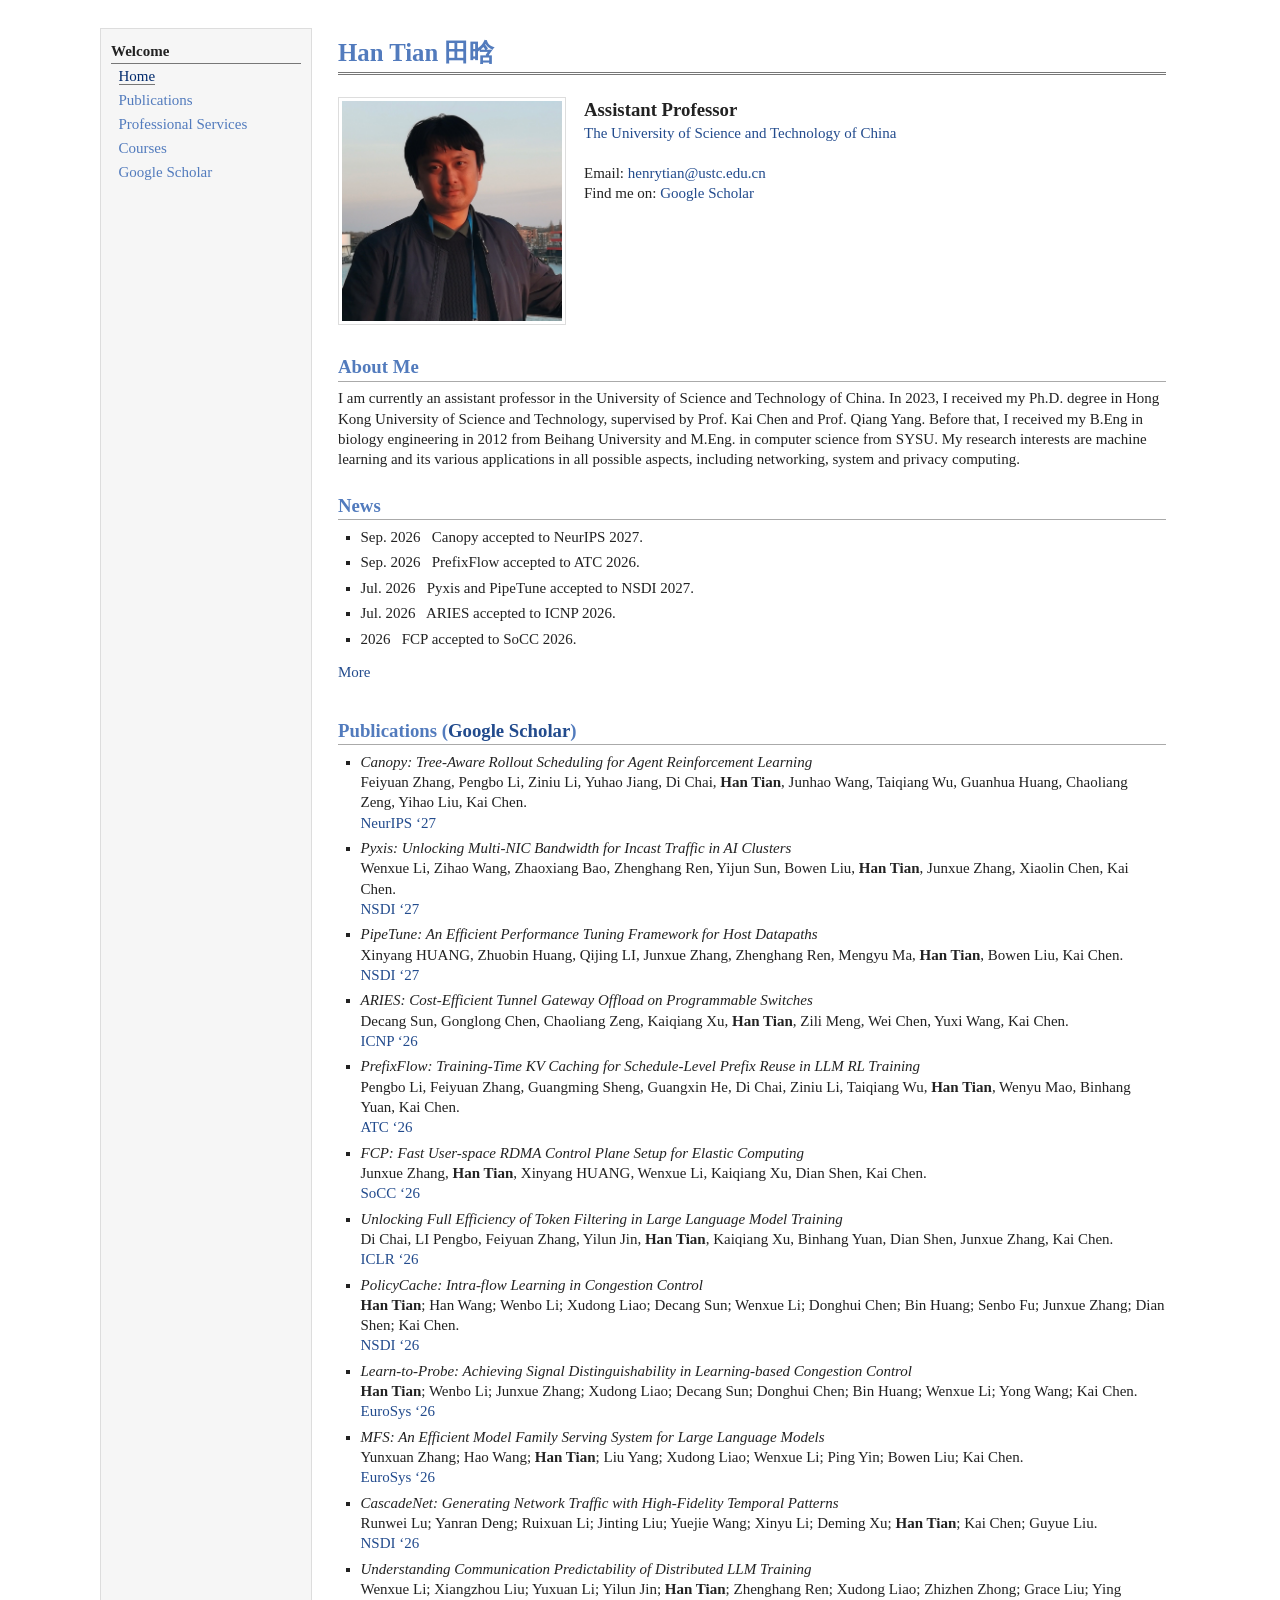
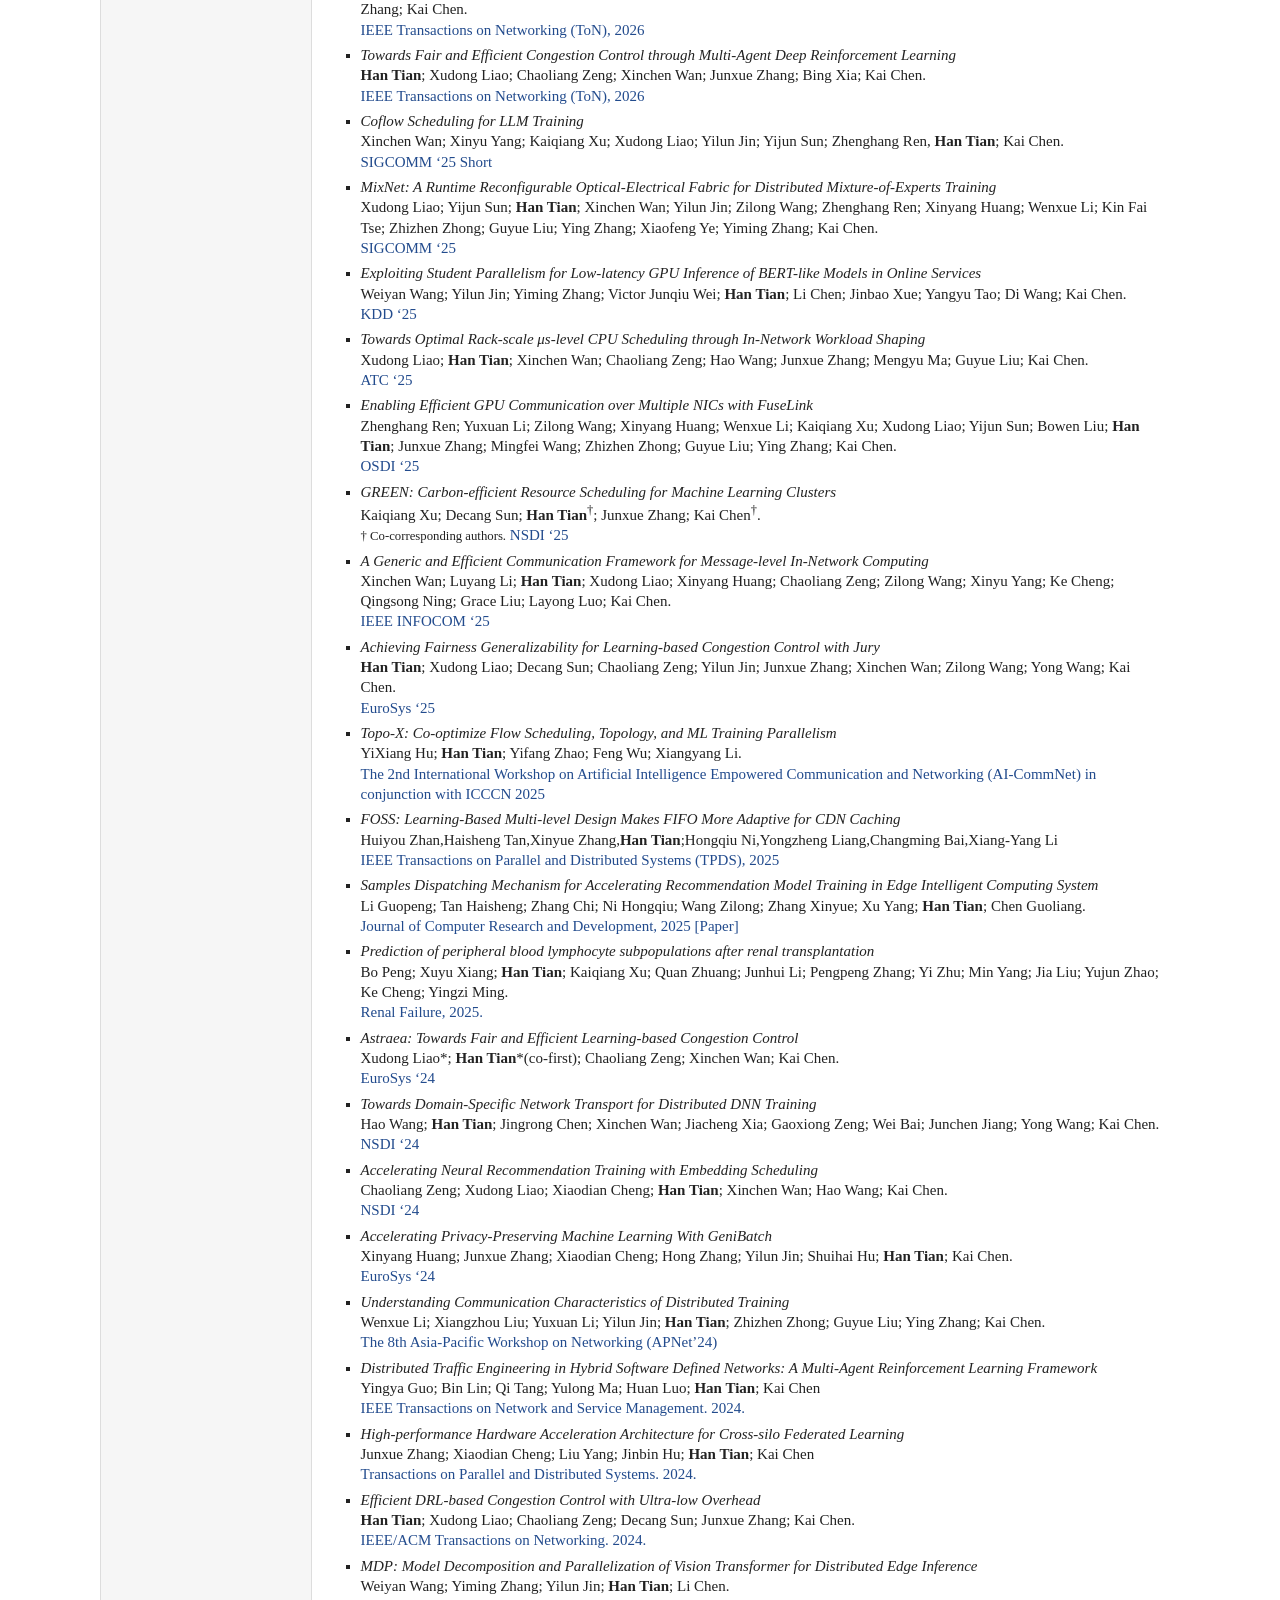
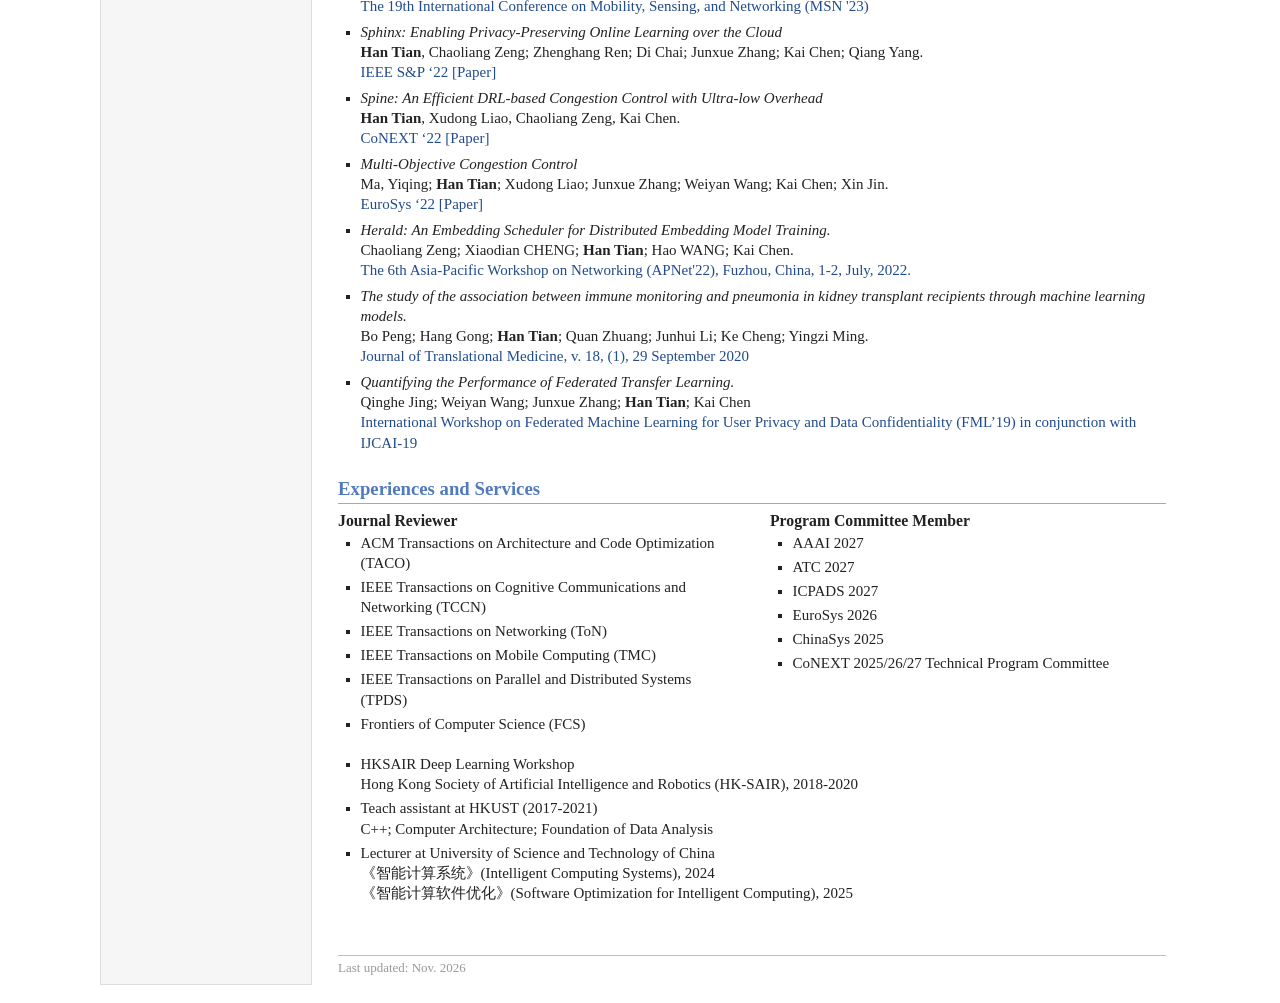
<file: index.html>
<!doctype html>
<html lang="en">
  <head>
    <meta charset="utf-8">
    <meta http-equiv="X-UA-Compatible" content="chrome=1">
    <title>Han Tian</title>

    <link rel="stylesheet" href="stylesheets/styles.css">
    <link rel="stylesheet" href="stylesheets/pygment_trac.css">
    <meta name="description" content="Homepage of Han Tian">
    <meta name="author" content="Han Tian">
    <meta name="viewport" content="width=device-width">
    <!--[if lt IE 9]>
    <script src="//html5shiv.googlecode.com/svn/trunk/html5.js"></script>
    <![endif]-->
  </head>
  <body>
    <table summary="Table for page layout." id="tlayout">
      <tr valign="top">
        <td id="layout-menu">
          <div class="menu-category">Welcome</div>
          <div class="menu-item"><a href="index.html" class="current">Home</a></div>
          <div class="menu-item"><a href="#publications">Publications</a></div>
          <div class="menu-item"><a href="#services">Professional Services</a></div>
          <div class="menu-item"><a href="courses/">Courses</a></div>
          <div class="menu-item"><a href="https://scholar.google.com/citations?user=XRZMwv4AAAAJ&amp;hl=en&amp;authuser=1">Google Scholar</a></div>
        </td>

        <td id="layout-content">
          <div id="toptitle">
            <h1>Han Tian 田晗</h1>
          </div>

          <table class="imgtable profile-table">
            <tr>
              <td>
                <img src="./new-avatar.jpg" alt="Han Tian" class="profile-photo" />
              </td>
              <td class="profile-info">
                <p>
                  <b class="profile-title">Assistant Professor</b><br />
                  <a href="https://www.ustc.edu.cn/">The University of Science and Technology of China</a><br />
                  <br />
                  Email: <a href="mailto:henrytian@ustc.edu.cn">henrytian@ustc.edu.cn</a><br />
                  Find me on:
                  <a href="https://scholar.google.com/citations?user=XRZMwv4AAAAJ&amp;hl=en&amp;authuser=1">Google Scholar</a>
                </p>
              </td>
            </tr>
          </table>

          <h2>About Me</h2>
          <p>I am currently an assistant professor in the University of Science and Technology of China. In 2023, I received my Ph.D. degree in Hong Kong University of Science and Technology, supervised by Prof. Kai Chen and Prof. Qiang Yang. Before that, I received my B.Eng in biology engineering in 2012 from Beihang University and M.Eng. in computer science from SYSU. My research interests are machine learning and its various applications in all possible aspects, including networking, system and privacy computing.</p>

          <h2>News</h2>
          <!-- News policy: list only major conference acceptances; journal publications and routine service updates should stay in Publications or Services. -->
          <ul id="news-list">
            <li><p>Sep. 2026&nbsp;&nbsp; Canopy accepted to NeurIPS 2027.</p></li>
            <li><p>Sep. 2026&nbsp;&nbsp; PrefixFlow accepted to ATC 2026.</p></li>
            <li><p>Jul. 2026&nbsp;&nbsp; Pyxis and PipeTune accepted to NSDI 2027.</p></li>
            <li><p>Jul. 2026&nbsp;&nbsp; ARIES accepted to ICNP 2026.</p></li>
            <li><p>2026&nbsp;&nbsp; FCP accepted to SoCC 2026.</p></li>
            <li><p>2026&nbsp;&nbsp; Unlocking Full Efficiency of Token Filtering in Large Language Model Training accepted to ICLR 2026.</p></li>
            <li><p>2026&nbsp;&nbsp; PolicyCache accepted to NSDI 2026.</p></li>
            <li><p>2026&nbsp;&nbsp; Learn-to-Probe and MFS accepted to EuroSys 2026.</p></li>
            <li><p>2026&nbsp;&nbsp; CascadeNet accepted to NSDI 2026.</p></li>
            <li><p>2025&nbsp;&nbsp; Coflow Scheduling for LLM Training and MixNet accepted to SIGCOMM 2025.</p></li>
            <li><p>2025&nbsp;&nbsp; GREEN accepted to NSDI 2025.</p></li>
          </ul>
          <a href="#" id="toggle-news" onclick="toggleNews(); return false;">More</a>

          <!-- <p style="color: red; font-weight: bold;">We are looking for PhD/Master students and interns in the area of machine learning, system and networking. If you are interested, please feel free to contact me.</p>
          -->
          <h2 id="publications"> Publications (<a href="https://scholar.google.com/citations?user=XRZMwv4AAAAJ&amp;hl=en&amp;authuser=1">Google Scholar</a>)</h2>
          <ul>
            <li>
              <p><em> Canopy: Tree-Aware Rollout Scheduling for Agent Reinforcement Learning </em><br />
                Feiyuan Zhang, Pengbo Li, Ziniu Li, Yuhao Jiang, Di Chai, <b>Han Tian</b>, Junhao Wang, Taiqiang Wu, Guanhua Huang, Chaoliang Zeng, Yihao Liu, Kai Chen. <br />
                <a>NeurIPS ‘27</a>
              </p>
            </li>
            <li>
              <p><em> Pyxis: Unlocking Multi-NIC Bandwidth for Incast Traffic in AI Clusters </em><br />
                Wenxue Li, Zihao Wang, Zhaoxiang Bao, Zhenghang Ren, Yijun Sun, Bowen Liu, <b>Han Tian</b>, Junxue Zhang, Xiaolin Chen, Kai Chen. <br />
                <a href="https://www.usenix.org/conference/nsdi27">NSDI ‘27</a>
              </p>
            </li>
            <li>
              <p><em> PipeTune: An Efficient Performance Tuning Framework for Host Datapaths </em><br />
                Xinyang HUANG, Zhuobin Huang, Qijing LI, Junxue Zhang, Zhenghang Ren, Mengyu Ma, <b>Han Tian</b>, Bowen Liu, Kai Chen. <br />
                <a href="https://www.usenix.org/conference/nsdi27">NSDI ‘27</a>
              </p>
            </li>
            <li>
              <p><em> ARIES: Cost-Efficient Tunnel Gateway Offload on Programmable Switches </em><br />
                Decang Sun, Gonglong Chen, Chaoliang Zeng, Kaiqiang Xu, <b>Han Tian</b>, Zili Meng, Wei Chen, Yuxi Wang, Kai Chen. <br />
                <a href="https://icnp26.cs.ucr.edu/">ICNP ‘26</a>
              </p>
            </li>
            <li>
              <p><em> PrefixFlow: Training-Time KV Caching for Schedule-Level Prefix Reuse in LLM RL Training </em><br />
                Pengbo Li, Feiyuan Zhang, Guangming Sheng, Guangxin He, Di Chai, Ziniu Li, Taiqiang Wu, <b>Han Tian</b>, Wenyu Mao, Binhang Yuan, Kai Chen. <br />
                <a href="https://www.usenix.org/conference/atc26">ATC ‘26</a>
              </p>
            </li>
            <li>
              <p><em> FCP: Fast User-space RDMA Control Plane Setup for Elastic Computing </em><br />
                Junxue Zhang, <b>Han Tian</b>, Xinyang HUANG, Wenxue Li, Kaiqiang Xu, Dian Shen, Kai Chen. <br />
                <a href="https://acmsocc.org/2026/">SoCC ‘26</a>
              </p>
            </li>
          <li>
            <p><em> Unlocking Full Efficiency of Token Filtering in Large Language Model Training </em><br />
              Di Chai, LI Pengbo, Feiyuan Zhang, Yilun Jin, <b>Han Tian</b>, Kaiqiang Xu, Binhang Yuan, Dian Shen, Junxue Zhang, Kai Chen. <br />
              <a href="https://iclr.cc/Conferences/2026">ICLR ‘26</a>
            </p>
          </li>
            <li>
              <p><em> PolicyCache: Intra-flow Learning in Congestion Control </em><br />
                <b>Han Tian</b>; Han Wang; Wenbo Li; Xudong Liao; Decang Sun; Wenxue Li; Donghui Chen; Bin Huang; Senbo Fu; Junxue Zhang; Dian Shen; Kai Chen. <br />
                <a href="https://www.usenix.org/conference/nsdi26">NSDI ‘26</a>
              </p>
            </li>
            <li>
              <p><em> Learn-to-Probe: Achieving Signal Distinguishability in Learning-based Congestion Control </em><br />
                <b>Han Tian</b>; Wenbo Li; Junxue Zhang; Xudong Liao; Decang Sun; Donghui Chen; Bin Huang; Wenxue Li; Yong Wang; Kai Chen. <br />
                <a href="https://2026.eurosys.org/">EuroSys ‘26</a>
              </p>
            </li>

            <li>
              <p><em> MFS: An Efficient Model Family Serving System for Large Language Models </em><br />
                Yunxuan Zhang; Hao Wang; <b>Han Tian</b>; Liu Yang; Xudong Liao; Wenxue Li; Ping Yin; Bowen Liu; Kai Chen. <br />
                <a href="https://2026.eurosys.org/">EuroSys ‘26</a>
              </p>
            </li>

            <li>
              <p><em> CascadeNet: Generating Network Traffic with High-Fidelity Temporal Patterns </em><br />
                Runwei Lu; Yanran Deng; Ruixuan Li; Jinting Liu; Yuejie Wang; Xinyu Li; Deming Xu; <b>Han Tian</b>; Kai Chen; Guyue Liu. <br />
                <a href="https://www.usenix.org/conference/nsdi26/presentation/lu-runwei">NSDI ‘26</a>
              </p>
            </li>
          <li>
            <p><em> Understanding Communication Predictability of Distributed LLM Training </em><br />
              Wenxue Li; Xiangzhou Liu; Yuxuan Li; Yilun Jin; <b>Han Tian</b>; Zhenghang Ren; Xudong Liao; Zhizhen Zhong; Grace Liu; Ying Zhang; Kai Chen. <br />
            <a href="https://ieeexplore.ieee.org/document/11667689">IEEE Transactions on Networking (ToN), 2026</a>
            </p>
          </li>
          <li>
            <p><em> Towards Fair and Efficient Congestion Control through Multi-Agent Deep Reinforcement Learning </em><br />
              <b>Han Tian</b>; Xudong Liao; Chaoliang Zeng; Xinchen Wan; Junxue Zhang; Bing Xia; Kai Chen. <br />
            <a> IEEE Transactions on Networking (ToN), 2026</a>
            </p>
          </li>
            <li>
              <p><em> Coflow Scheduling for LLM Training </em><br />
                Xinchen Wan; Xinyu Yang; Kaiqiang Xu; Xudong Liao; Yilun Jin; Yijun Sun; Zhenghang Ren, <b>Han Tian</b>; Kai Chen. <br />
                <a href="https://conferences.sigcomm.org/sigcomm/2025/cfp/">SIGCOMM ‘25 Short</a>
              </p>
            </li>
            <li>
              <p><em> MixNet: A Runtime Reconfigurable Optical-Electrical Fabric for Distributed Mixture-of-Experts Training </em><br />
                Xudong Liao; Yijun Sun; <b>Han Tian</b>; Xinchen Wan; Yilun Jin; Zilong Wang; Zhenghang Ren; Xinyang Huang; Wenxue Li; Kin Fai Tse; Zhizhen Zhong; Guyue Liu; Ying Zhang; Xiaofeng Ye; Yiming Zhang; Kai Chen. <br />
                <a href="https://conferences.sigcomm.org/sigcomm/2025/cfp/">SIGCOMM ‘25</a>
              </p>
            </li>
            <li>
              <p><em> Exploiting Student Parallelism for Low-latency GPU Inference of BERT-like Models in Online Services </em><br />
                Weiyan Wang; Yilun Jin; Yiming Zhang; Victor Junqiu Wei; <b>Han Tian</b>; Li Chen; Jinbao Xue; Yangyu Tao; Di Wang; Kai Chen. <br />
                <a href="https://kdd2025.kdd.org/">KDD ‘25</a>
              </p>
            </li>

            <li>
              <p><em>  Towards Optimal Rack-scale μs-level CPU Scheduling through In-Network Workload Shaping </em><br />
                Xudong Liao; <b>Han Tian</b>; Xinchen Wan; Chaoliang Zeng; Hao Wang; Junxue Zhang; Mengyu Ma; Guyue Liu; Kai Chen. <br />
                <a href="https://www.usenix.org/conference/atc25">ATC ‘25</a>
              </p>
            </li>

            <li>
              <p><em> Enabling Efficient GPU Communication over Multiple NICs with FuseLink </em><br />
                Zhenghang Ren; Yuxuan Li; Zilong Wang; Xinyang Huang; Wenxue Li; Kaiqiang Xu; Xudong Liao; Yijun Sun; Bowen Liu; <b>Han Tian</b>; Junxue Zhang; Mingfei Wang; Zhizhen Zhong; Guyue Liu; Ying Zhang; Kai Chen. <br />
                <a href="https://www.usenix.org/conference/osdi25">OSDI ‘25</a>
              </p>
            </li>

            <li>
              <p><em> GREEN: Carbon-efficient Resource Scheduling for Machine Learning Clusters </em><br />
                Kaiqiang Xu; Decang Sun; <b>Han Tian</b><sup>†</sup>; Junxue Zhang; Kai Chen<sup>†</sup>. <br />
                <small>† Co-corresponding authors.</small>
                <a href="https://www.usenix.org/conference/nsdi25">NSDI ‘25</a>
              </p>
            </li>
            <li>
              <p><em> A Generic and Efficient Communication Framework for Message-level In-Network Computing </em><br />
                Xinchen Wan; Luyang Li; <b>Han Tian</b>; Xudong Liao; Xinyang Huang; Chaoliang Zeng; Zilong Wang; Xinyu Yang; Ke Cheng; Qingsong Ning; Grace Liu; Layong Luo; Kai Chen. <br />
                <a href="https://infocom2025.ieee-infocom.org/">IEEE INFOCOM ‘25</a>
              </p>
            </li>

            <li>
              <p><em> Achieving Fairness Generalizability for Learning-based Congestion Control with Jury </em><br />
                <b>Han Tian</b>; Xudong Liao; Decang Sun; Chaoliang Zeng; Yilun Jin; Junxue Zhang; Xinchen Wan; Zilong Wang; Yong Wang; Kai Chen. <br />
                <a href="https://2025.eurosys.org/">EuroSys ‘25</a>
              </p>
            </li>
            <li>
              <p><em> Topo-X: Co-optimize Flow Scheduling, Topology, and ML Training Parallelism </em><br />
                YiXiang Hu; <b>Han Tian</b>; Yifang Zhao; Feng Wu; Xiangyang Li. <br />
                <a href="http://www.icccn.org/">The 2nd International Workshop on Artificial Intelligence Empowered Communication and Networking (AI-CommNet) in conjunction with ICCCN 2025</a>
              </p>
            </li>
          <li>
            <p><em> FOSS: Learning-Based Multi-level Design Makes FIFO More Adaptive for CDN Caching </em><br />
              Huiyou Zhan,Haisheng Tan,Xinyue Zhang,<b>Han Tian</b>;Hongqiu Ni,Yongzheng Liang,Changming Bai,Xiang-Yang Li <br />
              <a>IEEE Transactions on Parallel and Distributed Systems (TPDS), 2025</a>
            </p>
          </li>
            <li>
              <p><em> Samples Dispatching Mechanism for Accelerating Recommendation Model Training in Edge Intelligent Computing System </em><br />
                Li Guopeng; Tan Haisheng; Zhang Chi; Ni Hongqiu; Wang Zilong; Zhang Xinyue; Xu Yang; <b>Han Tian</b>; Chen Guoliang. <br />
                <a href="https://crad.ict.ac.cn/">Journal of Computer Research and Development, 2025</a>
                <a href="https://doi.org/10.7544/issn1000-1239.202550128">[Paper]</a>
              </p>
            </li>
            <li>
              <p><em> Prediction of peripheral blood lymphocyte subpopulations after renal transplantation </em><br />
                Bo Peng; Xuyu Xiang; <b>Han Tian</b>; Kaiqiang Xu; Quan Zhuang; Junhui Li; Pengpeng Zhang; Yi Zhu; Min Yang; Jia Liu; Yujun Zhao; Ke Cheng; Yingzi Ming. <br />
             <a> Renal Failure, 2025.</a>
              </p>
            </li>
            <li>
              <p><em> Astraea: Towards Fair and Efficient Learning-based Congestion Control </em><br />
                Xudong Liao*; <b>Han Tian</b>*(co-first); Chaoliang Zeng; Xinchen Wan; Kai Chen. <br />
                <a href="https://2024.eurosys.org/">EuroSys ‘24</a>
              </p>
            </li>

            <li>
              <p><em> Towards Domain-Specific Network Transport for Distributed DNN Training </em><br />
                Hao Wang; <b>Han Tian</b>; Jingrong Chen; Xinchen Wan; Jiacheng Xia; Gaoxiong Zeng; Wei Bai; Junchen Jiang; Yong Wang; Kai Chen. <br />
             <a href="https://www.usenix.org/conference/nsdi24">NSDI ‘24</a>
              </p>
            </li>

            <li>
              <p><em> Accelerating Neural Recommendation Training with Embedding Scheduling </em><br />
                Chaoliang Zeng; Xudong Liao; Xiaodian Cheng; <b>Han Tian</b>; Xinchen Wan; Hao Wang; Kai Chen. <br />
             <a href="https://www.usenix.org/conference/nsdi24">NSDI ‘24</a>
              </p>
            </li>

            <li>
              <p><em> Accelerating Privacy-Preserving Machine Learning With GeniBatch </em><br />
                Xinyang Huang; Junxue Zhang; Xiaodian Cheng; Hong Zhang; Yilun Jin; Shuihai Hu; <b>Han Tian</b>; Kai Chen. <br />
             <a href="https://2024.eurosys.org/">EuroSys ‘24</a>
              </p>
            </li>
            <li>
              <p><em> Understanding Communication Characteristics of Distributed Training </em><br />
                Wenxue Li; Xiangzhou Liu; Yuxuan Li; Yilun Jin; <b>Han Tian</b>; Zhizhen Zhong; Guyue Liu; Ying Zhang; Kai Chen. <br />
                <a href="https://apnet2024.github.io/">The 8th Asia-Pacific Workshop on Networking (APNet’24)</a>
              </p>
            </li>
            <li>
              <p><em>Distributed Traffic Engineering in Hybrid Software Defined Networks: A Multi-Agent Reinforcement Learning Framework </em><br/>
              Yingya Guo; Bin Lin; Qi Tang; Yulong Ma; Huan Luo; <b>Han Tian</b>; Kai Chen <br />
             <a> IEEE Transactions on Network and Service Management. 2024.</a>
              </p>
            </li>

            <li>
              <p><em>High-performance Hardware Acceleration Architecture for Cross-silo Federated Learning </em><br/>
              Junxue Zhang; Xiaodian Cheng; Liu Yang; Jinbin Hu; <b>Han Tian</b>; Kai Chen <br />
             <a> Transactions on Parallel and Distributed Systems. 2024.</a>
              </p>
            </li>
            <li>
              <p><em> Efficient DRL-based Congestion Control with Ultra-low Overhead </em><br />
                <b>Han Tian</b>; Xudong Liao; Chaoliang Zeng; Decang Sun; Junxue Zhang; Kai Chen. <br />
             <a> IEEE/ACM Transactions on Networking. 2024. </a>
              </p>
            </li>
            <li>
              <p><em> MDP: Model Decomposition and Parallelization of Vision Transformer for Distributed Edge Inference </em><br />
                Weiyan Wang; Yiming Zhang; Yilun Jin;  <b>Han Tian</b>; Li Chen. <br />
            <a href="https://ieee-msn.org/2023/"> The 19th International Conference on Mobility, Sensing, and Networking (MSN '23) </a>
              </p>
            </li>
            <li>
              <p><em> Sphinx: Enabling Privacy-Preserving Online Learning over the Cloud </em><br />
               <b> Han Tian</b>, Chaoliang Zeng; Zhenghang Ren; Di Chai; Junxue Zhang; Kai Chen; Qiang Yang. <br />
           <a href="https://www.ieee-security.org/TC/SP2022/">IEEE S&amp;P ‘22</a>
           <a href="https://ieeexplore.ieee.org/document/9833648/">[Paper]</a>
              </p>
            </li>
            <li>
              <p><em> Spine: An Efficient DRL-based Congestion Control with Ultra-low Overhead </em><br />
                <b>Han Tian</b>, Xudong Liao, Chaoliang Zeng, Kai Chen. <br />
             <a href="https://conferences2.sigcomm.org/co-next/2022">CoNEXT ‘22</a>
             <a>[Paper]</a>
              </p>
            </li>
            <li>
              <p><em> Multi-Objective Congestion Control</em><br />
                Ma, Yiqing; <b>Han Tian</b>; Xudong Liao; Junxue Zhang; Weiyan Wang; Kai Chen; Xin Jin. <br />
             <a href="https://2022.eurosys.org/">EuroSys ‘22</a>
             <a href="https://arxiv.org/pdf/2107.01427.pdf">[Paper]</a>
              </p>
            </li>
            <li>
              <p><em>Herald: An Embedding Scheduler for Distributed Embedding Model Training.</em><br/>
                Chaoliang Zeng; Xiaodian CHENG; <b>Han Tian</b>; Hao WANG; Kai Chen. <br/>
                <a>The 6th Asia-Pacific Workshop on Networking (APNet'22), Fuzhou, China, 1-2, July, 2022.</a>
              </p>
            </li>
            <li>
              <p><em>The study of the association between immune monitoring and pneumonia in kidney transplant recipients through machine learning models.</em><br />
                Bo Peng; Hang Gong; <b>Han Tian</b>; Quan Zhuang;  Junhui Li; Ke Cheng; Yingzi Ming.<br />
                <a href="https://translational-medicine.biomedcentral.com/"> Journal of Translational Medicine, v. 18, (1), 29 September 2020</a>
              </p>
            </li>
            <li>
              <p><em>Quantifying the Performance of Federated Transfer Learning.</em><br />
                Qinghe Jing; Weiyan Wang; Junxue Zhang; <b>Han Tian</b>; Kai Chen<br />
            <a> International Workshop on Federated Machine Learning for User Privacy and Data Confidentiality (FML’19) in conjunction with IJCAI-19</a>
              </p>
            </li>
          </ul>

        <h2 id="services">Experiences and Services</h2>
        <div class="service-columns">
          <div class="service-section">
            <h3>Journal Reviewer</h3>
            <ul>
              <li>ACM Transactions on Architecture and Code Optimization (TACO)</li>
              <li>IEEE Transactions on Cognitive Communications and Networking (TCCN)</li>
              <li>IEEE Transactions on Networking (ToN)</li>
              <li>IEEE Transactions on Mobile Computing (TMC)</li>
              <li>IEEE Transactions on Parallel and Distributed Systems (TPDS)</li>
              <li>Frontiers of Computer Science (FCS)</li>
            </ul>
          </div>
          <div class="service-section">
            <h3>Program Committee Member</h3>
            <ul>
              <li>AAAI 2027</li>
              <li>ATC 2027</li>
              <li>ICPADS 2027</li>
              <li>EuroSys 2026</li>
              <li>ChinaSys 2025</li>
              <li>CoNEXT 2025/26/27 Technical Program Committee</li>
            </ul>
          </div>
        </div>
        <ul>
          <!-- <li> Object Detection with Deep Learning Workshop Lecturer<br />
               HKUST Big Data Institute (BDI), Hong Kong, May 2018 <br />
          </li> -->
          <li> HKSAIR Deep Learning Workshop <br />
            Hong Kong Society of Artificial Intelligence and Robotics (HK-SAIR), 2018-2020
          </li> 
          <li>Teach assistant at HKUST (2017-2021) <br />
            C++; Computer Architecture; Foundation of Data Analysis <br />
          </li>
          <li>Lecturer at University of Science and Technology of China<br />
            《智能计算系统》(Intelligent Computing Systems), 2024<br />
            《智能计算软件优化》(Software Optimization for Intelligent Computing), 2025<br />
          </li>
        </ul>
        <div id="footer">
          <div id="footer-text">Last updated: Nov. 2026</div>
        </div>
      </td>
    </tr>
  </table>

    <script>
      function toggleNews() {
        const newsList = document.getElementById('news-list');
        const toggleLink = document.getElementById('toggle-news');
        const isExpanded = toggleLink.textContent === 'Less';

        for (let i = 5; i < newsList.children.length; i++) {
          newsList.children[i].style.display = isExpanded ? 'none' : 'list-item';
        }

        toggleLink.textContent = isExpanded ? 'More' : 'Less';
      }
    </script>
  </body>
</html>
</file>
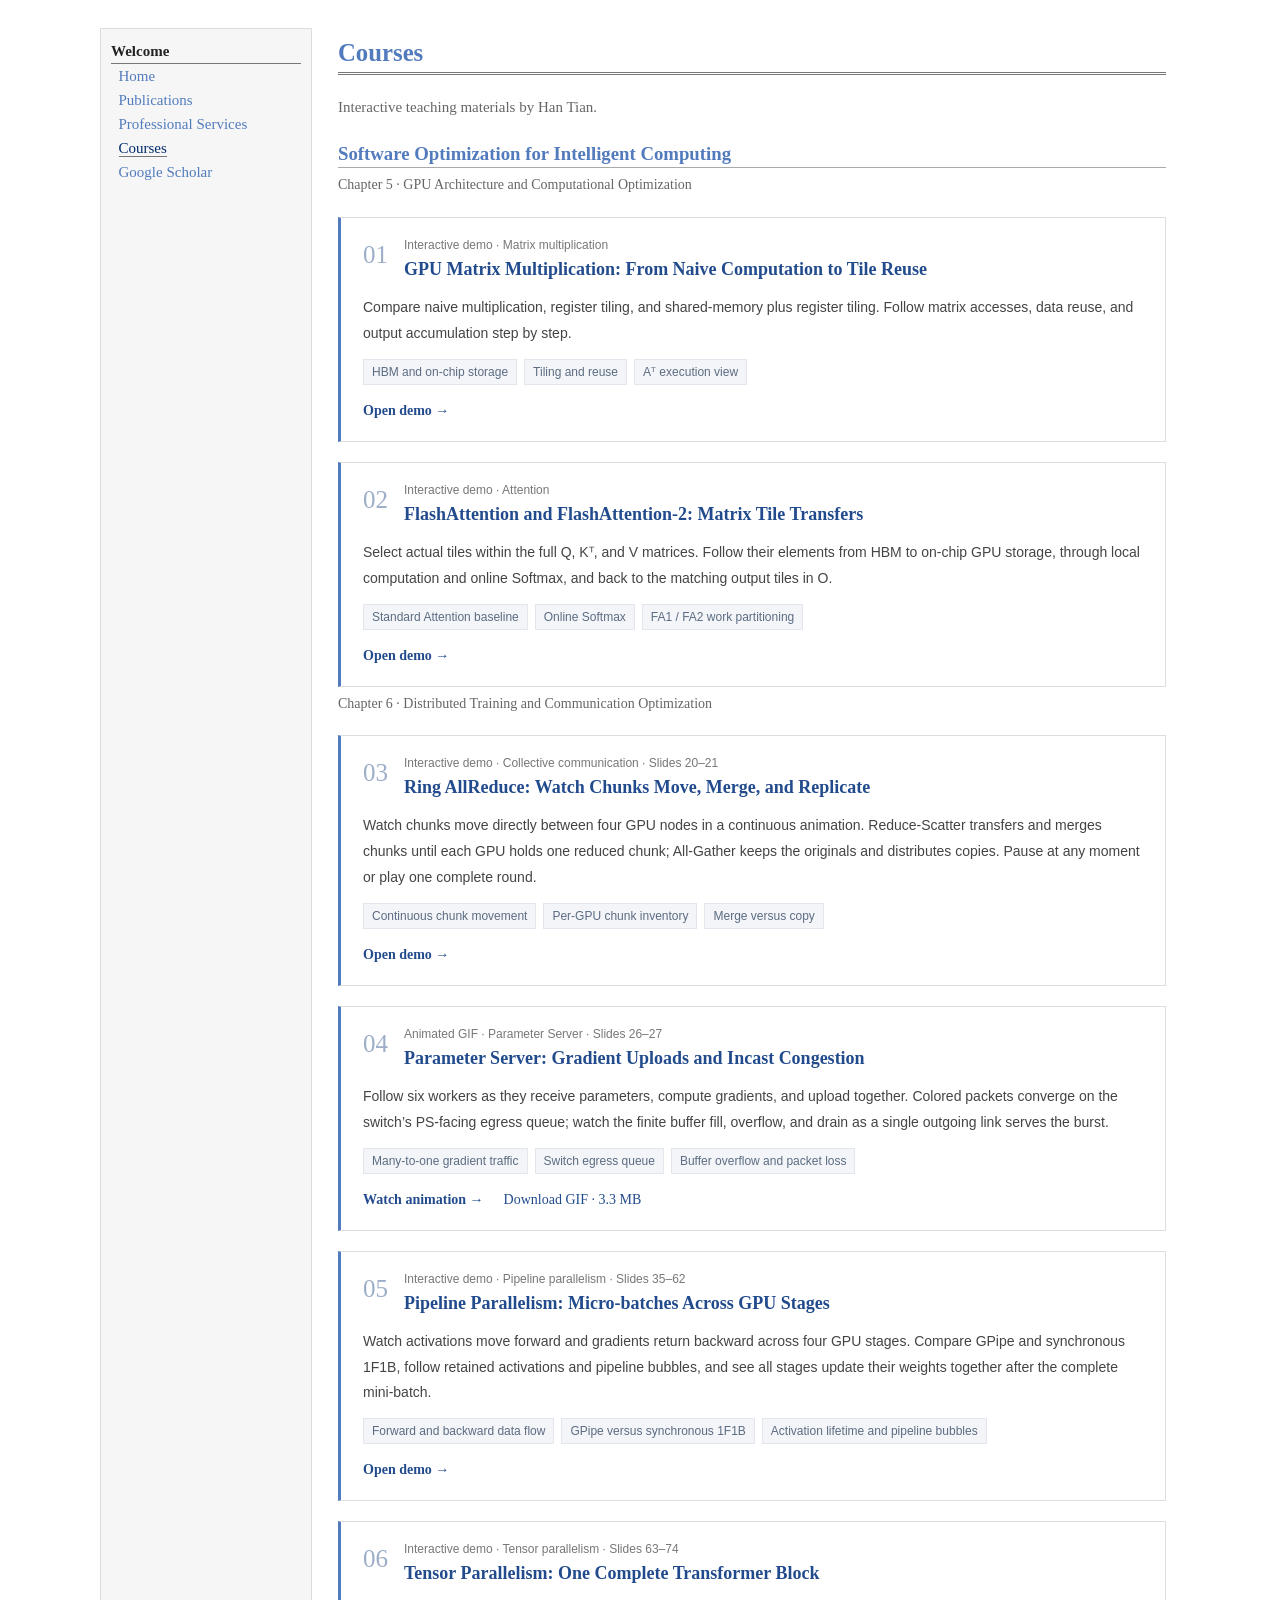
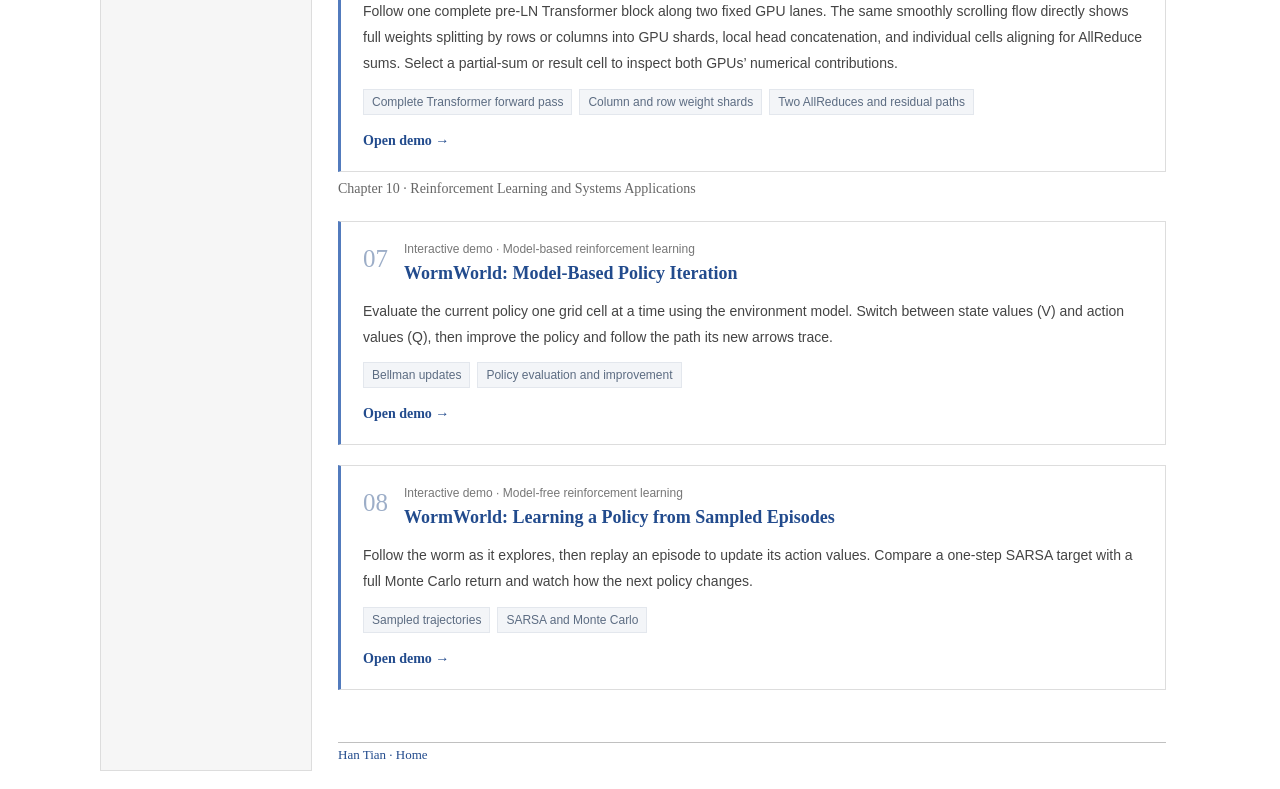
<file: courses/index.html>
<!doctype html><html lang="en"><head><meta charset="utf-8"><meta name="viewport" content="width=device-width, initial-scale=1"><title>Courses | Han Tian</title><meta name="description" content="Interactive course materials: GPU matrix multiplication, FlashAttention, Ring AllReduce, Parameter Server incast, pipeline and tensor parallelism, and model-based and model-free policy iteration in WormWorld."><meta name="author" content="Han Tian"><link rel="stylesheet" href="../stylesheets/styles.css"><link rel="stylesheet" href="courses.css"></head><body><table summary="Page layout" id="tlayout"><tr valign="top"><td id="layout-menu"><nav aria-label="Main navigation">
<div class="menu-category">Welcome</div>
<div class="menu-item"><a href="../index.html">Home</a></div>
<div class="menu-item"><a href="../index.html#publications">Publications</a></div>
<div class="menu-item"><a href="../index.html#services">Professional Services</a></div>
<div class="menu-item"><a href="./" class="current" aria-current="page">Courses</a></div>
<div class="menu-item"><a href="https://scholar.google.com/citations?user=XRZMwv4AAAAJ&amp;hl=en&amp;authuser=1">Google Scholar</a></div>
</nav></td><td id="layout-content"><main>
<div class="course-top"><div id="toptitle"><h1>Courses</h1></div></div>
<p class="intro">Interactive teaching materials by Han Tian.</p>
<section aria-labelledby="course-title">
<h2 id="course-title">Software Optimization for Intelligent Computing</h2>
<p class="course-subtitle">Chapter 5 · GPU Architecture and Computational Optimization</p>
<div class="resource-list">
<article class="resource" aria-labelledby="matmul-title"><div class="resource-heading"><span class="resource-number">01</span><div><p class="resource-type">Interactive demo · Matrix multiplication</p><h3 id="matmul-title"><a href="demos/matmul.html">GPU Matrix Multiplication: From Naive Computation to Tile Reuse</a></h3></div></div>
<p>Compare naive multiplication, register tiling, and shared-memory plus register tiling. Follow matrix accesses, data reuse, and output accumulation step by step.</p>
<ul class="topics"><li>HBM and on-chip storage</li><li>Tiling and reuse</li><li>Aᵀ execution view</li></ul>
<div class="resource-actions"><a class="open-demo" href="demos/matmul.html">Open demo →</a></div></article>
<article class="resource" aria-labelledby="attention-title"><div class="resource-heading"><span class="resource-number">02</span><div><p class="resource-type">Interactive demo · Attention</p><h3 id="attention-title"><a href="demos/flashattention.html">FlashAttention and FlashAttention-2: Matrix Tile Transfers</a></h3></div></div>
<p>Select actual tiles within the full Q, Kᵀ, and V matrices. Follow their elements from HBM to on-chip GPU storage, through local computation and online Softmax, and back to the matching output tiles in O.</p>
<ul class="topics"><li>Standard Attention baseline</li><li>Online Softmax</li><li>FA1 / FA2 work partitioning</li></ul>
<div class="resource-actions"><a class="open-demo" href="demos/flashattention.html">Open demo →</a></div></article>
</div>
<p class="course-subtitle">Chapter 6 · Distributed Training and Communication Optimization</p>
<div class="resource-list">
<article class="resource" aria-labelledby="allreduce-title"><div class="resource-heading"><span class="resource-number">03</span><div><p class="resource-type">Interactive demo · Collective communication · Slides 20–21</p><h3 id="allreduce-title"><a href="demos/ring-allreduce.html">Ring AllReduce: Watch Chunks Move, Merge, and Replicate</a></h3></div></div>
<p>Watch chunks move directly between four GPU nodes in a continuous animation. Reduce-Scatter transfers and merges chunks until each GPU holds one reduced chunk; All-Gather keeps the originals and distributes copies. Pause at any moment or play one complete round.</p>
<ul class="topics"><li>Continuous chunk movement</li><li>Per-GPU chunk inventory</li><li>Merge versus copy</li></ul>
<div class="resource-actions"><a class="open-demo" href="demos/ring-allreduce.html">Open demo →</a></div></article>
<article class="resource" aria-labelledby="incast-title"><div class="resource-heading"><span class="resource-number">04</span><div><p class="resource-type">Animated GIF · Parameter Server · Slides 26–27</p><h3 id="incast-title"><a href="demos/parameter-server-incast.html">Parameter Server: Gradient Uploads and Incast Congestion</a></h3></div></div>
<p>Follow six workers as they receive parameters, compute gradients, and upload together. Colored packets converge on the switch’s PS-facing egress queue; watch the finite buffer fill, overflow, and drain as a single outgoing link serves the burst.</p>
<ul class="topics"><li>Many-to-one gradient traffic</li><li>Switch egress queue</li><li>Buffer overflow and packet loss</li></ul>
<div class="resource-actions"><a class="open-demo" href="demos/parameter-server-incast.html">Watch animation →</a><a href="demos/assets/parameter-server-incast.gif" download="parameter-server-incast.gif">Download GIF · 3.3 MB</a></div></article>
<article class="resource" aria-labelledby="pipeline-title"><div class="resource-heading"><span class="resource-number">05</span><div><p class="resource-type">Interactive demo · Pipeline parallelism · Slides 35–62</p><h3 id="pipeline-title"><a href="demos/pipeline-parallelism.html">Pipeline Parallelism: Micro-batches Across GPU Stages</a></h3></div></div>
<p>Watch activations move forward and gradients return backward across four GPU stages. Compare GPipe and synchronous 1F1B, follow retained activations and pipeline bubbles, and see all stages update their weights together after the complete mini-batch.</p>
<ul class="topics"><li>Forward and backward data flow</li><li>GPipe versus synchronous 1F1B</li><li>Activation lifetime and pipeline bubbles</li></ul>
<div class="resource-actions"><a class="open-demo" href="demos/pipeline-parallelism.html">Open demo →</a></div></article>
<article class="resource" aria-labelledby="tensor-title"><div class="resource-heading"><span class="resource-number">06</span><div><p class="resource-type">Interactive demo · Tensor parallelism · Slides 63–74</p><h3 id="tensor-title"><a href="demos/tensor-parallelism.html">Tensor Parallelism: One Complete Transformer Block</a></h3></div></div>
<p>Follow one complete pre-LN Transformer block along two fixed GPU lanes. The same smoothly scrolling flow directly shows full weights splitting by rows or columns into GPU shards, local head concatenation, and individual cells aligning for AllReduce sums. Select a partial-sum or result cell to inspect both GPUs’ numerical contributions.</p>
<ul class="topics"><li>Complete Transformer forward pass</li><li>Column and row weight shards</li><li>Two AllReduces and residual paths</li></ul>
<div class="resource-actions"><a class="open-demo" href="demos/tensor-parallelism.html">Open demo →</a></div></article>
</div>
<p class="course-subtitle" id="reinforcement-learning">Chapter 10 · Reinforcement Learning and Systems Applications</p>
<div class="resource-list">
<article class="resource" aria-labelledby="wormworld-model-title"><div class="resource-heading"><span class="resource-number">07</span><div><p class="resource-type">Interactive demo · Model-based reinforcement learning</p><h3 id="wormworld-model-title"><a href="demos/wormworld-policy-iteration.html">WormWorld: Model-Based Policy Iteration</a></h3></div></div>
<p>Evaluate the current policy one grid cell at a time using the environment model. Switch between state values (V) and action values (Q), then improve the policy and follow the path its new arrows trace.</p>
<ul class="topics"><li>Bellman updates</li><li>Policy evaluation and improvement</li></ul>
<div class="resource-actions"><a class="open-demo" href="demos/wormworld-policy-iteration.html">Open demo →</a></div></article>
<article class="resource" aria-labelledby="wormworld-sample-title"><div class="resource-heading"><span class="resource-number">08</span><div><p class="resource-type">Interactive demo · Model-free reinforcement learning</p><h3 id="wormworld-sample-title"><a href="demos/wormworld-sample-policy-iteration.html">WormWorld: Learning a Policy from Sampled Episodes</a></h3></div></div>
<p>Follow the worm as it explores, then replay an episode to update its action values. Compare a one-step SARSA target with a full Monte Carlo return and watch how the next policy changes.</p>
<ul class="topics"><li>Sampled trajectories</li><li>SARSA and Monte Carlo</li></ul>
<div class="resource-actions"><a class="open-demo" href="demos/wormworld-sample-policy-iteration.html">Open demo →</a></div></article>
</div></section></main>
<div id="footer"><div id="footer-text"><a href="../index.html">Han Tian · Home</a></div></div></td></tr></table>
</body></html>
</file>
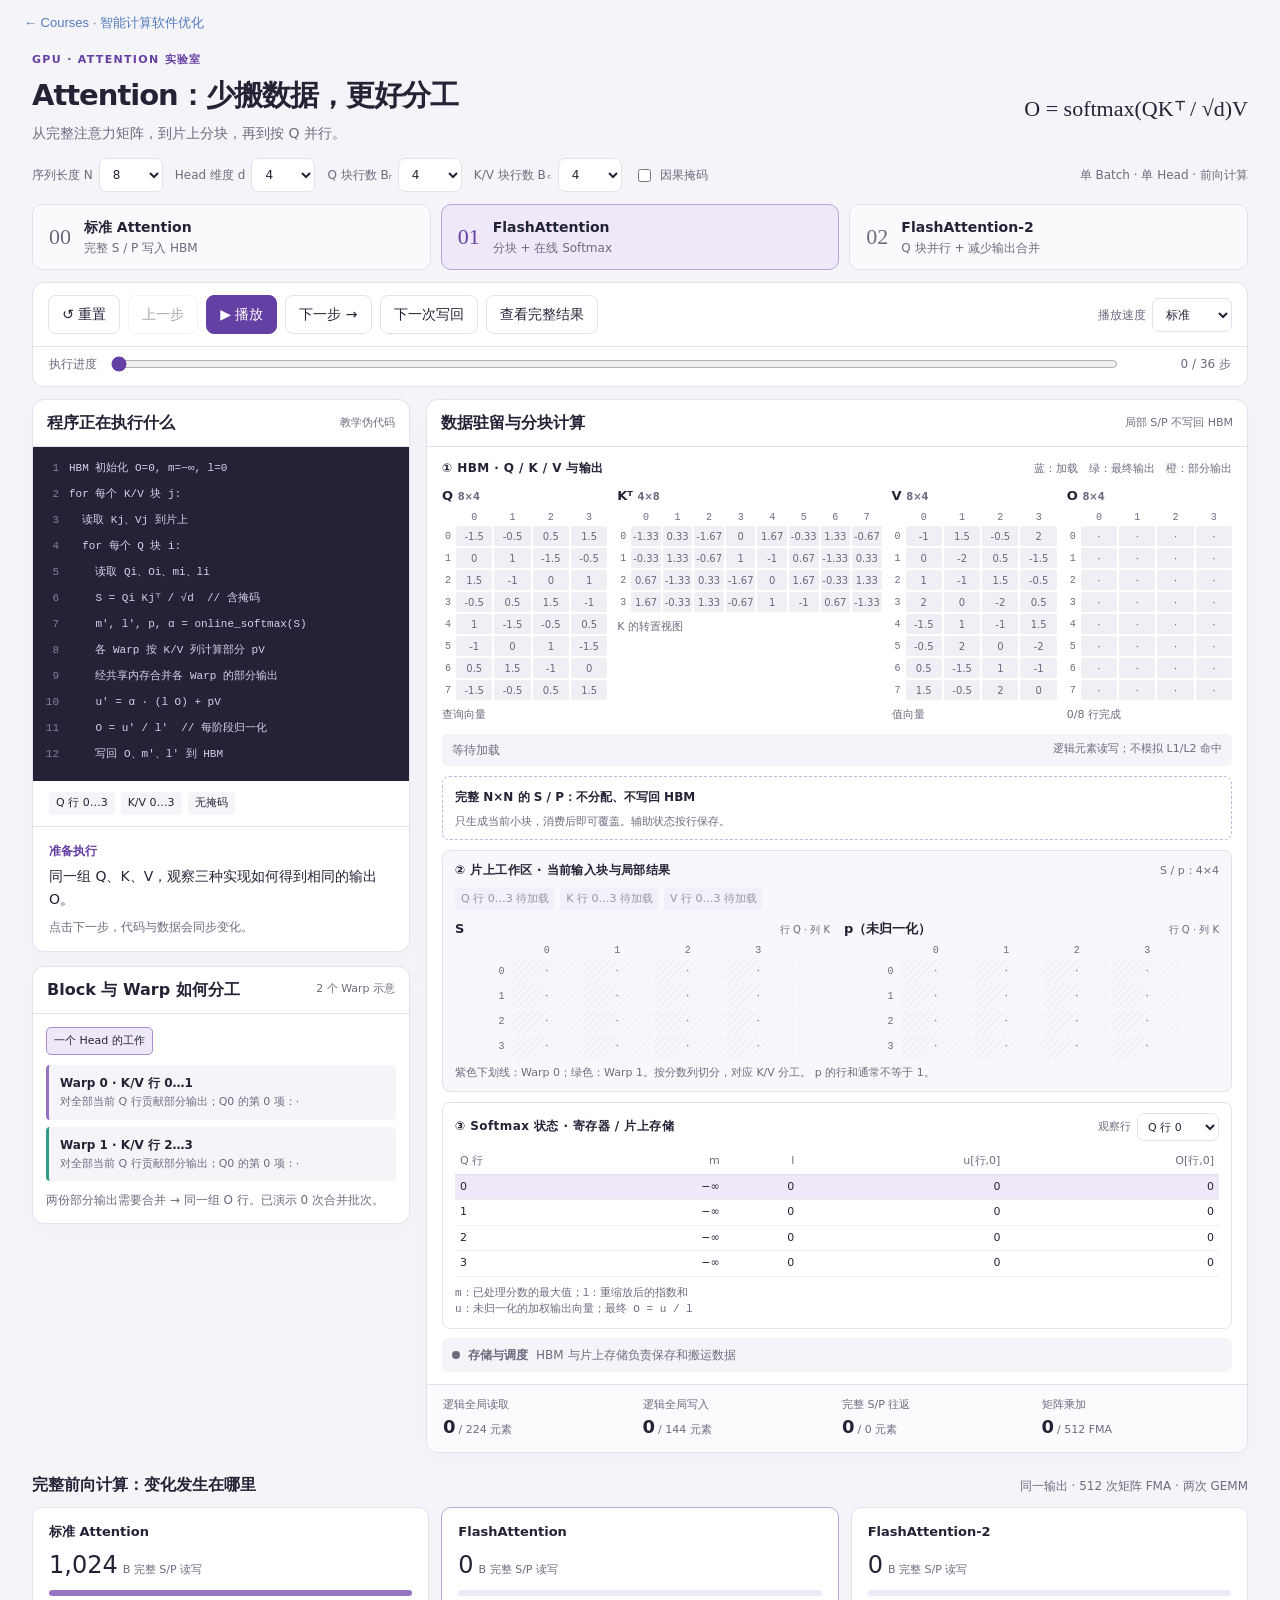
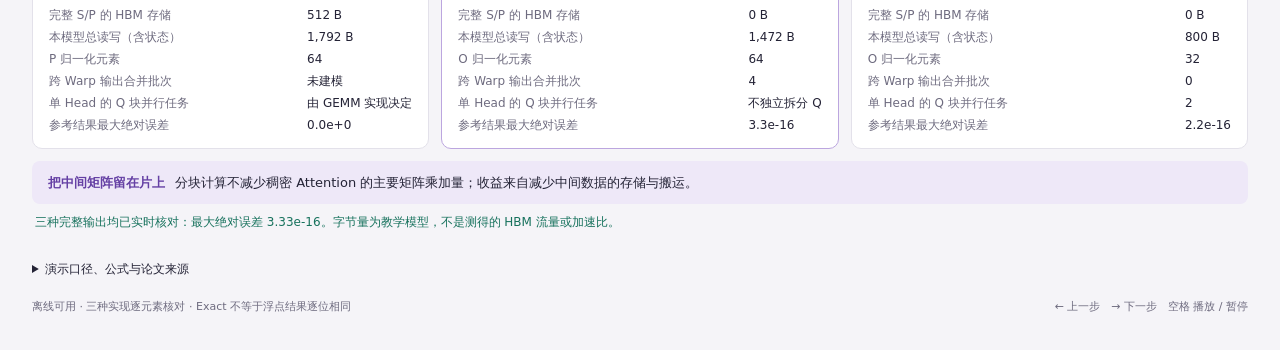
<file: courses/demos/flashattention-detail.html>
<!doctype html>
<html lang="zh-CN"><head><meta charset="utf-8"><meta name="viewport" content="width=device-width,initial-scale=1"><title>FlashAttention 与 FlashAttention-2：从程序到数据流</title><style>

:root{color-scheme:light;--bg:#f5f4f8;--surface:#fff;--ink:#242336;--muted:#6e6b7f;--line:#e3e1ea;--purple:#6540a4;--purple-soft:#eee8f8;--a:#287bb3;--a-soft:#e5f2fc;--b:#128778;--b-soft:#e2f5ee;--c:#93632a;--c-soft:#fff1d9;--dark:#242237;--success:#17725d;--shadow:0 7px 24px #28203f06;font-family:Inter,"PingFang SC","Microsoft YaHei",system-ui,sans-serif;font-size:14px;line-height:1.5}
*{box-sizing:border-box}body{margin:0;background:var(--bg);color:var(--ink)}button,input,select{font:inherit}button,select{cursor:pointer}button:focus-visible,input:focus-visible,select:focus-visible,summary:focus-visible{outline:3px solid #8c6bd7;outline-offset:3px}button{border:1px solid var(--line);background:var(--surface);color:var(--ink);border-radius:8px;padding:8px 13px;min-height:38px}button:hover:not(:disabled){background:var(--purple-soft)}button:disabled{opacity:.4;cursor:default}button.primary{background:var(--purple);color:white;border-color:var(--purple)}button.primary:hover:not(:disabled){background:#52308e}a{color:var(--purple)}.shell{max-width:1520px;margin:auto;padding:26px 32px 34px}.eyebrow{color:var(--purple);letter-spacing:.12em;font-size:11px;font-weight:650;margin-bottom:5px}.heading{display:flex;justify-content:space-between;align-items:center;gap:20px}h1{font-size:29px;letter-spacing:-.035em;margin:0;font-weight:650}h2{font-size:16px;margin:0;font-weight:650}h3{font-size:13px;margin:0;font-weight:650}p{margin:0}.subhead{color:var(--muted);margin-top:6px}.equation{font-family:Georgia,serif;font-size:25px;white-space:nowrap}.config{display:flex;flex-wrap:wrap;align-items:center;gap:12px;margin:19px 0 15px}.config label{display:flex;align-items:center;gap:6px;font-size:12px;color:var(--muted)}select{border:1px solid var(--line);border-radius:7px;padding:6px 25px 6px 9px;color:var(--ink);background:var(--surface);min-height:34px}.config .format{margin-left:auto}.tabs{display:grid;grid-template-columns:repeat(3,1fr);gap:10px;margin-bottom:15px}.method{text-align:left;padding:12px 16px;border-radius:10px;background:#faf9fc;display:flex;align-items:center;gap:13px}.method .num{font:500 22px Georgia,serif;color:var(--muted)}.method strong{display:block;font-size:14px}.method small{display:block;font-size:12px;color:var(--muted);margin-top:1px}.method[aria-selected=true]{background:var(--purple-soft);border-color:#bba5df}.method[aria-selected=true] .num{color:var(--purple)}.toolbar{display:flex;flex-wrap:wrap;gap:8px;align-items:center;padding:12px 15px;background:var(--surface);border:1px solid var(--line);border-radius:12px 12px 0 0}.toolbar .speed{margin-left:auto;display:flex;align-items:center;gap:6px;font-size:12px;color:var(--muted)}.timeline{display:flex;align-items:center;gap:12px;padding:7px 16px 12px;background:var(--surface);border:1px solid var(--line);border-top:0;border-radius:0 0 12px 12px;margin-bottom:16px}.timeline input{flex:1;min-width:80px;accent-color:var(--purple)}.timeline output{font-size:12px;color:var(--muted);font-variant-numeric:tabular-nums;min-width:99px;text-align:right}.timeline label{font-size:12px;color:var(--muted)}.workspace{display:grid;grid-template-columns:minmax(290px,.9fr) minmax(610px,2fr);gap:16px;align-items:start}.panel{border:1px solid var(--line);border-radius:12px;background:var(--surface);box-shadow:var(--shadow);overflow:hidden}.panel-head{display:flex;justify-content:space-between;align-items:center;padding:13px 16px;border-bottom:1px solid var(--line);gap:10px}.panel-head span{font-size:11px;color:var(--muted)}.code{padding:10px 0 12px;background:var(--dark);color:#d5d1e8;overflow:hidden;font-family:"SFMono-Regular",Consolas,monospace;font-size:12px;line-height:1.7}.code-line{display:flex;min-height:29px;align-items:baseline;border-left:3px solid transparent;padding:3px 10px 3px 0}.code-line .ln{flex:0 0 33px;text-align:right;padding-right:10px;color:#858198;user-select:none}.code-line .src{white-space:pre-wrap;overflow-wrap:anywhere}.code-line.active{background:#594280;color:#fff;border-color:#c1a2f3}.code-line.active .ln{color:#e1cbff}.code-line.comment{color:#aaa4c0}.context{padding:11px 16px;display:flex;gap:6px;flex-wrap:wrap;border-bottom:1px solid var(--line)}.pill{font-size:11px;border-radius:4px;background:var(--bg);padding:3px 7px;font-variant-numeric:tabular-nums}.explain{padding:15px 16px;min-height:118px}.explain .phase{color:var(--purple);font-size:12px;font-weight:650;margin-bottom:5px}.explain .sentence{font-size:14px;line-height:1.65}.explain .delta{font-size:12px;color:var(--muted);margin-top:7px}.scope{font-size:12px;color:var(--muted);padding:0 16px 15px}.memory{padding:14px 17px 16px}.layer-heading{display:flex;align-items:baseline;justify-content:space-between;gap:8px;flex-wrap:wrap;margin-bottom:8px}.layer-heading .name{font-size:12px;font-weight:650;letter-spacing:.035em}.layer-heading .hint{font-size:11px;color:var(--muted)}.matrix-row{display:grid;grid-template-columns:repeat(3,minmax(0,1fr));gap:15px}.matrix-title{display:flex;justify-content:space-between;align-items:baseline;margin-bottom:4px;gap:4px}.matrix-title strong{font-size:13px}.matrix-title span{font-size:10px;color:var(--muted)}.matrix-grid{display:grid;grid-template-columns:18px repeat(var(--cols),minmax(0,1fr));gap:2px}.axis{display:flex;justify-content:center;align-items:center;font:10px ui-monospace,monospace;color:var(--muted);height:15px}.axis.side{height:auto}.cell{aspect-ratio:1;display:flex;align-items:center;justify-content:center;background:#f0eff4;border-radius:2px;font-size:11px;font-variant-numeric:tabular-nums;position:relative;color:#6b677e;min-width:0;transition:background .18s,box-shadow .18s}.cell.in-block{box-shadow:inset 0 0 0 1px #c2b4dc}.cell.read-a{background:var(--a);color:#fff}.cell.read-b{background:var(--b);color:#fff}.cell.done{background:var(--b-soft);color:var(--success)}.cell.target{background:var(--c-soft);box-shadow:inset 0 0 0 1px #d6ad74;color:#865720}.cell.written{background:#c9ebdc;box-shadow:inset 0 0 0 2px #40997d;color:#145440}.cell .heat{position:absolute;inset:auto 2px 1px;height:2px;background:currentColor;opacity:.55;max-width:calc(100% - 4px)}.matrix-foot{font-size:11px;margin:5px 0 0;color:var(--muted);min-height:17px}.transfer{margin:10px 0;padding:7px 10px;background:var(--bg);display:flex;justify-content:space-between;gap:8px;border-radius:5px;align-items:center;flex-wrap:wrap}.transfer strong{font-size:12px;color:var(--muted);font-weight:500}.transfer.hot strong{color:var(--purple);font-weight:650}.transfer small{font-size:11px;color:var(--muted)}.shared-layer{padding:10px 12px;background:#f7f6fb;border:1px dashed #d8d0e4;border-radius:8px}.shared-layer.inactive{padding:10px 12px}.shared-grids{display:grid;grid-template-columns:1fr 1fr;gap:20px;max-width:480px;margin:auto}.shared-grids .matrix-grid{grid-template-columns:18px repeat(var(--cols),minmax(0,1fr))}.shared-grids .cell{aspect-ratio:auto;height:24px}.shared-empty{color:var(--muted);font-size:12px;padding:4px 0}.shared-foot{font-size:11px;color:var(--muted);text-align:center;margin-top:6px}.register-layer{margin-top:10px;border:1px solid var(--line);padding:10px 12px;border-radius:8px}.reg-flow{display:grid;grid-template-columns:minmax(75px,1fr) 20px minmax(75px,1fr) 32px minmax(90px,1.15fr);align-items:center;gap:6px}.operand-grid{display:grid;grid-template-columns:repeat(var(--cols),minmax(0,1fr));gap:3px;max-width:126px;margin:auto}.operand-grid .cell{aspect-ratio:auto;min-height:29px;font-size:13px;color:var(--ink)}.operand-grid.a .cell{background:var(--a-soft)}.operand-grid.b .cell{background:var(--b-soft)}.operand-grid.c .cell{background:var(--c-soft)}.operand-grid.focus .cell{box-shadow:inset 0 0 0 2px #ab7cdc}.reg-label{font-size:11px;color:var(--muted);text-align:center;margin-bottom:5px}.operator{font-family:Georgia,serif;font-size:20px;color:var(--muted);text-align:center}.math-detail{margin-top:9px;border-top:1px solid var(--line);padding-top:7px;font-family:ui-monospace,monospace;font-size:12px;text-align:center;min-height:26px}.compute-unit{margin-top:9px;display:flex;gap:8px;align-items:center;padding:8px 10px;border-radius:6px;background:var(--bg);font-size:12px;color:var(--muted)}.compute-unit.active{background:var(--c-soft);color:#895912}.compute-unit .dot{height:8px;width:8px;flex-shrink:0;background:currentColor;border-radius:50%}.compute-unit strong{font-weight:650}.live-metrics{display:grid;grid-template-columns:repeat(4,minmax(0,1fr));gap:10px;padding:12px 16px;border-top:1px solid var(--line);background:#fbfafd}.metric .label{color:var(--muted);font-size:11px;display:block}.metric .value{font-variant-numeric:tabular-nums;font-size:20px;font-weight:600}.metric .unit{font-size:11px;color:var(--muted);margin-left:3px}.legend{display:flex;flex-wrap:wrap;gap:13px;align-items:center;font-size:11px;color:var(--muted);margin-top:10px}.legend i{display:inline-block;width:8px;height:8px;border-radius:2px;margin-right:4px}.comparison{margin-top:20px}.comparison-heading{display:flex;justify-content:space-between;align-items:baseline;gap:12px;margin-bottom:10px}.comparison-heading span{font-size:12px;color:var(--muted)}.compare-grid{display:grid;grid-template-columns:repeat(3,minmax(0,1fr));gap:12px}.compare-card{border:1px solid var(--line);background:var(--surface);border-radius:10px;padding:14px 16px}.compare-card.selected{border-color:#bca6df}.compare-card .top{display:flex;justify-content:space-between;gap:8px;align-items:center}.compare-card .ratio{font-size:11px;color:var(--purple)}.compare-card .read-count{font-size:25px;font-variant-numeric:tabular-nums;margin-top:5px}.compare-card .read-count small{font-size:11px;color:var(--muted);margin-left:5px}.bar-track{height:6px;background:var(--purple-soft);margin:7px 0 10px;border-radius:3px;overflow:hidden}.bar{height:100%;background:#9875c5;transition:width .3s}.compare-card dl{display:grid;grid-template-columns:1fr auto;gap:4px 8px;font-size:12px;margin:0}.compare-card dt{color:var(--muted)}.compare-card dd{margin:0;font-variant-numeric:tabular-nums}.insight{margin-top:12px;padding:12px 16px;background:var(--purple-soft);border-radius:8px;display:flex;gap:10px;font-size:13px}.insight strong{white-space:nowrap;color:var(--purple)}details{margin-top:15px;color:var(--muted);font-size:12px}summary{cursor:pointer;color:var(--ink);padding:5px 0}details p{margin:7px 0}details ul{margin:7px 0;padding-left:20px}details li{margin:4px 0}.finished{color:var(--success)!important}.footer{font-size:11px;color:var(--muted);margin-top:16px;display:flex;justify-content:space-between;gap:10px;flex-wrap:wrap}.heat-toggle{display:flex;gap:5px;align-items:center;font-size:11px;color:var(--muted)}.heat-toggle input{accent-color:var(--purple)}.no-values .cell{font-size:0}.no-values .operand-grid .cell{font-size:13px}
.onchip-grid{display:grid;grid-template-columns:1fr 1.12fr;gap:10px;align-items:stretch}.onchip-grid .register-layer{margin-top:0}.matrix-row .matrix-grid{max-width:216px;margin:auto}.onchip-grid .reg-flow{margin-top:15px}.onchip-grid .layer-heading .hint{display:block;width:100%}.onchip-grid .shared-grids{gap:10px}.onchip-grid .shared-grids .matrix-grid{grid-template-columns:12px repeat(var(--cols),minmax(0,1fr));gap:1px}.onchip-grid .reg-flow .operand-grid{max-width:100px}.shell{padding-top:20px}.config{margin-top:14px;margin-bottom:12px}.tabs{margin-bottom:12px}.timeline{margin-bottom:12px}.onchip-grid .shared-empty{padding-top:15px}
@media(max-width:1150px) and (min-width:901px){.onchip-grid{grid-template-columns:1fr}.onchip-grid .reg-flow{margin-top:3px}.onchip-grid .layer-heading .hint{display:inline;width:auto}}
@media(max-width:620px){.onchip-grid{grid-template-columns:1fr}.onchip-grid .reg-flow{margin-top:3px}.onchip-grid .layer-heading .hint{display:inline;width:auto}}
@media(min-width:1450px){.cell{font-size:13px}.code{font-size:13px}.code-line{min-height:31px}}
@media(max-width:1080px){.shell{padding:20px}.workspace{grid-template-columns:290px minmax(0,1fr)}.matrix-row{gap:8px}.matrix-grid{gap:1px;grid-template-columns:12px repeat(var(--cols),minmax(0,1fr))}.cell{font-size:10px}.matrix-title span{display:none}.memory{padding:12px}.code{font-size:11px}.live-metrics{gap:5px;padding:11px}.metric .value{font-size:18px}}
@media(max-width:900px){.workspace{grid-template-columns:1fr}.program-body{display:grid;grid-template-columns:1.05fr 1fr}.program-body .code{font-size:12px}.cell{font-size:12px}.matrix-title span{display:inline}.config .format{margin-left:0}.heading .equation{font-size:21px}.method{padding:10px;gap:8px}.method small{font-size:11px}}
@media(max-width:620px){.shell{padding:14px 12px}.heading{display:block}h1{font-size:24px}.heading .equation{margin-top:9px}.tabs{gap:5px}.method{display:block;padding:8px}.method .num{display:none}.method strong{font-size:12px}.method small{font-size:10px}.toolbar{gap:6px;padding:10px}.toolbar button{padding:7px 10px;font-size:12px}.toolbar .speed{margin-left:0}.program-body{display:block}.matrix-row{grid-template-columns:repeat(2,minmax(0,1fr));gap:12px}.matrix-card:last-child{grid-column:1/-1;max-width:260px;width:100%;justify-self:center}.matrix-title span{display:none}.live-metrics{grid-template-columns:repeat(2,1fr);gap:10px}.compare-grid{grid-template-columns:1fr}.comparison-heading{display:block}.reg-flow{grid-template-columns:1fr 15px 1fr 24px 1.1fr;gap:3px}.shared-grids{gap:10px}.config{gap:8px}.config label{font-size:11px}.insight{display:block}.insight strong{display:block;margin-bottom:4px}.cell{font-size:11px}}
@media(prefers-reduced-motion:reduce){*{transition:none!important}}

.hbm-grid{display:grid;grid-template-columns:minmax(0,1fr) minmax(0,1.6fr) minmax(0,1fr) minmax(0,1fr);gap:10px}.hbm-grid .matrix-grid{width:100%;grid-template-columns:12px repeat(var(--cols),minmax(0,1fr))}.hbm-grid .cell{aspect-ratio:auto;height:20px;font-size:10px}.hbm-grid .axis{font-size:10px}.hbm-grid .matrix-title span{font-size:10px}.matrix-grid{gap:2px}.axis{height:14px}.tiny{font-size:11px;color:var(--muted);margin-top:7px;line-height:1.5}.config-note{font-size:12px;color:var(--muted);margin-left:auto}.left-stack{display:grid;gap:14px}.work-body{padding:13px}.block-map{display:flex;gap:6px;flex-wrap:wrap;margin-bottom:10px}.qblock{background:var(--bg);border:1px solid var(--line);padding:5px 7px;border-radius:5px;font-size:11px}.qblock.current{background:var(--purple-soft);border-color:#aa8dce}.warp-card{padding:9px 11px;background:var(--bg);margin-top:7px;border-left:3px solid #9472bf;border-radius:4px;font-size:12px}.warp-card.w1{border-left-color:#329b8b}.warp-card strong{font-size:12px;display:block}.warp-card span{font-size:11px;color:var(--muted)}.work-note{font-size:12px;color:var(--muted);margin-top:10px;line-height:1.6}.onchip{padding:10px 12px;background:#f8f7fb;border:1px solid var(--line);border-radius:8px}.resident-row{display:flex;flex-wrap:wrap;gap:5px;margin:5px 0 9px}.resident{font-size:11px;padding:3px 6px;background:var(--purple-soft);border-radius:4px}.resident.off{opacity:.45}.score-grid{display:grid;grid-template-columns:1fr 1fr;gap:14px}.score-grid .matrix-grid{max-width:300px;margin:auto;grid-template-columns:18px repeat(var(--cols),minmax(0,1fr))}.score-grid .cell{aspect-ratio:auto;height:23px;font-size:11px}.matrix-title{margin-bottom:5px}.cell.warp0{box-shadow:inset 0 -3px #9472bf}.cell.warp1{box-shadow:inset 0 -3px #329b8b}.cell.masked{background:#e5e3eb;color:#aaa4b4}.cell.empty{background:repeating-linear-gradient(135deg,#f7f6fa 0px,#f7f6fa 4px,#f0eef5 4px,#f0eef5 5px)}.intermediate{padding:9px 12px;margin-bottom:10px;border:1px dashed #c6b5dc;border-radius:7px}.intermediate .inter-grids{display:grid;grid-template-columns:1fr 1fr;gap:18px}.intermediate .matrix-grid{max-width:225px;margin:auto;grid-template-columns:12px repeat(var(--cols),minmax(0,1fr));gap:1px}.intermediate .cell{height:18px;aspect-ratio:auto;font-size:9px}.intermediate .axis{font-size:9px}.state-box{margin-top:10px;border:1px solid var(--line);padding:10px 12px;border-radius:8px}.observe{font-size:11px;color:var(--muted);display:flex;align-items:center;gap:6px}.observe select{min-height:28px;padding:3px 20px 3px 6px;font-size:11px}.state-table{border-collapse:collapse;width:100%;font-size:11px;font-variant-numeric:tabular-nums;text-align:right}.state-table th{font-weight:500;color:var(--muted);border-bottom:1px solid var(--line);padding:4px 5px}.state-table td{padding:4px 5px;border-bottom:1px solid #f0edf5}.state-table tr.observed{background:var(--purple-soft)}.state-table th:first-child,.state-table td:first-child{text-align:left}.formulas{font-family:ui-monospace,SFMono-Regular,Consolas,monospace;font-size:11px;color:var(--muted);margin-top:8px;display:grid;gap:3px;overflow-wrap:anywhere}.formulas .em{color:var(--purple)}.compare-card .read-count{font-size:24px}.validation{font-size:12px;color:var(--success);padding:9px 3px}.memory{padding:12px 15px}.code-line{min-height:26px;padding-top:2px;padding-bottom:2px}.code{font-size:11px}.explain{min-height:112px}.live-metrics{grid-template-columns:repeat(4,minmax(0,1fr))}.insight{display:block}.insight strong{margin-right:10px}.workspace{grid-template-columns:minmax(310px,.92fr) minmax(620px,2fr)}.cell.partial{background:var(--c-soft);color:#926022}.hbm-grid .cell.resident-cell{box-shadow:inset 0 0 0 1px #b8a4d6}.panel-head{padding:11px 14px}.equation{font-size:22px}.metric .value{font-size:18px}.state-caption{font-size:11px;color:var(--muted);margin-bottom:5px}
@media(max-width:1150px){.workspace{grid-template-columns:300px minmax(0,1fr)}.hbm-grid{grid-template-columns:repeat(2,minmax(0,1fr))}.hbm-grid .matrix-grid{max-width:205px;margin:auto}.hbm-grid .matrix-title span{display:inline}.score-grid .cell{font-size:10px}.equation{font-size:18px}.heading{align-items:flex-start}.config-note{margin-left:0}}
@media(max-width:900px){.workspace{grid-template-columns:1fr}.left-stack{grid-template-columns:1fr}.hbm-grid{grid-template-columns:repeat(4,minmax(0,1fr))}.code{font-size:12px}.code-line{min-height:26px}.equation{font-size:18px}}
@media(max-width:620px){.hbm-grid{grid-template-columns:repeat(2,minmax(0,1fr))}.config-note{width:100%}.heading .equation{white-space:normal}.score-grid{gap:7px}.score-grid .cell{font-size:10px}.live-metrics{grid-template-columns:1fr 1fr}.state-table{font-size:10px}.state-table th,.state-table td{padding:4px 2px}.intermediate .cell{font-size:8px}.formulas{font-size:10px}.code{font-size:11px}.matrix-title span{display:inline}}

@media(max-width:620px){.hbm-grid{grid-template-columns:repeat(3,minmax(0,1fr))}.hbm-grid>div:nth-child(2){grid-column:1/-1;order:1}.hbm-grid>div:nth-child(2) .matrix-grid{max-width:320px}.hbm-grid .cell{font-size:9px}}
</style></head><body><nav aria-label="Course navigation" style="max-width:1440px;margin:0 auto;padding:14px 24px 0;font:13px -apple-system,BlinkMacSystemFont,sans-serif"><a href="../" style="color:#527bbd;text-decoration:none">← Courses · 智能计算软件优化</a></nav>
<main class="shell" id="flash-lab">
<div class="eyebrow">GPU · ATTENTION 实验室</div>
<header class="heading"><div><h1>Attention：少搬数据，更好分工</h1><p class="subhead">从完整注意力矩阵，到片上分块，再到按 Q 并行。</p></div><div class="equation">O = softmax(QKᵀ / √d)V</div></header>
<div class="config">
<label>序列长度 N<select id="size"><option>4</option><option selected>8</option></select></label>
<label>Head 维度 d<select id="dim"><option>2</option><option selected>4</option></select></label>
<label>Q 块行数 Bᵣ<select id="br"><option>2</option><option selected>4</option></select></label>
<label>K/V 块行数 B꜀<select id="bc"><option>2</option><option selected>4</option></select></label>
<label><input type="checkbox" id="causal">因果掩码</label><span class="config-note">单 Batch · 单 Head · 前向计算</span>
</div>
<div class="tabs" role="tablist" aria-label="Attention 实现">
<button type="button" class="method" data-mode="standard" role="tab" id="tab-standard" aria-controls="demo" aria-selected="false"><span class="num">00</span><span><strong>标准 Attention</strong><small>完整 S / P 写入 HBM</small></span></button>
<button type="button" class="method" data-mode="fa1" role="tab" id="tab-fa1" aria-controls="demo" aria-selected="true"><span class="num">01</span><span><strong>FlashAttention</strong><small>分块 + 在线 Softmax</small></span></button>
<button type="button" class="method" data-mode="fa2" role="tab" id="tab-fa2" aria-controls="demo" aria-selected="false"><span class="num">02</span><span><strong>FlashAttention-2</strong><small>Q 块并行 + 减少输出合并</small></span></button>
</div>
<section id="demo" role="tabpanel" aria-labelledby="tab-fa1">
<div class="toolbar"><button id="restart">↺ 重置</button><button id="previous">上一步</button><button id="play" class="primary">▶ 播放</button><button id="next">下一步 →</button><button id="next-block">下一次写回</button><button id="finish">查看完整结果</button><label class="speed">播放速度<select id="speed"><option value="1600">慢速</option><option value="800" selected>标准</option><option value="200">快速</option></select></label></div>
<div class="timeline"><label for="position">执行进度</label><input type="range" id="position" min="0" value="0"><output id="step-count"></output></div>
<div class="workspace">
<div class="left-stack">
<section class="panel"><div class="panel-head"><h2>程序正在执行什么</h2><span>教学伪代码</span></div><div id="code" class="code"></div><div id="context" class="context"></div><div class="explain" aria-live="polite"><div id="phase" class="phase"></div><div class="sentence" id="sentence"></div><div id="delta" class="delta"></div></div></section>
<section class="panel work-panel"><div class="panel-head"><h2>Block 与 Warp 如何分工</h2><span>2 个 Warp 示意</span></div><div class="work-body"><div class="block-map" id="blocks"></div><div id="warps"></div><div class="work-note" id="work-note"></div></div></section>
</div>
<section class="panel"><div class="panel-head"><h2>数据驻留与分块计算</h2><span id="location"></span></div><div class="memory">
<div class="layer-heading"><span class="name">① HBM · Q / K / V 与输出</span><span class="hint">蓝：加载　绿：最终输出　橙：部分输出</span></div>
<div class="hbm-grid" id="hbm"></div><div class="transfer"><strong id="route"></strong><small>逻辑元素读写；不模拟 L1/L2 命中</small></div>
<div id="intermediate"></div>
<div class="onchip"><div class="layer-heading"><span class="name">② 片上工作区 · 当前输入块与局部结果</span><span class="hint" id="tile-dim"></span></div><div class="resident-row" id="resident"></div><div class="score-grid" id="tiles"></div><p class="tiny" id="p-note"></p></div>
<div class="state-box"><div class="layer-heading"><span class="name">③ Softmax 状态 · 寄存器 / 片上存储</span><label class="observe">观察行<select id="row"></select></label></div><div id="states"></div><div class="formulas" id="formulas"></div></div>
<div class="compute-unit" id="compute"><span class="dot"></span><strong id="compute-label"></strong><span id="compute-note"></span></div>
</div><div id="live-metrics" class="live-metrics"></div></section>
</div></section>
<section class="comparison"><div class="comparison-heading"><h2>完整前向计算：变化发生在哪里</h2><span id="same-work"></span></div><div id="comparison" class="compare-grid"></div><div id="insight" class="insight"></div><p class="validation" id="validation"></p></section>
<details><summary>演示口径、公式与论文来源</summary>
<ul>
<li>FlashAttention 采用原论文 Algorithm 1 的 K/V 外层循环，分阶段读写 O、m、l；FlashAttention-2 采用 Q 块外层循环，在片上保留未归一化累加器 u，结束时计算 O=u/l。FA1 的公式在本页等价改写为以新最大值 m′ 为统一基准，便于与 FA2 对照；FA1 仍在每个 K/V 阶段归一化并写回 O。</li>
<li>演示把算法循环和 Warp 分工放在一起说明；不是某个 CUDA kernel 的逐指令复刻。FA1 的按 K/V 分工展示部分输出合并，FA2 的按 Q 分工展示输出行独立归属。两个 Warp 是示意规模，不意味着实际实现只使用两个 Warp。FA2 仍可能需要其他同步，不能理解成所有同步都被取消。</li>
<li>屏幕依次展开计算，真实 Q Blocks / Warps 可以并行执行。单 Head 下 FA1 原始前向主要按 Batch 与 Head 并行；FA2 进一步沿 Q 序列分块。实际并发数量取决于资源与调度，不等于本页的块数。</li>
<li>读写量逐项统计当前教学伪代码的逻辑元素搬运，包含辅助状态和初始化。标准版按 Q 行块计算并显式保留完整 S 与 P，不复用二者的缓冲区。这些选择会影响小矩阵的总量，不能据此断言 FA1 或 FA2 对任意尺寸的 HBM 总流量都更低。重点是两者均避免完整 N×N 中间矩阵往返。</li>
<li>Q/K/V 的数值固定；JavaScript 使用双精度计算以校验数学等价，字节估算统一按 FP32 的 4 B/元素。矩阵乘加量是 QKᵀ 与 PV 两项，不含指数、求和、重缩放等非矩阵运算；播放步数不代表耗时。</li>
<li>因果掩码将 j&gt;i 的分数置为 −∞；本演示为便于对照仍遍历所有块，不展示真实实现对全掩码块的跳过优化。对空局部行使用零权重，不计算 exp(−∞−(−∞))。</li>
<li>仅展示前向；FA1 保存 m、l，FA2 保存 LSE=m+log(l)。反向可利用这些统计量重算局部分数；本页不执行反向、dropout、GQA 或张量核指令级模拟。</li>
</ul>
<p><a href="https://arxiv.org/abs/2205.14135" target="_blank" rel="noreferrer">FlashAttention 原论文</a> · <a href="https://arxiv.org/abs/2307.08691" target="_blank" rel="noreferrer">FlashAttention-2 原论文（Algorithm 1、§3.2、§3.3）</a></p>
</details><div class="footer"><span>离线可用 · 三种实现逐元素核对 · Exact 不等于浮点结果逐位相同</span><span>← 上一步　→ 下一步　空格 播放 / 暂停</span></div>
</main>

<script>
'use strict';
const FlashEngine=(()=>{
 const modes=['standard','fa1','fa2'];
 const data=(n,d)=>({Q:Array.from({length:n*d},(_,z)=>((Math.floor(z/d)*3+z%d*2)%7-3)/2),K:Array.from({length:n*d},(_,z)=>((Math.floor(z/d)*5+z%d*3+1)%11-5)/3),V:Array.from({length:n*d},(_,z)=>((Math.floor(z/d)*2+z%d*5+2)%9-4)/2)});
 function reference(c,a){const {n,d,causal}=c,O=Array(n*d).fill(0);for(let i=0;i<n;i++){const s=Array.from({length:n},(_,j)=>{let v=0;for(let t=0;t<d;t++)v+=a.Q[i*d+t]*a.K[j*d+t];return causal&&j>i?-Infinity:v/Math.sqrt(d)}),m=Math.max(...s),p=s.map(x=>Math.exp(x-m)),l=p.reduce((x,y)=>x+y,0);for(let t=0;t<d;t++)for(let j=0;j<n;j++)O[i*d+t]+=p[j]/l*a.V[j*d+t];}return O;}
 const blank=(r,d)=>({m:Array(r).fill(-Infinity),l:Array(r).fill(0),u:Array(r*d).fill(0),o:Array(r*d).fill(0)});
 function fresh(c,inputs){const a=inputs||data(c.n,c.d);return {...a,O:Array(c.n*c.d).fill(null),L:Array(c.n).fill(null),S:Array(c.n*c.n).fill(null),P:Array(c.n*c.n).fill(null),hm:Array(c.n).fill(-Infinity),hl:Array(c.n).fill(0),done:Array(c.n).fill(false),visits:Array(c.n).fill(0),s:[],p:[],z:[],warps:[],cur:blank(c.br,c.d),old:blank(c.br,c.d),pending:null,qLoaded:false,kvLoaded:false,reads:0,writes:0,sp:0,fma:0,norm:0,merges:0,expected:reference(c,a)};}
 function build(c){const {n,br,bc,mode}=c,e=[];const add=(kind,line,qi=0,kj=0)=>e.push({kind,line,qi,kj});add('ready',-1);
 if(mode==='standard'){
 for(let i=0;i<n;i+=br){add('stdLoadQK',0,i);add('score',1,i);add('writeS',2,i);}
 for(let i=0;i<n;i+=br){add('readS',3,i);add('stdSoftmax',4,i);add('writeP',5,i);}
 for(let i=0;i<n;i+=br){add('readPV',6,i);add('pv',7,i);add('stdStore',8,i);}
 }else if(mode==='fa1'){
 add('initHBM',0);for(let j=0;j<n;j+=bc){add('loadKV',2,0,j);for(let i=0;i<n;i+=br){add('loadQState',4,i,j);add('score',5,i,j);add('softmax',6,i,j);add('pv',7,i,j);add('warpMerge',8,i,j);add('update',9,i,j);add('normalize',10,i,j);add('saveState',11,i,j);}}
 }else{
 for(let i=0;i<n;i+=br){add('loadQ',1,i);add('initLocal',2,i);for(let j=0;j<n;j+=bc){add('loadKV',4,i,j);add('score',5,i,j);add('softmax',6,i,j);add('pv',7,i,j);add('update',8,i,j);}add('normalize',9,i,n-bc);add('saveO',10,i,n-bc);}
 }add('done',-1,n-br,n-bc);return e;}
 function apply(s,e,c){const {n,d,br,bc,mode}=c,{qi,kj,kind}=e,cols=mode==='standard'?n:bc,start=mode==='standard'?0:kj;const r=br;const clone=x=>({m:[...x.m],l:[...x.l],u:[...x.u],o:[...x.o]});
 if(kind==='stdLoadQK'){s.reads+=r*d+n*d;s.qLoaded=true;s.kvLoaded=true;s.s=[];s.p=[];s.z=[];s.warps=[];s.cur=blank(r,d);s.pending=null;}
 if(kind==='initHBM'){s.O.fill(0);s.writes+=n*d+2*n;}
 if(kind==='loadKV'){if(mode==='fa1'){s.qLoaded=false;s.cur=blank(r,d);s.old=blank(r,d);}s.reads+=2*bc*d;s.kvLoaded=true;s.s=[];s.p=[];s.z=[];s.warps=[];s.pending=null;}
 if(kind==='loadQState'){
 s.reads+=2*r*d+2*r;s.qLoaded=true;s.cur=blank(r,d);s.s=[];s.p=[];s.z=[];s.warps=[];s.pending=null;
 for(let x=0;x<r;x++){s.cur.m[x]=s.hm[qi+x];s.cur.l[x]=s.hl[qi+x];for(let t=0;t<d;t++){s.cur.o[x*d+t]=s.O[(qi+x)*d+t];s.cur.u[x*d+t]=s.cur.o[x*d+t]*s.cur.l[x];}}s.old=clone(s.cur);
 }
 if(kind==='loadQ'){s.reads+=r*d;s.qLoaded=true;s.kvLoaded=false;s.cur=blank(r,d);s.s=[];s.p=[];s.z=[];s.warps=[];s.pending=null;}
 if(kind==='initLocal'){s.cur=blank(r,d);s.old=clone(s.cur);}
 if(kind==='score'){s.s=Array(r*cols).fill(0);s.p=[];s.z=[];s.warps=[];s.pending=null;for(let x=0;x<r;x++)for(let y=0;y<cols;y++){let sum=0;for(let t=0;t<d;t++)sum+=s.Q[(qi+x)*d+t]*s.K[(start+y)*d+t];s.s[x*cols+y]=c.causal&&start+y>qi+x?-Infinity:sum/Math.sqrt(d);}s.fma+=r*cols*d;}
 if(kind==='writeS'){for(let x=0;x<r;x++)for(let y=0;y<n;y++)s.S[(qi+x)*n+y]=s.s[x*n+y];s.writes+=r*n;s.sp+=r*n;}
 if(kind==='readS'){s.reads+=r*n;s.sp+=r*n;s.s=s.S.slice(qi*n,(qi+r)*n);s.p=[];s.z=[];s.cur=blank(r,d);s.pending=null;}
 if(kind==='stdSoftmax'){
 s.p=[];for(let x=0;x<r;x++){const row=s.s.slice(x*n,(x+1)*n),m=Math.max(...row),ex=row.map(v=>Math.exp(v-m)),l=ex.reduce((a,b)=>a+b,0);s.cur.m[x]=m;s.cur.l[x]=l;s.p.push(...ex.map(v=>v/l));}s.norm+=r*n;
 }
 if(kind==='writeP'){for(let x=0;x<r;x++)for(let y=0;y<n;y++)s.P[(qi+x)*n+y]=s.p[x*n+y];s.writes+=r*n;s.sp+=r*n;}
 if(kind==='readPV'){s.p=s.P.slice(qi*n,(qi+r)*n);s.s=[];s.z=[];s.cur=blank(r,d);s.reads+=r*n+n*d;s.sp+=r*n;}
 if(kind==='softmax'){
 s.old=clone(s.cur);const m=[],l=[],alpha=[],p=[];
 for(let x=0;x<r;x++){const mm=Math.max(s.cur.m[x],...s.s.slice(x*cols,(x+1)*cols));const a=s.cur.m[x]===-Infinity?0:Math.exp(s.cur.m[x]-mm);let total=0;for(let y=0;y<cols;y++){const val=s.s[x*cols+y]===-Infinity?0:Math.exp(s.s[x*cols+y]-mm);p.push(val);total+=val;}m.push(mm);alpha.push(a);l.push(a*s.cur.l[x]+total);}
 s.pending={m,l,alpha};s.p=p;
 }
 if(kind==='pv'){
 s.z=Array(r*d).fill(0);s.warps=[Array(r*d).fill(0),Array(r*d).fill(0)];for(let x=0;x<r;x++)for(let y=0;y<cols;y++)for(let t=0;t<d;t++){
 const z=s.p[x*cols+y]*s.V[(start+y)*d+t],w=mode==='fa1'?Math.floor(y/(cols/2)):Math.floor(x/(r/2));s.warps[w][x*d+t]+=z;if(mode!=='fa1')s.z[x*d+t]+=z;
 }s.fma+=r*cols*d;if(mode==='standard')s.cur.o=[...s.z];
 }
 if(kind==='warpMerge'){s.z=s.warps[0].map((v,i)=>v+s.warps[1][i]);s.merges++;}
 if(kind==='update'){for(let x=0;x<r;x++){for(let t=0;t<d;t++)s.cur.u[x*d+t]=s.pending.alpha[x]*s.old.u[x*d+t]+s.z[x*d+t];s.cur.m[x]=s.pending.m[x];s.cur.l[x]=s.pending.l[x];}s.cur.o=Array(r*d).fill(null);}
 if(kind==='normalize'){for(let x=0;x<r;x++)for(let t=0;t<d;t++)s.cur.o[x*d+t]=s.cur.l[x]===0?0:s.cur.u[x*d+t]/s.cur.l[x];s.norm+=r*d;}
 if(kind==='saveState'||kind==='saveO'||kind==='stdStore'){
 for(let x=0;x<r;x++){for(let t=0;t<d;t++)s.O[(qi+x)*d+t]=s.cur.o[x*d+t];s.visits[qi+x]++;s.done[qi+x]=mode!=='fa1'||kj+bc===n;if(mode==='fa1'){s.hm[qi+x]=s.cur.m[x];s.hl[qi+x]=s.cur.l[x];}if(mode==='fa2')s.L[qi+x]=s.cur.m[x]+Math.log(s.cur.l[x]);}s.writes+=r*d+(kind==='saveState'?2*r:kind==='saveO'?r:0);
 }
 return s;}
 function run(c,inputs){const s=fresh(c,inputs);for(const e of build(c))apply(s,e,c);return s;}
 return {modes,data,reference,fresh,build,apply,run};
})();
if(typeof window!=='undefined')window.FlashEngine=FlashEngine;

(()=>{
 const $=id=>document.getElementById(id),root=$('flash-lab'),names={standard:'标准 Attention',fa1:'FlashAttention',fa2:'FlashAttention-2'},fmt=x=>Number(x).toLocaleString('en-US'),num=x=>x===null||x===undefined?'·':x===-Infinity?'−∞':Math.abs(x)<.0000001?'0':Number(x.toFixed(2)).toString(),esc=x=>String(x).replace(/[&<>"']/g,c=>({'&':'&amp;','<':'&lt;','>':'&gt;','"':'&quot;',"'":'&#39;'}[c]));
 let cfg={n:8,d:4,br:4,bc:4,causal:false,mode:'fa1'},events=[],s,pos=0,timer=null,row=0,all={};
 const lines=()=>cfg.mode==='standard'?['for 每个 Q 行块 Qi:  读取 Qi、K','  S_i = Qi Kᵀ / √d  // 含掩码','  将 S_i 写入 HBM','读取 HBM 中的 S_i','P_i = row_softmax(S_i)','将 P_i 写入 HBM','读取 P_i、V','O_i = P_i V','将 O_i 写入 HBM']:cfg.mode==='fa1'?['HBM 初始化 O=0, m=−∞, l=0','for 每个 K/V 块 j:','  读取 Kj、Vj 到片上','  for 每个 Q 块 i:','    读取 Qi、Oi、mi、li','    S = Qi Kjᵀ / √d  // 含掩码','    m′, l′, p, α = online_softmax(S)','    各 Warp 按 K/V 列计算部分 pV','    经共享内存合并各 Warp 的部分输出','    u′ = α · (l O) + pV','    O = u′ / l′  // 每阶段归一化','    写回 O、m′、l′ 到 HBM']:['不同 Q 块 i 分配给独立 Block','读取 Qi 到片上','初始化 m=−∞, l=0, u=0','for 每个 K/V 块 j:','  读取 Kj、Vj 到片上','  S = Qi Kjᵀ / √d  // 含掩码','  m′, l′, p, α = online_softmax(S)','  各 Warp 按 Q 行独立计算 pV','  u = α · u + pV; m=m′; l=l′','O = u / l  // 最后才归一化','写回 O、LSE=m+log(l) 到 HBM'];
 function pause(){if(timer!==null)clearTimeout(timer);timer=null;$('play').textContent='▶ 播放';$('play').setAttribute('aria-pressed','false')}
 function schedule(){timer=setTimeout(()=>{seek(pos+1);if(pos<events.length-1)schedule();},Number($('speed').value))}
 function play(){if(timer!==null){pause();return}if(pos===events.length-1)seek(0);$('play').textContent='Ⅱ 暂停';$('play').setAttribute('aria-pressed','true');schedule()}
 function reset(){pause();events=FlashEngine.build(cfg);pos=0;s=FlashEngine.fresh(cfg);row=Math.min(row,cfg.br-1);$('code').innerHTML=lines().map((x,i)=>`<div class="code-line" data-line="${i}"><span class="ln">${i+1}</span><span class="src">${esc(x)}</span></div>`).join('');$('position').max=events.length-1;all=Object.fromEntries(FlashEngine.modes.map(mode=>[mode,FlashEngine.run({...cfg,mode})]));compare();render()}
 function seek(p){p=Math.max(0,Math.min(events.length-1,Number(p)));if(p<pos){s=FlashEngine.fresh(cfg);pos=0}while(pos<p){pos++;FlashEngine.apply(s,events[pos],cfg)}render();if(pos===events.length-1)pause()}
 function matrix(symbol,r,c,a,opts={}){let h=`<div class="matrix-grid" style="--cols:${c}" role="img" aria-label="${esc(symbol)}"><span class="axis"></span>`;for(let j=0;j<c;j++)h+=`<span class="axis">${(opts.cb||0)+j}</span>`;for(let i=0;i<r;i++){h+=`<span class="axis side">${(opts.rb||0)+i}</span>`;for(let j=0;j<c;j++){const z=i*c+j,v=a[z],cl=(opts.cls?opts.cls(z,i,j):'')+(v===-Infinity?' masked':'');h+=`<span class="cell ${cl}" title="${esc(`${symbol}[${i+(opts.rb||0)},${j+(opts.cb||0)}] = ${v??'未写入'}`)}">${num(v)}</span>`}}return h+'</div>'}
 function info(e){const {qi,kj,kind}=e,{n,d,br,bc,mode}=cfg;const cols=mode==='standard'?n:bc;const ranges=`Q 行 ${qi}…${qi+br-1}，K/V 行 ${kj}…${kj+bc-1}`;
 return ({ready:['准备执行','同一组 Q、K、V，观察三种实现如何得到相同的输出 O。','点击下一步，代码与数据会同步变化。','等待加载'],stdLoadQK:['读取 Q 与 K',`加载 Q 的 ${br} 行，以及全部 K，准备计算 ${br}×${n} 分数行块。`,'本标准版按行块展开，输入读取量属于该教学循环。','HBM → 计算工作区'],score:['计算缩放点积',`计算 S = Q块 × K块ᵀ / √${d}，当前分数块 ${br}×${cols}。`,cfg.causal?'j > i 的位置设为 −∞；本演示仍遍历全块。':`增加 ${br*cols*d} 次矩阵 FMA。`,'片上输入 → 矩阵乘加 → 分数块 S'],writeS:['S 写入 HBM',`把 ${br*n} 个分数写入完整的 N×N 分数矩阵。`,'中间矩阵开始占用 HBM，并产生写流量。','分数块 S → HBM 完整 S'],readS:['重新读取 S','Softmax 阶段从 HBM 读回对应的分数行。',`完整 S / P 中间读写 +${br*n} 个元素。`,'HBM S → Softmax'],stdSoftmax:['完整行 Softmax','每行已拥有全部 N 个分数，减去行最大值后求指数并归一化。','标准版 P 的每一行权重之和为 1。','分数 S → 归一化概率 P'],writeP:['P 写入 HBM',`将 ${br*n} 个概率写入完整的 N×N 注意力矩阵。`,'后续的 PV 还需要把这些概率读回来。','概率块 P → HBM 完整 P'],readPV:['读回 P 并加载 V','加载当前概率行块与全部 V，准备加权求和。',`读取 ${br*n+n*d} 个元素。`,'HBM P、V → 矩阵乘加'],pv:['加权求和 pV',mode==='fa1'?'两个 Warp 各自负责一部分 K/V，产生同一组输出行的部分和。':mode==='fa2'?'两个 Warp 各自负责不同 Q 行，独立产生对应输出行的加权和。':'用完整概率行与 V 相乘，得到当前输出行块。',`增加 ${br*cols*d} 次矩阵 FMA。`,mode==='fa1'?'片上 p、V → Warp 部分输出':'片上 p、V → 输出累加器'],stdStore:['写回最终 O','当前行块的 Attention 输出写回 HBM。','绿色表示这些输出行已计算完整。','最终 O → HBM'],initHBM:['初始化全局状态','FA1 原始算法在 HBM 初始化 O、行最大值 m 与指数和 l。','后续按 K/V 块循环，逐次更新这些状态。','初始化 HBM 的 O、m、l'],loadKV:['加载 K/V 块',`把 K、V 的第 ${kj}…${kj+bc-1} 行加载到片上。`,mode==='fa1'?'本片 K/V 接下来依次服务多个 Q 块。':'当前 Q Block 保留自己的状态，依次遍历所有 K/V 块。','HBM K/V → 片上工作区'],loadQState:['加载 Q 与旧状态',ranges+'。从 HBM 取回该 Q 块的 O、m、l。','本阶段更新后，状态将再次写回 HBM。','HBM Q、O、m、l → 片上'],loadQ:['Q 块获得独立 Block',`加载 Q 的第 ${qi}…${qi+br-1} 行；该 Block 负责相同范围的 O 行。`,'其他 Q 块也可独立调度；画面为观察方便依次展开。','HBM Q → 当前 CUDA Block'],initLocal:['初始化片上累加器','m = −∞，l = 0，u = 0。该 Q 块在遍历 K/V 的过程中保留这组状态。','u 是未归一化的加权向量；不在每个阶段除以 l。','在片上初始化 m、l、u'],softmax:['在线 Softmax 与重缩放','将旧最大值与当前分数比较，得到 m′；用 α = exp(m−m′) 重缩放旧状态。','p = exp(S−m′) 尚未归一化；不能将各块单独 Softmax 后拼接。','局部分数 → m′、l′、p、α'],warpMerge:['合并跨 Warp 部分输出','FA1 中，两组 Warp 对同一批输出行贡献部分和，需要交换并求和。','示意通过共享内存完成通信；这是 FA2 按 Q 分工要减少的部分。','Warp 0、Warp 1 → 共享内存合并'],update:['更新在线累加状态',mode==='fa1'?'先用 u_old = l_old · O_old 表示旧贡献，再累加本块 pV。':'用 α 重缩放未归一化的旧 u，再加入本块 pV。','m、l、u 共同描述“截至目前已处理的所有 K/V”。','u′ = αu + pV；l′ = αl + Σp'],normalize:['输出归一化',mode==='fa1'?'FA1 在当前 K/V 阶段结束时，计算 O = u / l，供写回与后续读取。':'FA2 遍历全部 K/V 后，才统一计算 O = u / l。',mode==='fa1'?'这里的 O 可能仍是部分结果，不能当作最终输出。':'省去中间阶段反复归一化输出向量。','未归一化 u → O = u / l'],saveState:['写回阶段状态',`将 Q 行 ${qi}…${qi+br-1} 的 O、m、l 写回 HBM。`,kj+bc===n?'全部 K/V 已处理，这些行现在是最终结果。':'橙色为阶段输出；还需要后续 K/V 块继续更新。','片上 O、m、l → HBM'],saveO:['一次写回最终输出',`写回 O 的第 ${qi}…${qi+br-1} 行，并保存 LSE = m + log(l)。`,'LSE 可供反向重计算使用；本页仅展示前向。','最终 O、LSE → HBM'],done:['计算完成','全部输出行已经完成，并与独立的标准 Attention 参考结果逐元素比较。',`最大绝对误差 ${error(s).toExponential(2)}。`,'最终结果已核对']})[kind]}
 const error=st=>Math.max(...st.O.map((x,i)=>Math.abs(x-st.expected[i])));
 function render(){const e=events[pos],{qi,kj,kind}=e,{n,d,br,bc,mode}=cfg,cols=mode==='standard'?n:bc,kstart=mode==='standard'?0:kj,active=kind!=='ready'&&kind!=='done',text=info(e);
 root.querySelectorAll('[data-mode]').forEach(b=>b.setAttribute('aria-selected',String(b.dataset.mode===mode)));$('demo').setAttribute('aria-labelledby','tab-'+mode);root.querySelectorAll('.code-line').forEach(el=>el.classList.toggle('active',Number(el.dataset.line)===e.line));$('phase').textContent=text[0];$('sentence').textContent=text[1];$('delta').textContent=text[2];$('route').textContent=text[3];$('context').innerHTML=[`Q 行 ${qi}…${qi+br-1}`,`K/V ${kstart}…${kstart+cols-1}`,cfg.causal?'因果掩码':'无掩码'].map(t=>`<span class="pill">${t}</span>`).join('');$('location').textContent=mode==='standard'?'S/P 跨 Kernel 往返':mode==='fa1'?'局部 S/P 不写回 HBM':'Q Block 保留累加状态';
 const qRead=['stdLoadQK','loadQState','loadQ'].includes(kind),kvRead=kind==='loadKV',allK=kind==='stdLoadQK',allV=kind==='readPV',oWrite=['saveState','saveO','stdStore','initHBM'].includes(kind);
 const stdQK=['stdLoadQK','score','writeS'].includes(kind),stdV=['readPV','pv','stdStore'].includes(kind),qOn=mode==='standard'?stdQK:s.qLoaded,kOn=mode==='standard'?stdQK:s.kvLoaded,vOn=mode==='standard'?stdV:s.kvLoaded;
 $('hbm').innerHTML=['Q','Kᵀ','V','O'].map(sym=>{const isK=sym==='Kᵀ',r=isK?d:n,c=isK?n:d,a=isK?Array.from({length:n*d},(_,z)=>s.K[z%n*d+Math.floor(z/n)]):s[sym];const cls=(z,rr,cc)=>{const seq=isK?cc:rr;if(sym==='O'){return s.done[rr]?'done':s.visits[rr]?'partial':oWrite&&kind==='initHBM'?'partial':''}const read=sym==='Q'?qRead&&seq>=qi&&seq<qi+br:isK?allK||kvRead&&seq>=kj&&seq<kj+bc:allV||kvRead&&seq>=kj&&seq<kj+bc;if(read)return'read-a';const resident=active&&(sym==='Q'?qOn&&seq>=qi&&seq<qi+br:(isK?kOn:vOn)&&seq>=kstart&&seq<kstart+cols);return resident?'resident-cell':''};return `<div><div class="matrix-title"><strong>${sym} <span>${r}×${c}</span></strong></div>${matrix(sym,r,c,a,{cls})}<div class="tiny">${sym==='O'?s.done.filter(Boolean).length+'/'+n+' 行完成':isK?'K 的转置视图':sym==='Q'?'查询向量':'值向量'}</div></div>`}).join('');
 if(mode==='standard')$('intermediate').innerHTML=`<div class="intermediate"><div class="layer-heading"><span class="name">HBM 中的完整 S / P</span><span class="hint">2 × ${n}² 个元素</span></div><div class="inter-grids">${['S','P'].map(sym=>`<div><div class="matrix-title"><strong>${sym} · ${n}×${n}</strong></div>${matrix(sym,n,n,s[sym],{cls:(z,r)=>r>=qi&&r<qi+br&&((sym==='S'&&['writeS','readS'].includes(kind))||(sym==='P'&&['writeP','readPV'].includes(kind)))?'read-a':s[sym][z]===null?'empty':''})}</div>`).join('')}</div></div>`;else $('intermediate').innerHTML='<div class="intermediate"><strong style="font-size:12px">完整 N×N 的 S / P：不分配、不写回 HBM</strong><p class="tiny">只生成当前小块，消费后即可覆盖。辅助状态按行保存。</p></div>';
 $('tile-dim').textContent=`S / p：${br}×${cols}`;$('resident').innerHTML=[['Q',`${qi}…${qi+br-1}`,qOn],['K',`${kstart}…${kstart+cols-1}`,kOn],['V',`${kstart}…${kstart+cols-1}`,vOn]].map(([x,r,on])=>`<span class="resident ${on?'':'off'}">${x} 行 ${r} ${on?'在片上':'待加载'}</span>`).join('');
 $('tiles').innerHTML=[['S',s.s], [mode==='standard'?'P':'p（未归一化）',s.p]].map(([sym,a])=>`<div><div class="matrix-title"><strong>${sym}</strong><span>行 Q · 列 K</span></div>${matrix(sym,br,cols,a,{rb:qi,cb:kstart,cls:(z,r,c)=>a[z]===undefined?'empty':mode==='standard'?'':(mode==='fa1'?c<cols/2:r<br/2)?'warp0':'warp1'})}</div>`).join('');
 $('p-note').textContent=mode==='standard'?'P 的每一行已归一化，行和为 1。':`紫色下划线：Warp 0；绿色：Warp 1。${mode==='fa1'?'按分数列切分，对应 K/V 分工。':'按分数行切分，对应 Q 分工。'} p 的行和通常不等于 1。`;
 const previousRow=$('row').value; $('row').innerHTML=Array.from({length:br},(_,r)=>`<option value="${r}">Q 行 ${qi+r}</option>`).join('');$('row').value=String(row);
 if(mode==='standard'){
 $('states').innerHTML='<p class="state-caption">完整行 Softmax，无跨 K/V 块的在线状态。</p><table class="state-table"><thead><tr><th>Q 行</th><th>行最大值</th><th>完整 P 行和</th><th>O[行,0]</th></tr></thead><tbody>'+Array.from({length:br},(_,x)=>{const ss=s.S.slice((qi+x)*n,(qi+x+1)*n),pp=s.P.slice((qi+x)*n,(qi+x+1)*n);return `<tr class="${row===x?'observed':''}"><td>${qi+x}</td><td>${ss.every(v=>v!==null)?num(Math.max(...ss)):'·'}</td><td>${pp.every(v=>v!==null)?num(pp.reduce((a,b)=>a+b,0)):'·'}</td><td>${num(s.O[(qi+x)*d])}</td></tr>`}).join('')+'</tbody></table>';$('formulas').innerHTML='P = exp(S − rowmax(S)) / rowsum(exp(S − rowmax(S)))<br>O = PV';
 }else{
 $('states').innerHTML='<table class="state-table"><thead><tr><th>Q 行</th><th>m</th><th>l</th><th>u[行,0]</th><th>O[行,0]</th></tr></thead><tbody>'+Array.from({length:br},(_,x)=>`<tr class="${row===x?'observed':''}"><td>${qi+x}</td><td>${num(s.cur.m[x])}</td><td>${num(s.cur.l[x])}</td><td>${num(s.cur.u[x*d])}</td><td>${num(s.cur.o[x*d])}</td></tr>`).join('')+'</tbody></table>';
 const p=s.pending;$('formulas').innerHTML=p?`<div>m′ = max(m, max(S行)) = ${num(p.m[row])}；α = exp(m − m′) = ${num(p.alpha[row])}</div><div>l′ = αl + Σp = ${num(p.l[row])}；p = exp(S − m′)</div><div class="em">u′[0] = ${num(p.alpha[row])} × ${num(s.old.u[row*d])} + ${mode==='fa1'&&kind==='pv'?'待合并':num(s.z[row*d])}；O[0] = u′[0] / l′</div>`:'m：已处理分数的最大值；l：重缩放后的指数和<br>u：未归一化的加权输出向量；最终 O = u / l';
 }
 const calc=['score','pv','stdSoftmax','softmax','update','normalize','warpMerge'].includes(kind);$('compute').classList.toggle('active',calc);$('compute-label').textContent=['score','pv'].includes(kind)?'矩阵乘加单元':kind==='warpMerge'?'Warp 通信 / 求和':calc?'指数 / 归约 / 向量运算':'存储与调度';$('compute-note').textContent=['score','pv'].includes(kind)?'计算发生在 SM 的执行单元中':'HBM 与片上存储负责保存和搬运数据';
 work(e);const total=all[mode];$('live-metrics').innerHTML=[['逻辑全局读取',s.reads,total.reads,'元素'],['逻辑全局写入',s.writes,total.writes,'元素'],['完整 S/P 往返',s.sp,total.sp,'元素'],['矩阵乘加',s.fma,total.fma,'FMA']].map(([l,v,t,u])=>`<div class="metric"><span class="label">${l}</span><span class="value">${fmt(v)}</span><span class="unit">/ ${fmt(t)} ${u}</span></div>`).join('');$('position').value=pos;$('step-count').textContent=`${pos} / ${events.length-1} 步`;$('previous').disabled=pos===0;for(const id of ['next','next-block','finish'])$(id).disabled=pos===events.length-1;
 }
 function work(e){const {n,d,br,bc,mode}=cfg,{qi,kj,kind}=e;if(mode==='standard'){$('blocks').innerHTML='';$('warps').innerHTML='<div class="work-note">QKᵀ、Softmax、PV 分阶段执行。这里不假定底层 GEMM 库的具体 Warp 划分。</div>';$('work-note').textContent='本页重点追踪完整 S/P 的写回与重新读取。';return}
 $('blocks').innerHTML=mode==='fa1'?`<span class="qblock current">一个 Head 的工作</span>`:Array.from({length:n/br},(_,i)=>`<span class="qblock ${i===qi/br?'current':''}">Block ${i} · Q${i*br}…${i*br+br-1}</span>`).join('');
 const have=s.warps.length===2; $('warps').innerHTML=[0,1].map(w=>{const begin=mode==='fa1'?kj+w*bc/2:qi+w*br/2,end=begin+(mode==='fa1'?bc/2:br/2)-1;const q=mode==='fa1'?row:(w*br/2);const val=have?s.warps[w][q*d]:undefined;return `<div class="warp-card w${w}"><strong>Warp ${w} · ${mode==='fa1'?'K/V':'Q'} 行 ${begin}…${end}</strong><span>${mode==='fa1'?`对全部当前 Q 行贡献部分输出；Q${qi+row} 的第 0 项：${num(val)}`:`独立负责这些 O 行；Q${qi+q} 的 pV 第 0 项：${num(val)}`}</span></div>`}).join('');
 $('work-note').textContent=mode==='fa1'?`两份部分输出需要合并 → 同一组 O 行。已演示 ${s.merges} 次合并批次。`: '各 Warp 对应不同 O 行，无需跨 Warp 合并这些输出部分和；仍可能存在加载等其他同步。';
 }
 function compare(){const {n,d,br,bc}=cfg;const maxSP=all.standard.sp;$('same-work').textContent=`同一输出 · ${fmt(2*n*n*d)} 次矩阵 FMA · 两次 GEMM`;
 $('comparison').innerHTML=FlashEngine.modes.map(mode=>{const t=all[mode];return `<article class="compare-card ${cfg.mode===mode?'selected':''}"><div class="top"><h3>${names[mode]}</h3></div><div class="read-count">${fmt(t.sp*4)}<small>B 完整 S/P 读写</small></div><div class="bar-track"><div class="bar" style="width:${100*t.sp/maxSP}%"></div></div><dl><dt>完整 S/P 的 HBM 存储</dt><dd>${mode==='standard'?fmt(2*n*n*4)+' B':'0 B'}</dd><dt>本模型总读写（含状态）</dt><dd>${fmt((t.reads+t.writes)*4)} B</dd><dt>${mode==='standard'?'P 归一化元素':'O 归一化元素'}</dt><dd>${t.norm}</dd><dt>跨 Warp 输出合并批次</dt><dd>${mode==='standard'?'未建模':t.merges}</dd><dt>单 Head 的 Q 块并行任务</dt><dd>${mode==='standard'?'由 GEMM 实现决定':mode==='fa1'?'不独立拆分 Q':n/br}</dd><dt>参考结果最大绝对误差</dt><dd>${error(t).toExponential(1)}</dd></dl></article>`}).join('');
 $('insight').innerHTML=cfg.mode==='standard'?'<strong>先看搬运成本</strong>S 与 P 各写一次、读一次，完整中间矩阵共有 4N² 个元素读写。':cfg.mode==='fa1'?'<strong>把中间矩阵留在片上</strong>分块计算不减少稠密 Attention 的主要矩阵乘加量；收益来自减少中间数据的存储与搬运。':'<strong>进一步改善工作分配</strong>Q 块获得独立 Block；Warp 按 Q 行分工；未归一化的 u 保留到循环末尾，减少重复归一化。';
 $('validation').textContent=`三种完整输出均已实时核对：最大绝对误差 ${Math.max(...Object.values(all).map(error)).toExponential(2)}。字节量为教学模型，不是测得的 HBM 流量或加速比。`;
 }
 root.querySelectorAll('[data-mode]').forEach(b=>b.addEventListener('click',()=>{cfg.mode=b.dataset.mode;reset()}));for(const [id,k] of [['size','n'],['dim','d'],['br','br'],['bc','bc']])$(id).addEventListener('change',()=>{cfg[k]=Number($(id).value);reset()});$('causal').addEventListener('change',()=>{cfg.causal=$('causal').checked;reset()});$('row').addEventListener('change',()=>{row=Number($('row').value);render()});$('restart').addEventListener('click',reset);$('next').addEventListener('click',()=>{pause();seek(pos+1)});$('previous').addEventListener('click',()=>{pause();seek(pos-1)});$('finish').addEventListener('click',()=>{pause();seek(events.length-1)});$('play').addEventListener('click',play);$('position').addEventListener('input',()=>{pause();seek($('position').value)});$('next-block').addEventListener('click',()=>{pause();const q=events.findIndex((e,i)=>i>pos&&['saveO','saveState','stdStore','writeS','writeP'].includes(e.kind));seek(q<0?events.length-1:q)});$('speed').addEventListener('change',()=>{if(timer!==null){pause();play()}});document.addEventListener('keydown',e=>{if(/INPUT|SELECT|BUTTON|TEXTAREA|SUMMARY/.test(e.target.tagName))return;if(e.code==='Space'){e.preventDefault();play()}if(e.key==='ArrowLeft'){e.preventDefault();pause();seek(pos-1)}if(e.key==='ArrowRight'){e.preventDefault();pause();seek(pos+1)}});document.addEventListener('visibilitychange',()=>{if(document.hidden)pause()});
 window.FlashLab={get config(){return {...cfg}},get state(){return s},get position(){return pos},get length(){return events.length},get event(){return events[pos]},seek,setConfig(p){Object.assign(cfg,p);for(const [id,k] of [['size','n'],['dim','d'],['br','br'],['bc','bc']])$(id).value=cfg[k];$('causal').checked=cfg.causal;reset()}};reset();
})();

</script></body></html>
</file>
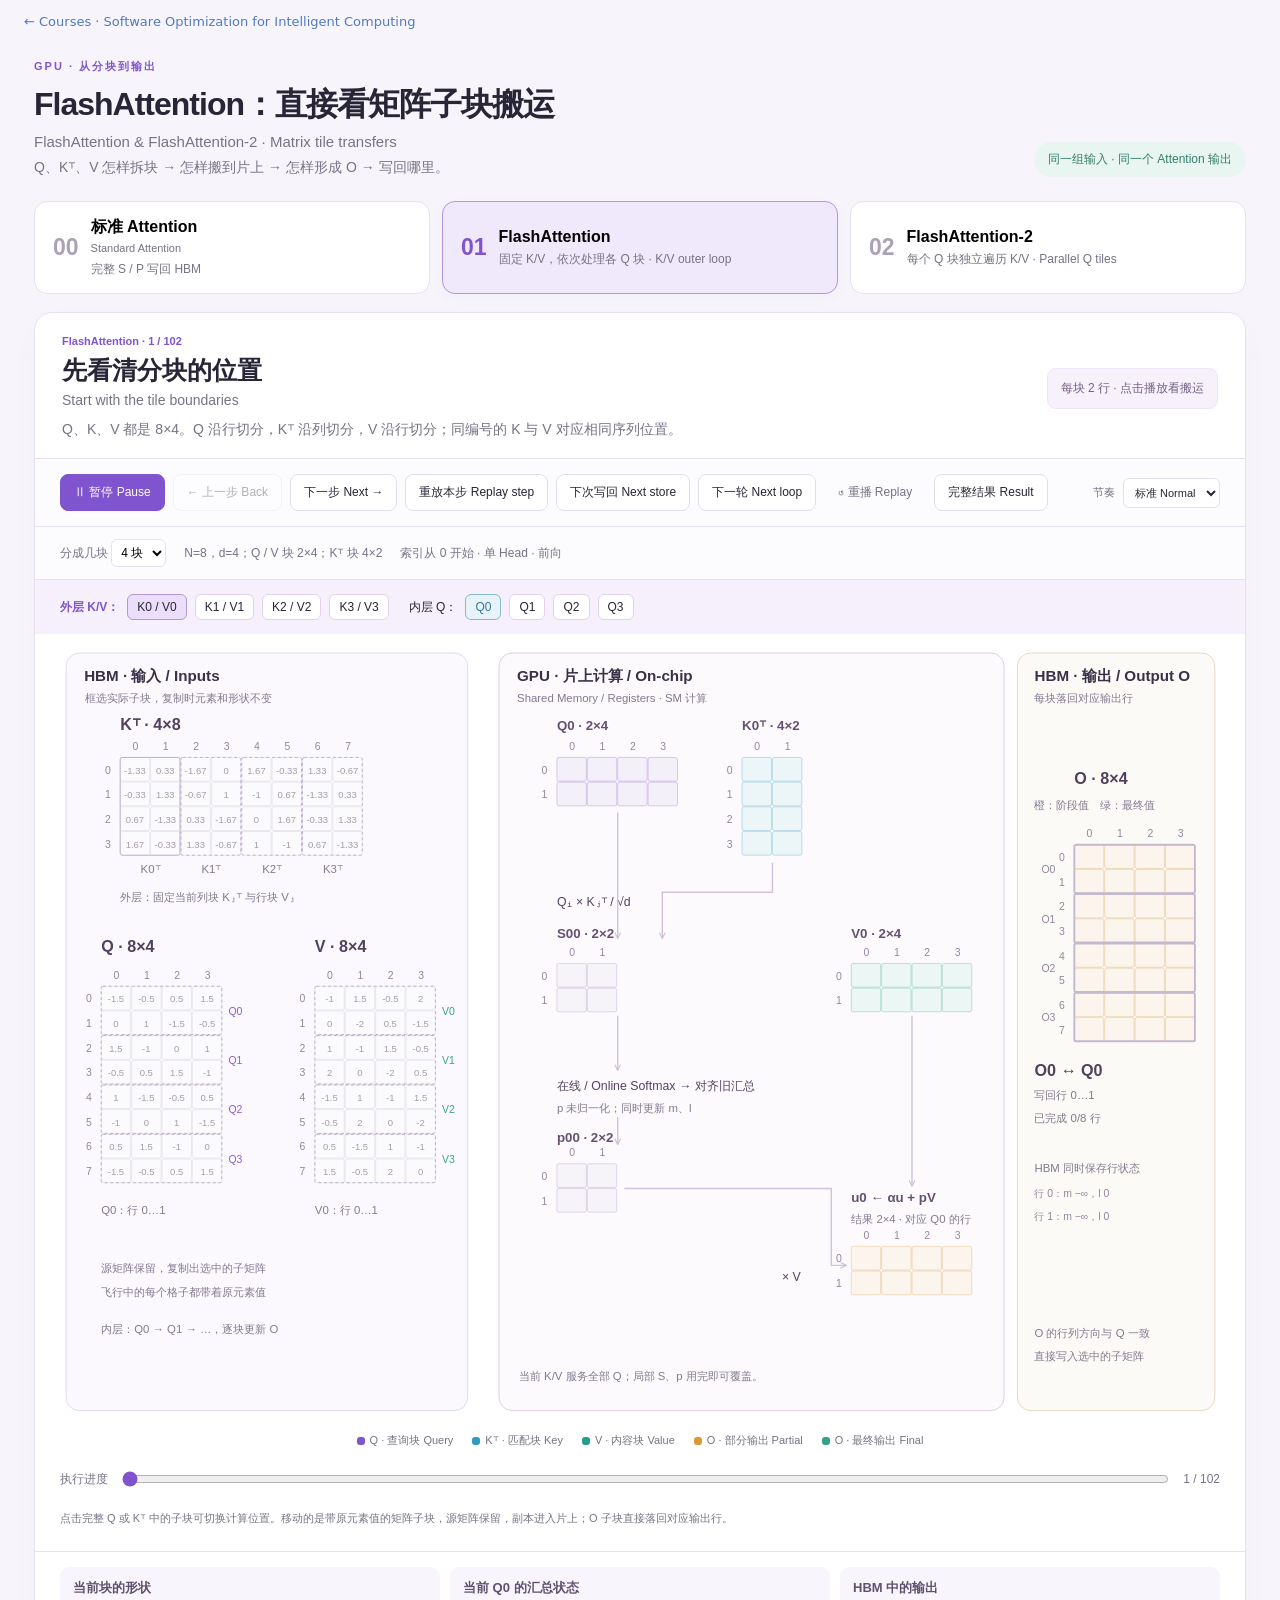
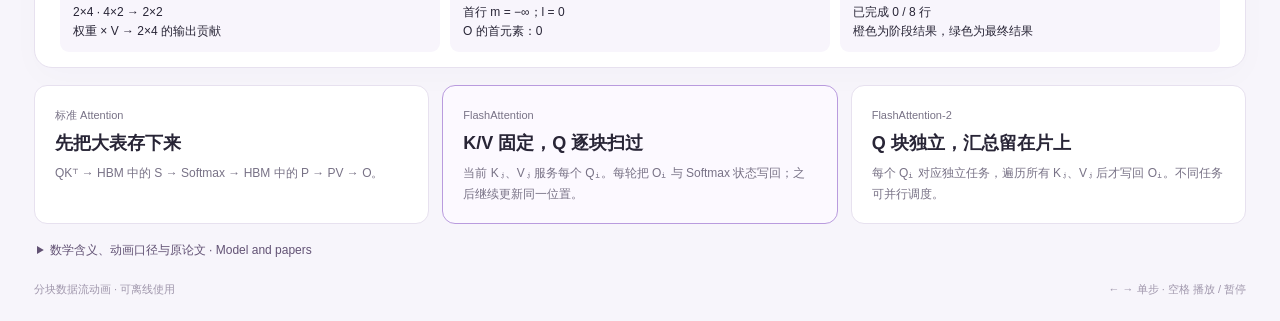
<file: courses/demos/flashattention.html>
<!doctype html><html lang="zh-CN"><head><meta charset="utf-8"><meta name="viewport" content="width=device-width,initial-scale=1"><title>FlashAttention：矩阵子块搬运动画</title><style>
:root{--ink:#282536;--muted:#787286;--purple:#8054ce;--purple-pale:#f0e9fc;--teal:#249d91;--amber:#df9836;--line:#e7e1ef;--bg:#f7f5fb}*{box-sizing:border-box}body{margin:0;background:var(--bg);color:var(--ink);font-family:-apple-system,BlinkMacSystemFont,"Segoe UI","PingFang SC","Microsoft YaHei",sans-serif}button,select{font:inherit}button{cursor:pointer}button:focus-visible,a:focus-visible,summary:focus-visible,select:focus-visible{outline:3px solid #bc9fe7;outline-offset:3px}button:disabled{opacity:.35;cursor:default}.shell{max-width:1440px;margin:auto;padding:30px 34px 24px}.eyebrow{font-size:11px;font-weight:750;letter-spacing:2px;color:var(--purple)}header{display:flex;align-items:end;justify-content:space-between;gap:20px;margin:10px 0 24px}h1{font-size:32px;line-height:1.25;letter-spacing:-1px;margin:0 0 9px}header p{font-size:14px;color:var(--muted);margin:0}.same{font-size:12px;white-space:nowrap;padding:9px 14px;background:#e9f5f0;color:#357e6d;border-radius:24px}.tabs{display:grid;grid-template-columns:repeat(3,minmax(0,1fr));gap:12px;margin-bottom:18px}.tab{text-align:left;background:#fff;border:1px solid var(--line);border-radius:13px;padding:15px 18px;display:flex;gap:12px;align-items:center;transition:.2s}.tab[aria-selected=true]{background:var(--purple-pale);border-color:#b496dd;box-shadow:0 4px 12px #76549a0b}.tab .no{font-size:23px;color:#aba2b7;font-weight:600}.tab[aria-selected=true] .no{color:var(--purple)}.tab strong{display:block;font-size:16px}.tab small{display:block;font-size:12px;color:var(--muted);margin-top:5px}.stage{background:white;border:1px solid var(--line);border-radius:18px;box-shadow:0 10px 32px #39214f05;overflow:hidden}.story{padding:22px 27px 17px;display:grid;grid-template-columns:1fr auto;gap:16px;align-items:center;min-height:119px}.story .kicker{font-size:11px;font-weight:700;color:var(--purple);margin-bottom:7px}.story h2{font-size:25px;margin:0 0 8px;line-height:1.3}.story p{font-size:14px;color:var(--muted);margin:0;line-height:1.65;max-width:900px}.big-idea{font-size:12px;color:#746182;background:#f7f1fc;border:1px solid #eee5f8;padding:10px 13px;border-radius:9px;max-width:190px;line-height:1.6}.canvas-wrap{padding:0 14px;position:relative}.canvas-wrap svg{width:100%;height:auto;display:block;font-family:inherit}.legend{display:flex;justify-content:center;gap:19px;flex-wrap:wrap;font-size:11px;color:var(--muted);padding:5px 12px 15px}.legend span{display:flex;align-items:center;gap:5px}.legend i{height:8px;width:8px;border-radius:3px;background:var(--purple)}.legend .k{background:#339dbe}.legend .v{background:var(--teal)}.legend .o{background:var(--amber)}.controls{border-top:1px solid var(--line);background:#fcfbfe;padding:15px 25px;display:flex;gap:8px;align-items:center;flex-wrap:wrap}.controls button{min-height:37px;border-radius:8px;padding:8px 13px;border:1px solid #e3dced;background:white;color:var(--ink);font-size:12px}.controls .play{background:var(--purple);border-color:var(--purple);color:white;min-width:100px}.controls .replay{border-color:transparent;background:transparent;color:var(--muted)}.speed{margin-left:auto;font-size:11px;color:var(--muted);display:flex;gap:8px;align-items:center}.speed select{font-size:11px;border:1px solid var(--line);border-radius:6px;background:white;padding:7px;color:var(--ink)}.step-count{font-variant-numeric:tabular-nums;color:var(--muted);font-size:12px;margin-left:4px}.chapters{display:grid;grid-template-columns:repeat(6,minmax(0,1fr));gap:5px;padding:0 25px 18px;background:#fcfbfe}.chapter{font-size:11px;border:0;background:transparent;color:#9990a7;position:relative;text-align:left;padding:10px 2px 0;line-height:1.5}.chapter:before{content:'';display:block;height:3px;background:#eae4f0;border-radius:3px;margin-bottom:7px}.chapter.current{color:var(--purple);font-weight:650}.chapter.current:before{background:var(--purple)}.chapter.past:before{background:#cbb5e7}.takeaways{display:grid;grid-template-columns:repeat(3,minmax(0,1fr));gap:13px;margin-top:17px}.takeaway{padding:19px 20px;border:1px solid var(--line);border-radius:13px;background:#fff;transition:.2s}.takeaway.selected{border-color:#b99bde;background:#fcf9ff}.takeaway .tag{font-size:11px;color:var(--muted)}.takeaway h3{font-size:18px;margin:8px 0}.takeaway p{font-size:12px;color:var(--muted);line-height:1.7;margin:0}.mini{height:28px;display:flex;align-items:center;gap:5px;margin:10px 0 12px}.mini span{border-radius:3px;display:block;background:#cdb8e8;height:13px;width:13px}.mini .table{width:57px;height:27px;border-radius:3px;background:repeating-linear-gradient(90deg,transparent 0 6px,#fff8 6px 7px),repeating-linear-gradient(0deg,#d9c8ec 0 6px,#fff 6px 7px)}.mini b{font-size:16px;font-weight:400;color:#b5a7c4;padding:0 5px}.mini .shared{border:1px solid #d6c2ec;background:#f4eefb;width:70px;height:27px;display:flex;align-items:center;justify-content:center;gap:4px}.mini .row{height:7px;width:54px;background:#8ebbb2}.footnote{font-size:11px;color:var(--muted);line-height:1.7;margin:16px 3px}details{font-size:12px;color:var(--muted);line-height:1.8;margin:16px 3px}summary{cursor:pointer;color:#625274}details ul{padding-left:20px;max-width:1100px}a{color:var(--purple)}footer{display:flex;justify-content:space-between;gap:15px;font-size:11px;color:#a097ac;margin-top:20px}.scene-label{font-size:16px;fill:#3a3148;font-weight:650}.svg-small{font-size:12px;fill:#84788f}.svg-body{font-size:14px;fill:#4b405a}.svg-title{font-size:19px;fill:#453451;font-weight:650}.svg-note{font-size:12px;fill:#8f7d9e}.emerge{animation:emerge .7s ease-out both}.pulse{animation:pulse 1.9s ease-in-out infinite;transform-box:fill-box;transform-origin:center}.spark{animation:spark 1.2s ease-in-out infinite}.spin{transform-origin:center;transform-box:fill-box;animation:spin 10s linear infinite}.paused .emerge{animation:none}.paused .pulse,.paused .spark,.paused .spin{animation-play-state:paused}@keyframes emerge{from{opacity:.2;transform:translateY(5px)}to{opacity:1;transform:translateY(0)}}@keyframes pulse{50%{opacity:.48}}@keyframes spark{50%{opacity:.45}}@keyframes spin{to{transform:rotate(360deg)}}
@media(max-width:1000px){.shell{padding:24px 20px}.story{padding:20px}.story h2{font-size:23px}.big-idea{max-width:160px}.tab{padding:13px 12px}.tab strong{font-size:14px}.tab .no{font-size:20px}}@media(max-width:700px){.shell{padding:20px 12px}header{display:block;margin-bottom:18px}h1{font-size:27px}header p{font-size:12px}.same{display:inline-block;margin-top:13px}.tabs{gap:6px}.tab{display:block;padding:11px 9px}.tab .no{font-size:13px;display:block;margin-bottom:5px}.tab strong{font-size:12px}.tab small{font-size:10px;line-height:1.5}.story{display:block;padding:17px 17px 10px;min-height:155px}.story h2{font-size:21px}.story p{font-size:12px}.big-idea{max-width:none;padding:6px 10px;font-size:11px;margin-top:10px;display:inline-block}.canvas-wrap{padding:0;overflow-x:auto;scrollbar-width:thin}.canvas-wrap svg{min-width:680px}.legend{font-size:10px;gap:12px;padding-top:8px}.controls{padding:12px;gap:5px}.controls button{font-size:11px;padding:7px 10px}.speed{margin-left:0}.chapters{padding:0 12px 12px;gap:5px;grid-template-columns:repeat(3,minmax(0,1fr))}.chapter{font-size:10px}.takeaways{grid-template-columns:1fr;gap:8px;margin-top:12px}.takeaway{padding:14px 17px}.takeaway h3{font-size:16px;margin:5px 0}.mini{float:right;margin:2px 0 0 8px}.takeaway p{font-size:11px}footer{display:block;font-size:10px}.mobile-hint{display:block!important;text-align:center;font-size:10px;color:#9a8ba7;margin:4px 0 8px}}@media(prefers-reduced-motion:reduce){.emerge,.pulse,.spark,.spin{animation:none}}

.canvas-wrap svg{min-width:900px}.flow-settings{display:flex;gap:18px;align-items:center;flex-wrap:wrap;padding:12px 25px;background:#fcfbfe;border-bottom:1px solid var(--line);font-size:12px;color:var(--muted)}.flow-settings select{border:1px solid var(--line);padding:5px;border-radius:6px;background:white}.loopbar{padding:14px 25px;display:flex;align-items:center;gap:8px;flex-wrap:wrap;font-size:12px;background:#f5f0fb}.loopbar strong{color:var(--purple)}.loop-pill{border:1px solid #e0d2ef;border-radius:6px;padding:5px 9px;background:white}.loop-pill.current{background:#eadefb;border-color:#b398d3}.timeline{display:flex;gap:12px;align-items:center;padding:11px 25px;font-size:12px;color:var(--muted)}.timeline input{flex:1;accent-color:var(--purple);min-width:60px}.readouts{display:grid;grid-template-columns:repeat(3,1fr);gap:10px;padding:15px 25px;border-top:1px solid var(--line)}.readout{font-size:12px;line-height:1.6;padding:11px 13px;border-radius:9px;background:#f8f5fc}.readout strong{display:block;font-size:13px;margin-bottom:4px;color:#615070}.canvas-wrap{padding:0 14px;overflow-x:auto}.legend{padding:6px 12px 10px}.story{min-height:120px}.controls{border-bottom:1px solid var(--line)}.mini-axis{font-size:10px;fill:#94879f}.source-title{font-size:17px;font-weight:650;fill:#51415d}.source-dim{font-size:12px;fill:#8b7a99}.block-label{font-size:14px;fill:#655071;font-weight:650}.source-focus{filter:drop-shadow(0 0 4px #b597d288)}.tile-pointer{cursor:pointer}.tile-pointer:hover>rect{stroke:#754bab;stroke-width:2}.svg-formula{font-size:13px;fill:#554062}.transfer-tag{font-size:11px;fill:#8b6ca2}.subtle{fill:#8b7a98;font-size:11px}.progress-badge{font-size:11px;fill:#a37d3b}.readouts .green{color:#2a8f79}.svg-small{font-size:12px}.chapter-note{font-size:11px;color:var(--muted);padding:0 25px 14px}.svg-mini{font-size:10px;fill:#8a7a97}
@media(max-width:700px){.readouts{grid-template-columns:1fr;padding:12px;gap:6px}.flow-settings{padding:12px;gap:12px}.loopbar{padding:12px;font-size:11px}.canvas-wrap{padding:0}.timeline{padding:10px 12px}.chapter-note{padding:0 12px 12px}.story{min-height:175px}}

.loop-pill.inner.current{background:#e7f3f8;border-color:#88b8cf;color:#367b9c}

.matrix-number{font-size:10px;font-variant-numeric:tabular-nums}.matrix-axis{font-size:11px;fill:#96849f}.selected-label{font-size:12px;font-weight:700}.matrix-select{cursor:pointer}.matrix-select:hover>rect{stroke:#a46fd2;stroke-width:3}.canvas-wrap svg{min-width:1040px}.matrix-transfer{pointer-events:none}
</style><style>
.bilingual-subtitle{display:block;font-size:13px;line-height:1.4;font-weight:500;letter-spacing:0;color:var(--muted);margin-top:5px}.heading-en{font-size:15px;margin:5px 0 9px;color:var(--muted);font-weight:400;letter-spacing:0}.phase-en{display:block;font-size:12px;color:var(--muted);font-weight:400;margin-top:3px;line-height:1.45}.course-nav{max-width:1440px;margin:auto;padding:14px 24px 0;font:13px system-ui,sans-serif}.course-nav a{color:#527bbd;text-decoration:none}.tab,.takeaway{transition:background .2s,border-color .2s,box-shadow .2s}.tab strong{overflow-wrap:anywhere}.method .bilingual-subtitle,.tab .bilingual-subtitle{font-size:11px;margin:3px 0}.panel-head h2 .bilingual-subtitle{font-size:11px}.method strong{line-height:1.35}.toolbar button,.controls button{font-size:12px}.story h2 .phase-en{font-size:14px}.panel-head{flex-wrap:wrap}.language-note{color:var(--muted);font-size:11px}@media(max-width:620px){.heading-en{font-size:12px}.method .bilingual-subtitle,.tab .bilingual-subtitle{font-size:10px}.toolbar button,.controls button{font-size:11px}.course-nav{padding:12px 12px 0;font-size:11px}.story h2 .phase-en{font-size:12px}}
</style></head><body><nav class="course-nav" aria-label="Course navigation"><a href="../">← Courses · Software Optimization for Intelligent Computing</a></nav><main class="shell"><div class="eyebrow">GPU · 从分块到输出</div>
<header><div><h1>FlashAttention：直接看矩阵子块搬运</h1><div class="heading-en" lang="en">FlashAttention &amp; FlashAttention-2 · Matrix tile transfers</div><p>Q、Kᵀ、V 怎样拆块 → 怎样搬到片上 → 怎样形成 O → 写回哪里。</p></div><div class="same">同一组输入 · 同一个 Attention 输出</div></header>
<div class="tabs" role="tablist" aria-label="Attention 实现">
<button class="tab" id="tab-standard" role="tab" aria-controls="demo" data-mode="standard"><span class="no">00</span><span><strong>标准 Attention<span class="bilingual-subtitle" lang="en">Standard Attention</span></strong><small>完整 S / P 写回 HBM</small></span></button>
<button class="tab" id="tab-fa1" role="tab" aria-controls="demo" data-mode="fa1"><span class="no">01</span><span><strong>FlashAttention</strong><small>固定 K/V，依次处理各 Q 块 · K/V outer loop</small></span></button>
<button class="tab" id="tab-fa2" role="tab" aria-controls="demo" data-mode="fa2"><span class="no">02</span><span><strong>FlashAttention-2</strong><small>每个 Q 块独立遍历 K/V · Parallel Q tiles</small></span></button>
</div><section class="stage" id="demo" role="tabpanel">
<div class="story"><div><div id="kicker" class="kicker"></div><h2 id="title"></h2><p id="description" aria-live="polite"></p></div><div id="idea" class="big-idea"></div></div>
<div class="controls"><button class="play" id="play">▶ 播放 Play</button><button id="prev">← 上一步 Back</button><button id="next">下一步 Next →</button><button id="repeat">重放本步 Replay step</button><button id="pair">下次写回 Next store</button><button id="outer">下一轮 Next loop</button><button class="replay" id="replay">↺ 重播 Replay</button><button id="finish">完整结果 Result</button><label class="speed">节奏<select id="speed"><option value="3200">慢速 Slow</option><option value="1800" selected>标准 Normal</option><option value="1000">快速 Fast</option></select></label></div>
<div class="flow-settings"><label>分成几块 <select id="blocks"><option value="2">2 块</option><option value="4" selected>4 块</option></select></label><span id="dimensions"></span><span>索引从 0 开始 · 单 Head · 前向</span></div>
<div class="loopbar" id="loopbar"></div>
<div class="canvas-wrap" id="canvas" tabindex="0" aria-label="分块数据流动画，可横向滚动"></div><div class="mobile-hint" style="display:none">左右滑动查看完整分块图</div>
<div class="legend"><span><i></i>Q · 查询块 Query</span><span><i class="k"></i>Kᵀ · 匹配块 Key</span><span><i class="v"></i>V · 内容块 Value</span><span><i class="o"></i>O · 部分输出 Partial</span><span><i style="background:#35a18a"></i>O · 最终输出 Final</span></div>
<div class="timeline"><span>执行进度</span><input id="position" type="range" min="0" value="0" aria-label="执行进度"><span id="count"></span></div><p class="chapter-note">点击完整 Q 或 Kᵀ 中的子块可切换计算位置。移动的是带原元素值的矩阵子块，源矩阵保留，副本进入片上；O 子块直接落回对应输出行。</p><div class="readouts" id="readouts"></div>
</section>
<section class="takeaways"><article class="takeaway" data-card="standard"><span class="tag">标准 Attention</span><h3>先把大表存下来</h3><p>QKᵀ → HBM 中的 S → Softmax → HBM 中的 P → PV → O。</p></article><article class="takeaway" data-card="fa1"><span class="tag">FlashAttention</span><h3>K/V 固定，Q 逐块扫过</h3><p>当前 Kⱼ、Vⱼ 服务每个 Qᵢ。每轮把 Oᵢ 与 Softmax 状态写回；之后继续更新同一位置。</p></article><article class="takeaway" data-card="fa2"><span class="tag">FlashAttention-2</span><h3>Q 块独立，汇总留在片上</h3><p>每个 Qᵢ 对应独立任务，遍历所有 Kⱼ、Vⱼ 后才写回 Oᵢ。不同任务可并行调度。</p></article></section>
<details><summary>数学含义、动画口径与原论文 · Model and papers</summary><ul>
<li>Q、K、V 的形状均为 N×d。图中 K 以 Kᵀ：d×N 的逻辑视图呈现；Qᵢ 为 Bᵣ×d，Kⱼᵀ 为 d×B꜀，Vⱼ 为 B꜀×d。Sᵢⱼ=QᵢKⱼᵀ/√d 为 Bᵣ×B꜀，pᵢⱼVⱼ 为 Bᵣ×d。</li>
<li>在线 Softmax：m′=max(m,rowmax(S))，α=exp(m−m′)，p=exp(S−m′)，l′=αl+rowsum(p)，u′=αu+pV。FA1 用 u=lO 恢复旧贡献，每阶段归一化并写回；FA2 保留 u，最终 O=u/l。局部 p 未独立归一化。</li>
<li>FA1 采用原论文 Algorithm 1 的 K/V 外层循环；FA2 的 Q 块是独立 CUDA Block 任务。动画按顺序展开 FA2 任务便于观察，并不意味着它们必须串行。</li>
<li>FA1 Warp 按 K/V 切分会产生需要合并的输出部分和；FA2 Warp 按 Q 行切分，让不同输出行归属不同 Warp，减少此类合并。图中没有模拟所有同步、缓存命中或指令流水线。</li>
<li>HBM 保存全局 Q、K、V、O 与所需状态。片上区包含 SRAM / 共享内存及寄存器；运算由 SM 执行单元完成。动画直接框选完整矩阵里的子块；FA1 / FA2 不在 HBM 分配完整 S/P。</li>
<li>O 以与 Q 相同的 N×d 方向呈现，第 i 个行块总与 Qᵢ 对应。动画速度不代表真实硬件耗时。</li>
<li>演示以同一组数值实际计算三种输出并校验，完整输入、输出和片上子矩阵均显示元素，数值显示作了舍入。仅演示无掩码前向。</li>
</ul><p><a href="https://arxiv.org/abs/2205.14135" target="_blank" rel="noreferrer">FlashAttention 原论文</a> · <a href="https://arxiv.org/abs/2307.08691" target="_blank" rel="noreferrer">FlashAttention-2 原论文</a></p></details><footer><span>分块数据流动画 · 可离线使用</span><span>← → 单步 · 空格 播放 / 暂停</span></footer></main>
<script>
'use strict';
const FlashEngine=(()=>{
 const modes=['standard','fa1','fa2'];
 const data=(n,d)=>({Q:Array.from({length:n*d},(_,z)=>((Math.floor(z/d)*3+z%d*2)%7-3)/2),K:Array.from({length:n*d},(_,z)=>((Math.floor(z/d)*5+z%d*3+1)%11-5)/3),V:Array.from({length:n*d},(_,z)=>((Math.floor(z/d)*2+z%d*5+2)%9-4)/2)});
 function reference(c,a){const {n,d,causal}=c,O=Array(n*d).fill(0);for(let i=0;i<n;i++){const s=Array.from({length:n},(_,j)=>{let v=0;for(let t=0;t<d;t++)v+=a.Q[i*d+t]*a.K[j*d+t];return causal&&j>i?-Infinity:v/Math.sqrt(d)}),m=Math.max(...s),p=s.map(x=>Math.exp(x-m)),l=p.reduce((x,y)=>x+y,0);for(let t=0;t<d;t++)for(let j=0;j<n;j++)O[i*d+t]+=p[j]/l*a.V[j*d+t];}return O;}
 const blank=(r,d)=>({m:Array(r).fill(-Infinity),l:Array(r).fill(0),u:Array(r*d).fill(0),o:Array(r*d).fill(0)});
 function fresh(c,inputs){const a=inputs||data(c.n,c.d);return {...a,O:Array(c.n*c.d).fill(null),L:Array(c.n).fill(null),S:Array(c.n*c.n).fill(null),P:Array(c.n*c.n).fill(null),hm:Array(c.n).fill(-Infinity),hl:Array(c.n).fill(0),done:Array(c.n).fill(false),visits:Array(c.n).fill(0),s:[],p:[],z:[],warps:[],cur:blank(c.br,c.d),old:blank(c.br,c.d),pending:null,qLoaded:false,kvLoaded:false,reads:0,writes:0,sp:0,fma:0,norm:0,merges:0,expected:reference(c,a)};}
 function build(c){const {n,br,bc,mode}=c,e=[];const add=(kind,line,qi=0,kj=0)=>e.push({kind,line,qi,kj});add('ready',-1);
 if(mode==='standard'){
 for(let i=0;i<n;i+=br){add('stdLoadQK',0,i);add('score',1,i);add('writeS',2,i);}
 for(let i=0;i<n;i+=br){add('readS',3,i);add('stdSoftmax',4,i);add('writeP',5,i);}
 for(let i=0;i<n;i+=br){add('readPV',6,i);add('pv',7,i);add('stdStore',8,i);}
 }else if(mode==='fa1'){
 add('initHBM',0);for(let j=0;j<n;j+=bc){add('loadKV',2,0,j);for(let i=0;i<n;i+=br){add('loadQState',4,i,j);add('score',5,i,j);add('softmax',6,i,j);add('pv',7,i,j);add('warpMerge',8,i,j);add('update',9,i,j);add('normalize',10,i,j);add('saveState',11,i,j);}}
 }else{
 for(let i=0;i<n;i+=br){add('loadQ',1,i);add('initLocal',2,i);for(let j=0;j<n;j+=bc){add('loadKV',4,i,j);add('score',5,i,j);add('softmax',6,i,j);add('pv',7,i,j);add('update',8,i,j);}add('normalize',9,i,n-bc);add('saveO',10,i,n-bc);}
 }add('done',-1,n-br,n-bc);return e;}
 function apply(s,e,c){const {n,d,br,bc,mode}=c,{qi,kj,kind}=e,cols=mode==='standard'?n:bc,start=mode==='standard'?0:kj;const r=br;const clone=x=>({m:[...x.m],l:[...x.l],u:[...x.u],o:[...x.o]});
 if(kind==='stdLoadQK'){s.reads+=r*d+n*d;s.qLoaded=true;s.kvLoaded=true;s.s=[];s.p=[];s.z=[];s.warps=[];s.cur=blank(r,d);s.pending=null;}
 if(kind==='initHBM'){s.O.fill(0);s.writes+=n*d+2*n;}
 if(kind==='loadKV'){if(mode==='fa1'){s.qLoaded=false;s.cur=blank(r,d);s.old=blank(r,d);}s.reads+=2*bc*d;s.kvLoaded=true;s.s=[];s.p=[];s.z=[];s.warps=[];s.pending=null;}
 if(kind==='loadQState'){
 s.reads+=2*r*d+2*r;s.qLoaded=true;s.cur=blank(r,d);s.s=[];s.p=[];s.z=[];s.warps=[];s.pending=null;
 for(let x=0;x<r;x++){s.cur.m[x]=s.hm[qi+x];s.cur.l[x]=s.hl[qi+x];for(let t=0;t<d;t++){s.cur.o[x*d+t]=s.O[(qi+x)*d+t];s.cur.u[x*d+t]=s.cur.o[x*d+t]*s.cur.l[x];}}s.old=clone(s.cur);
 }
 if(kind==='loadQ'){s.reads+=r*d;s.qLoaded=true;s.kvLoaded=false;s.cur=blank(r,d);s.s=[];s.p=[];s.z=[];s.warps=[];s.pending=null;}
 if(kind==='initLocal'){s.cur=blank(r,d);s.old=clone(s.cur);}
 if(kind==='score'){s.s=Array(r*cols).fill(0);s.p=[];s.z=[];s.warps=[];s.pending=null;for(let x=0;x<r;x++)for(let y=0;y<cols;y++){let sum=0;for(let t=0;t<d;t++)sum+=s.Q[(qi+x)*d+t]*s.K[(start+y)*d+t];s.s[x*cols+y]=c.causal&&start+y>qi+x?-Infinity:sum/Math.sqrt(d);}s.fma+=r*cols*d;}
 if(kind==='writeS'){for(let x=0;x<r;x++)for(let y=0;y<n;y++)s.S[(qi+x)*n+y]=s.s[x*n+y];s.writes+=r*n;s.sp+=r*n;}
 if(kind==='readS'){s.reads+=r*n;s.sp+=r*n;s.s=s.S.slice(qi*n,(qi+r)*n);s.p=[];s.z=[];s.cur=blank(r,d);s.pending=null;}
 if(kind==='stdSoftmax'){
 s.p=[];for(let x=0;x<r;x++){const row=s.s.slice(x*n,(x+1)*n),m=Math.max(...row),ex=row.map(v=>Math.exp(v-m)),l=ex.reduce((a,b)=>a+b,0);s.cur.m[x]=m;s.cur.l[x]=l;s.p.push(...ex.map(v=>v/l));}s.norm+=r*n;
 }
 if(kind==='writeP'){for(let x=0;x<r;x++)for(let y=0;y<n;y++)s.P[(qi+x)*n+y]=s.p[x*n+y];s.writes+=r*n;s.sp+=r*n;}
 if(kind==='readPV'){s.p=s.P.slice(qi*n,(qi+r)*n);s.s=[];s.z=[];s.cur=blank(r,d);s.reads+=r*n+n*d;s.sp+=r*n;}
 if(kind==='softmax'){
 s.old=clone(s.cur);const m=[],l=[],alpha=[],p=[];
 for(let x=0;x<r;x++){const mm=Math.max(s.cur.m[x],...s.s.slice(x*cols,(x+1)*cols));const a=s.cur.m[x]===-Infinity?0:Math.exp(s.cur.m[x]-mm);let total=0;for(let y=0;y<cols;y++){const val=s.s[x*cols+y]===-Infinity?0:Math.exp(s.s[x*cols+y]-mm);p.push(val);total+=val;}m.push(mm);alpha.push(a);l.push(a*s.cur.l[x]+total);}
 s.pending={m,l,alpha};s.p=p;
 }
 if(kind==='pv'){
 s.z=Array(r*d).fill(0);s.warps=[Array(r*d).fill(0),Array(r*d).fill(0)];for(let x=0;x<r;x++)for(let y=0;y<cols;y++)for(let t=0;t<d;t++){
 const z=s.p[x*cols+y]*s.V[(start+y)*d+t],w=mode==='fa1'?Math.floor(y/(cols/2)):Math.floor(x/(r/2));s.warps[w][x*d+t]+=z;if(mode!=='fa1')s.z[x*d+t]+=z;
 }s.fma+=r*cols*d;if(mode==='standard')s.cur.o=[...s.z];
 }
 if(kind==='warpMerge'){s.z=s.warps[0].map((v,i)=>v+s.warps[1][i]);s.merges++;}
 if(kind==='update'){for(let x=0;x<r;x++){for(let t=0;t<d;t++)s.cur.u[x*d+t]=s.pending.alpha[x]*s.old.u[x*d+t]+s.z[x*d+t];s.cur.m[x]=s.pending.m[x];s.cur.l[x]=s.pending.l[x];}s.cur.o=Array(r*d).fill(null);}
 if(kind==='normalize'){for(let x=0;x<r;x++)for(let t=0;t<d;t++)s.cur.o[x*d+t]=s.cur.l[x]===0?0:s.cur.u[x*d+t]/s.cur.l[x];s.norm+=r*d;}
 if(kind==='saveState'||kind==='saveO'||kind==='stdStore'){
 for(let x=0;x<r;x++){for(let t=0;t<d;t++)s.O[(qi+x)*d+t]=s.cur.o[x*d+t];s.visits[qi+x]++;s.done[qi+x]=mode!=='fa1'||kj+bc===n;if(mode==='fa1'){s.hm[qi+x]=s.cur.m[x];s.hl[qi+x]=s.cur.l[x];}if(mode==='fa2')s.L[qi+x]=s.cur.m[x]+Math.log(s.cur.l[x]);}s.writes+=r*d+(kind==='saveState'?2*r:kind==='saveO'?r:0);
 }
 return s;}
 function run(c,inputs){const s=fresh(c,inputs);for(const e of build(c))apply(s,e,c);return s;}
 return {modes,data,reference,fresh,build,apply,run};
})();
if(typeof window!=='undefined')window.FlashEngine=FlashEngine;

(()=>{
const $=id=>document.getElementById(id),names={standard:'标准 Attention',fa1:'FlashAttention',fa2:'FlashAttention-2'},C={Q:'#8b5dca',K:'#369bbe',V:'#36a38f',O:'#d39a40',S:'#a184bc',P:'#a184bc'};
let cfg={mode:'fa1',n:8,d:4,br:2,bc:2,causal:false},raw=[],frames=[],pos=0,s,timer=null,playing=!matchMedia('(prefers-reduced-motion: reduce)').matches;
let sceneStepMs=Number($('speed').value);
const timing=()=>({flight:sceneStepMs*.00066,fade:sceneStepMs*.00008,total:sceneStepMs*.00074});
const num=v=>v==null?'—':v===-Infinity?'−∞':Number(v.toFixed(3)).toString();
const text=(x,y,t,cl='svg-body',a='')=>`<text x="${x}" y="${y}" class="${cl}" ${a}>${t}</text>`;
const rect=(x,y,w,h,fill='#fff',stroke='#e4d9ee',r=9,a='')=>`<rect x="${x}" y="${y}" width="${w}" height="${h}" fill="${fill}" stroke="${stroke}" rx="${r}" ${a}/>`;
function flow(path,label,color,delay=0){return `<path d="${path}" fill="none" stroke="${color}" stroke-width="2" stroke-dasharray="5 5" opacity=".5" marker-end="url(#arrow)"/>`+[0,1].map(t=>`<g opacity="0"><rect x="-19" y="-11" width="38" height="22" rx="5" fill="${color}" stroke="white"/><text x="0" y="4" text-anchor="middle" fill="white" font-size="10" font-weight="600">${label}</text><animate attributeName="opacity" values="0;1;1;0" keyTimes="0;.06;.9;1" dur="2.4s" begin="${delay+t*1.2}s" repeatCount="indefinite"/><animateMotion path="${path}" dur="2.4s" begin="${delay+t*1.2}s" repeatCount="indefinite"/></g>`).join('')}
const wire=(d,color='#b9a6ca')=>`<path d="${d}" stroke="${color}" stroke-width="1.5" opacity=".65" fill="none" marker-end="url(#arrow)"/>`;
function mini(x,y,w,h,rows,cols,color,filled=true){let out='';for(let a=0;a<rows;a++)for(let b=0;b<cols;b++)out+=rect(x+b*w/cols,y+a*h/rows,w/cols-2,h/rows-2,filled?color:'#ece7f2','none',2,`opacity="${filled?.35+((a+b)%3)*.2:1}"`);return out;}
function workTile(x,y,w,h,label,dim,rows,cols,color,on){return `<g opacity="${on?1:.38}">${rect(x,y,w,h,color+'0c',color+(on?'80':'30'))}${text(x+10,y+20,label,'block-label',`style="fill:${color}"`)}${text(x+w-9,y+20,dim,'svg-mini','text-anchor="end"')}${mini(x+10,y+31,w-20,h-38,rows,cols,color,on)}</g>`;}
function rebuild(){raw=FlashEngine.build(cfg);frames=[];for(let t=0;t<raw.length;t++){let e=raw[t];if(['initHBM','initLocal','warpMerge','update'].includes(e.kind))continue;let target=t;if(e.kind==='loadQ')target=t+1;if(e.kind==='pv'&&cfg.mode!=='standard')target=t+(cfg.mode==='fa1'?2:1);frames.push({...e,target})}seek(0);}
function getInfoEnglish(e){const i=e.qi/cfg.br,j=e.kj/cfg.bc,b=cfg.br,c=cfg.bc,md=cfg.mode,range=`rows ${e.qi}…${e.qi+b-1}`,pair=md==='standard'?`Q${i} × full Kᵀ`:`Q${i} × K${j}ᵀ`;
return ({
 ready:['Start with the tile boundaries','Q, K and V are all 8×4. Q and V are split into row tiles; Kᵀ is split into column tiles. Matching K and V indices refer to the same sequence positions.',`${b} rows per tile · Play to watch transfers`],
 loadKV:['Move the current K/V tiles on-chip',`Read K${j}ᵀ (4×${c}) and V${j} (${c}×4) from HBM. ${md==='fa1'?`Keep j=${j} fixed and reuse these tiles across all Q tiles.`:`Q${i} keeps its accumulators on-chip while the next K/V tiles arrive.`}`,md==='fa1'?`Outer j=${j} · retain K/V`:`Q${i} task · inner j=${j}`],
 loadQState:['Load a Q tile and its saved state',`Read Q${i} (${b}×4), plus O${i}, m and l for the matching output rows in HBM. ${j===0?'This is the first iteration; the earlier output is zero.':'They already contain contributions from earlier K/V tiles.'}`,`Inner i=${i} · output location stays the same`],
 loadQ:['Assign this Q tile an independent task',`Q${i} (${b}×4) moves on-chip and initializes m, l and u. It traverses all K/V tiles; other Q tiles can run in other tasks in parallel.`,`This task owns only O${i}, ${range}`],
 score:['Multiply the selected tiles to form scores',`${pair}: ${b}×4 times 4×${md==='standard'?8:c} produces a ${b}×${md==='standard'?8:c} score tile S, scaled by 1/√4. ${md==='standard'?'These full score rows will later be stored in HBM.':'The small score tile exists only on-chip.'}`,`S rows follow Q${i}; columns follow K/V`],
 softmax:['Align new weights with the running state','Use S to update the per-row maximum m and exponential sum l, forming unnormalized weights p. Earlier contributions are rescaled too; independently normalized tiles cannot simply be added.',`p${i}${j}: ${b}×${c} · stays on-chip`],
 pv:['Multiply weights by values; update output rows',md==='standard'?`Full weight rows P${i} multiply V to produce the ${b}×4 output O${i}.`:`p${i}${j} (${b}×${c}) multiplies V${j} (${c}×4), producing ${b}×4 contributions that merge with the rescaled running state. ${md==='fa1'?'Partial outputs from warps partitioned along K/V are merged here.':'Each warp owns separate output rows.'}`,`Contributions belong to O${i}, never O${(i+1)%(8/b)}`],
 normalize:['Normalize the accumulator into an output',md==='fa1'?`Divide u by l to obtain the stage output O${i}. ${j===8/c-1?'All K/V tiles have been processed; this output is final.':'Later K/V tiles will continue updating it.'}`:`Q${i} has traversed all K/V tiles. Only now compute O${i}=u/l.`,`Output tile ${b}×4 · ${range}`],
 saveState:['Store into the same O tile in HBM',`Store O${i} in HBM at ${range}, together with m and l. ${j===8/c-1?'The tile turns green: it is now final.':`Orange indicates an intermediate output; the next K/V stage will read and update O${i} again.`}`,`Store O${i} · ${j+1}/${8/c} K/V pairs processed`],
 saveO:['Store these output rows only when complete',`Store O${i} in HBM at ${range}, and save LSE. Independent tasks write to non-overlapping output rows.`,`O${i} complete · other tasks own the other rows`],
 stdLoadQK:['Read one Q tile and all of K',`Read Q${i} (${b}×4) and full Kᵀ (4×8) to compute scores against all positions.`,'Standard Attention unfolds by Q row tiles'],
 writeS:['Store score rows in the full HBM matrix',`Store ${range} of S in HBM. The full S matrix is 8×8.`,'Full S is stored in HBM'],
 readS:['Read score rows back from HBM',`Read ${range} of S back on-chip to apply Softmax across all 8 positions.`,'Full score rows return on-chip'],
 stdSoftmax:['Apply Softmax across full rows',`Normalize these ${b} rows across all 8 positions to obtain weight rows P.`,'Each row of P sums to 1'],
 writeP:['Store full weight rows in HBM',`Store ${range} of P in the 8×8 HBM weight matrix. The next stage reads them back.`,'Full P is stored in HBM'],
 readPV:['Read weights back and load V',`Read ${range} of P and all of V, then multiply weights by values to form O${i}.`,'P and V move from HBM to on-chip storage'],
 stdStore:['Store outputs in their matching rows',`Store O${i} in HBM at ${range}. These rows are complete.`,`Q${i} → O${i} · one-to-one mapping`],
 done:['All outputs stored','All rows of O are complete. The three methods compute identical Attention outputs for the same Q, K and V, using different intermediate storage and task organization.','Every output element is verified']
})[e.kind]}

function getInfo(e){const i=e.qi/cfg.br,j=e.kj/cfg.bc,b=cfg.br,c=cfg.bc,md=cfg.mode,range=`第 ${e.qi}…${e.qi+b-1} 行`,pair=md==='standard'?`Q${i} × 全部 Kᵀ`:`Q${i} × K${j}ᵀ`;
return ({ready:['先看清分块的位置',`Q、K、V 都是 8×4。Q 沿行切分，Kᵀ 沿列切分，V 沿行切分；同编号的 K 与 V 对应相同序列位置。`,`每块 ${b} 行 · 点击播放看搬运`],loadKV:['把当前 K/V 块搬到片上',`从 HBM 同时读取 K${j}ᵀ（4×${c}）和 V${j}（${c}×4）。${md==='fa1'?`固定 j=${j}，接下来让它们依次服务全部 Q 块。`:`Q${i} 的汇总继续留在片上，换入下一组 K/V。`}`,md==='fa1'?`外层 j=${j} · K/V 保留`:`Q${i} 独立任务 · 内层 j=${j}`],loadQState:['搬入 Q 块，也取回它已有的汇总',`读取 Q${i}（${b}×4），以及 HBM 中同一组输出行的 O${i}、m、l。${j===0?'这是第一轮，旧输出为 0。':'它们已经包含之前 K/V 块的贡献。'}`,`内层 i=${i} · 输出位置不变`],loadQ:['给这个 Q 块分配独立任务',`Q${i}（${b}×4）进入片上，初始化自己的 m、l、u。它将遍历全部 K/V 块；其他 Q 块可由其他任务并行处理。`,`本任务只负责 O${i} 的 ${range}`],score:['当前两块相乘，形成一个小分数块',`${pair}：${b}×4 乘 4×${md==='standard'?8:c}，得到 ${b}×${md==='standard'?8:c} 的分数块 S，再除以 √4。${md==='standard'?'稍后写回完整 S。':'小分数块只存在片上。'}`,`S 的行跟随 Q${i}，列跟随 K/V`],softmax:['把新块的权重与已有汇总对齐',`用 S 更新每行最大值 m 和指数和 l，形成未归一化权重 p。旧汇总同时准备重缩放，不能把每块单独 Softmax 后直接相加。`,`p${i}${j}：${b}×${c} · 留在片上`],pv:['权重乘内容，更新这几行输出',md==='standard'?`完整权重行 P${i} 乘 V，得到 ${b}×4 的 O${i}。`:`p${i}${j}（${b}×${c}）乘 V${j}（${c}×4），得到 ${b}×4 的贡献，并与重缩放后的旧汇总合并。${md==='fa1'?'按 K/V 分工的 Warp 部分输出在此合并。':'各 Warp 负责不同输出行。'}`,`贡献只属于 O${i}，不会写到 O${(i+1)%(8/b)}`],normalize:['把汇总归一化为输出',md==='fa1'?`用当前的 u 除以 l，得到阶段输出 O${i}。${j===8/c-1?'全部 K/V 都已处理，这是最终输出。':'之后仍会用新的 K/V 继续更新。'}`:`Q${i} 已遍历所有 K/V，现在才统一计算 O${i}=u/l。`,`输出块 ${b}×4 · ${range}`],saveState:['写回 HBM 中同一个 O 块',`把 O${i} 写回 HBM 的 ${range}，同时保存 m、l。${j===8/c-1?'这一块变绿：它已是最终输出。':`橙色是阶段输出；下一个 K/V 阶段会继续读写 O${i}。`}`,`写回 O${i} · 已看 ${j+1}/${8/c} 组 K/V`],saveO:['只在完成后写回这一组输出行',`将 O${i} 写入 HBM 的 ${range}，并保存 LSE。各独立任务写入互不重叠的 O 行。`,`O${i} 已完成 · 其他任务负责其他行`],stdLoadQK:['读取一个 Q 块与全部 K',`读取 Q${i}（${b}×4）和全部 Kᵀ（4×8），计算它对所有位置的匹配。`,'标准版按 Q 行块展开'],writeS:['分数行块写入 HBM 大表',`将 S 的 ${range} 写回 HBM，完整 S 的大小为 8×8。`,'完整 S 在 HBM 中保存'],readS:['读回 HBM 中的分数行',`取回 S 的 ${range}，准备对完整的 8 个位置做 Softmax。`,'完整分数行再次搬入片上'],stdSoftmax:['完整行 Softmax',`对这 ${b} 行的全部 8 个位置进行归一化，得到权重行块 P。`,'每行 P 的权重之和为 1'],writeP:['完整权重行写回 HBM',`将 P 的 ${range} 写回 HBM 的 8×8 权重表，下一阶段还要再读回来。`,'完整 P 在 HBM 中保存'],readPV:['读回权重，再搬入 V',`读取 P 的 ${range} 与全部 V；接下来权重乘内容，形成 O${i}。`,'P 与 V 从 HBM 进入片上'],stdStore:['输出写回对应的行',`O${i} 写回 HBM 的 ${range}，这几行已经完成。`,`Q${i} → O${i} · 一一对应`],done:['全部输出写回完成','所有 O 行都已完成。三种方法对同一组 Q、K、V 得到相同的 Attention 结果；区别在中间存储与任务组织。','完整结果已逐元素校验']})[e.kind]}
// All grids use the same cell size so a copied block preserves its exact geometry.
const CW=32,CH=26;
function values(a,rows,cols,startRow=0,startCol=0,stride=cols){return Array.from({length:rows*cols},(_,z)=>a[(startRow+Math.floor(z/cols))*stride+startCol+z%cols]);}
const cellNum=v=>v==null?'':v===-Infinity?'−∞':Number(v.toFixed(2)).toString();
function matrix(x,y,r,c,a,color,opt={}){let h='';if(opt.axes!==false){for(let col=0;col<c;col++)h+=text(x+(col+.5)*CW,y-8,(opt.col||0)+col,'matrix-axis','text-anchor="middle"');for(let row=0;row<r;row++)h+=text(x-10,y+(row+.5)*CH+4,(opt.row||0)+row,'matrix-axis','text-anchor="end"');}
for(let row=0;row<r;row++)for(let col=0;col<c;col++){const z=row*c+col,v=a[z],inside=!opt.selected||opt.selected(row,col),completed=opt.done&&opt.done(row),used=opt.partial&&opt.partial(row),cc=completed?'#319d83':used?C.O:color;h+=`<g data-cell="${opt.id||'cell'}:${row+(opt.row||0)},${col+(opt.col||0)}" data-value="${v??''}"><title>${v==null?'等待数据':v}</title>${rect(x+col*CW,y+row*CH,CW-1,CH-1,'#fff','none',2)}${rect(x+col*CW,y+row*CH,CW-1,CH-1,inside?cc+'18':'#fbfafd',inside?cc+'50':'#e9e5ee',2)}${text(x+(col+.5)*CW-.5,y+(row+.5)*CH+4,cellNum(v),'matrix-number',`text-anchor="middle" style="fill:${inside?'#44384e':'#a69cab'}"`)}</g>`;}
return `<g data-matrix="${opt.id||''}">${h}</g>`;}
function frame(x,y,w,h,label,color,click){return `<g ${click?`data-pair="${click}" tabindex="0" role="button" aria-label="计算分块 ${click}" class="matrix-select"`:''}>${rect(x-2,y-2,w+3,h+3,'none',color,3,'stroke-width="2.5"')}${text(x+w-2,y-7,label,'selected-label',`text-anchor="end" style="fill:${color}"`)}</g>`;}
function dashedRowCuts(x,y,rows,cols,b){let h='';for(let a=b;a<rows;a+=b)h+=`<path d="M ${x} ${y+a*CH-1} H ${x+cols*CW}" stroke="#ad99be" stroke-dasharray="4 3" stroke-width="1.5"/>`;return h;}
function arrival(content,wait){return wait?`<g class="arrival" opacity="0">${content}<animate attributeName="opacity" from="0" to="1" begin="${timing().flight}s" dur="${timing().fade}s" fill="freeze"/></g>`:content;}
function flying(x,y,tx,ty,rows,cols,a,color,label,opt={}){const path=`M ${x} ${y} C ${x+(tx-x)*.48} ${y-35} ${x+(tx-x)*.55} ${ty-35} ${tx} ${ty}`;
return `<g class="matrix-transfer" data-transfer="${label}" data-from="${x},${y}" data-to="${tx},${ty}" data-rows="${rows}" data-cols="${cols}"><path d="M ${x+cols*CW/2} ${y+rows*CH/2} C ${x+(tx-x)*.48+cols*CW/2} ${y-35+rows*CH/2} ${x+(tx-x)*.55+cols*CW/2} ${ty-35+rows*CH/2} ${tx+cols*CW/2} ${ty+rows*CH/2}" fill="none" stroke="${color}" stroke-width="1.5" stroke-dasharray="5 5" opacity=".4"/><g opacity="0"><g><rect x="-4" y="-4" width="${cols*CW+7}" height="${rows*CH+7}" rx="4" fill="white" stroke="${color}" stroke-width="3" filter="url(#lift)"/>${matrix(0,0,rows,cols,a,color,{axes:false,id:'moving-'+label})}${text(0,-10,label,'selected-label',`style="fill:${color}"`)}<animateTransform attributeName="transform" type="scale" from="${opt.fromScale||'1 1'}" to="${opt.toScale||'1 1'}" dur="${timing().flight}s" calcMode="spline" keyTimes="0;1" keySplines=".25 .1 .25 1" fill="freeze"/></g><animateMotion path="${path}" dur="${timing().flight}s" calcMode="spline" keyTimes="0;1" keySplines=".25 .1 .25 1" fill="freeze"/><animate attributeName="opacity" values="1;1;0" keyTimes="0;${timing().flight/timing().total};1" dur="${timing().total}s" fill="freeze"/></g></g>`;}
function scene(e){const {mode,n,d,br,bc}=cfg,B=n/br,i=e.qi/br,j=e.kj/bc,k=e.kind,isStd=mode==='standard',cols=isStd?n:bc,start=isStd?0:e.kj;
const qOn=isStd?['stdLoadQK','score','writeS'].includes(k):s.qLoaded,kOn=isStd?['stdLoadQK','score','writeS'].includes(k):s.kvLoaded,vOn=isStd?['readPV','pv','stdStore'].includes(k):s.kvLoaded;
const qLoad=['loadQState','loadQ','stdLoadQK'].includes(k),kLoad=['loadKV','stdLoadQK'].includes(k),vLoad=['loadKV','readPV'].includes(k),oWrite=['saveState','saveO','stdStore'].includes(k),stateRead=k==='loadQState';
const kt=Array.from({length:d*n},(_,z)=>s.K[z%n*d+Math.floor(z/n)]),qa=values(s.Q,br,d,e.qi,0,d),ka=values(kt,d,cols,0,start,n),va=values(s.V,cols,d,start,0,d),oa=values(s.O,br,d,e.qi,0,d);
// Keep the pre-transfer values in HBM until the moving matrix reaches its destination.
const previous=FlashEngine.fresh(cfg);if(oWrite||k==='writeS'||k==='writeP')for(let t=0;t<e.target;t++)FlashEngine.apply(previous,raw[t],cfg);
let h=`<defs><filter id="lift" x="-30%" y="-40%" width="160%" height="190%"><feDropShadow dx="0" dy="5" stdDeviation="5" flood-color="#39214f" flood-opacity=".19"/></filter><marker id="arrow" viewBox="0 0 10 10" refX="8" refY="5" markerWidth="5" markerHeight="5" orient="auto"><path d="M1 1L9 5L1 9" fill="none" stroke="#b79ccc" stroke-width="1.5"/></marker></defs>`;
h+=rect(18,20,423,798,'#fbf9fe','#e2d7ee',14)+rect(474,20,532,798,'#fcfafc','#decbe9',14)+rect(1020,20,208,798,'#fbfaf7','#e5d9c3',14);
h+=text(37,49,'HBM · 输入 / Inputs','scene-label')+text(493,49,'GPU · 片上计算 / On-chip','scene-label')+text(1038,49,'HBM · 输出 / Output O','scene-label');
h+=text(38,72,'框选实际子块，复制时元素和形状不变','svg-small')+text(493,72,'Shared Memory / Registers · SM 计算','svg-small')+text(1038,72,'每块落回对应输出行','svg-small');
// K transpose: same element coordinates, no replacement card per block.
h+=text(75,101,'Kᵀ · 4×8','source-title')+matrix(75,130,d,n,kt,C.K,{id:'K',selected:(r,c)=>kOn&&(isStd||c>=e.kj&&c<e.kj+bc)});
for(let t=0;t<B;t++){const x=75+t*bc*CW;h+=`<g data-source="K${t}" data-pair="${i},${t}" class="matrix-select" role="button" tabindex="0" aria-label="选择 K${t} 子块">${rect(x,130,bc*CW-1,d*CH-1,'transparent',kOn&&(isStd||t===j)?C.K:'#bfb0cd',2,`stroke-dasharray="${t===j?'none':'3 3'}" stroke-width="${kOn&&(isStd||t===j)?3:1}"`)}${text(x+bc*CW/2,252,'K'+t+'ᵀ','svg-small','text-anchor="middle"')}</g>`;}
h+=text(75,281,mode==='fa1'?'外层：固定当前列块 Kⱼᵀ 与行块 Vⱼ':'各 Q 任务依次遍历 Kᵀ 的列块','svg-small');
h+=text(55,335,'Q · 8×4','source-title')+text(280,335,'V · 8×4','source-title');
h+=matrix(55,371,n,d,s.Q,C.Q,{id:'Q',selected:r=>qOn&&r>=e.qi&&r<e.qi+br})+matrix(280,371,n,d,s.V,C.V,{id:'V',selected:r=>vOn&&(isStd||r>=e.kj&&r<e.kj+bc)});
for(let t=0;t<B;t++){const y=371+t*br*CH;for(const sym of ['Q','V']){const x=sym==='Q'?55:280,on=sym==='Q'?qOn&&t===i:vOn&&(isStd||t===j),col=C[sym];h+=`<g data-source="${sym}${t}" ${sym==='Q'?`data-pair="${t},${j}" role="button" tabindex="0" class="matrix-select" aria-label="选择 Q${t} 子块"`:''}>${rect(x,y,d*CW-1,br*CH-1,'transparent',on?col:'#bcadc9',2,`stroke-width="${on?3:1}" stroke-dasharray="${on?'none':'3 3'}"`)}${text(x+d*CW+6,y+br*CH/2+4,sym+t,'matrix-axis',`style="fill:${col}"`)}</g>`;}}
h+=text(55,611,`Q${i}：行 ${e.qi}…${e.qi+br-1}`,'svg-small')+text(280,611,isStd?'使用全部 V':`V${j}：行 ${e.kj}…${e.kj+bc-1}`,'svg-small');
// GPU Q and K tiles. Empty grids mark the exact destination before arrival.
const resident=(x,y,rows,columns,a,col,on,wait,id,row=0,column=0)=>matrix(x,y,rows,columns,[],col,{id:id+'-slots',row,col:column})+(on?arrival(matrix(x,y,rows,columns,a,col,{id,row,col:column,axes:false}),wait):'');
h+=text(535,101,'Q'+i+` · ${br}×4`,'block-label')+text(730,101,(isStd?'Kᵀ':'K'+j+'ᵀ')+` · 4×${cols}`,'block-label');
h+=resident(535,130,br,d,qa,C.Q,qOn,qLoad,'gpuQ',e.qi)+resident(730,130,d,cols,ka,C.K,kOn,kLoad,'gpuK',0,start);
h+=text(535,286,isStd?'Qᵢ × Kᵀ / √d':'Qᵢ × Kⱼᵀ / √d','svg-formula')+wire(`M ${535+br*0+64} ${130+br*CH+6} V 294 H 599 V 320`)+wire(`M ${730+cols*CW/2} 241 V 272 H 646 V 320`);
h+=text(535,320,'S'+i+(isStd?'':j)+` · ${br}×${cols}`,'block-label')+resident(535,347,br,cols,s.s,C.S,s.s.length>0,k==='score'||k==='readS','gpuS',e.qi,start);
h+=text(845,320,(isStd?'V':'V'+j)+` · ${cols}×4`,'block-label')+resident(845,347,cols,d,va,C.V,vOn,vLoad,'gpuV',start);
h+=text(535,480,isStd?'Softmax → 每行和为 1':'在线 / Online Softmax → 对齐旧汇总','svg-formula')+text(535,503,isStd?'完整 P 行块':'p 未归一化；同时更新 m、l','svg-small');
h+=text(535,535,(isStd?'P':'p')+i+(isStd?'':j)+` · ${br}×${cols}`,'block-label')+resident(535,558,br,cols,s.p,C.P,s.p.length>0,['softmax','stdSoftmax','readPV'].includes(k),'gpuP',e.qi,start);
h+=wire(`M 599 ${347+br*CH+3} V 459`)+wire('M 599 509 V 537');
const useOld=mode==='fa1'&&['loadQState','score','softmax'].includes(k),outReady=useOld||mode==='fa2'&&s.qLoaded||['pv','normalize','saveState','saveO','stdStore','done'].includes(k),outValue=isStd||useOld?s.cur.o:['normalize','saveState','saveO','done'].includes(k)?s.cur.o:s.cur.u,outName=useOld?'旧 O'+i:isStd?'O'+i:['normalize','saveState','saveO','done'].includes(k)?'O'+i+' = u / l':'u'+i+' ← αu + pV';
h+=text(845,598,outName,'block-label')+text(845,620,`结果 ${br}×4 · 对应 Q${i} 的行`,'svg-small')+resident(845,645,br,d,outValue,C.O,outReady,k==='pv'||stateRead,'gpuO',e.qi);
h+=wire(`M ${535+cols*CW+7} ${558+br*CH/2} H 824 V 665 H 839`)+wire(`M 909 ${347+cols*CH+3} V 581`)+text(772,682,'× V','svg-formula');
h+=text(495,786,mode==='fa1'?'当前 K/V 服务全部 Q；局部 S、p 用完即可覆盖。':mode==='fa2'?'Qᵢ 与其累加器留在片上，遍历全部 K/V。':'S/P 的完整行块需要写回 HBM。','svg-small');
// Full O matrix, same N×d orientation as Q; never arranged as a gallery.
h+=text(1080,158,'O · 8×4','source-title')+text(1038,184,'橙：阶段值　绿：最终值','svg-small');
const displayedO=oWrite?previous.O:s.O;h+=matrix(1080,222,n,d,displayedO,C.O,{id:'O',done:r=>(oWrite?previous:s).done[r],partial:r=>(oWrite?previous:s).visits[r]});
for(let t=0;t<B;t++){const y=222+t*br*CH,done=s.done[t*br],col=done?'#319d83':s.visits[t*br]?C.O:'#c5b9d0';h+=`<g data-output="${t}">${rect(1080,y,d*CW-1,br*CH-1,'none',col,2,'stroke-width="2"')}${text(1060,y+br*CH/2+4,'O'+t,'matrix-axis','text-anchor="end"')}<title>O${t}：第 ${t*br}…${t*br+br-1} 行；首元素 ${num(s.O[t*br*d])}</title></g>`;}
if(oWrite)h+=arrival(matrix(1080,222+e.qi*CH,br,d,oa,C.O,{id:'writtenO',axes:false,row:e.qi,done:r=>s.done[e.qi+r],partial:()=>true}),true);
h+=text(1038,466,`O${i} ↔ Q${i}`,'source-title')+text(1038,490,`写回行 ${e.qi}…${e.qi+br-1}`,'svg-small')+text(1038,514,`已完成 ${s.done.filter(Boolean).length}/8 行`,'svg-small');
if(mode==='fa1'){h+=text(1038,567,'HBM 同时保存行状态','svg-small');for(let a=0;a<br;a++)h+=text(1038,593+a*24,`行 ${e.qi+a}：m ${num(s.hm[e.qi+a])}，l ${num(s.hl[e.qi+a])}`,'matrix-axis');}else if(mode==='fa2')h+=text(1038,570,'完成后保存 O 与 LSE','svg-small');
h+=text(1038,741,'O 的行列方向与 Q 一致','svg-small')+text(1038,765,'直接写入选中的子矩阵','svg-small');
// HBM S/P baseline and local-state explanation (not substitutes for matrices).
if(isStd){h+=text(54,655,'HBM · 完整 S / P（8×8）','svg-small');h+=`<g transform="translate(56 677) scale(.54 .57)">${matrix(0,0,n,n,k==='writeS'?previous.S:s.S,C.S,{id:'hbmS'})}</g><g transform="translate(266 677) scale(.54 .57)">${matrix(0,0,n,n,k==='writeP'?previous.P:s.P,C.P,{id:'hbmP'})}</g>`;}else {h+=text(55,672,'源矩阵保留，复制出选中的子矩阵','svg-small')+text(55,697,'飞行中的每个格子都带着原元素值','svg-small')+text(55,736,mode==='fa1'?'内层：Q0 → Q1 → …，逐块更新 O':'各 Q 行块拥有独立的计算任务','svg-small');}
// Place full numeric flying matrices above all panels. These are copies, not icons.
if(qLoad)h+=flying(55,371+e.qi*CH,535,130,br,d,qa,C.Q,'Q'+i);
if(kLoad)h+=flying(75+start*CW,130,730,130,d,cols,ka,C.K,isStd?'Kᵀ':'K'+j+'ᵀ');
if(vLoad)h+=flying(280,371+start*CH,845,347,cols,d,va,C.V,isStd?'V':'V'+j);
if(oWrite)h+=flying(845,645,1080,222+e.qi*CH,br,d,oa,C.O,'O'+i);
if(stateRead)h+=flying(1080,222+e.qi*CH,845,645,br,d,oa,C.O,'旧 O'+i);
if(k==='writeS'||k==='writeP'){const isS=k==='writeS',xx=isS?56:266,yy=677+e.qi*CH*.57,a=isS?s.s:s.p;h+=arrival(`<g transform="translate(${xx} ${yy}) scale(.54 .57)">${matrix(0,0,br,n,a,C.S,{id:'stored'+(isS?'S':'P'),axes:false,row:e.qi})}</g>`,true);h+=flying(535,isS?347:558,xx,yy,br,n,a,C.S,isS?'S':'P',{toScale:'.54 .57'});}
if(k==='readS'||k==='readPV'){const isS=k==='readS';h+=flying(isS?56:266,677+e.qi*CH*.57,535,isS?347:558,br,n,isS?s.s:s.p,C.S,isS?'S':'P',{fromScale:'.54 .57'});}
return `<svg viewBox="0 0 1245 835" role="img" aria-labelledby="svg-title svg-desc"><title id="svg-title">${names[mode]}：完整矩阵的实际子块搬运</title><desc id="svg-desc">${getInfo(e)[1]}</desc>${h}</svg>`;
}

function render(){sceneStepMs=Number($('speed').value);const e=frames[pos],i=e.qi/cfg.br,j=e.kj/cfg.bc,B=8/cfg.br,info=getInfo(e);$('title').textContent=info[0];const englishTitle=document.createElement('span');englishTitle.className='phase-en';englishTitle.lang='en';englishTitle.textContent=getInfoEnglish(e)[0];$('title').appendChild(englishTitle);$('description').textContent=info[1];$('idea').textContent=info[2];$('kicker').textContent=names[cfg.mode]+' · '+(pos+1)+' / '+frames.length;$('dimensions').textContent=`N=8，d=4；Q / V 块 ${cfg.br}×4；Kᵀ 块 4×${cfg.bc}`;
$('loopbar').innerHTML=cfg.mode==='standard'?'<strong>三个阶段</strong><span>QKᵀ → 写 S → Softmax → 写 P → PV → 写 O</span>':`<strong>${cfg.mode==='fa1'?'外层 K/V：':'独立 Q 任务：'}</strong>`+Array.from({length:B},(_,t)=>`<span class="loop-pill ${t===(cfg.mode==='fa1'?j:i)?'current':''}">${cfg.mode==='fa1'?'K'+t+' / V'+t:'Q'+t+' → O'+t}</span>`).join('')+`<span>　${cfg.mode==='fa1'?'内层 Q：':'任务内 K/V：'}</span>`+Array.from({length:B},(_,t)=>`<span class="loop-pill inner ${t===(cfg.mode==='fa1'?i:j)?'current':''}">${cfg.mode==='fa1'?'Q'+t:'K'+t+'/V'+t}</span>`).join('');
$('canvas').innerHTML=scene(e);$('canvas').classList.toggle('paused',!playing);if(!playing){const svg=$('canvas').querySelector('svg');svg.pauseAnimations();svg.setCurrentTime(timing().flight*.5);}
const error=Math.max(...s.O.map((v,t)=>Math.abs((v??0)-s.expected[t]))),done=s.done.every(Boolean);
$('readouts').innerHTML=`<div class="readout"><strong>当前块的形状</strong>${cfg.br}×4 · 4×${cfg.mode==='standard'?8:cfg.bc} → ${cfg.br}×${cfg.mode==='standard'?8:cfg.bc}<br>权重 × V → ${cfg.br}×4 的输出贡献</div><div class="readout"><strong>当前 Q${i} 的汇总状态</strong>首行 m = ${num(s.cur.m[0])}；l = ${num(s.cur.l[0])}<br>${cfg.mode==='fa2'?'u':'O'} 的首元素：${num((cfg.mode==='fa2'?s.cur.u:s.cur.o)[0])}</div><div class="readout"><strong class="${done?'green':''}">HBM 中的输出</strong>已完成 ${s.done.filter(Boolean).length} / 8 行<br>${done?'参考结果最大误差 '+error.toExponential(2):'橙色为阶段结果，绿色为最终结果'}</div>`;
$('position').max=frames.length-1;$('position').value=pos;$('count').textContent=(pos+1)+' / '+frames.length;$('prev').disabled=pos===0;for(const id of ['next','pair','outer','finish'])$(id).disabled=pos===frames.length-1;$('play').textContent=playing?'Ⅱ 暂停 Pause':pos===frames.length-1?'▶ 重播 Replay':'▶ 播放 Play';$('play').setAttribute('aria-pressed',String(playing));$('demo').setAttribute('aria-labelledby','tab-'+cfg.mode);
document.querySelectorAll('[data-mode]').forEach(el=>el.setAttribute('aria-selected',String(el.dataset.mode===cfg.mode)));document.querySelectorAll('[data-card]').forEach(el=>el.classList.toggle('selected',el.dataset.card===cfg.mode));}
function seek(p){pos=Math.min(frames.length-1,Math.max(0,p));s=FlashEngine.fresh(cfg);for(let t=0;t<=frames[pos].target;t++)FlashEngine.apply(s,raw[t],cfg);if(pos===frames.length-1)playing=false;render();schedule()}
function schedule(){if(timer!==null)cancelAnimationFrame(timer);timer=null;if(!playing)return;const tick=()=>{if(!playing)return;const svg=$('canvas').querySelector('svg');if(svg.getCurrentTime()*1000>=sceneStepMs){timer=null;seek(pos+1)}else timer=requestAnimationFrame(tick)};timer=requestAnimationFrame(tick)}
function changeSpeed(){const svg=$('canvas').querySelector('svg'),nextMs=Number($('speed').value),ratio=nextMs/sceneStepMs,current=svg.getCurrentTime();svg.pauseAnimations();for(const a of svg.querySelectorAll('animate,animateMotion,animateTransform'))for(const key of ['dur','begin']){const v=a.getAttribute(key);if(v&&/^\d*\.?\d+s$/.test(v))a.setAttribute(key,(parseFloat(v)*ratio)+'s')}sceneStepMs=nextMs;svg.setCurrentTime(current*ratio);if(playing)svg.unpauseAnimations();schedule()}

function setPlaying(on){playing=on;if(on&&pos===frames.length-1){seek(0);return}$('canvas').classList.toggle('paused',!on);const svg=$('canvas').querySelector('svg');if(on)svg.unpauseAnimations();else svg.pauseAnimations();$('play').textContent=on?'Ⅱ 暂停 Pause':pos===frames.length-1?'▶ 重播 Replay':'▶ 播放 Play';$('play').setAttribute('aria-pressed',String(on));schedule()}
function jump(test){const at=frames.findIndex((e,t)=>t>pos&&test(e));seek(at<0?frames.length-1:at)}
function pairClick(el){const [i,j]=el.dataset.pair.split(',').map(Number);const at=frames.findIndex(e=>e.kind==='score'&&e.qi===i*cfg.br&&(cfg.mode==='standard'||e.kj===j*cfg.bc));if(at>=0)seek(at)}
document.querySelectorAll('[data-mode]').forEach(el=>el.addEventListener('click',()=>{cfg.mode=el.dataset.mode;rebuild()}));$('blocks').addEventListener('change',()=>{cfg.br=cfg.bc=8/Number($('blocks').value);rebuild()});$('play').addEventListener('click',()=>setPlaying(!playing));$('prev').addEventListener('click',()=>seek(pos-1));$('next').addEventListener('click',()=>seek(pos+1));$('repeat').addEventListener('click',()=>{playing=true;seek(pos)});$('pair').addEventListener('click',()=>jump(e=>['saveState','saveO','stdStore','writeS','writeP'].includes(e.kind)));$('outer').addEventListener('click',()=>jump(e=>cfg.mode==='fa1'?e.kind==='loadKV':cfg.mode==='fa2'?e.kind==='loadQ':e.kind==='stdLoadQK'));$('finish').addEventListener('click',()=>seek(frames.length-1));$('replay').addEventListener('click',()=>{playing=true;seek(0)});$('position').addEventListener('input',()=>{playing=false;seek(Number($('position').value))});$('speed').addEventListener('change',changeSpeed);$('canvas').addEventListener('click',e=>{const el=e.target.closest('[data-pair]');if(el)pairClick(el)});$('canvas').addEventListener('keydown',e=>{const el=e.target.closest('[data-pair]');if(el&&['Enter',' '].includes(e.key)){e.preventDefault();e.stopPropagation();pairClick(el)}});document.addEventListener('keydown',e=>{if(/INPUT|SELECT|BUTTON|SUMMARY|A/.test(e.target.tagName))return;if(e.code==='Space'){e.preventDefault();setPlaying(!playing)}if(e.key==='ArrowLeft'){e.preventDefault();seek(pos-1)}if(e.key==='ArrowRight'){e.preventDefault();seek(pos+1)}});document.addEventListener('visibilitychange',()=>{if(document.hidden)setPlaying(false)});
window.BlockFlow={get state(){return s},get config(){return {...cfg}},get position(){return pos},get frames(){return frames},seek,pause:()=>setPlaying(false),setMode(mode){cfg.mode=mode;rebuild()}};rebuild();
})();

</script></body></html>
</file>
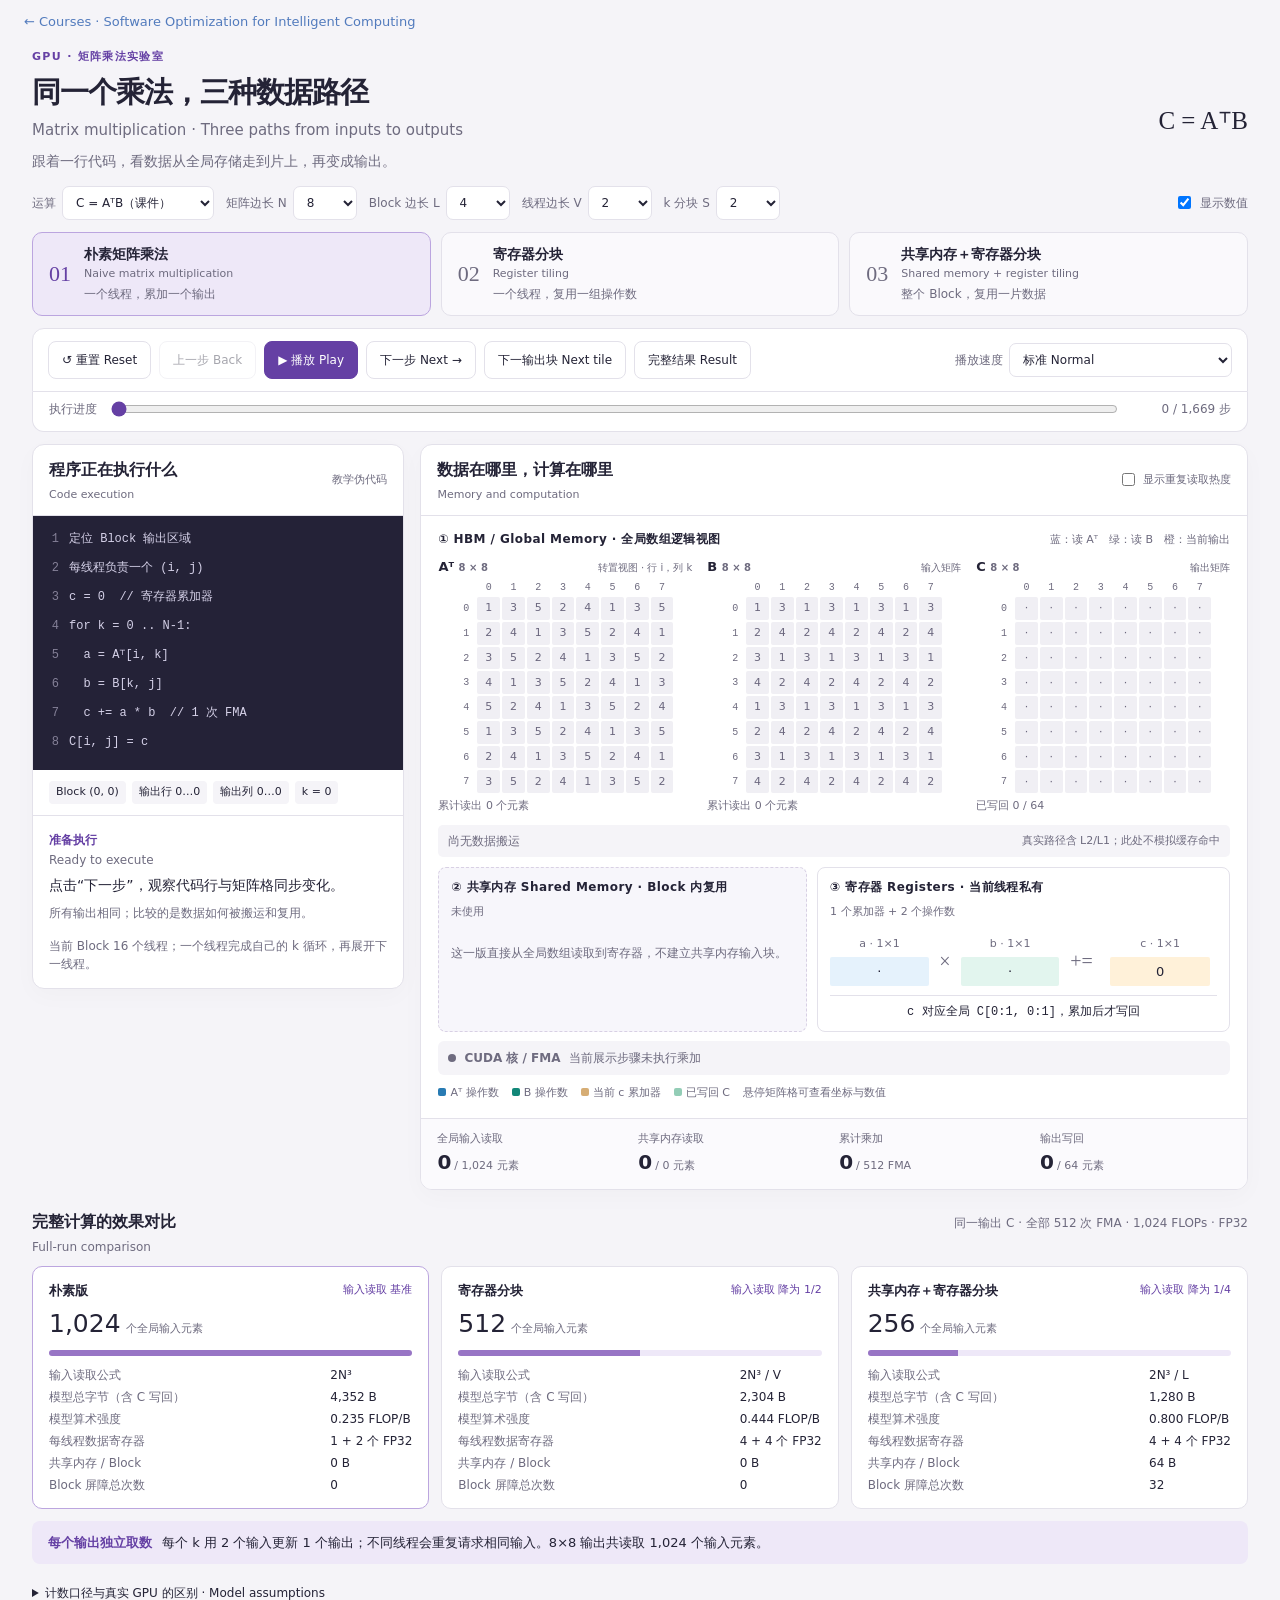
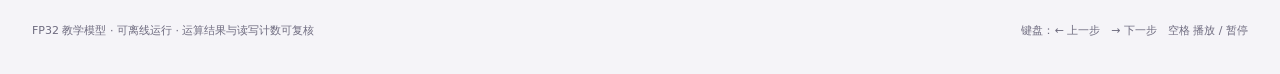
<file: courses/demos/matmul.html>
<!doctype html>
<html lang="zh-CN">
<head>
<meta charset="utf-8">
<meta name="viewport" content="width=device-width, initial-scale=1">
<title>矩阵乘法：从程序到数据流</title>
<style>
:root{color-scheme:light;--bg:#f5f4f8;--surface:#fff;--ink:#242336;--muted:#6e6b7f;--line:#e3e1ea;--purple:#6540a4;--purple-soft:#eee8f8;--a:#287bb3;--a-soft:#e5f2fc;--b:#128778;--b-soft:#e2f5ee;--c:#93632a;--c-soft:#fff1d9;--dark:#242237;--success:#17725d;--shadow:0 7px 24px #28203f06;font-family:Inter,"PingFang SC","Microsoft YaHei",system-ui,sans-serif;font-size:14px;line-height:1.5}
*{box-sizing:border-box}body{margin:0;background:var(--bg);color:var(--ink)}button,input,select{font:inherit}button,select{cursor:pointer}button:focus-visible,input:focus-visible,select:focus-visible,summary:focus-visible{outline:3px solid #8c6bd7;outline-offset:3px}button{border:1px solid var(--line);background:var(--surface);color:var(--ink);border-radius:8px;padding:8px 13px;min-height:38px}button:hover:not(:disabled){background:var(--purple-soft)}button:disabled{opacity:.4;cursor:default}button.primary{background:var(--purple);color:white;border-color:var(--purple)}button.primary:hover:not(:disabled){background:#52308e}a{color:var(--purple)}.shell{max-width:1520px;margin:auto;padding:26px 32px 34px}.eyebrow{color:var(--purple);letter-spacing:.12em;font-size:11px;font-weight:650;margin-bottom:5px}.heading{display:flex;justify-content:space-between;align-items:center;gap:20px}h1{font-size:29px;letter-spacing:-.035em;margin:0;font-weight:650}h2{font-size:16px;margin:0;font-weight:650}h3{font-size:13px;margin:0;font-weight:650}p{margin:0}.subhead{color:var(--muted);margin-top:6px}.equation{font-family:Georgia,serif;font-size:25px;white-space:nowrap}.config{display:flex;flex-wrap:wrap;align-items:center;gap:12px;margin:19px 0 15px}.config label{display:flex;align-items:center;gap:6px;font-size:12px;color:var(--muted)}select{border:1px solid var(--line);border-radius:7px;padding:6px 25px 6px 9px;color:var(--ink);background:var(--surface);min-height:34px}.config .format{margin-left:auto}.tabs{display:grid;grid-template-columns:repeat(3,1fr);gap:10px;margin-bottom:15px}.method{text-align:left;padding:12px 16px;border-radius:10px;background:#faf9fc;display:flex;align-items:center;gap:13px}.method .num{font:500 22px Georgia,serif;color:var(--muted)}.method strong{display:block;font-size:14px}.method small{display:block;font-size:12px;color:var(--muted);margin-top:1px}.method[aria-selected=true]{background:var(--purple-soft);border-color:#bba5df}.method[aria-selected=true] .num{color:var(--purple)}.toolbar{display:flex;flex-wrap:wrap;gap:8px;align-items:center;padding:12px 15px;background:var(--surface);border:1px solid var(--line);border-radius:12px 12px 0 0}.toolbar .speed{margin-left:auto;display:flex;align-items:center;gap:6px;font-size:12px;color:var(--muted)}.timeline{display:flex;align-items:center;gap:12px;padding:7px 16px 12px;background:var(--surface);border:1px solid var(--line);border-top:0;border-radius:0 0 12px 12px;margin-bottom:16px}.timeline input{flex:1;min-width:80px;accent-color:var(--purple)}.timeline output{font-size:12px;color:var(--muted);font-variant-numeric:tabular-nums;min-width:99px;text-align:right}.timeline label{font-size:12px;color:var(--muted)}.workspace{display:grid;grid-template-columns:minmax(290px,.9fr) minmax(610px,2fr);gap:16px;align-items:start}.panel{border:1px solid var(--line);border-radius:12px;background:var(--surface);box-shadow:var(--shadow);overflow:hidden}.panel-head{display:flex;justify-content:space-between;align-items:center;padding:13px 16px;border-bottom:1px solid var(--line);gap:10px}.panel-head span{font-size:11px;color:var(--muted)}.code{padding:10px 0 12px;background:var(--dark);color:#d5d1e8;overflow:hidden;font-family:"SFMono-Regular",Consolas,monospace;font-size:12px;line-height:1.7}.code-line{display:flex;min-height:29px;align-items:baseline;border-left:3px solid transparent;padding:3px 10px 3px 0}.code-line .ln{flex:0 0 33px;text-align:right;padding-right:10px;color:#858198;user-select:none}.code-line .src{white-space:pre-wrap;overflow-wrap:anywhere}.code-line.active{background:#594280;color:#fff;border-color:#c1a2f3}.code-line.active .ln{color:#e1cbff}.code-line.comment{color:#aaa4c0}.context{padding:11px 16px;display:flex;gap:6px;flex-wrap:wrap;border-bottom:1px solid var(--line)}.pill{font-size:11px;border-radius:4px;background:var(--bg);padding:3px 7px;font-variant-numeric:tabular-nums}.explain{padding:15px 16px;min-height:118px}.explain .phase{color:var(--purple);font-size:12px;font-weight:650;margin-bottom:5px}.explain .sentence{font-size:14px;line-height:1.65}.explain .delta{font-size:12px;color:var(--muted);margin-top:7px}.scope{font-size:12px;color:var(--muted);padding:0 16px 15px}.memory{padding:14px 17px 16px}.layer-heading{display:flex;align-items:baseline;justify-content:space-between;gap:8px;flex-wrap:wrap;margin-bottom:8px}.layer-heading .name{font-size:12px;font-weight:650;letter-spacing:.035em}.layer-heading .hint{font-size:11px;color:var(--muted)}.matrix-row{display:grid;grid-template-columns:repeat(3,minmax(0,1fr));gap:15px}.matrix-title{display:flex;justify-content:space-between;align-items:baseline;margin-bottom:4px;gap:4px}.matrix-title strong{font-size:13px}.matrix-title span{font-size:10px;color:var(--muted)}.matrix-grid{display:grid;grid-template-columns:18px repeat(var(--cols),minmax(0,1fr));gap:2px}.axis{display:flex;justify-content:center;align-items:center;font:10px ui-monospace,monospace;color:var(--muted);height:15px}.axis.side{height:auto}.cell{aspect-ratio:1;display:flex;align-items:center;justify-content:center;background:#f0eff4;border-radius:2px;font-size:11px;font-variant-numeric:tabular-nums;position:relative;color:#6b677e;min-width:0;transition:background .18s,box-shadow .18s}.cell.in-block{box-shadow:inset 0 0 0 1px #c2b4dc}.cell.read-a{background:var(--a);color:#fff}.cell.read-b{background:var(--b);color:#fff}.cell.done{background:var(--b-soft);color:var(--success)}.cell.target{background:var(--c-soft);box-shadow:inset 0 0 0 1px #d6ad74;color:#865720}.cell.written{background:#c9ebdc;box-shadow:inset 0 0 0 2px #40997d;color:#145440}.cell .heat{position:absolute;inset:auto 2px 1px;height:2px;background:currentColor;opacity:.55;max-width:calc(100% - 4px)}.matrix-foot{font-size:11px;margin:5px 0 0;color:var(--muted);min-height:17px}.transfer{margin:10px 0;padding:7px 10px;background:var(--bg);display:flex;justify-content:space-between;gap:8px;border-radius:5px;align-items:center;flex-wrap:wrap}.transfer strong{font-size:12px;color:var(--muted);font-weight:500}.transfer.hot strong{color:var(--purple);font-weight:650}.transfer small{font-size:11px;color:var(--muted)}.shared-layer{padding:10px 12px;background:#f7f6fb;border:1px dashed #d8d0e4;border-radius:8px}.shared-layer.inactive{padding:10px 12px}.shared-grids{display:grid;grid-template-columns:1fr 1fr;gap:20px;max-width:480px;margin:auto}.shared-grids .matrix-grid{grid-template-columns:18px repeat(var(--cols),minmax(0,1fr))}.shared-grids .cell{aspect-ratio:auto;height:24px}.shared-empty{color:var(--muted);font-size:12px;padding:4px 0}.shared-foot{font-size:11px;color:var(--muted);text-align:center;margin-top:6px}.register-layer{margin-top:10px;border:1px solid var(--line);padding:10px 12px;border-radius:8px}.reg-flow{display:grid;grid-template-columns:minmax(75px,1fr) 20px minmax(75px,1fr) 32px minmax(90px,1.15fr);align-items:center;gap:6px}.operand-grid{display:grid;grid-template-columns:repeat(var(--cols),minmax(0,1fr));gap:3px;max-width:126px;margin:auto}.operand-grid .cell{aspect-ratio:auto;min-height:29px;font-size:13px;color:var(--ink)}.operand-grid.a .cell{background:var(--a-soft)}.operand-grid.b .cell{background:var(--b-soft)}.operand-grid.c .cell{background:var(--c-soft)}.operand-grid.focus .cell{box-shadow:inset 0 0 0 2px #ab7cdc}.reg-label{font-size:11px;color:var(--muted);text-align:center;margin-bottom:5px}.operator{font-family:Georgia,serif;font-size:20px;color:var(--muted);text-align:center}.math-detail{margin-top:9px;border-top:1px solid var(--line);padding-top:7px;font-family:ui-monospace,monospace;font-size:12px;text-align:center;min-height:26px}.compute-unit{margin-top:9px;display:flex;gap:8px;align-items:center;padding:8px 10px;border-radius:6px;background:var(--bg);font-size:12px;color:var(--muted)}.compute-unit.active{background:var(--c-soft);color:#895912}.compute-unit .dot{height:8px;width:8px;flex-shrink:0;background:currentColor;border-radius:50%}.compute-unit strong{font-weight:650}.live-metrics{display:grid;grid-template-columns:repeat(4,minmax(0,1fr));gap:10px;padding:12px 16px;border-top:1px solid var(--line);background:#fbfafd}.metric .label{color:var(--muted);font-size:11px;display:block}.metric .value{font-variant-numeric:tabular-nums;font-size:20px;font-weight:600}.metric .unit{font-size:11px;color:var(--muted);margin-left:3px}.legend{display:flex;flex-wrap:wrap;gap:13px;align-items:center;font-size:11px;color:var(--muted);margin-top:10px}.legend i{display:inline-block;width:8px;height:8px;border-radius:2px;margin-right:4px}.comparison{margin-top:20px}.comparison-heading{display:flex;justify-content:space-between;align-items:baseline;gap:12px;margin-bottom:10px}.comparison-heading span{font-size:12px;color:var(--muted)}.compare-grid{display:grid;grid-template-columns:repeat(3,minmax(0,1fr));gap:12px}.compare-card{border:1px solid var(--line);background:var(--surface);border-radius:10px;padding:14px 16px}.compare-card.selected{border-color:#bca6df}.compare-card .top{display:flex;justify-content:space-between;gap:8px;align-items:center}.compare-card .ratio{font-size:11px;color:var(--purple)}.compare-card .read-count{font-size:25px;font-variant-numeric:tabular-nums;margin-top:5px}.compare-card .read-count small{font-size:11px;color:var(--muted);margin-left:5px}.bar-track{height:6px;background:var(--purple-soft);margin:7px 0 10px;border-radius:3px;overflow:hidden}.bar{height:100%;background:#9875c5;transition:width .3s}.compare-card dl{display:grid;grid-template-columns:1fr auto;gap:4px 8px;font-size:12px;margin:0}.compare-card dt{color:var(--muted)}.compare-card dd{margin:0;font-variant-numeric:tabular-nums}.insight{margin-top:12px;padding:12px 16px;background:var(--purple-soft);border-radius:8px;display:flex;gap:10px;font-size:13px}.insight strong{white-space:nowrap;color:var(--purple)}details{margin-top:15px;color:var(--muted);font-size:12px}summary{cursor:pointer;color:var(--ink);padding:5px 0}details p{margin:7px 0}details ul{margin:7px 0;padding-left:20px}details li{margin:4px 0}.finished{color:var(--success)!important}.footer{font-size:11px;color:var(--muted);margin-top:16px;display:flex;justify-content:space-between;gap:10px;flex-wrap:wrap}.heat-toggle{display:flex;gap:5px;align-items:center;font-size:11px;color:var(--muted)}.heat-toggle input{accent-color:var(--purple)}.no-values .cell{font-size:0}.no-values .operand-grid .cell{font-size:13px}
.onchip-grid{display:grid;grid-template-columns:1fr 1.12fr;gap:10px;align-items:stretch}.onchip-grid .register-layer{margin-top:0}.matrix-row .matrix-grid{max-width:216px;margin:auto}.onchip-grid .reg-flow{margin-top:15px}.onchip-grid .layer-heading .hint{display:block;width:100%}.onchip-grid .shared-grids{gap:10px}.onchip-grid .shared-grids .matrix-grid{grid-template-columns:12px repeat(var(--cols),minmax(0,1fr));gap:1px}.onchip-grid .reg-flow .operand-grid{max-width:100px}.shell{padding-top:20px}.config{margin-top:14px;margin-bottom:12px}.tabs{margin-bottom:12px}.timeline{margin-bottom:12px}.onchip-grid .shared-empty{padding-top:15px}
@media(max-width:1150px) and (min-width:901px){.onchip-grid{grid-template-columns:1fr}.onchip-grid .reg-flow{margin-top:3px}.onchip-grid .layer-heading .hint{display:inline;width:auto}}
@media(max-width:620px){.onchip-grid{grid-template-columns:1fr}.onchip-grid .reg-flow{margin-top:3px}.onchip-grid .layer-heading .hint{display:inline;width:auto}}
@media(min-width:1450px){.cell{font-size:13px}.code{font-size:13px}.code-line{min-height:31px}}
@media(max-width:1080px){.shell{padding:20px}.workspace{grid-template-columns:290px minmax(0,1fr)}.matrix-row{gap:8px}.matrix-grid{gap:1px;grid-template-columns:12px repeat(var(--cols),minmax(0,1fr))}.cell{font-size:10px}.matrix-title span{display:none}.memory{padding:12px}.code{font-size:11px}.live-metrics{gap:5px;padding:11px}.metric .value{font-size:18px}}
@media(max-width:900px){.workspace{grid-template-columns:1fr}.program-body{display:grid;grid-template-columns:1.05fr 1fr}.program-body .code{font-size:12px}.cell{font-size:12px}.matrix-title span{display:inline}.config .format{margin-left:0}.heading .equation{font-size:21px}.method{padding:10px;gap:8px}.method small{font-size:11px}}
@media(max-width:620px){.shell{padding:14px 12px}.heading{display:block}h1{font-size:24px}.heading .equation{margin-top:9px}.tabs{gap:5px}.method{display:block;padding:8px}.method .num{display:none}.method strong{font-size:12px}.method small{font-size:10px}.toolbar{gap:6px;padding:10px}.toolbar button{padding:7px 10px;font-size:12px}.toolbar .speed{margin-left:0}.program-body{display:block}.matrix-row{grid-template-columns:repeat(2,minmax(0,1fr));gap:12px}.matrix-card:last-child{grid-column:1/-1;max-width:260px;width:100%;justify-self:center}.matrix-title span{display:none}.live-metrics{grid-template-columns:repeat(2,1fr);gap:10px}.compare-grid{grid-template-columns:1fr}.comparison-heading{display:block}.reg-flow{grid-template-columns:1fr 15px 1fr 24px 1.1fr;gap:3px}.shared-grids{gap:10px}.config{gap:8px}.config label{font-size:11px}.insight{display:block}.insight strong{display:block;margin-bottom:4px}.cell{font-size:11px}}
@media(prefers-reduced-motion:reduce){*{transition:none!important}}
</style>
<style>
.bilingual-subtitle{display:block;font-size:13px;line-height:1.4;font-weight:500;letter-spacing:0;color:var(--muted);margin-top:5px}.heading-en{font-size:15px;margin:5px 0 9px;color:var(--muted);font-weight:400;letter-spacing:0}.phase-en{display:block;font-size:12px;color:var(--muted);font-weight:400;margin-top:3px;line-height:1.45}.course-nav{max-width:1440px;margin:auto;padding:14px 24px 0;font:13px system-ui,sans-serif}.course-nav a{color:#527bbd;text-decoration:none}.tab,.takeaway{transition:background .2s,border-color .2s,box-shadow .2s}.tab strong{overflow-wrap:anywhere}.method .bilingual-subtitle,.tab .bilingual-subtitle{font-size:11px;margin:3px 0}.panel-head h2 .bilingual-subtitle{font-size:11px}.method strong{line-height:1.35}.toolbar button,.controls button{font-size:12px}.story h2 .phase-en{font-size:14px}.panel-head{flex-wrap:wrap}.language-note{color:var(--muted);font-size:11px}@media(max-width:620px){.heading-en{font-size:12px}.method .bilingual-subtitle,.tab .bilingual-subtitle{font-size:10px}.toolbar button,.controls button{font-size:11px}.course-nav{padding:12px 12px 0;font-size:11px}.story h2 .phase-en{font-size:12px}}
</style></head>
<body><nav class="course-nav" aria-label="Course navigation"><a href="../">← Courses · Software Optimization for Intelligent Computing</a></nav>
<main class="shell" id="matmul-lab">
  <div class="eyebrow">GPU · 矩阵乘法实验室</div>
  <header class="heading"><div><h1>同一个乘法，三种数据路径</h1><div class="heading-en" lang="en">Matrix multiplication · Three paths from inputs to outputs</div><p class="subhead">跟着一行代码，看数据从全局存储走到片上，再变成输出。</p></div><div class="equation" id="equation"></div></header>
  <div class="config" aria-label="矩阵与分块设置">
    <label>运算<select id="operation"><option value="atb">C = AᵀB（课件）</option><option value="ab">C = AB</option></select></label>
    <label>矩阵边长 N<select id="size"><option>4</option><option selected>8</option></select></label>
    <label>Block 边长 L<select id="block"><option>2</option><option selected>4</option></select></label>
    <label>线程边长 V<select id="thread"><option>1</option><option selected>2</option></select></label>
    <label>k 分块 S<select id="slice"><option>1</option><option selected>2</option><option>4</option></select></label>
    <label class="format"><input type="checkbox" id="show-values" checked> 显示数值</label>
  </div>
  <div class="tabs" role="tablist" aria-label="矩阵乘法实现">
    <button type="button" class="method" id="tab-naive" role="tab" aria-selected="true" aria-controls="demo" data-method="naive"><span class="num">01</span><span><strong>朴素矩阵乘法<span class="bilingual-subtitle" lang="en">Naive matrix multiplication</span></strong><small>一个线程，累加一个输出</small></span></button>
    <button type="button" class="method" id="tab-register" role="tab" aria-selected="false" aria-controls="demo" data-method="register"><span class="num">02</span><span><strong>寄存器分块<span class="bilingual-subtitle" lang="en">Register tiling</span></strong><small>一个线程，复用一组操作数</small></span></button>
    <button type="button" class="method" id="tab-shared" role="tab" aria-selected="false" aria-controls="demo" data-method="shared"><span class="num">03</span><span><strong>共享内存＋寄存器分块<span class="bilingual-subtitle" lang="en">Shared memory + register tiling</span></strong><small>整个 Block，复用一片数据</small></span></button>
  </div>
  <section id="demo" role="tabpanel" aria-labelledby="tab-naive">
    <div class="toolbar"><button id="restart" title="回到开始">↺ 重置 Reset</button><button id="previous">上一步 Back</button><button id="play" class="primary">▶ 播放 Play</button><button id="next">下一步 Next →</button><button id="next-output">下一输出块 Next tile</button><button id="finish">完整结果 Result</button><label class="speed">播放速度<select id="speed"><option value="1400">慢速 Slow</option><option value="650" selected>标准 Normal</option><option value="170">快速 Fast</option><option value="80">快进 Fast forward (16 steps)</option></select></label></div>
    <div class="timeline"><label for="position">执行进度</label><input id="position" type="range" min="0" max="100" value="0"><output id="step-count" for="position"></output></div>
    <div class="workspace">
      <section class="panel program"><div class="panel-head"><h2>程序正在执行什么<span class="bilingual-subtitle" lang="en">Code execution</span></h2><span>教学伪代码</span></div><div class="program-body"><div class="code" id="code"></div><div><div class="context" id="context"></div><div class="explain" aria-live="polite" aria-atomic="true"><div id="phase" class="phase"></div><div id="sentence" class="sentence"></div><div id="delta" class="delta"></div></div><p class="scope" id="scope"></p></div></div></section>
      <section class="panel hardware"><div class="panel-head"><h2>数据在哪里，计算在哪里<span class="bilingual-subtitle" lang="en">Memory and computation</span></h2><label class="heat-toggle"><input type="checkbox" id="heat">显示重复读取热度</label></div><div class="memory">
        <div class="layer-heading"><span class="name">① HBM / Global Memory · 全局数组逻辑视图</span><span class="hint" id="input-legend">蓝：读 Aᵀ　绿：读 B　橙：当前输出</span></div>
        <div class="matrix-row" id="hbm"></div>
        <div class="transfer" id="transfer"><strong id="route"></strong><small>真实路径含 L2/L1；此处不模拟缓存命中</small></div>
        <div class="onchip-grid"><div class="shared-layer" id="shared-layer"><div class="layer-heading"><span class="name">② 共享内存 Shared Memory · Block 内复用</span><span id="shared-size" class="hint"></span></div><div id="shared-content"></div></div>
        <div class="register-layer"><div class="layer-heading"><span class="name">③ 寄存器 Registers · 当前线程私有</span><span class="hint" id="reg-size"></span></div><div class="reg-flow"><div><div class="reg-label" id="a-label">a</div><div id="reg-a"></div></div><span class="operator">×</span><div><div class="reg-label" id="b-label">b</div><div id="reg-b"></div></div><span class="operator">+=</span><div><div class="reg-label" id="c-label">累加器 c</div><div id="reg-c"></div></div></div><div class="math-detail" id="math"></div></div>
        </div><div class="compute-unit" id="compute"><span class="dot"></span><strong>CUDA 核 / FMA</strong><span id="compute-text"></span></div>
        <div class="legend"><span><i style="background:var(--a)"></i><span id="a-legend">Aᵀ 操作数</span></span><span><i style="background:var(--b)"></i>B 操作数</span><span><i style="background:#d6ad74"></i>当前 c 累加器</span><span><i style="background:#93cdb6"></i>已写回 C</span><span>悬停矩阵格可查看坐标与数值</span></div>
      </div><div class="live-metrics" id="live-metrics"></div></section>
    </div>
  </section>
  <section class="comparison"><div class="comparison-heading"><h2>完整计算的效果对比<span class="bilingual-subtitle" lang="en">Full-run comparison</span></h2><span id="same-work"></span></div><div class="compare-grid" id="comparison"></div><div class="insight"><strong id="insight-title"></strong><span id="insight-text"></span></div></section>
  <details><summary>计数口径与真实 GPU 的区别 · Model assumptions</summary><ul><li>C = AᵀB 模式直接展示 Aᵀ：画面坐标 Aᵀ[i,k] 对应原数组 A[k,i]，共享输入片 sAT 也按这一转置视图显示。这里只改变呈现与伪代码记法，不执行额外转置搬运，也不表示物理内存布局发生变化。</li><li>所有版本计算同一组矩阵，并实际在本页计算出 C；一次 FMA 计为 2 FLOPs。当前动画累计数由执行事件逐项累加，完整对比由对应循环结构推导。</li><li>“全局输入读取”按线程请求的标量元素计数，不是内存事务数。仅在忽略 L1/L2 命中、访存合并和其他开销的模型中，将其乘以 4 字节近似为 FP32 的 HBM 输入流量；真实 HBM 流量需要测量。</li><li>三种版本都以寄存器保存累加器。第二种进一步让每线程计算 V×V 个输出；第三种还让 Block 协作加载、复用共享内存中的输入块。共享内存与硬件自动管理的缓存不是同一概念。</li><li>画面按 Block、线程依次展开，便于观察；真实 GPU 会并行或交错执行。一次动画步可能代表多个线程的协作加载，或 V² 次标量 FMA，步数与播放速度不代表运行时间。</li><li>寄存器数量只计操作数与累加器的数据槽，不含索引等临时值，也不是编译器实际分配量。教学模型省略寄存器溢出、访存事务、bank conflict、流水线重叠、Tensor Core 和边界处理；N、L、V、S 采用整除设置。共享内存加载省略中间搬运寄存器，不能据此推断使用了异步拷贝。</li><li>增大 V 会增加每线程寄存器需求；增大 L 或 S 会增加共享内存占用。这些资源可能限制 Occupancy，因此读取减少不等于同倍数加速。</li></ul><p>参考：<a href="https://docs.nvidia.com/cuda/cuda-c-best-practices-guide/index.html#shared-memory-in-matrix-multiplication-c-ab" target="_blank" rel="noreferrer">NVIDIA CUDA Best Practices · 矩阵乘法</a> · <a href="https://developer.nvidia.com/blog/cutlass-linear-algebra-cuda/" target="_blank" rel="noreferrer">NVIDIA CUTLASS · 分层分块</a></p></details>
  <div class="footer"><span>FP32 教学模型 · 可离线运行 · 运算结果与读写计数可复核</span><span>键盘：← 上一步　→ 下一步　空格 播放 / 暂停</span></div>
</main>
<script>

'use strict';
/* The event trace is the single source for code position, cell highlights and counters. */
const MatmulEngine = (() => {
  const modes=['naive','register','shared'];
  function arrays(n){return {A:Array.from({length:n*n},(_,q)=>1+(Math.floor(q/n)*2+q%n)%5),B:Array.from({length:n*n},(_,q)=>1+(Math.floor(q/n)+2*(q%n))%4)};}
  const indexA=(cfg,i,k)=>cfg.op==='atb'?k*cfg.n+i:i*cfg.n+k;
  function reference(cfg,A,B){const out=Array(cfg.n*cfg.n).fill(0);for(let i=0;i<cfg.n;i++)for(let j=0;j<cfg.n;j++)for(let k=0;k<cfg.n;k++)out[i*cfg.n+j]+=A[indexA(cfg,i,k)]*B[k*cfg.n+j];return out;}
  function build(cfg){
    const {n,L,V,S,mode}=cfg;const v=mode==='naive'?1:V;const es=[];
    let ctx={br:0,bc:0,tr:0,tc:0,k:0,ko:0};
    const emit=(kind,line,extra={})=>es.push({...ctx,kind,line,...extra});
    emit('ready',-1);
    for(let br=0;br<n;br+=L)for(let bc=0;bc<n;bc+=L){
      ctx={br,bc,tr:br,tc:bc,k:0,ko:0};emit('block',0);
      if(mode==='shared'){
        emit('initblock',2);
        for(let ko=0;ko<n;ko+=S){
          ctx={...ctx,ko,k:ko,tr:br,tc:bc};emit('stage',3);emit('tileA',4);emit('tileB',5);emit('barrierLoad',6);
          for(let ki=0;ki<S;ki++)for(let tr=br;tr<br+L;tr+=v)for(let tc=bc;tc<bc+L;tc+=v){ctx={br,bc,tr,tc,k:ko+ki,ko};emit('sharedA',8);emit('sharedB',9);emit('fma',10);}
          emit('barrierUse',11);
        }
        emit('storeblock',12);
      }else{
        for(let tr=br;tr<br+L;tr+=v)for(let tc=bc;tc<bc+L;tc+=v){
          ctx={br,bc,tr,tc,k:0,ko:0};emit('init',2);
          for(let k=0;k<n;k++){ctx.k=k;emit('globalA',4);emit('globalB',5);emit('fma',6);}
          emit('store',7);
        }
      }
    }
    emit('done',-1);return es;
  }
  function fresh(cfg){const {A,B}=arrays(cfg.n);return {A,B,C:Array(cfg.n*cfg.n).fill(null),acc:Array(cfg.n*cfg.n).fill(0),a:[],b:[],sA:[],sB:[],heatA:Array(cfg.n*cfg.n).fill(0),heatB:Array(cfg.n*cfg.n).fill(0),g:0,sh:0,w:0,fma:0,sync:0,previous:0,expected:reference(cfg,A,B)};}
  function aTileIndex(cfg,e,i,k){return cfg.op==='atb'?(k-e.ko)*cfg.L+i-e.br:(i-e.br)*cfg.S+k-e.ko;}
  function apply(s,e,cfg){
    const {n,L,S,mode,V}=cfg,v=mode==='naive'?1:V;const {br,bc,tr,tc,k,ko,kind}=e;
    if(kind==='block'){s.a=[];s.b=[];s.sA=[];s.sB=[];}
    if(kind==='init'||kind==='initblock'){s.a=[];s.b=[];const r=kind==='init'?tr:br,c=kind==='init'?tc:bc,d=kind==='init'?v:L;for(let y=r;y<r+d;y++)for(let x=c;x<c+d;x++)s.acc[y*n+x]=0;}
    if(kind==='stage'){s.sA=Array(L*S).fill(null);s.sB=Array(L*S).fill(null);s.a=[];s.b=[];}
    if(kind==='tileA'){for(let i=br;i<br+L;i++)for(let kk=ko;kk<ko+S;kk++){const q=indexA(cfg,i,kk);s.sA[aTileIndex(cfg,e,i,kk)]=s.A[q];s.heatA[q]++;s.g++;}}
    if(kind==='tileB'){for(let kk=ko;kk<ko+S;kk++)for(let j=bc;j<bc+L;j++){const q=kk*n+j;s.sB[(kk-ko)*L+j-bc]=s.B[q];s.heatB[q]++;s.g++;}}
    if(kind==='globalA'||kind==='sharedA'){
      s.a=[];s.b=[];
      for(let y=0;y<v;y++){const q=indexA(cfg,tr+y,k);if(kind==='globalA'){s.a.push(s.A[q]);s.g++;s.heatA[q]++;}else{s.a.push(s.sA[aTileIndex(cfg,e,tr+y,k)]);s.sh++;}}
    }
    if(kind==='globalB'||kind==='sharedB'){
      s.b=[];for(let x=0;x<v;x++){const q=k*n+tc+x;if(kind==='globalB'){s.b.push(s.B[q]);s.g++;s.heatB[q]++;}else{s.b.push(s.sB[(k-ko)*L+tc-bc+x]);s.sh++;}}
    }
    if(kind==='fma'){s.previous=s.acc[tr*n+tc];for(let y=0;y<v;y++)for(let x=0;x<v;x++){s.acc[(tr+y)*n+tc+x]+=s.a[y]*s.b[x];s.fma++;}}
    if(kind==='barrierLoad'||kind==='barrierUse'){s.sync++;}
    if(kind==='store'||kind==='storeblock'){const r=kind==='store'?tr:br,c=kind==='store'?tc:bc,d=kind==='store'?v:L;for(let y=r;y<r+d;y++)for(let x=c;x<c+d;x++){s.C[y*n+x]=s.acc[y*n+x];s.w++;}}
    return s;
  }
  function totals(cfg,mode=cfg.mode){const {n,L,V,S}=cfg;const g=2*n**3/(mode==='naive'?1:mode==='register'?V:L),v=mode==='naive'?1:V;return {g,w:n*n,fma:n**3,sh:mode==='shared'?2*n**3/V:0,bytes:4*(g+n*n),ai:2*n**3/(4*(g+n*n)),reg:v*v+2*v,shared:mode==='shared'?2*L*S*4:0,sync:mode==='shared'?2*(n/L)**2*(n/S):0};}
  return {modes,arrays,indexA,reference,build,fresh,apply,totals,aTileIndex};
})();
window.MatmulEngine=MatmulEngine;
(() => {
  const root=document.getElementById('matmul-lab'),$=id=>document.getElementById(id),fmt=x=>Number(x).toLocaleString('en-US');
  let cfg={n:8,L:4,V:2,S:2,op:'atb',mode:'naive'},events=[],state,pos=0,timer=null,checkpoints=new Map();
  const names={naive:'朴素版',register:'寄存器分块',shared:'共享内存＋寄存器分块'};
  function clone(s){return JSON.parse(JSON.stringify(s));}
  function lines(){const at=cfg.op==='atb';if(cfg.mode==='shared')return [
    '定位 Block 输出块 C[br:br+L, bc:bc+L]',
    '每线程负责 rows × cols（V × V）',
    'c[V, V] = 0  // 各线程的私有寄存器',
    'for ko = 0 .. N-1 step S:',
    at?'  协作加载 sAT = Aᵀ[br:br+L, ko:ko+S]':'  协作加载 sA = A[br:br+L, ko:ko+S]',
    '  协作加载 sB = B[ko:ko+S, bc:bc+L]',
    '  __syncthreads()  // 加载完成',
    '  for ki = 0 .. S-1:',
    at?'    a = sAT[local_rows, ki]':'    a = sA[local_rows, ki]',
    '    b = sB[ki, local_cols]',
    '    c += outer(a, b)  // V² 次 FMA',
    '  __syncthreads()  // 消费完成',
    '各线程写回 C[rows, cols] = c'];
    if(cfg.mode==='register')return ['定位 Block 输出区域','每线程负责 rows × cols（V × V）','c[V, V] = 0','for k = 0 .. N-1:',at?'  a[V] = Aᵀ[rows, k]':'  a[V] = A[rows, k]','  b[V] = B[k, cols]','  c += outer(a, b)  // V² 次 FMA','C[rows, cols] = c'];
    return ['定位 Block 输出区域','每线程负责一个 (i, j)','c = 0  // 寄存器累加器','for k = 0 .. N-1:',at?'  a = Aᵀ[i, k]':'  a = A[i, k]','  b = B[k, j]','  c += a * b  // 1 次 FMA','C[i, j] = c'];
  }
  const esc=t=>String(t).replace(/[&<>"']/g,c=>({'&':'&amp;','<':'&lt;','>':'&gt;','"':'&quot;',"'":'&#39;'}[c]));
  function reset(){pause();events=MatmulEngine.build(cfg);state=MatmulEngine.fresh(cfg);pos=0;checkpoints=new Map([[0,clone(state)]]);$('code').innerHTML=lines().map((l,i)=>`<div class="code-line" data-line="${i}"><span class="ln">${i+1}</span><span class="src">${esc(l)}</span></div>`).join('');$('position').max=events.length-1;renderComparison();render();}
  function seek(p){p=Math.max(0,Math.min(events.length-1,Number(p)));if(p<pos){let q=Math.floor(p/80)*80;while(!checkpoints.has(q))q-=80;state=clone(checkpoints.get(q));pos=q;}while(pos<p){pos++;MatmulEngine.apply(state,events[pos],cfg);if(pos%80===0)checkpoints.set(pos,clone(state));}render();if(pos===events.length-1)pause();}
  function pause(){if(timer!==null)clearTimeout(timer);timer=null;$('play').textContent='▶ 播放 Play';$('play').setAttribute('aria-pressed','false');}
  function schedule(){timer=setTimeout(()=>{seek(pos+($('speed').value==='80'?16:1));if(pos<events.length-1)schedule();},Number($('speed').value));}
  function play(){if(timer!==null){pause();return;}if(pos===events.length-1)seek(0);$('play').textContent='Ⅱ 暂停 Pause';$('play').setAttribute('aria-pressed','true');schedule();}
  function cells(rows,cols,values,opts={}){let html=`<div class="matrix-grid" style="--cols:${cols}" role="img" aria-label="${esc(opts.label||'矩阵')}"><span class="axis"></span>`;for(let c=0;c<cols;c++)html+=`<span class="axis">${opts.colBase===undefined?c:opts.colBase+c}</span>`;for(let r=0;r<rows;r++){html+=`<span class="axis side">${opts.rowBase===undefined?r:opts.rowBase+r}</span>`;for(let c=0;c<cols;c++){const q=r*cols+c,val=values[q],cl=opts.classes?opts.classes(q,r,c):'',heat=opts.heat?opts.heat[q]:0,tip=`${opts.symbol||''}[${r+(opts.rowBase||0)},${c+(opts.colBase||0)}] = ${val===null||val===undefined?'尚未写入':val}${opts.heat?'；累计读取 '+heat+' 次':''}`;html+=`<span class="cell ${cl}" title="${esc(tip)}">${val===null||val===undefined?'·':val}${opts.heat&&$('heat').checked&&heat?`<i class="heat" style="width:${Math.min(100,heat/cfg.n*100)}%"></i>`:''}</span>`;}}return html+'</div>';}
  function operand(vals,rows,cols,kind,focus){return `<div class="operand-grid ${kind}${focus?' focus':''}" style="--cols:${cols}">${Array.from({length:rows*cols},(_,q)=>`<span class="cell">${vals[q]??'·'}</span>`).join('')}</div>`;}
  function info(e){const {kind,tr,tc,k,ko,br,bc}=e,{n,L,V,S,mode}=cfg,v=mode==='naive'?1:V;const aName=cfg.op==='atb'?'Aᵀ':'A',sharedName=cfg.op==='atb'?'sAT':'sA';const aCoord=`${aName}[${tr}${v>1?'…'+(tr+v-1):''}, ${k}]`;const bCoord=`B[${k}, ${tc}${v>1?'…'+(tc+v-1):''}]`;const blockid=`(${br/L}, ${bc/L})`;
    const map={
      ready:['准备执行','点击“下一步”，观察代码行与矩阵格同步变化。','所有输出相同；比较的是数据如何被搬运和复用。','尚无数据搬运'],
      block:['定位输出区域',`展示 Block ${blockid} 的 ${L}×${L} 输出区域；其中每线程负责 ${v}×${v} 个输出。`,'依次展开仅为教学，真实 Block 可并行或交错执行。','定位线程与输出'],
      init:['初始化累加器',`当前线程把 ${v*v} 个寄存器累加器置零，准备覆盖整个 k 维。`,'尚未写回 HBM，C 中仍显示空点。','寄存器内初始化'],
      initblock:['初始化各线程累加器',`Block 内 ${(L/v)**2} 个线程分别持有 ${v}×${v} 个私有累加器。`,'整块输出共有 '+L*L+' 个累加器，分散在各线程中。','寄存器内初始化'],
      stage:['开始 k 分块',`加载归约范围 k = ${ko}…${ko+S-1}，准备共享内存中的两个输入片。`,'上一片数据已消费完；现在可以复用同一对缓冲区。','准备共享内存缓冲区'],
      tileA:[`协作加载 ${aName}`,`整个 Block 协作搬运 ${L*S} 个 ${aName} 元素到 ${sharedName}，在图中形成 ${L}×${S} 的输入片。`,`全局输入读取 +${L*S}；每个元素本阶段只加载一次。`,`全局存储 ${aName} → 共享内存 ${sharedName}`],
      tileB:['协作加载 B',`整个 Block 协作搬运 ${L*S} 个 B 元素到 sB，供多个线程复用。`,`全局输入读取 +${L*S}；两片总共占用 ${2*L*S*4} B。`,'全局存储 → 共享内存 sB'],
      barrierLoad:['屏障：等加载完成','所有线程完成本阶段的协作加载，之后才能安全读取共享内存。','__syncthreads() 协调 Block 内的线程，不是整个 GPU。','Block 内同步 · 加载完成'],
      globalA:[`读取 ${aName} 操作数`,`${aCoord} → 当前线程的 a 寄存器。`,`全局输入读取 +${v} 个 FP32 元素（模型 ${v*4} B）。`,`全局存储 ${aName} → 寄存器 a`],
      globalB:['读取 B 操作数',`${bCoord} → 当前线程的 b 寄存器。`,`全局输入读取 +${v}；现在用 ${2*v} 个输入进行 ${v*v} 次 FMA。`,'全局存储 → 寄存器 b'],
      sharedA:[`从 ${sharedName} 读取`,`当前线程从 ${sharedName} 的第 ${k-ko} 列取出 ${v} 个 ${aName} 元素，放入自己的 a 寄存器。`,`共享内存读取 +${v}；此步不增加全局输入读取。`,`共享内存 ${sharedName} → 寄存器 a`],
      sharedB:['从 sB 读取',`当前线程从共享内存取出 ${v} 个 B 元素，放入自己的 b 寄存器。`,`共享内存读取 +${v}；相同共享数据还可被其他线程读取。`,'共享内存 sB → 寄存器 b'],
      fma:['执行乘加',v===1?`k = ${k}：CUDA 核用 a、b 更新一个寄存器累加器。`:`k = ${k}：a 的 ${v} 个数与 b 的 ${v} 个数组成外积，更新 ${v}×${v} 个累加器。`,`FMA +${v*v}，FLOPs +${2*v*v}；本步无新增存储读取。`,'寄存器操作数 → CUDA 核 → 累加器'],
      barrierUse:['屏障：等消费完成','所有线程都用完当前共享片后，才能让下一片覆盖这两个缓冲区。','防止某些线程仍在读取时，另一些线程提前覆盖数据。','Block 内同步 · 消费完成'],
      store:['写回线程输出',`k 维累加完成，把当前线程的 ${v*v} 个结果写回全局数组 C。`,`输出写回 +${v*v}；绿色格子表示结果已经完成。`,'寄存器累加器 → 全局数组 C'],
      storeblock:['写回 Block 输出',`所有线程将各自的结果写回 C，完成 Block ${blockid} 的 ${L}×${L} 输出块。`,`输出写回 +${L*L}；每个输出只写回一次。`,'各线程累加器 → 全局数组 C'],
      done:['计算完成',state.C.every((x,i)=>x===state.expected[i])?'全部输出与直接矩阵乘法参考结果一致。':'结果校验失败，请检查执行模型。',`累计 ${fmt(state.fma)} 次 FMA；${fmt(state.g)} 个全局输入元素读取；${fmt(state.w)} 个输出写回。`,'计算完成 · 已校验输出']
    };return map[kind];
  }
  function infoEnglish(e){const {kind,tr,tc,k,ko,br,bc}=e,{n,L,V,S,mode}=cfg,v=mode==='naive'?1:V;const aName=cfg.op==='atb'?'Aᵀ':'A',sharedName=cfg.op==='atb'?'sAT':'sA';const aCoord=`${aName}[${tr}${v>1?'…'+(tr+v-1):''}, ${k}]`;const bCoord=`B[${k}, ${tc}${v>1?'…'+(tc+v-1):''}]`;const blockid=`(${br/L}, ${bc/L})`;
    const map={
      ready:['Ready to execute','Click Next to see code lines and matrix cells change together.','All outputs match; the difference is how inputs are transferred and reused.','No transfer yet'],
      block:['Locate the output region',`Block ${blockid} covers ${L}×${L} outputs; each thread handles ${v}×${v} outputs.`,'Blocks are shown in order for teaching; real blocks can run in parallel or be interleaved.','Locate the thread and output'],
      init:['Initialize accumulators',`The current thread clears ${v*v} register accumulators before traversing the full k dimension.`,'Nothing has been stored in HBM yet; C still displays empty dots.','Initialize in registers'],
      initblock:['Initialize all thread accumulators',`Each of the ${(L/v)**2} threads holds ${v}×${v} private accumulators.`,`The tile has ${L*L} accumulators distributed across its threads.`,'Initialize in registers'],
      stage:['Start a k tile',`Prepare two shared-memory input tiles for reduction range k = ${ko}…${ko+S-1}.`,'The previous tiles have been consumed; the same two buffers can now be reused.','Prepare shared-memory buffers'],
      tileA:[`Cooperatively load ${aName}`,`The block transfers ${L*S} elements of ${aName} into ${sharedName}, displayed as a ${L}×${S} tile.`,`Global input reads +${L*S}; each element is loaded once in this stage.`,`Global ${aName} → shared ${sharedName}`],
      tileB:['Cooperatively load B',`The block transfers ${L*S} elements of B into sB for reuse across threads.`,`Global input reads +${L*S}; both shared tiles occupy ${2*L*S*4} B.`,'Global B → shared sB'],
      barrierLoad:['Barrier: wait for loads','All threads must finish their cooperative loads before shared-memory reads are safe.','__syncthreads() coordinates threads within a block, rather than the entire GPU.','Block synchronization · loads complete'],
      globalA:[`Read ${aName} operands`,`${aCoord} → the current thread’s a registers.`,`Global input reads +${v} FP32 elements (${v*4} B in the model).`,`Global ${aName} → registers a`],
      globalB:['Read B operands',`${bCoord} → the current thread’s b registers.`,`Global input reads +${v}; now ${2*v} inputs can support ${v*v} FMAs.`,'Global B → registers b'],
      sharedA:[`Read from ${sharedName}`,`Read ${v} elements of ${aName} from column ${k-ko} of ${sharedName} into the current thread’s a registers.`,`Shared-memory reads +${v}; no new global input reads in this step.`,`Shared ${sharedName} → registers a`],
      sharedB:['Read from sB',`Read ${v} elements of B from shared memory into the current thread’s b registers.`,`Shared-memory reads +${v}; other threads can reuse the same shared data.`,'Shared sB → registers b'],
      fma:['Multiply and accumulate',v===1?`k = ${k}: a CUDA core uses a and b to update one register accumulator.`:`k = ${k}: the outer product of ${v} values in a and ${v} values in b updates ${v}×${v} accumulators.`,`FMA +${v*v}, FLOPs +${2*v*v}; no new memory reads in this step.`,'Register operands → CUDA cores → accumulators'],
      barrierUse:['Barrier: wait for consumption','All threads must finish using the shared tiles before the next tiles overwrite these buffers.','This prevents data from being overwritten while other threads are still reading it.','Block synchronization · consumption complete'],
      store:['Store thread outputs',`The k reduction is complete. Store this thread’s ${v*v} results in global array C.`,`Output stores +${v*v}; green cells indicate finished results.`,'Register accumulators → global C'],
      storeblock:['Store block outputs',`All threads store their results in C, completing the ${L}×${L} output tile of block ${blockid}.`,`Output stores +${L*L}; each output is stored once.`,'Thread accumulators → global C'],
      done:['Computation complete',state.C.every((x,i)=>x===state.expected[i])?'Every output matches the direct matrix multiplication reference.':'Output validation failed. Check the execution model.',`Totals: ${fmt(state.fma)} FMAs; ${fmt(state.g)} global input elements read; ${fmt(state.w)} output elements stored.`,'Complete · outputs verified']
    };return map[kind];
  }

  function render(){
    const e=events[pos],{n,L,S,mode,V}=cfg,v=mode==='naive'?1:V,{br,bc,tr,tc,k,ko,kind}=e;const t=MatmulEngine.totals(cfg),text=info(e);
    $('equation').textContent=cfg.op==='atb'?'C = AᵀB':'C = AB';$('demo').setAttribute('aria-labelledby','tab-'+mode);
    root.querySelectorAll('.method').forEach(b=>b.setAttribute('aria-selected',String(b.dataset.method===mode)));
    root.querySelectorAll('.code-line').forEach(el=>el.classList.toggle('active',Number(el.dataset.line)===e.line));
    $('context').innerHTML=[`Block (${br/L}, ${bc/L})`,`输出行 ${tr}…${tr+v-1}`,`输出列 ${tc}…${tc+v-1}`,`k = ${k}`,mode==='shared'?`ko = ${ko} · ki = ${k-ko}`:''].filter(Boolean).map(x=>`<span class="pill">${x}</span>`).join('');
    $('phase').innerHTML=esc(text[0])+'<span class="phase-en" lang="en">'+esc(infoEnglish(e)[0])+'</span>';$('phase').classList.toggle('finished',kind==='done');$('sentence').textContent=text[1];$('delta').textContent=text[2];$('route').textContent=text[3];$('transfer').classList.toggle('hot',/global|shared[AB]|tile[AB]|store/.test(kind));
    $('scope').textContent=mode==='shared'?`当前 Block ${(L/v)**2} 个线程；每线程 ${v}×${v} 输出。逐个展示线程如何使用同一份共享数据。`:`当前 Block ${mode==='naive'?L*L:(L/v)**2} 个线程；一个线程完成自己的 k 循环，再展开下一线程。`;
    const ha=new Set(),hb=new Set(),sa=new Set(),sb=new Set();
    if(kind==='globalA')for(let y=0;y<v;y++)ha.add(MatmulEngine.indexA(cfg,tr+y,k));
    if(kind==='globalB')for(let x=0;x<v;x++)hb.add(k*n+tc+x);
    if(kind==='tileA')for(let i=br;i<br+L;i++)for(let kk=ko;kk<ko+S;kk++)ha.add(MatmulEngine.indexA(cfg,i,kk));
    if(kind==='tileB')for(let kk=ko;kk<ko+S;kk++)for(let j=bc;j<bc+L;j++)hb.add(kk*n+j);
    if(kind==='sharedA'||kind==='fma')for(let y=0;y<v;y++)sa.add(MatmulEngine.aTileIndex(cfg,e,tr+y,k));
    if(kind==='sharedB'||kind==='fma')for(let x=0;x<v;x++)sb.add((k-ko)*L+tc-bc+x);
    const at=cfg.op==='atb',aName=at?'Aᵀ':'A';
    const transposeIndex=q=>(q%n)*n+Math.floor(q/n);
    const aView=at?state.A.map((_,q)=>state.A[transposeIndex(q)]):state.A;
    const aHeat=at?state.heatA.map((_,q)=>state.heatA[transposeIndex(q)]):state.heatA;
    const aHighlights=at?new Set([...ha].map(transposeIndex)):ha;
    $('input-legend').textContent=`蓝：读 ${aName}　绿：读 B　橙：当前输出`;$('a-legend').textContent=`${aName} 操作数`;
    const hbmCards=[[aName,aView,aHighlights,'read-a',aHeat],['B',state.B,hb,'read-b',state.heatB],['C',state.C,null,'',null]].map(([symbol,values,hi,cl,heat])=>{
      const classes=(q,r,c)=>{if(symbol!=='C')return hi.has(q)?cl:'';let out=values[q]!==null?'done ':'';if(kind!=='ready'&&kind!=='done'&&r>=br&&r<br+L&&c>=bc&&c<bc+L)out+='in-block ';if(kind!=='done'&&kind!=='ready'&&r>=tr&&r<tr+v&&c>=tc&&c<tc+v)out+='target ';if((kind==='store'&&r>=tr&&r<tr+v&&c>=tc&&c<tc+v)||(kind==='storeblock'&&r>=br&&r<br+L&&c>=bc&&c<bc+L))out+='written ';return out;};
      return `<div class="matrix-card"><div class="matrix-title"><strong>${symbol} <span>${n} × ${n}</span></strong><span>${symbol==='C'?'输出矩阵':symbol==='Aᵀ'?'转置视图 · 行 i，列 k':'输入矩阵'}</span></div>${cells(n,n,values,{symbol,label:symbol+' 矩阵',classes,heat})}<div class="matrix-foot">${symbol==='C'?`已写回 ${state.w} / ${n*n}`:`累计读出 ${fmt(heat.reduce((a,b)=>a+b,0))} 个元素`}</div></div>`;
    });$('hbm').innerHTML=hbmCards.join('');
    $('shared-layer').classList.toggle('inactive',mode!=='shared');$('shared-size').textContent=mode==='shared'?`${2*L*S*4} B / Block`:'未使用';
    if(mode==='shared'){
      const ar=L,ac=S,sharedName=at?'sAT':'sA';
      const sourceIndex=q=>at?(q%S)*L+Math.floor(q/S):q;
      const sharedView=Array.from({length:L*S},(_,q)=>state.sA[sourceIndex(q)]);
      $('shared-content').innerHTML=`<div class="shared-grids"><div><div class="matrix-title"><strong>${sharedName} · ${ar}×${ac}</strong></div>${cells(ar,ac,sharedView,{symbol:sharedName,label:sharedName+' 共享输入片',classes:q=>kind==='tileA'?'read-a':sa.has(sourceIndex(q))?'read-a':''})}</div><div><div class="matrix-title"><strong>sB · ${S}×${L}</strong></div>${cells(S,L,state.sB,{symbol:'sB',classes:q=>kind==='tileB'?'read-b':sb.has(q)?'read-b':''})}</div></div><div class="shared-foot">k = ${ko}…${ko+S-1} · ${(L/v)**2} 个线程协作加载并共享 · 已经历 ${state.sync} 次 Block 屏障</div>`;
    }else $('shared-content').innerHTML='<div class="shared-empty">这一版直接从全局数组读取到寄存器，不建立共享内存输入块。</div>';
    const cvals=[];for(let y=0;y<v;y++)for(let x=0;x<v;x++)cvals.push(state.acc[(tr+y)*n+tc+x]);
    $('reg-a').innerHTML=operand(state.a,v,1,'a',kind==='globalA'||kind==='sharedA');$('reg-b').innerHTML=operand(state.b,1,v,'b',kind==='globalB'||kind==='sharedB');$('reg-c').innerHTML=operand(cvals,v,v,'c',kind==='fma');
    $('a-label').textContent=`a · ${v}×1`;$('b-label').textContent=`b · 1×${v}`;$('c-label').textContent=`c · ${v}×${v}`;$('reg-size').textContent=`${v*v} 个累加器 + ${2*v} 个操作数`;
    $('math').textContent=kind==='fma'?`c[0,0]: ${state.previous} + ${state.a[0]} × ${state.b[0]} = ${cvals[0]}${v>1?`（此步共 ${v*v} 次 FMA）`:''}`:kind==='done'?'完整 C 已与参考乘法逐元素核对':`c 对应全局 C[${tr}:${tr+v}, ${tc}:${tc+v}]，累加后才写回`;
    $('compute').classList.toggle('active',kind==='fma');$('compute-text').textContent=kind==='fma'?`本步执行 ${v*v} 次 FMA，更新寄存器 c`:'当前展示步骤未执行乘加';
    $('live-metrics').innerHTML=[['全局输入读取',state.g,t.g,'元素'],['共享内存读取',state.sh,t.sh,'元素'],['累计乘加',state.fma,t.fma,'FMA'],['输出写回',state.w,n*n,'元素']].map(([label,value,total,unit])=>`<div class="metric"><span class="label">${label}</span><span class="value">${fmt(value)}</span><span class="unit">/ ${fmt(total)} ${unit}</span></div>`).join('');
    $('position').value=pos;$('step-count').textContent=`${fmt(pos)} / ${fmt(events.length-1)} 步`;$('previous').disabled=pos===0;$('next').disabled=pos===events.length-1;$('finish').disabled=pos===events.length-1;$('next-output').disabled=pos===events.length-1;
    $('insight-title').textContent=mode==='naive'?'每个输出独立取数':mode==='register'?'先在线程内部复用':'再在线程之间复用';
    $('insight-text').textContent=mode==='naive'?`每个 k 用 2 个输入更新 1 个输出；不同线程会重复请求相同输入。${n}×${n} 输出共读取 ${fmt(t.g)} 个输入元素。`:mode==='register'?`每个 k 读取 2V = ${2*V} 个输入，完成 V² = ${V*V} 次 FMA。模型输入读取降为朴素版的 1/${V}，代价是更多寄存器。`:`每个 k 分块协作加载 2LS = ${2*L*S} 个输入，完成 L²S = ${L*L*S} 次 FMA。模型输入读取降为朴素版的 1/${L}；S 改变缓冲占用与同步频次，不改变总输入读取。`;
    root.classList.toggle('no-values',!$('show-values').checked);
  }
  function renderComparison(){
    const base=MatmulEngine.totals(cfg,'naive');$('same-work').textContent=`同一输出 C · 全部 ${fmt(base.fma)} 次 FMA · ${fmt(2*base.fma)} FLOPs · FP32`;
    $('comparison').innerHTML=MatmulEngine.modes.map(mode=>{const t=MatmulEngine.totals(cfg,mode),v=mode==='naive'?1:cfg.V;return `<article class="compare-card ${mode===cfg.mode?'selected':''}"><div class="top"><h3>${names[mode]}</h3><span class="ratio">输入读取 ${base.g/t.g===1?'基准':'降为 1/'+base.g/t.g}</span></div><div class="read-count">${fmt(t.g)}<small>个全局输入元素</small></div><div class="bar-track" aria-label="输入读取相对基准 ${Math.round(t.g/base.g*100)}%"><div class="bar" style="width:${t.g/base.g*100}%"></div></div><dl><dt>输入读取公式</dt><dd>${mode==='naive'?'2N³':mode==='register'?'2N³ / V':'2N³ / L'}</dd><dt>模型总字节（含 C 写回）</dt><dd>${fmt(t.bytes)} B</dd><dt>模型算术强度</dt><dd>${t.ai.toFixed(3)} FLOP/B</dd><dt>每线程数据寄存器</dt><dd>${v*v} + ${2*v} 个 FP32</dd><dt>共享内存 / Block</dt><dd>${t.shared} B</dd><dt>Block 屏障总次数</dt><dd>${t.sync}</dd></dl></article>`;}).join('');
  }
  root.querySelectorAll('[data-method]').forEach(b=>b.addEventListener('click',()=>{cfg.mode=b.dataset.method;reset();}));
  $('operation').addEventListener('change',()=>{cfg.op=$('operation').value;reset();});
  for(const [id,key] of [['size','n'],['block','L'],['thread','V'],['slice','S']])$(id).addEventListener('change',()=>{cfg[key]=Number($(id).value);reset();});
  $('next').addEventListener('click',()=>{pause();seek(pos+1);});$('previous').addEventListener('click',()=>{pause();seek(pos-1);});$('restart').addEventListener('click',reset);$('play').addEventListener('click',play);$('finish').addEventListener('click',()=>{pause();seek(events.length-1);});
  $('next-output').addEventListener('click',()=>{pause();const target=events.findIndex((e,i)=>i>pos&&(e.kind==='store'||e.kind==='storeblock'));seek(target<0?events.length-1:target);});
  $('position').addEventListener('input',()=>{pause();seek(Number($('position').value));});$('heat').addEventListener('change',render);$('show-values').addEventListener('change',render);$('speed').addEventListener('change',()=>{if(timer!==null){pause();play();}});
  document.addEventListener('keydown',e=>{if(/INPUT|SELECT|TEXTAREA|BUTTON|SUMMARY/.test(e.target.tagName))return;if(e.code==='Space'){e.preventDefault();play();}else if(e.key==='ArrowRight'){e.preventDefault();pause();seek(pos+1);}else if(e.key==='ArrowLeft'){e.preventDefault();pause();seek(pos-1);}});
  document.addEventListener('visibilitychange',()=>{if(document.hidden)pause();});
  window.MatmulLab={get config(){return {...cfg}},get position(){return pos},get length(){return events.length},get state(){return clone(state)},seek,setConfig(patch){Object.assign(cfg,patch);$('operation').value=cfg.op;$('size').value=cfg.n;$('block').value=cfg.L;$('thread').value=cfg.V;$('slice').value=cfg.S;reset();},get event(){return {...events[pos]}}};
  reset();
})();

</script></body></html>
</file>
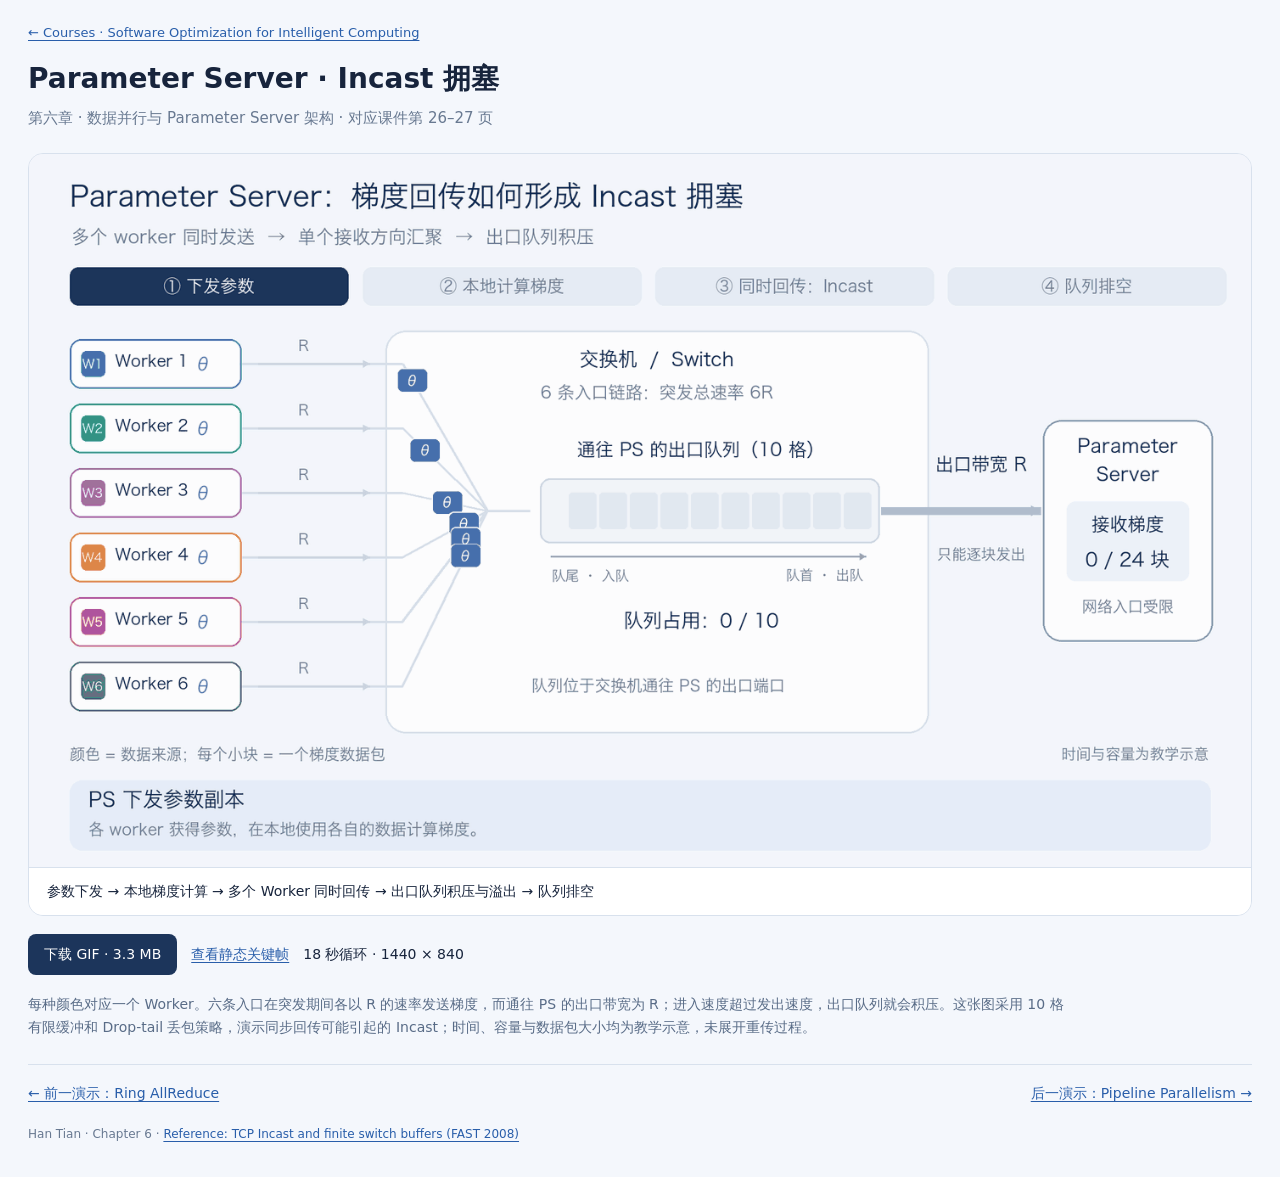
<file: courses/demos/parameter-server-incast.html>
<!doctype html>
<html lang="zh-CN">
<head>
<meta charset="utf-8">
<meta name="viewport" content="width=device-width,initial-scale=1">
<meta name="description" content="An animated GIF showing simultaneous gradient uploads from six workers, a finite switch egress queue, and Parameter Server incast congestion.">
<title>Parameter Server · Incast 拥塞 | Han Tian</title>
<style>
:root{color-scheme:light;font-family:Inter,"PingFang SC","Microsoft YaHei",system-ui,sans-serif;color:#17243c;background:#f4f7fc;line-height:1.65}*{box-sizing:border-box}body{margin:0}main{max-width:1496px;margin:auto;padding:22px 28px 32px}a{color:#295eaa;text-underline-offset:3px}nav{font-size:13px;margin-bottom:17px}h1{font-size:28px;line-height:1.35;margin:0 0 8px}header p{margin:0;color:#687991;font-size:15px}.animation{margin:22px 0 12px;border:1px solid #d8e1ed;border-radius:15px;overflow:hidden;background:#f4f7fc}.animation img{display:block;width:100%;height:auto}figcaption{padding:12px 18px;border-top:1px solid #d8e1ed;font-size:14px;background:white}.actions{display:flex;gap:14px;align-items:center;flex-wrap:wrap;margin:18px 0;font-size:14px}.download{display:inline-block;background:#1c355b;color:white;padding:9px 16px;border-radius:8px;text-decoration:none}.note{max-width:1040px;font-size:14px;color:#596c87}.lesson-nav{border-top:1px solid #d8e1ed;margin-top:25px;padding-top:17px;display:flex;justify-content:space-between;gap:20px;flex-wrap:wrap;font-size:14px}.credit{font-size:12px;color:#687991;margin-top:20px}a:focus-visible{outline:3px solid #6c9ce0;outline-offset:4px}@media(max-width:650px){main{padding:16px 12px 24px}h1{font-size:23px}.animation{border-radius:8px}figcaption{font-size:12px;padding:10px}.lesson-nav{font-size:13px}}
</style>
</head>
<body>
<main>
<nav aria-label="Course navigation"><a href="../">← Courses · Software Optimization for Intelligent Computing</a></nav>
<header>
<h1>Parameter Server · Incast 拥塞</h1>
<p>第六章 · 数据并行与 Parameter Server 架构 · 对应课件第 26–27 页</p>
</header>
<figure class="animation">
<img src="assets/parameter-server-incast.gif" width="1440" height="840" alt="18 秒循环动画：Parameter Server 下发参数，六个 worker 本地计算后同时上传彩色梯度数据块。交换机通往服务器的出口队列从空逐渐填满，后续到达的数据包因缓冲溢出被丢弃，最终积压逐渐排空。">
<figcaption>参数下发 → 本地梯度计算 → 多个 Worker 同时回传 → 出口队列积压与溢出 → 队列排空</figcaption>
</figure>
<div class="actions"><a class="download" href="assets/parameter-server-incast.gif" download="parameter-server-incast.gif">下载 GIF · 3.3 MB</a><a href="assets/parameter-server-incast-preview.png" target="_blank" rel="noopener">查看静态关键帧</a><span>18 秒循环 · 1440 × 840</span></div>
<p class="note">每种颜色对应一个 Worker。六条入口在突发期间各以 R 的速率发送梯度，而通往 PS 的出口带宽为 R；进入速度超过发出速度，出口队列就会积压。这张图采用 10 格有限缓冲和 Drop-tail 丢包策略，演示同步回传可能引起的 Incast；时间、容量与数据包大小均为教学示意，未展开重传过程。</p>
<nav class="lesson-nav" aria-label="Lesson sequence"><a href="ring-allreduce.html">← 前一演示：Ring AllReduce</a><a href="pipeline-parallelism.html">后一演示：Pipeline Parallelism →</a></nav>
<footer class="credit">Han Tian · Chapter 6 · <a href="https://www.usenix.org/legacy/events/fast08/tech/full_papers/phanishayee/phanishayee_html/index.html" target="_blank" rel="noopener" lang="en">Reference: TCP Incast and finite switch buffers (FAST 2008)</a></footer>
</main>
</body>
</html>
</file>
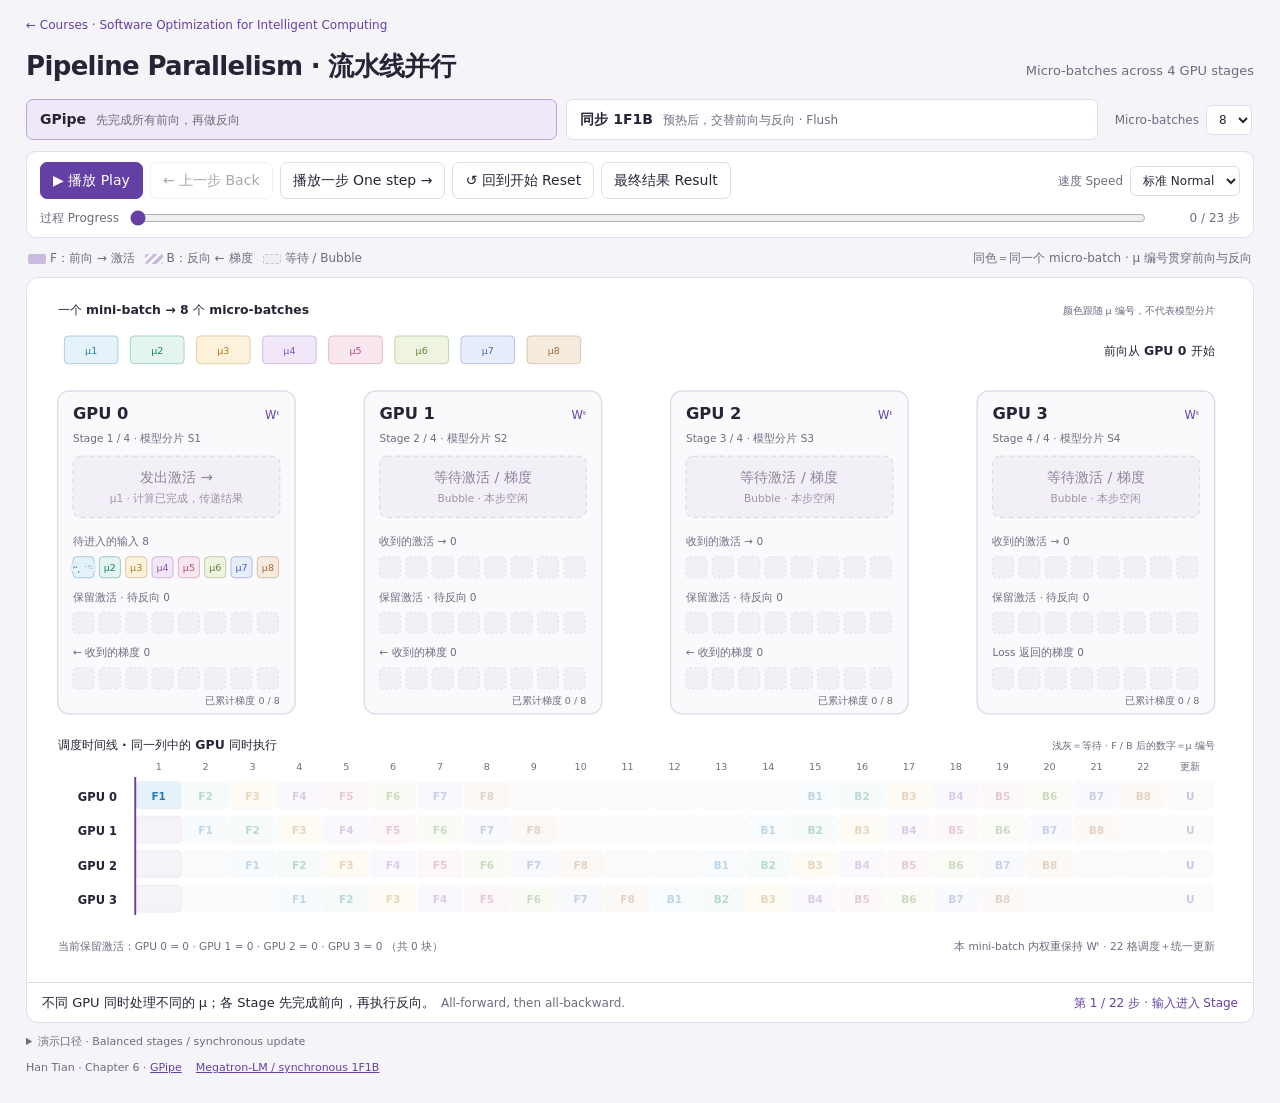
<file: courses/demos/pipeline-parallelism.html>
<!doctype html>
<html lang="zh-CN">
<head>
<meta charset="utf-8"><meta name="viewport" content="width=device-width,initial-scale=1">
<meta name="description" content="Continuous pipeline parallelism animation: microbatch activations move forward, gradients return backward, and GPipe and synchronous 1F1B schedules reveal bubbles and retained activations.">
<title>Pipeline Parallelism · 流水线并行动画</title>
<style>
:root{color-scheme:light;--bg:#f5f4f8;--paper:#fff;--ink:#282437;--muted:#706a80;--line:#e1dce9;--purple:#6540a4;--soft:#eee8f8;--c0:#2979b5;--c1:#148578;--c2:#b17a20;--c3:#8a54b4;--c4:#b14e77;--c5:#638337;--c6:#4b66b6;--c7:#a46b40;--t0:#e6f2fa;--t1:#e4f4ef;--t2:#fcf2dc;--t3:#f0e8f9;--t4:#f9e7ef;--t5:#eef4df;--t6:#e8edfb;--t7:#f6ebdf;font-family:Inter,"PingFang SC","Microsoft YaHei",system-ui,sans-serif;font-size:14px;line-height:1.5}
*{box-sizing:border-box}body{margin:0;background:var(--bg);color:var(--ink)}a{color:var(--purple)}button,select,input{font:inherit}button{border:1px solid var(--line);border-radius:7px;background:var(--paper);color:var(--ink);padding:7px 12px;min-height:36px;cursor:pointer}button:hover:not(:disabled){background:var(--soft)}button:disabled{opacity:.4;cursor:default}button.primary{background:var(--purple);color:#fff;border-color:var(--purple)}button:focus-visible,select:focus-visible,input:focus-visible,a:focus-visible,summary:focus-visible{outline:3px solid #a17cdb;outline-offset:3px}select{border:1px solid var(--line);border-radius:6px;background:var(--paper);color:var(--ink);padding:6px 8px}.shell{max-width:1390px;margin:auto;padding:16px 26px 26px}.course-nav{font-size:12px;margin-bottom:13px}.course-nav a{text-decoration:none}header{display:flex;align-items:baseline;justify-content:space-between;gap:14px;flex-wrap:wrap;margin-bottom:13px}h1{margin:0;font-size:26px;font-weight:650;letter-spacing:-.025em}.heading-en{font-size:13px;color:var(--muted)}.method-row{display:flex;gap:9px;align-items:stretch;margin-bottom:11px}.method{flex:1;text-align:left;padding:9px 13px;display:flex;align-items:center;gap:10px}.method strong{font-size:14px;font-weight:600}.method span{font-size:12px;color:var(--muted)}.method[aria-pressed=true]{background:var(--soft);border-color:#bca4dc}.method-row label{display:flex;align-items:center;gap:7px;font-size:12px;color:var(--muted);padding:0 2px 0 8px}.controls{background:var(--paper);border:1px solid var(--line);border-radius:10px;padding:10px 13px 9px;margin-bottom:11px}.toolbar{display:flex;align-items:center;gap:7px;flex-wrap:wrap}.toolbar label{display:flex;align-items:center;gap:7px;margin-left:auto;color:var(--muted);font-size:12px}.timeline-control{display:flex;gap:9px;align-items:center;font-size:12px;color:var(--muted);margin-top:9px}.timeline-control input{flex:1;accent-color:var(--purple);min-width:80px}.timeline-control output{font-variant-numeric:tabular-nums;min-width:83px;text-align:right}.legend{display:flex;align-items:center;gap:10px;font-size:12px;color:var(--muted);margin:0 2px 10px;flex-wrap:wrap}.legend .note{margin-left:auto}.legend i{display:inline-block;width:18px;height:10px;border-radius:2px;vertical-align:middle;margin-right:4px;background:#c9badf}.legend i.backward{background:repeating-linear-gradient(135deg,#c9badf,#c9badf 3px,#f9f6fc 3px,#f9f6fc 6px)}.legend i.idle{background:#f0edf5;border:1px dashed #cbc3d8}.stage{background:var(--paper);border:1px solid var(--line);border-radius:12px;overflow:hidden}.board-wrap{overflow:hidden}.board{width:100%;height:auto;display:block}.board text{font-family:Inter,"PingFang SC",system-ui,sans-serif;fill:var(--ink)}.gpu-shell{fill:#faf9fc;stroke:var(--line);stroke-width:1.5}.gpu-title{font-size:17px;font-weight:600}.gpu-weight{font-size:12px;fill:var(--purple)!important}.model-label{font-size:11px;fill:var(--muted)!important}.op-empty{fill:#f2eff7;stroke:#dad3e5;stroke-dasharray:5 4}.op-idle{font-size:15px;fill:#8d849c!important}.op-idle-small{font-size:11px;fill:#9c94a7!important}.op-type{font-size:14px;font-weight:550}.op-micro{font-size:25px;font-weight:600}.op-stage{font-size:11px;fill:var(--muted)!important}.queue-label{font-size:11px;fill:var(--muted)!important}.queue-chip-label{font-size:10px}.queue-empty{fill:#f2eff7;stroke:#e0dbe9;stroke-dasharray:2 3}.packet-label{font-size:13px;font-weight:600}.step-title{font-size:13px;font-weight:550}.axis-text{font-size:10px;fill:var(--muted)!important}.gantt-label{font-size:12px;font-weight:550}.gantt-cell-text{font-size:11px;font-weight:550}.row-idle{fill:#f5f3f8;stroke:#eeeaf3;stroke-width:1}.caption{display:flex;gap:10px;justify-content:space-between;align-items:center;flex-wrap:wrap;padding:10px 15px;border-top:1px solid var(--line);font-size:13px}.caption .en{font-size:12px;color:var(--muted);margin-left:6px}.caption .status{color:var(--purple);font-size:12px}.footnote{font-size:11px;color:var(--muted);margin-top:10px;line-height:1.7}.footnote summary{cursor:pointer}.footnote p{margin:8px 0 0}.footer{font-size:11px;color:var(--muted);margin-top:8px}.footer a{margin-right:14px}
@media(max-width:760px){.shell{padding:12px 10px 22px}h1{font-size:21px}header{gap:3px}.heading-en{font-size:12px}.method-row{flex-wrap:wrap}.method{min-width:45%;display:block}.method span{display:block;font-size:11px;margin-top:3px}.method-row label{padding:0}.toolbar button{font-size:12px;padding:7px 9px}.toolbar label{margin-left:0}.legend{font-size:11px;gap:8px}.legend .note{margin-left:0;width:100%}.board-wrap{overflow-x:auto}.board{min-width:1050px}.caption .en{display:block;margin:3px 0 0}.timeline-control{font-size:11px}}
</style>
</head>
<body>
<main class="shell">
<nav class="course-nav" aria-label="Course navigation"><a href="https://tianhan4.github.io/courses/">← Courses · Software Optimization for Intelligent Computing</a></nav>
<header><h1>Pipeline Parallelism · 流水线并行</h1><div class="heading-en" lang="en">Micro-batches across 4 GPU stages</div></header>
<div class="method-row" role="group" aria-label="调度方式 Pipeline schedule"><button type="button" class="method" data-mode="gpipe" aria-pressed="true"><strong>GPipe</strong><span>先完成所有前向，再做反向</span></button><button type="button" class="method" data-mode="1f1b" aria-pressed="false"><strong>同步 1F1B</strong><span>预热后，交替前向与反向 · Flush</span></button><label for="micro-count">Micro-batches <select id="micro-count"><option value="4">4</option><option value="8" selected>8</option></select></label></div>
<section class="controls" aria-label="动画控制 Animation controls"><div class="toolbar"><button type="button" id="play" class="primary" aria-pressed="false">▶ 播放 Play</button><button type="button" id="back">← 上一步 Back</button><button type="button" id="next">播放一步 One step →</button><button type="button" id="reset">↺ 回到开始 Reset</button><button type="button" id="result">最终结果 Result</button><label for="speed">速度 Speed <select id="speed"><option value="4300">慢速 Slow</option><option value="2900" selected>标准 Normal</option><option value="1600">快速 Fast</option></select></label></div><div class="timeline-control"><label for="position">过程 Progress</label><input type="range" id="position" min="0" max="23" step="0.001" value="0"><output id="position-label" for="position"></output></div></section>
<div class="legend"><span><i></i>F：前向 → 激活</span><span><i class="backward"></i>B：反向 ← 梯度</span><span><i class="idle"></i>等待 / Bubble</span><span class="note">同色＝同一个 micro-batch · μ 编号贯穿前向与反向</span></div>
<section class="stage" aria-label="流水线运行动画 Pipeline execution animation"><div class="board-wrap" id="board-wrap"></div><div class="caption" aria-live="polite"><div><span id="caption-text"></span><span class="en" id="caption-en" lang="en"></span></div><span class="status" id="status"></span></div></section>
<details class="footnote"><summary>演示口径 · Balanced stages / synchronous update</summary><p>每个 GPU 保存模型的一段，各段计算时长相同；F、B 各占一格。通信在每格末尾动画展开，不另增加时间格，横轴表示调度顺序而非实测时间。小块展示激活记录的数量，不代表显存字节数；未展示重计算与数据并行同步。同步 1F1B 在稳态交替前后向，以更早释放激活；本例与 GPipe 的理想总时长相同。两种调度均等整个 mini-batch 完成后才更新权重。小屏幕可横向滑动查看。</p></details>
<footer class="footer">Han Tian · Chapter 6 · <a href="https://arxiv.org/html/1811.06965v5" target="_blank" rel="noopener">GPipe</a><a href="https://arxiv.org/html/2104.04473v5" target="_blank" rel="noopener">Megatron-LM / synchronous 1F1B</a></footer>
</main>
<script>
const PipelineEngine=(()=>{
 function build(M=8,mode='gpipe'){
  if(![4,8].includes(M)||!['gpipe','1f1b'].includes(mode))throw new Error('Invalid configuration');
  const K=4,queues=Array.from({length:K},(_,s)=>{
   const q=[];if(mode==='gpipe'){for(let m=0;m<M;m++)q.push({kind:'F',m});for(let m=0;m<M;m++)q.push({kind:'B',m});}
   else{const warm=Math.min(M,K-s-1);for(let m=0;m<warm;m++)q.push({kind:'F',m});for(let m=0;m<M-warm;m++){q.push({kind:'F',m:m+warm});q.push({kind:'B',m});}for(let m=M-warm;m<M;m++)q.push({kind:'B',m});}
   return q;
  });
  const done=new Map(),index=Array(K).fill(0),rows=Array.from({length:K},()=>[]),slots=[],tasks=[];let clock=0;
  while(index.some((v,s)=>v<queues[s].length)){
   if(clock>200)throw new Error('Deadlock');const current=Array(K).fill(null),pending=[];
   for(let s=0;s<K;s++){
    const a=queues[s][index[s]];if(!a)continue;const key=(stage,kind)=>`${stage}-${kind}-${a.m}`;
    const dependency=a.kind==='F'?(s===0?null:key(s-1,'F')):(s===K-1?key(s,'F'):key(s+1,'B'));
    if(dependency&&!done.has(dependency))continue;
    if(a.kind==='B'&&!done.has(key(s,'F')))throw new Error('Missing activation');
    const task={s,...a,t:clock};current[s]=task;pending.push(task);rows[s].push(task);tasks.push(task);index[s]++;
   }
   for(const a of pending)done.set(`${a.s}-${a.kind}-${a.m}`,clock+1);
   slots.push(current);clock++;
  }
  const starts=Array.from({length:K},()=>({F:Array(M).fill(-1),B:Array(M).fill(-1)}));for(const t of tasks)starts[t.s][t.kind][t.m]=t.t;
  return {M,mode,K,slots,rows,tasks,starts,duration:clock,end:clock+1};
 }
 function state(model,time){
  const {M,starts,duration}=model,slot=Math.min(Math.floor(time),duration),p=time-Math.floor(time),current=model.slots[slot]||Array(4).fill(null),cacheAt=t=>t+.61,arriveAt=t=>t+.91;
  const doneF=(s,m)=>time>=cacheAt(starts[s].F[m]),doneB=(s,m)=>time>=cacheAt(starts[s].B[m]);
  const stages=Array.from({length:4},(_,s)=>{
   const task=current[s],activation=[],input=[],gradient=[];let accumulated=0;
   for(let m=0;m<M;m++){
    if(doneF(s,m)&&!doneB(s,m))activation.push(m);
    const entered=time>=starts[s].F[m]+.03;
    if(!entered&&(s===0||time>=arriveAt(starts[s-1].F[m])))input.push(m);
    const gradReady=s===3?time>=arriveAt(starts[s].F[m]):time>=arriveAt(starts[s+1].B[m]);
    if(gradReady&&time<starts[s].B[m]+.03)gradient.push(m);
    if(time>=arriveAt(starts[s].B[m]))accumulated++;
   }
   return {task,activation,input,gradient,accumulated,weight:time>=duration+.65?1:0};
  });
  return {slot,p,current,stages,updating:time>=duration&&time<duration+1,finished:time>=duration+1};
 }
 return {build,state};
})();
window.PipelineEngine=PipelineEngine;
(()=>{
 const $=id=>document.getElementById(id),NS='http://www.w3.org/2000/svg',clamp=(x,a=0,b=1)=>Math.min(b,Math.max(a,x));
 const nodes=Array.from({length:4},(_,r)=>({x:32+320*r,y:118})),cw=248,op={y:218,w:216,h:64};
 let mode='gpipe',M=8,model,time=0,playing=false,raf=null,lastStamp=null,stopAt=0,svg,stages=[],flight=[],local=[],inputTiles=[],ganttCells=[],playhead,oldSlot=-1,oldCaption='';
 const svgEl=(tag,attrs={})=>{const el=document.createElementNS(NS,tag);for(const[k,v]of Object.entries(attrs))el.setAttribute(k,String(v));return el;};
 const color=m=>`var(--c${m})`,tint=m=>`var(--t${m})`,point=(s,row,m)=>({x:nodes[s].x+27+m*27.5,y:row==='input'?302:row==='cache'?360:418}),operation=s=>({x:nodes[s].x+cw/2,y:op.y});
 function miniMarkup(m,w=22,h=22,kind=''){return `<rect class="chip-fill" x="-${w/2}" y="-${h/2}" width="${w}" height="${h}" rx="4" fill="${tint(m)}" stroke="${color(m)}" stroke-opacity=".35"/><text class="queue-chip-label" text-anchor="middle" y="4" style="fill:${color(m)}">${kind}μ${m+1}</text>`;}
 function packetMarkup(m,kind){return `<rect x="-43" y="-15" width="86" height="30" rx="6" fill="${tint(m)}" stroke="${color(m)}" stroke-opacity=".65"/>${kind==='B'||kind==='W'?'<rect x="-43" y="-15" width="86" height="30" rx="6" fill="url(#backward-hatch)"/>':''}<text class="packet-label" text-anchor="middle" y="5" style="fill:${color(m)}">μ${m+1} · ${kind==='F'?'A →':kind==='B'?'← dA':kind==='L'?'Loss':'ΣdW'}</text>`;}
 function mount(){
  stages=[];flight=[];local=[];inputTiles=[];ganttCells=[];oldSlot=-1;oldCaption='';
  svg=svgEl('svg',{class:'board',viewBox:'0 0 1280 735',role:'img','aria-label':'四个 GPU 分别保存模型的一段。micro-batch 激活从左向右流转，梯度从右向左返回。下方同步显示逐 GPU 调度。'});
  svg.innerHTML='<title>Pipeline Parallelism 连续数据流动画</title><defs><pattern id="backward-hatch" patternUnits="userSpaceOnUse" width="7" height="7" patternTransform="rotate(35)"><rect width="2" height="7" fill="white" opacity=".55"/></pattern></defs>';
  const batch=svgEl('g');batch.innerHTML=`<text class="step-title" x="32" y="38">一个 mini-batch → ${M} 个 micro-batches</text><text class="axis-text" x="1240" y="38" text-anchor="end">颜色跟随 μ 编号，不代表模型分片</text>`;svg.appendChild(batch);
  for(let m=0;m<M;m++){
   const tile=svgEl('g',{id:'batch-'+m,transform:`translate(${67+m*69},75)`});tile.innerHTML=miniMarkup(m,56,29);batch.appendChild(tile);inputTiles.push(tile);
  }
  const phase=svgEl('text',{id:'global-phase',class:'step-title',x:1240,y:80,'text-anchor':'end'});svg.appendChild(phase);
  for(let s=0;s<4;s++){
   const node=svgEl('g',{'data-gpu':s}),x=nodes[s].x;
   node.innerHTML=`<rect class="gpu-shell" x="${x}" y="118" width="248" height="337" rx="12"/><text class="gpu-title" x="${x+16}" y="147">GPU ${s}</text><text class="gpu-weight" id="weight-${s}" x="${x+232}" y="147" text-anchor="end">Wᵗ</text><text class="model-label" x="${x+16}" y="171">Stage ${s+1} / 4 · 模型分片 S${s+1}</text><rect class="op-empty" x="${x+16}" y="186" width="216" height="64" rx="8"/><text class="op-idle" id="idle-${s}" x="${x+124}" y="213" text-anchor="middle">等待输入</text><text class="op-idle-small" id="idle-detail-${s}" x="${x+124}" y="234" text-anchor="middle">Bubble</text><text class="queue-label" id="input-label-${s}" x="${x+16}" y="279"></text><text class="queue-label" id="cache-label-${s}" x="${x+16}" y="337"></text><text class="queue-label" id="gradient-label-${s}" x="${x+16}" y="395"></text>`;
   svg.appendChild(node);const entry={node,queues:{},op:svgEl('g',{'data-operation':s}),progress:null};
   for(const row of ['input','cache','gradient']){
    entry.queues[row]=[];
    for(let m=0;m<M;m++){
     const p=point(s,row,m),base=svgEl('rect',{class:'queue-empty',x:p.x-11,y:p.y-11,width:22,height:22,rx:4});node.appendChild(base);
     const chip=svgEl('g',{'data-token':`${s}-${row}-${m}`,transform:`translate(${p.x},${p.y})`});chip.innerHTML=miniMarkup(m);node.appendChild(chip);entry.queues[row].push(chip);
    }
   }
   const accumulated=svgEl('text',{id:'accumulated-'+s,class:'axis-text',x:x+232,y:445,'text-anchor':'end'});node.appendChild(accumulated);stages.push(entry);
  }
  const activeLayer=svgEl('g',{id:'operation-layer'}),travelLayer=svgEl('g',{id:'travel-layer','aria-hidden':'true'});svg.append(activeLayer,travelLayer);
  for(let s=0;s<4;s++){
   activeLayer.appendChild(stages[s].op);
   const group=svgEl('g',{'data-flight':s,opacity:0}),path=svgEl('path',{fill:'none','stroke-width':1.5,'stroke-opacity':.26});travelLayer.append(path,group);flight.push({group,path,length:0});
  }
  const gantt=svgEl('g');gantt.innerHTML='<text class="step-title" x="32" y="492">调度时间线 · 同一列中的 GPU 同时执行</text><text class="axis-text" x="1240" y="492" text-anchor="end">浅灰＝等待 · F / B 后的数字＝μ 编号</text>';svg.appendChild(gantt);
  const gx=113,gy=526,gw=1126,cellW=gw/model.end,rowH=36;
  for(let t=0;t<model.end;t++){
   const text=svgEl('text',{class:'axis-text',x:gx+(t+.5)*cellW,y:514,'text-anchor':'middle'});text.textContent=t===model.duration?'更新':t+1;gantt.appendChild(text);
  }
  for(let s=0;s<4;s++){
   const label=svgEl('text',{class:'gantt-label',x:94,y:gy+s*rowH+20,'text-anchor':'end'});label.textContent='GPU '+s;gantt.appendChild(label);ganttCells[s]=[];
   for(let t=0;t<model.end;t++){
    const task=model.slots[t]?.[s],x=gx+t*cellW,y=gy+s*rowH,group=svgEl('g',{'data-task':`${s}-${t}`});
    group.innerHTML=`<rect class="row-idle" x="${x+1}" y="${y}" width="${cellW-2}" height="28" rx="3"/>`;
    if(task){group.innerHTML+=`<rect x="${x+1}" y="${y}" width="${cellW-2}" height="28" rx="3" fill="${tint(task.m)}"/>${task.kind==='B'?`<rect x="${x+1}" y="${y}" width="${cellW-2}" height="28" rx="3" fill="url(#backward-hatch)"/>`:''}<text class="gantt-cell-text" x="${x+cellW/2}" y="${y+19}" text-anchor="middle" style="fill:${color(task.m)}">${task.kind}${task.m+1}</text>`;}
    else if(t===model.duration)group.innerHTML+=`<text class="gantt-cell-text" x="${x+cellW/2}" y="${y+19}" text-anchor="middle" style="fill:var(--purple)">U</text>`;
    gantt.appendChild(group);ganttCells[s].push(group);
   }
  }
  playhead=svgEl('line',{id:'playhead',x1:gx,x2:gx,y1:521,y2:gy+4*rowH-5,stroke:'var(--purple)','stroke-width':2});gantt.appendChild(playhead);
  const metrics=svgEl('g');metrics.innerHTML='<text class="queue-label" id="memory-summary" x="32" y="702"></text><text class="queue-label" id="update-summary" x="1240" y="702" text-anchor="end"></text>';svg.appendChild(metrics);
  $('board-wrap').replaceChildren(svg);$('position').max=model.end;
 }
 function configureTask(s,task){
  const group=stages[s].op;if(!task){group.innerHTML='';flight[s].group.innerHTML='';flight[s].path.setAttribute('d','M 0 0');return;}
  const m=task.m,k=task.kind;
  group.innerHTML=`<rect x="-108" y="-32" width="216" height="64" rx="8" fill="${tint(m)}" stroke="${color(m)}" stroke-opacity=".45"/>${k==='B'?'<rect x="-108" y="-32" width="216" height="64" rx="8" fill="url(#backward-hatch)"/>':''}<text class="op-micro" x="-91" y="8" style="fill:${color(m)}">μ${m+1}</text><text class="op-type" x="91" y="-2" text-anchor="end" style="fill:${color(m)}">${k==='F'?'F · 前向 →':'← B · 反向'}</text><text class="op-stage" x="91" y="17" text-anchor="end">Stage ${s+1}</text><rect x="-91" y="25" width="182" height="3" rx="1.5" fill="white"/><rect data-compute-progress x="-91" y="25" width="0" height="3" rx="1.5" fill="${color(m)}"/>`;
  const begin=operation(s),target=k==='F'?(s<3?point(s+1,'input',m):point(s,'gradient',m)):(s>0?point(s-1,'gradient',m):{x:nodes[0].x+170,y:443});
  let d;
  if(k==='F'&&s<3){const mid=(begin.x+target.x)/2;d=`M ${begin.x} ${begin.y} C ${mid} ${begin.y} ${mid} ${target.y} ${target.x} ${target.y}`;}
  else if(k==='B'&&s>0){const mid=(begin.x+target.x)/2;d=`M ${begin.x} ${begin.y} C ${mid} ${begin.y} ${mid} ${target.y} ${target.x} ${target.y}`;}
  else d=`M ${begin.x} ${begin.y} C ${begin.x+100} ${begin.y+35} ${target.x+50} ${target.y-20} ${target.x} ${target.y}`;
  flight[s].path.setAttribute('d',d);flight[s].path.style.stroke=color(m);flight[s].length=flight[s].path.getTotalLength();flight[s].group.innerHTML=packetMarkup(m,k==='F'&&s===3?'L':k==='B'&&s===0?'W':k);
 }
 function paint(){
  const state=PipelineEngine.state(model,time),p=state.p,slot=state.slot,atEnd=time>=model.end;
  if(oldSlot!==slot){for(let s=0;s<4;s++)configureTask(s,state.current[s]);oldSlot=slot;}
  let cacheTotal=0,activeCount=0;
  for(let s=0;s<4;s++){
   const row=state.stages[s],task=row.task;
   for(const [type,key]of [['input','input'],['cache','activation'],['gradient','gradient']])for(let m=0;m<M;m++)stages[s].queues[type][m].setAttribute('opacity',row[key].includes(m)?1:0);
   $('input-label-'+s).textContent=(s===0?'待进入的输入':'收到的激活 →')+`  ${row.input.length}`;
   $('cache-label-'+s).textContent=`保留激活 · 待反向  ${row.activation.length}`;
   $('gradient-label-'+s).textContent=(s===3?'Loss 返回的梯度':'← 收到的梯度')+`  ${row.gradient.length}`;
   $('accumulated-'+s).textContent=`已累计梯度 ${row.accumulated} / ${M}`;
   $('weight-'+s).textContent=row.weight?'Wᵗ⁺¹':'Wᵗ';cacheTotal+=row.activation.length;
   if(task){
    activeCount++;const begin=point(s,task.kind==='F'?'input':'gradient',task.m),end=operation(s),q=clamp(p/.15),reduced=matchMedia('(prefers-reduced-motion: reduce)').matches;
    const blend=reduced?1:q,x=begin.x+(end.x-begin.x)*blend,y=begin.y+(end.y-begin.y)*blend,scale=.12+.88*blend,opacity=p<.61?1:1-clamp((p-.61)/.10);
    stages[s].op.setAttribute('transform',`translate(${x},${y}) scale(${scale})`);stages[s].op.setAttribute('opacity',opacity);
    stages[s].op.querySelector('[data-compute-progress]').setAttribute('width',182*clamp((p-.15)/.46));
    $('idle-'+s).textContent=task.kind==='F'?(s===3?'计算 Loss / 返回梯度':'发出激活 →'):(s===0?'累计参数梯度':'← 回传梯度');$('idle-detail-'+s).textContent=`μ${task.m+1} · 计算已完成，传递结果`;
    const travel=clamp((p-.61)/.30),position=flight[s].path.getPointAtLength(flight[s].length*(reduced?(travel<.5?0:1):travel)),alpha=p<.61||p>=.97?0:Math.min(clamp((p-.61)/.05),1-clamp((p-.91)/.06));
    flight[s].group.setAttribute('transform',`translate(${position.x},${position.y})`);flight[s].group.setAttribute('opacity',alpha);flight[s].path.setAttribute('opacity',p>=.61&&p<.97 ? .6 : 0);
   }else{
    stages[s].op.setAttribute('opacity',0);flight[s].group.setAttribute('opacity',0);flight[s].path.setAttribute('opacity',0);
    const complete=model.rows[s].every(a=>time>=a.t+1);
    $('idle-'+s).textContent=state.updating?'同步更新权重':atEnd?'本轮完成':complete?'等待流水线排空':s===0?'等待返回梯度':'等待激活 / 梯度';
    $('idle-detail-'+s).textContent=state.updating?'Optimizer step · 同一 mini-batch':atEnd?'所有 micro-batch 已完成':'Bubble · 本步空闲';
   }
   stages[s].node.querySelector('.gpu-shell').setAttribute('stroke',state.updating||atEnd?'#bda5df':'var(--line)');
  }
  for(let m=0;m<M;m++)inputTiles[m].setAttribute('opacity',time<model.starts[0].F[m]+.03 ? 1 : time>=model.starts[0].B[m]+.91 ? .8 : .25);
  for(let s=0;s<4;s++)for(let t=0;t<model.end;t++)ganttCells[s][t].setAttribute('opacity',t<=slot?1:.30);
  const cursor=113+1126*Math.min(time,model.end)/model.end;playhead.setAttribute('x1',cursor);playhead.setAttribute('x2',cursor);
  $('global-phase').textContent=atEnd?'✓ 统一更新完成':state.updating?'所有 Stage 统一更新权重':slot===0?'前向从 GPU 0 开始':activeCount?`当前 ${activeCount} 个 GPU ${p<.61?'执行计算':'传递结果'}`:'等待流水线';
  $('memory-summary').textContent=`当前保留激活：${state.stages.map((r,s)=>'GPU '+s+' = '+r.activation.length).join('  ·  ')}  （共 ${cacheTotal} 块）`;
  $('update-summary').textContent=state.stages[0].weight?'所有 GPU：Wᵗ → Wᵗ⁺¹':state.updating?'梯度已累计完成 · 正在统一更新':`本 mini-batch 内权重保持 Wᵗ · ${model.duration} 格调度＋统一更新`;
  const captionKey=slot+':'+(p<.61?'compute':'send')+':'+atEnd;
  if(captionKey!==oldCaption){
   $('caption-text').textContent=atEnd?'所有 micro-batch 的梯度已累计，四个 Stage 统一更新一次。':state.updating?'流水线已排空，开始统一更新权重。':p>=.61?'前向发出激活 →；反向回传梯度 ←，并释放用过的激活。':mode==='gpipe'?'不同 GPU 同时处理不同的 μ；各 Stage 先完成前向，再执行反向。':'稳态中各 Stage 交替 F / B；反向完成后即可释放对应激活。';
   $('caption-en').textContent=atEnd?'One optimizer step after the complete mini-batch.':state.updating?'Pipeline flush → synchronized optimizer step.':p>=.61?'Send activations forward; return gradients backward.':mode==='gpipe'?'All-forward, then all-backward.':'Warm-up → 1F1B → drain, with synchronous weights.';oldCaption=captionKey;
  }
  $('status').textContent=atEnd?'完成 Done':state.updating?'统一更新 Update':`第 ${slot+1} / ${model.duration} 步 · ${p<.15?'输入进入 Stage':p<.61?'执行 F / B':'传递结果'}`;
  $('position').value=time.toFixed(3);$('position-label').value=`${Math.floor(Math.min(time,model.end))} / ${model.end} 步`;
  $('back').disabled=time<=0;$('next').disabled=atEnd;$('play').textContent=playing?'Ⅱ 暂停 Pause':atEnd?'↺ 重播 Replay':'▶ 播放 Play';$('play').setAttribute('aria-pressed',String(playing));
 }
 function pause(){playing=false;if(raf!==null)cancelAnimationFrame(raf);raf=null;lastStamp=null;if(model)paint();}
 function seek(value){pause();time=clamp(Number(value),0,model.end);paint();}
 function tick(stamp){if(!playing)return;if(lastStamp!==null)time=Math.min(stopAt,time+Math.min(100,stamp-lastStamp)/Number($('speed').value));lastStamp=stamp;if(time>=stopAt){time=stopAt;playing=false;raf=null;lastStamp=null;}paint();if(playing)raf=requestAnimationFrame(tick);}
 function start(target=model.end){if(time>=model.end)time=0;stopAt=target;playing=true;lastStamp=null;paint();raf=requestAnimationFrame(tick);}
 function resetModel(){playing=false;if(raf!==null)cancelAnimationFrame(raf);raf=null;lastStamp=null;model=PipelineEngine.build(M,mode);time=0;mount();paint();document.querySelectorAll('[data-mode]').forEach(el=>el.setAttribute('aria-pressed',String(el.dataset.mode===mode)));}
 $('play').addEventListener('click',()=>playing?pause():start());$('next').addEventListener('click',()=>{pause();start(Math.min(model.end,Math.floor(time+1e-6)+1));});$('back').addEventListener('click',()=>seek(Math.max(0,Math.ceil(time-1e-6)-1)));$('reset').addEventListener('click',()=>seek(0));$('result').addEventListener('click',()=>seek(model.end));$('position').addEventListener('input',e=>seek(e.target.value));
 document.querySelectorAll('[data-mode]').forEach(el=>el.addEventListener('click',()=>{mode=el.dataset.mode;resetModel();}));$('micro-count').addEventListener('change',e=>{M=Number(e.target.value);resetModel();});document.addEventListener('visibilitychange',()=>{if(document.hidden)pause();});
 window.PipelineLab={seek,pause,play:()=>start(),get time(){return time;},get playing(){return playing;},get model(){return model;},get state(){return PipelineEngine.state(model,time);}};
 resetModel();
})();
</script>
</body>
</html>
</file>
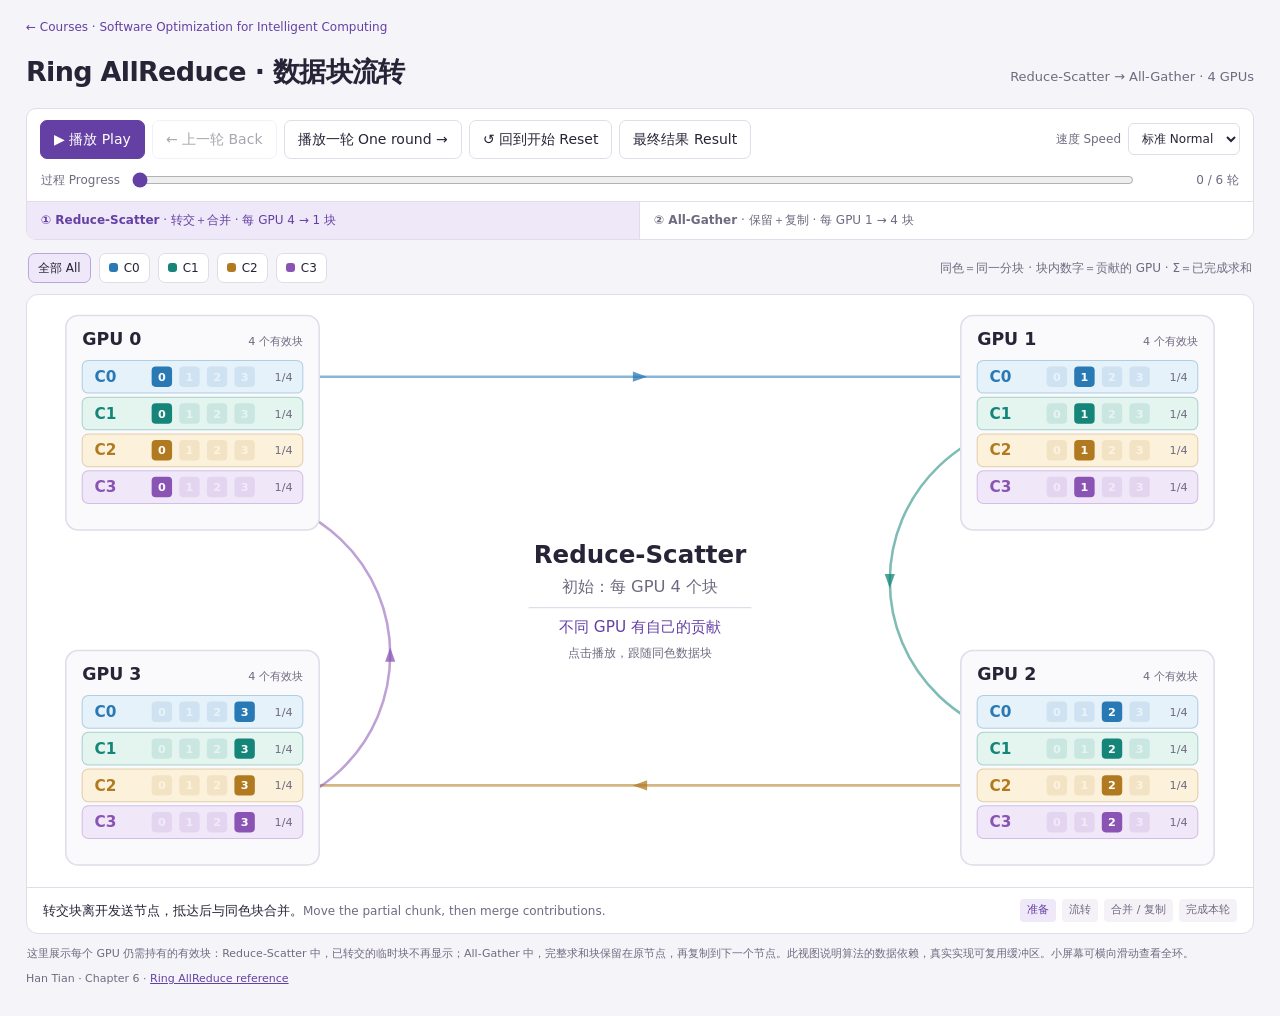
<file: courses/demos/ring-allreduce.html>
<!doctype html>
<html lang="zh-CN">
<head>
<meta charset="utf-8">
<meta name="viewport" content="width=device-width,initial-scale=1">
<meta name="description" content="A continuous animation of Ring AllReduce. Watch chunks move between GPUs, merge during Reduce-Scatter, and replicate during All-Gather.">
<title>Ring AllReduce · 数据块流转动画</title>
<style>
:root{color-scheme:light;--bg:#f5f4f8;--paper:#fff;--ink:#282437;--muted:#706a80;--line:#e1dce9;--purple:#6540a4;--soft:#eee8f8;--c0:#2979b5;--c1:#148578;--c2:#b17a20;--c3:#8a54b4;--t0:#e6f2fa;--t1:#e4f4ef;--t2:#fcf2dc;--t3:#f0e8f9;font-family:Inter,"PingFang SC","Microsoft YaHei",system-ui,sans-serif;font-size:14px;line-height:1.5}
*{box-sizing:border-box}body{margin:0;color:var(--ink);background:var(--bg)}a{color:var(--purple)}button,select,input{font:inherit}button{padding:8px 13px;min-height:37px;border:1px solid var(--line);border-radius:7px;background:var(--paper);color:var(--ink);cursor:pointer}button:hover:not(:disabled){background:var(--soft)}button:disabled{opacity:.4;cursor:default}button.primary{background:var(--purple);border-color:var(--purple);color:#fff}button:focus-visible,a:focus-visible,input:focus-visible,select:focus-visible{outline:3px solid #a17cdb;outline-offset:3px}select{border:1px solid var(--line);border-radius:6px;padding:7px 9px;background:var(--paper);color:var(--ink)}.shell{max-width:1390px;padding:18px 26px 28px;margin:auto}.course-nav{font-size:12px;margin-bottom:16px}.course-nav a{text-decoration:none}header{display:flex;align-items:baseline;justify-content:space-between;gap:15px;flex-wrap:wrap;margin-bottom:15px}h1{font-size:27px;letter-spacing:-.025em;margin:0;font-weight:650}.heading-en{font-size:13px;color:var(--muted)}.controls{background:var(--paper);border:1px solid var(--line);border-radius:10px;overflow:hidden;margin-bottom:13px}.toolbar{display:flex;align-items:center;flex-wrap:wrap;gap:7px;padding:11px 13px}.toolbar label{margin-left:auto;font-size:12px;color:var(--muted);display:flex;align-items:center;gap:7px}.timeline{display:flex;align-items:center;gap:10px;padding:0 14px 11px;font-size:12px;color:var(--muted)}.timeline input{flex:1;min-width:80px;accent-color:var(--purple)}.timeline output{font-variant-numeric:tabular-nums;min-width:93px;text-align:right}.phases{display:grid;grid-template-columns:1fr 1fr;border-top:1px solid var(--line)}.phase-tab{border:0;border-radius:0;text-align:left;padding:8px 14px;font-size:12px;color:var(--muted)}.phase-tab:first-child{border-right:1px solid var(--line)}.phase-tab[aria-current=step]{background:var(--soft);color:var(--purple)}.phase-tab strong{font-weight:600}.legend{display:flex;align-items:center;gap:8px;flex-wrap:wrap;padding:0 2px;margin-bottom:11px}.legend .hint{font-size:12px;color:var(--muted);margin-left:auto}.chunk-choice{min-height:30px;padding:3px 9px;font-size:12px;display:flex;align-items:center;gap:6px}.chunk-choice i{height:9px;width:9px;border-radius:3px;background:var(--chunk)}.chunk-choice[aria-pressed=true]{background:var(--soft);border-color:#bca4dc}.stage{border:1px solid var(--line);border-radius:12px;background:var(--paper);overflow:hidden}.board-wrap{overflow:hidden;padding:0}.board{width:100%;height:auto;display:block}.board text{font-family:Inter,"PingFang SC",system-ui,sans-serif;fill:var(--ink)}.gpu-shell{fill:#faf9fc;stroke:var(--line);stroke-width:1.5}.gpu-heading{font-size:17px;font-weight:600}.gpu-hint{font-size:11px;fill:var(--muted)!important}.tile-label{font-size:15px;font-weight:600}.tile-count{font-size:11px;fill:var(--muted)!important}.source-chip text{font-size:11px;font-weight:550}.tile-empty text{font-size:11px;fill:#9b94aa}.tile-empty .empty-id{font-size:13px}.tile-empty rect{fill:#f4f2f7;stroke:#e3dfea;stroke-width:1;stroke-dasharray:4 4}.center-title{font-size:24px;font-weight:600}.center-step{font-size:16px;fill:var(--muted)!important}.center-action{font-size:15px;fill:var(--purple)!important}.center-note{font-size:12px;fill:var(--muted)!important}.merge-sign{font-size:26px;font-weight:600}.center-line{stroke:var(--line);stroke-width:1}.caption{display:flex;justify-content:space-between;align-items:center;gap:10px;flex-wrap:wrap;padding:11px 16px;border-top:1px solid var(--line);font-size:13px}.caption .en{font-size:12px;color:var(--muted)}.status{display:flex;align-items:center;gap:6px;font-size:11px;color:var(--muted)}.status span{padding:3px 7px;border-radius:4px;background:#f4f2f7}.status span.active{background:var(--soft);color:var(--purple)}.footnote{font-size:11px;color:var(--muted);margin:11px 1px 0;line-height:1.7}.footer{font-size:11px;color:var(--muted);margin-top:8px}
@media(max-width:700px){.shell{padding:12px 10px 22px}header{gap:3px}h1{font-size:22px}.heading-en{font-size:12px}.course-nav{font-size:11px;margin-bottom:12px}.toolbar{padding:10px;gap:6px}.toolbar button{padding:7px 10px;font-size:12px}.toolbar label{margin-left:0}.legend .hint{margin-left:0;width:100%;font-size:11px}.phase-tab{padding:8px 10px;font-size:11px}.phase-tab .detail{display:block}.board-wrap{overflow-x:auto}.board{min-width:800px}.caption{padding:10px 12px}.caption .en{display:block;margin-top:2px}.footnote{font-size:11px}.timeline{font-size:11px}.timeline output{min-width:83px}}
</style>
</head>
<body>
<main class="shell">
<nav class="course-nav" aria-label="Course navigation"><a href="https://tianhan4.github.io/courses/">← Courses · Software Optimization for Intelligent Computing</a></nav>
<header><h1>Ring AllReduce · 数据块流转</h1><div class="heading-en" lang="en">Reduce-Scatter → All-Gather · 4 GPUs</div></header>
<section class="controls" aria-label="动画控制 Animation controls">
<div class="toolbar"><button id="play" class="primary" type="button" aria-pressed="false">▶ 播放 Play</button><button id="back" type="button">← 上一轮 Back</button><button id="next" type="button">播放一轮 One round →</button><button id="reset" type="button">↺ 回到开始 Reset</button><button id="result" type="button">最终结果 Result</button><label for="speed">速度 Speed <select id="speed"><option value="6500">慢速 Slow</option><option value="4600" selected>标准 Normal</option><option value="2700">快速 Fast</option></select></label></div>
<div class="timeline"><label for="position">过程 Progress</label><input id="position" type="range" min="0" max="6" step="0.001" value="0"><output id="position-label" for="position">0 / 6 轮</output></div>
<div class="phases"><button id="phase-rs" class="phase-tab" type="button" aria-current="step"><strong>① Reduce-Scatter</strong><span class="detail"> · 转交＋合并 · 每 GPU 4 → 1 块</span></button><button id="phase-ag" class="phase-tab" type="button" aria-current="false"><strong>② All-Gather</strong><span class="detail"> · 保留＋复制 · 每 GPU 1 → 4 块</span></button></div>
</section>
<div class="legend" role="group" aria-label="追踪同色块 Track a chunk"><button class="chunk-choice" type="button" data-chunk="-1" aria-pressed="true">全部 All</button><button class="chunk-choice" style="--chunk:var(--c0)" type="button" data-chunk="0" aria-pressed="false"><i aria-hidden="true"></i>C0</button><button class="chunk-choice" style="--chunk:var(--c1)" type="button" data-chunk="1" aria-pressed="false"><i aria-hidden="true"></i>C1</button><button class="chunk-choice" style="--chunk:var(--c2)" type="button" data-chunk="2" aria-pressed="false"><i aria-hidden="true"></i>C2</button><button class="chunk-choice" style="--chunk:var(--c3)" type="button" data-chunk="3" aria-pressed="false"><i aria-hidden="true"></i>C3</button><span class="hint">同色＝同一分块 · 块内数字＝贡献的 GPU · Σ＝已完成求和</span></div>
<section class="stage" aria-label="数据块流转动画 Chunk flow animation"><div class="board-wrap" id="board-wrap"></div><div class="caption" aria-live="polite"><div><span id="caption-text"></span><span class="en" id="caption-en" lang="en"></span></div><div class="status" aria-label="当前动作 Current action"><span data-stage="prepare">准备</span><span data-stage="travel">流转</span><span data-stage="merge">合并 / 复制</span><span data-stage="hold">完成本轮</span></div></div></section>
<p class="footnote">这里展示每个 GPU 仍需持有的有效块：Reduce-Scatter 中，已转交的临时块不再显示；All-Gather 中，完整求和块保留在原节点，再复制到下一个节点。此视图说明算法的数据依赖，真实实现可复用缓冲区。小屏幕可横向滑动查看全环。</p>
<footer class="footer">Han Tian · Chapter 6 · <a href="https://andrew.gibiansky.com/blog/machine-learning/baidu-allreduce/" target="_blank" rel="noopener">Ring AllReduce reference</a></footer>
</main>
<script>
const RingFlowEngine=(()=>{
 const n=4,clone=x=>JSON.parse(JSON.stringify(x)),mod=x=>(x%n+n)%n;
 const initial=()=>Array.from({length:n},(_,r)=>Array.from({length:n},(_,c)=>({chunk:c,sources:[r],values:[r*10+c*2+1,r*10+c*2+2]})));
 function build(){
  let state=initial();const rounds=[],snapshots=[clone(state)];
  for(const phase of ['rs','ag'])for(let step=0;step<n-1;step++){
   const before=clone(state),transfers=Array.from({length:n},(_,from)=>{const chunk=mod(from+(phase==='rs'?0:1)-step),to=mod(from+1),payload=clone(state[from][chunk]);if(!payload)throw new Error('Missing send chunk');return {from,to,chunk,payload,local:clone(state[to][chunk])};});
   if(phase==='rs')for(const t of transfers)state[t.from][t.chunk]=null;
   for(const t of transfers){
    if(phase==='rs'){
     const local=state[t.to][t.chunk];if(!local||t.payload.sources.some(r=>local.sources.includes(r)))throw new Error('Invalid reduction');
     state[t.to][t.chunk]={chunk:t.chunk,sources:[...local.sources,...t.payload.sources].sort((a,b)=>a-b),values:local.values.map((v,i)=>v+t.payload.values[i])};
    }else{
     if(t.payload.sources.length!==n)throw new Error('Incomplete All-Gather chunk');
     state[t.to][t.chunk]=clone(t.payload);
    }
   }
   rounds.push({phase,step,before,after:clone(state),transfers});snapshots.push(clone(state));
  }
  return {rounds,snapshots};
 }
 return {initial,build};
})();
window.RingFlowEngine=RingFlowEngine;
(()=>{
 const $=id=>document.getElementById(id),NS='http://www.w3.org/2000/svg',clamp=(x,a=0,b=1)=>Math.min(b,Math.max(a,x)),lerp=(a,b,t)=>a+(b-a)*t;
 const model=RingFlowEngine.build(),nodes=[{x:38,y:20},{x:914,y:20},{x:914,y:348},{x:38,y:348}],cw=248,ch=210,tw=216,th=32;
 let time=0,playing=false,raf=null,lastStamp=null,stopAt=6,focus=-1,lastAnnouncement='',paths=[],packetGroups=[],slots=[],sourceCache=[];
 const center=(r,c)=>({x:nodes[r].x+cw/2,y:nodes[r].y+60+c*36});
 const svgEl=(tag,attrs={})=>{const el=document.createElementNS(NS,tag);for(const [k,v]of Object.entries(attrs))el.setAttribute(k,String(v));return el;};
 function tileMarkup(c,prefix){return `<rect class="tile-fill" x="-${tw/2}" y="-${th/2}" width="${tw}" height="${th}" rx="6" fill="var(--t${c})" stroke="var(--c${c})" stroke-opacity=".32"/><text class="tile-label" x="-${tw/2-12}" y="5" style="fill:var(--c${c})">C${c}</text>${Array.from({length:4},(_,r)=>`<g class="source-chip" data-source="${r}" transform="translate(${-30+r*27},0)"><rect x="-10" y="-10" width="20" height="20" rx="4" fill="var(--c${c})"/><text text-anchor="middle" y="4" style="fill:white">${r}</text></g>`).join('')}<text class="tile-count" data-count="${prefix}" x="98" y="4" text-anchor="end"></text>`;}
 function mount(){
  const svg=svgEl('svg',{class:'board',viewBox:'0 0 1200 580',role:'img','aria-label':'四个 GPU 上的有效数据块沿环流转。Reduce-Scatter 转交并合并同色块，All-Gather 保留并复制完整结果。'});
  svg.innerHTML='<title>Ring AllReduce 数据块流转</title><defs><filter id="packet-shadow" x="-30%" y="-80%" width="160%" height="260%"><feDropShadow dx="0" dy="3" stdDeviation="4" flood-color="#322241" flood-opacity=".12"/></filter></defs>';
  const edges=svgEl('g',{'aria-hidden':'true'});svg.appendChild(edges);
  for(let r=0;r<4;r++){
   const path=svgEl('path',{id:'flow-path-'+r,fill:'none','stroke-width':2.5,'stroke-linecap':'round'}),arrow=svgEl('path',{id:'flow-arrow-'+r,d:'M -7 -5 L 7 0 L -7 5 Z'});edges.append(path,arrow);paths.push({path,arrow});
  }
  for(let r=0;r<4;r++){
   const node=svgEl('g',{'data-gpu':r});node.innerHTML=`<rect class="gpu-shell" x="${nodes[r].x}" y="${nodes[r].y}" width="${cw}" height="${ch}" rx="12"/><text class="gpu-heading" x="${nodes[r].x+16}" y="${nodes[r].y+29}">GPU ${r}</text><text class="gpu-hint" id="gpu-count-${r}" x="${nodes[r].x+cw-16}" y="${nodes[r].y+29}" text-anchor="end"></text>`;svg.appendChild(node);slots[r]=[];
   for(let c=0;c<4;c++){
    const p=center(r,c),empty=svgEl('g',{class:'tile-empty',transform:`translate(${p.x},${p.y})`});empty.innerHTML=`<rect x="-${tw/2}" y="-${th/2}" width="${tw}" height="${th}" rx="6"/><text class="empty-id" x="-${tw/2-12}" y="5">C${c}</text><text class="empty-note" x="90" y="4" text-anchor="end">已转交</text>`;node.appendChild(empty);
    const block=svgEl('g',{'data-block':`${r}-${c}`,transform:`translate(${p.x},${p.y})`});block.innerHTML=tileMarkup(c,`${r}-${c}`);node.appendChild(block);
    const sign=svgEl('text',{class:'merge-sign',x:p.x+tw/2+7,y:p.y+8,opacity:0});sign.style.fill=`var(--c${c})`;sign.textContent='+';node.appendChild(sign);
    slots[r][c]={block,empty,sign,point:p,fill:block.querySelector('.tile-fill'),count:block.querySelector('[data-count]'),chips:[...block.querySelectorAll('.source-chip')],note:empty.querySelector('.empty-note')};
   }
  }
  const central=svgEl('g',{id:'center-label'});central.innerHTML='<text id="center-title" class="center-title" x="600" y="262" text-anchor="middle"></text><text id="center-step" class="center-step" x="600" y="291" text-anchor="middle"></text><line class="center-line" x1="491" x2="709" y1="306" y2="306"/><text id="center-action" class="center-action" x="600" y="330" text-anchor="middle"></text><text id="center-note" class="center-note" x="600" y="354" text-anchor="middle"></text>';svg.appendChild(central);
  const packets=svgEl('g',{'aria-hidden':'true',id:'packets'});svg.appendChild(packets);
  for(let r=0;r<4;r++){const group=svgEl('g',{'data-packet':r,filter:'url(#packet-shadow)',opacity:0});packets.appendChild(group);packetGroups.push(group);}
  $('board-wrap').replaceChildren(svg);
 }
 function populateTile(group,data,c){
  const chips=[...group.querySelectorAll('.source-chip')];for(let r=0;r<4;r++)chips[r].setAttribute('opacity',data.sources.includes(r)?1:.12);
  group.querySelector('[data-count]').textContent=data.sources.length===4?'Σ':data.sources.length+'/4';
 }
 function geometry(round){
  round.transfers.forEach((t,r)=>{
   const a=center(t.from,t.chunk),b=center(t.to,t.chunk);let d;
   if(r===0)d=`M ${a.x} ${a.y} C 420 ${a.y} 780 ${b.y} ${b.x} ${b.y}`;
   if(r===1)d=`M ${a.x} ${a.y} C 780 ${a.y} 780 ${b.y} ${b.x} ${b.y}`;
   if(r===2)d=`M ${a.x} ${a.y} C 780 ${a.y} 420 ${b.y} ${b.x} ${b.y}`;
   if(r===3)d=`M ${a.x} ${a.y} C 420 ${a.y} 420 ${b.y} ${b.x} ${b.y}`;
   paths[r].path.setAttribute('d',d);paths[r].path.style.stroke=`var(--c${t.chunk})`;
   const length=paths[r].path.getTotalLength(),mid=paths[r].path.getPointAtLength(length*.5),a0=paths[r].path.getPointAtLength(length*.5-2),a1=paths[r].path.getPointAtLength(length*.5+2),angle=Math.atan2(a1.y-a0.y,a1.x-a0.x)*180/Math.PI;
   paths[r].length=length;paths[r].arrow.setAttribute('transform',`translate(${mid.x},${mid.y}) rotate(${angle})`);paths[r].arrow.style.fill=`var(--c${t.chunk})`;
   packetGroups[r].innerHTML=tileMarkup(t.chunk,'packet-'+r);populateTile(packetGroups[r],t.payload,t.chunk);
  });
 }
 let geometryIndex=-1;
 function paint(){
  const done=time>=6,index=done?5:Math.floor(time),p=done?1:time-index,round=model.rounds[index],arrived=p>=.80,launch=p>=.14&&p<.80,phase=round.phase;
  if(geometryIndex!==index){geometry(round);geometryIndex=index;}
  const data=arrived?round.after:round.before;
  for(let r=0;r<4;r++){
   const outgoing=round.transfers[r];let count=0;
   for(let c=0;c<4;c++){
    const slot=slots[r][c],block=data[r][c],sent=phase==='rs'&&outgoing.chunk===c&&launch,visible=!!block&&!sent,tracked=focus<0||focus===c,receiving=round.transfers.find(t=>t.to===r&&t.chunk===c),merging=receiving&&p>=.72&&p<.94;
    let opacity=visible?(tracked?1:.28):0;
    if(phase==='rs'&&outgoing.chunk===c&&p>=.10&&p<.14)opacity*=1-clamp((p-.10)/.04);
    slot.block.setAttribute('opacity',opacity);slot.empty.setAttribute('opacity',visible?0:.8);slot.note.textContent=phase==='rs'?'已转交':'等待副本';
    if(block){populateTile(slot.block,block,c);slot.block.setAttribute('aria-label',`GPU ${r} 的 C${c}，包含 GPU ${block.sources.join(', ')} 的贡献`);}
    if(visible)count++;
    const pulse=merging&&arrived?1+.065*Math.sin(Math.PI*clamp((p-.80)/.14)):1;
    slot.block.setAttribute('transform',`translate(${slot.point.x},${slot.point.y}) scale(${pulse})`);
    slot.sign.textContent=phase==='rs'?'+':'↓';slot.sign.setAttribute('opacity',merging?Math.sin(Math.PI*clamp((p-.72)/.22))*(tracked?1:.3):0);
   }
   $('gpu-count-'+r).textContent=`${count} 个有效块`;
  }
  round.transfers.forEach((t,r)=>{
   let q=clamp((p-.10)/.62),opacity=p<.10||p>.84?0:Math.min(clamp((p-.10)/.04),1-clamp((p-.74)/.10));
   const path=paths[r],tracked=focus<0||focus===t.chunk;path.path.setAttribute('opacity',tracked ? .55 : .13);path.arrow.setAttribute('opacity',tracked ? .75 : .15);
   if(matchMedia('(prefers-reduced-motion: reduce)').matches)q=q<.5?0:1;
   const point=path.path.getPointAtLength(path.length*q),scale=1-.34*Math.sin(Math.PI*q);
   packetGroups[r].setAttribute('transform',`translate(${point.x},${point.y}) scale(${scale})`);packetGroups[r].setAttribute('opacity',opacity*(tracked?1:.28));
  });
  const action=p<.10?'prepare':p<.72?'travel':p<.90?'merge':'hold';
  let title=phase==='rs'?'Reduce-Scatter':'All-Gather',step=`第 ${round.step+1} / 3 轮`,main=phase==='rs'?(action==='travel'?'同色块正在转交':action==='merge'?'收到的块与本地块合并':'每 GPU 的有效块逐轮减少'):(action==='travel'?'完整结果正在复制':action==='merge'?'副本填入接收节点':'发送节点保留原结果'),note=phase==='rs'?'4 → 3 → 2 → 1 块 / GPU':'1 → 2 → 3 → 4 块 / GPU';
  if(time===0){step='初始：每 GPU 4 个块';main='不同 GPU 有自己的贡献';note='点击播放，跟随同色数据块';}
  if(done){title='AllReduce 完成';step='所有 GPU 持有相同结果';main='每个同色块均包含 0 + 1 + 2 + 3';note='Σ 表示该块的完整求和结果';}
  $('center-title').textContent=title;$('center-step').textContent=step;$('center-action').textContent=main;$('center-note').textContent=note;
  const key=index+':'+action+':'+done;
  if(key!==lastAnnouncement){
   $('caption-text').textContent=done?'所有 GPU 都得到 4 个完整结果块。':phase==='rs'?'转交块离开发送节点，抵达后与同色块合并。':'完整求和块保留在发送节点，副本进入接收节点。';
   $('caption-en').textContent=done?'All GPUs now hold all four reduced chunks.':phase==='rs'?'Move the partial chunk, then merge contributions.':'Keep the original result and send a copy.';lastAnnouncement=key;
  }
  document.querySelectorAll('[data-stage]').forEach(el=>el.classList.toggle('active',!done&&el.dataset.stage===action));
  $('position').value=time.toFixed(3);$('position-label').value=`${Math.min(6,Math.floor(time))} / 6 轮`;
  $('phase-rs').setAttribute('aria-current',phase==='rs'?'step':'false');$('phase-ag').setAttribute('aria-current',phase==='ag'?'step':'false');
  $('back').disabled=time<=0;$('next').disabled=done;$('play').textContent=playing?'Ⅱ 暂停 Pause':done?'↺ 重播 Replay':'▶ 播放 Play';$('play').setAttribute('aria-pressed',String(playing));
 }
 function pause(){playing=false;if(raf!==null)cancelAnimationFrame(raf);raf=null;lastStamp=null;paint();}
 function seek(value){pause();time=clamp(Number(value),0,6);paint();}
 function tick(stamp){if(!playing)return;if(lastStamp!==null)time=Math.min(stopAt,time+Math.min(100,stamp-lastStamp)/Number($('speed').value));lastStamp=stamp;if(time>=stopAt){time=stopAt;playing=false;raf=null;lastStamp=null;}paint();if(playing)raf=requestAnimationFrame(tick);}
 function start(target=6){if(time>=6)time=0;stopAt=target;playing=true;lastStamp=null;paint();raf=requestAnimationFrame(tick);}
 $('play').addEventListener('click',()=>{if(playing)pause();else start();});$('next').addEventListener('click',()=>{pause();start(Math.min(6,Math.floor(time+1e-6)+1));});$('back').addEventListener('click',()=>seek(Math.max(0,Math.ceil(time-1e-6)-1)));$('reset').addEventListener('click',()=>seek(0));$('result').addEventListener('click',()=>seek(6));$('position').addEventListener('input',e=>seek(e.target.value));$('phase-rs').addEventListener('click',()=>seek(0));$('phase-ag').addEventListener('click',()=>seek(3));
 document.querySelector('.legend').addEventListener('click',e=>{const b=e.target.closest('[data-chunk]');if(!b)return;focus=Number(b.dataset.chunk);document.querySelectorAll('[data-chunk]').forEach(el=>el.setAttribute('aria-pressed',String(Number(el.dataset.chunk)===focus)));paint();});
 document.addEventListener('visibilitychange',()=>{if(document.hidden)pause();});
 window.RingFlowLab={seek,pause,play:()=>start(),get time(){return time;},get playing(){return playing;},get model(){return model;}};
 mount();paint();
})();
</script>
</body>
</html>
</file>
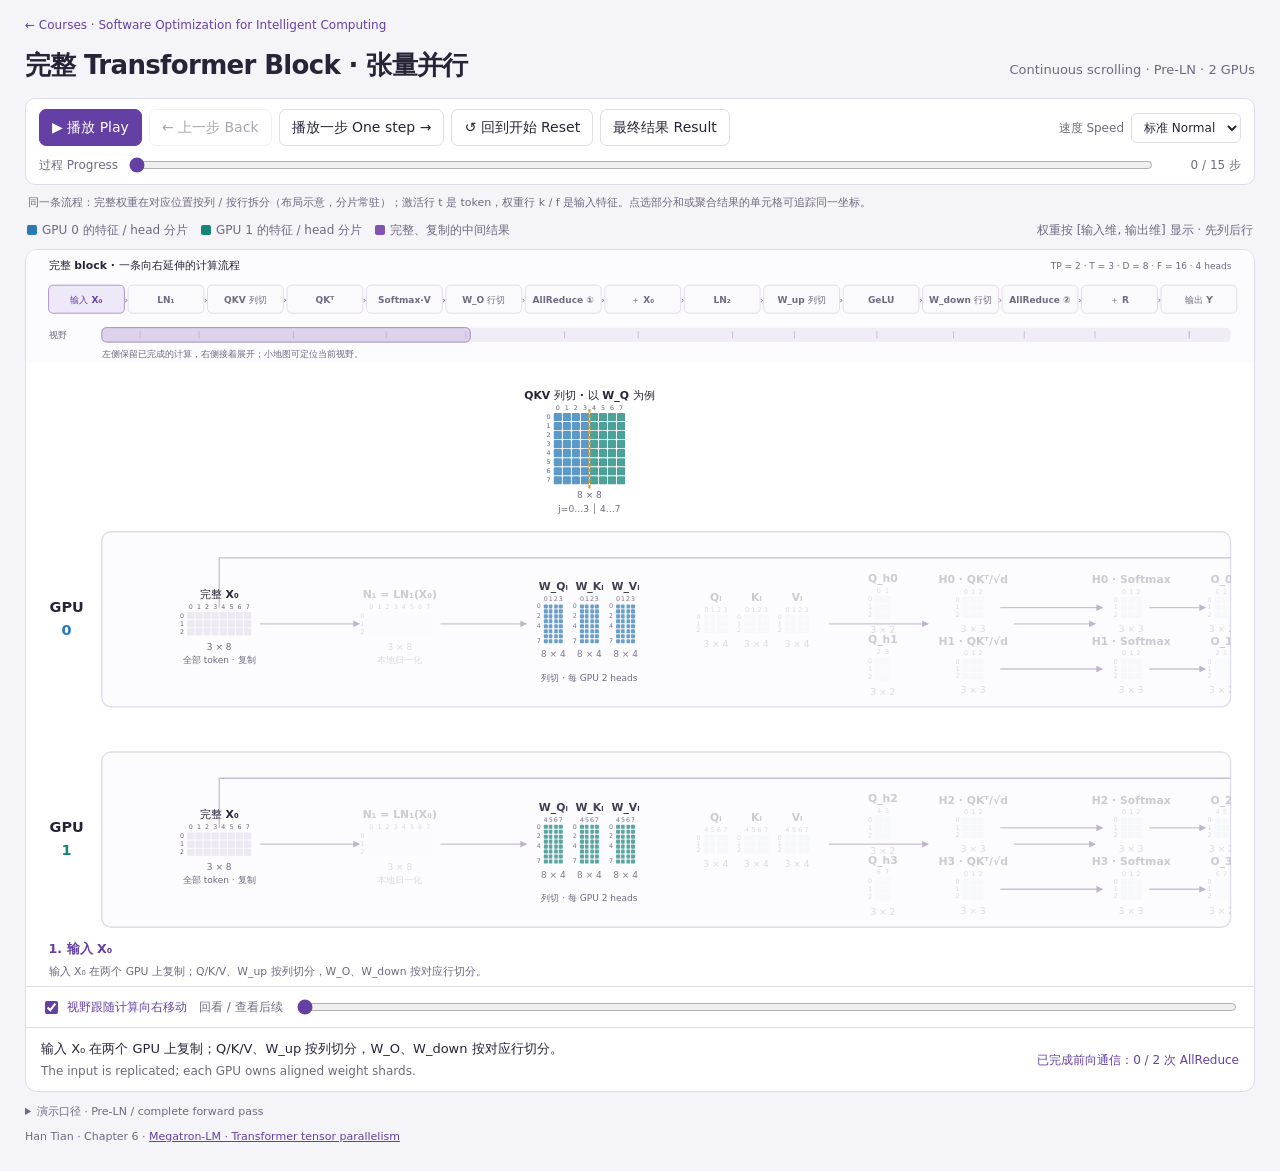
<file: courses/demos/tensor-parallelism.html>
<!doctype html>
<html lang="zh-CN">
<head>
<meta charset="utf-8"><meta name="viewport" content="width=device-width,initial-scale=1">
<meta name="description" content="One continuous Transformer block across two fixed GPU lanes, with weight cuts, globally indexed shards, local head concatenation, and coordinate-wise reductions directly inside the same scrolling flow.">
<title>Transformer Block · 完整张量并行动画</title>
<style>
:root{color-scheme:light;--bg:#f5f4f8;--paper:#fff;--ink:#282437;--muted:#706a80;--line:#e1dce9;--purple:#6540a4;--soft:#eee8f8;--g0:#2979b5;--g1:#148578;--t0:#e6f2fa;--t1:#e4f4ef;--sum:#8054b3;--sum-soft:#eee7f7;--neutral:#e9e5f0;font-family:Inter,"PingFang SC","Microsoft YaHei",system-ui,sans-serif;font-size:14px;line-height:1.5}
*{box-sizing:border-box}body{margin:0;background:var(--bg);color:var(--ink)}a{color:var(--purple)}button,input,select{font:inherit}button{border:1px solid var(--line);border-radius:7px;background:var(--paper);color:var(--ink);padding:7px 12px;min-height:36px;cursor:pointer}button:hover:not(:disabled){background:var(--soft)}button:disabled{opacity:.4;cursor:default}button.primary{background:var(--purple);border-color:var(--purple);color:white}button:focus-visible,input:focus-visible,select:focus-visible,a:focus-visible,summary:focus-visible{outline:3px solid #a17cdb;outline-offset:3px}select{border:1px solid var(--line);border-radius:6px;background:var(--paper);color:var(--ink);padding:6px 8px}.shell{max-width:1480px;margin:auto;padding:16px 25px 25px}.course-nav{font-size:12px;margin-bottom:12px}.course-nav a{text-decoration:none}header{display:flex;align-items:baseline;justify-content:space-between;gap:12px;flex-wrap:wrap;margin-bottom:13px}h1{margin:0;font-size:26px;letter-spacing:-.025em;font-weight:650}.heading-en{font-size:13px;color:var(--muted)}.modes{display:grid;grid-template-columns:1fr 1fr 1fr;gap:9px;margin-bottom:11px}.mode{text-align:left;padding:10px 13px}.mode strong{font-size:14px;font-weight:600}.mode span{display:block;font-size:12px;color:var(--muted);margin-top:2px}.mode[aria-pressed=true]{background:var(--soft);border-color:#bca4dc}.controls{background:var(--paper);border:1px solid var(--line);border-radius:10px;padding:10px 13px 9px;margin-bottom:10px}.toolbar{display:flex;gap:7px;align-items:center;flex-wrap:wrap}.toolbar label{display:flex;gap:7px;align-items:center;margin-left:auto;font-size:12px;color:var(--muted)}.progress-row{display:flex;align-items:center;gap:9px;margin-top:9px;font-size:12px;color:var(--muted)}.progress-row input{flex:1;min-width:70px;accent-color:var(--purple)}.progress-row output{min-width:77px;text-align:right;font-variant-numeric:tabular-nums}.legend{display:flex;align-items:center;gap:13px;flex-wrap:wrap;color:var(--muted);font-size:12px;margin:0 2px 10px}.legend i{width:10px;height:10px;display:inline-block;border-radius:2px;background:var(--g0);margin-right:5px;vertical-align:middle}.legend .gpu1 i{background:var(--g1)}.legend .sum i{background:var(--sum)}.legend .axes{margin-left:auto}.stage{background:var(--paper);border:1px solid var(--line);border-radius:12px;overflow:hidden}.board-wrap{overflow:hidden}.board{width:100%;height:auto;display:block}.board text{font-family:Inter,"PingFang SC",system-ui,sans-serif;fill:var(--ink)}.global-band{fill:#fcfbfe}.global-label{font-size:12px;font-weight:550}.global-sub{font-size:10px;fill:var(--muted)!important}.gpu-shell{fill:#faf9fc;stroke:var(--line);stroke-width:1.5}.gpu-label{font-size:16px;font-weight:600}.gpu-note{font-size:11px;fill:var(--muted)!important}.matrix-title{font-size:12px;font-weight:550}.matrix-shape{font-size:10px;fill:var(--muted)!important}.matrix-sub{font-size:10px;fill:var(--muted)!important}.operator{font-size:19px;fill:#91869f!important}.small-op{font-size:11px;fill:var(--muted)!important}.comm-label{font-size:15px;font-weight:600;fill:var(--purple)!important}.comm-small{font-size:11px;fill:var(--muted)!important}.phase-heading{font-size:14px;font-weight:600;fill:var(--purple)!important}.phase-note{font-size:12px;fill:var(--muted)!important}.head-label{font-size:10px;font-weight:550}.phase-track{display:flex;gap:6px;align-items:center;flex-wrap:wrap;border-top:1px solid var(--line);padding:9px 14px;background:#fcfbfe}.phase-item{font-size:11px;color:var(--muted);padding:3px 7px;border-radius:4px;background:#f2eff7}.phase-item.active{background:var(--soft);color:var(--purple)}.caption{display:flex;gap:10px;justify-content:space-between;align-items:center;flex-wrap:wrap;padding:11px 15px;border-top:1px solid var(--line);font-size:13px}.caption .en{font-size:12px;color:var(--muted);margin:3px 0 0}.comm-count{font-size:12px;color:var(--purple)}.footnote{font-size:11px;color:var(--muted);margin-top:10px;line-height:1.75}.footnote summary{cursor:pointer}.footnote p{margin:8px 0 0}.footer{font-size:11px;color:var(--muted);margin-top:8px}.footer a{margin-right:14px}
@media(max-width:760px){.shell{padding:12px 10px 22px}h1{font-size:21px}header{gap:3px}.heading-en{font-size:12px}.modes{grid-template-columns:1fr}.mode{padding:8px 11px}.mode span{display:inline;margin-left:9px;font-size:11px}.toolbar button{font-size:12px;padding:7px 9px}.toolbar label{margin-left:0}.legend{font-size:11px;gap:9px}.legend .axes{margin-left:0;width:100%}.board-wrap{overflow-x:auto}.board{min-width:1120px}.caption .en{font-size:11px}.progress-row{font-size:11px}}
</style>
<style>.flow-label{font-size:10px;font-weight:550}.residual-plus{font-size:24px;font-weight:600}.overview-note{font-size:12px;color:var(--muted);margin:0 2px 11px}.controls{margin-top:12px}</style><style>.view-controls{display:flex;align-items:center;gap:12px;padding:10px 15px;border-top:1px solid var(--line);font-size:12px;color:var(--muted);flex-wrap:wrap}.view-controls label{display:flex;align-items:center;gap:6px}.view-controls input[type=range]{flex:1;min-width:140px;accent-color:var(--purple)}.follow-control{color:var(--purple);white-space:nowrap}.follow-control input{accent-color:var(--purple)}.section-label{font-size:12px;font-weight:600;fill:var(--purple)!important}.board-wrap{overflow-x:auto}.board{min-width:1100px}.matrix-sub{font-size:10px}.gpu-shell{fill:#fcfbfe}.flow-label{font-size:10px}</style><style> .axis-index{font-size:7px;fill:#6e627d!important;font-weight:450}.axis-guide{font-size:11px;color:var(--muted);margin:0 3px 9px}.inline-coordinate{font-size:10px;fill:var(--purple)!important;font-weight:600}.inline-arithmetic{font-size:10px;fill:var(--purple)!important;font-variant-numeric:tabular-nums}.board-wrap{overflow-x:auto}.board{min-width:1120px}.matrix-sub{font-size:10px}</style><style>.dimension-jumps{display:flex;flex-wrap:wrap;gap:6px;align-items:center;border-top:1px solid var(--line);padding-top:9px;margin-top:9px}.dimension-jumps span{font-size:11px;color:var(--muted);margin-right:5px}.dimension-jumps button{font-size:11px;padding:4px 8px;min-height:29px}</style><style>.inline-packet-label{font-size:8px;font-weight:600;fill:var(--purple)!important}</style></head>
<body>
<main class="shell">
<nav class="course-nav" aria-label="Course navigation"><a href="https://tianhan4.github.io/courses/">← Courses · Software Optimization for Intelligent Computing</a></nav>
<header><h1>完整 Transformer Block · 张量并行</h1><div class="heading-en" lang="en">Continuous scrolling · Pre-LN · 2 GPUs</div></header>
<section class="controls" aria-label="动画控制 Animation controls"><div class="toolbar"><button type="button" id="play" class="primary" aria-pressed="false">▶ 播放 Play</button><button type="button" id="back">← 上一步 Back</button><button type="button" id="next">播放一步 One step →</button><button type="button" id="reset">↺ 回到开始 Reset</button><button type="button" id="result">最终结果 Result</button><label for="speed">速度 Speed <select id="speed"><option value="5000">慢速 Slow</option><option value="3300" selected>标准 Normal</option><option value="1900">快速 Fast</option></select></label></div><div class="progress-row"><label for="position">过程 Progress</label><input type="range" id="position" min="0" max="15" value="0" step="0.001"><output id="position-label" for="position"></output></div></section>
<p class="axis-guide">同一条流程：完整权重在对应位置按列 / 按行拆分（布局示意，分片常驻）；激活行 t 是 token，权重行 k / f 是输入特征。点选部分和或聚合结果的单元格可追踪同一坐标。</p><div class="legend"><span><i></i>GPU 0 的特征 / head 分片</span><span class="gpu1"><i></i>GPU 1 的特征 / head 分片</span><span class="sum"><i></i>完整、复制的中间结果</span><span class="axes">权重按 [输入维, 输出维] 显示 · 先列后行</span></div>
<section class="stage" aria-label="完整 Transformer block 的连续前向动画"><div class="board-wrap" id="board-wrap"></div><div class="view-controls"><label class="follow-control"><input id="follow" type="checkbox" checked> 视野跟随计算向右移动</label><label for="view-position">回看 / 查看后续</label><input id="view-position" type="range" min="0" max="2580" step="1" value="0" aria-label="水平移动流程视野"></div><div class="caption" aria-live="polite"><div><div id="caption-text"></div><div class="en" id="caption-en" lang="en"></div></div><div class="comm-count" id="comm-count"></div></div></section>
<details class="footnote"><summary>演示口径 · Pre-LN / complete forward pass</summary><p>这里演示同一个标准 Pre-LN block 的完整前向：N₁ = LN₁(X₀)，A = Attention(N₁)，R = X₀ + A，N₂ = LN₂(R)，M = MLP(N₂)，Y = R + M。后续 MLP 使用真实的 N₂，不重新从原始输入开始。两个 GPU 始终处理全部 3 个 token，只分特征 / head；隐藏维 D=8，中间维 F=16，4 个 heads，每头 2 维。</p><p>Q/K/V 分别按完整 head 切列，W_O 按对应输入行切分；MLP 的 W_up 切列，W_down 按对应输入行切分。中间激活直接匹配下一层的权重行，不需要 AllGather。两次 AllReduce 分别还原 Attention 输出和 MLP 输出；残差相加与 LayerNorm 都对复制的完整向量本地执行，无需额外通信。权重分片常驻各 GPU。所有算子在长流程中有固定位置，视野随计算向右推进；Attention 的结果直接进入右侧 LN₂ 和 MLP。暂停后可拖动视野回看，未计算的激活显示为空淡矩阵。</p><p>本例 LayerNorm 的 γ=1、β=0、ε=10⁻⁵；使用 GeLU 小型 MLP、无 mask 的标准 MHA，省略 bias 与 dropout（等价于 dropout 概率 0）。未使用 sequence parallelism、GQA/MQA，也未展示反向传播。权重按 XW 约定画 [输入维, 输出维]，与 PyTorch Linear 常见的转置存储方向相反。通信框表示逻辑集合操作，不代表一个中央 GPU。悬停矩阵元素可查看示例数值。</p></details>
<footer class="footer">Han Tian · Chapter 6 · <a href="https://arxiv.org/html/1909.08053" target="_blank" rel="noopener">Megatron-LM · Transformer tensor parallelism</a></footer>
</main>
<script>












const TensorEngine=(()=>{
 const matrix=(r,c,seed,scale=.2)=>Array.from({length:r},(_,i)=>Array.from({length:c},(_,j)=>(((i*7+j*11+seed*3)%17)-8)*scale));
 const cols=(a,s,e)=>a.map(r=>r.slice(s,e)),rows=(a,s,e)=>a.slice(s,e).map(r=>r.slice()),transpose=a=>a[0].map((_,j)=>a.map(r=>r[j]));
 const mm=(a,b)=>a.map(r=>b[0].map((_,j)=>r.reduce((sum,v,k)=>sum+v*b[k][j],0))),add=(a,b)=>a.map((r,i)=>r.map((v,j)=>v+b[i][j])),concat=(a,b)=>a.map((r,i)=>r.concat(b[i]));
 const gelu=x=>.5*x*(1+Math.tanh(Math.sqrt(2/Math.PI)*(x+.044715*x*x*x))),activate=a=>a.map(r=>r.map(gelu));
 const softmax=a=>a.map(r=>{const max=Math.max(...r),e=r.map(v=>Math.exp(v-max)),sum=e.reduce((s,v)=>s+v,0);return e.map(v=>v/sum);});
 function mlp(){
  const X=matrix(3,8,1,.08),A=matrix(8,16,2,.07),B=matrix(16,8,3,.06),Z=mm(X,A),H=activate(Z),Y=mm(H,B);
  const column=Array.from({length:2},(_,r)=>{const a=cols(A,r*8,r*8+8),b=rows(B,r*8,r*8+8),z=mm(X,a),h=activate(z);return {x:X,a,b,z,h,out:mm(h,b)};});
  const row=Array.from({length:2},(_,r)=>{const x=cols(X,r*4,r*4+4),a=rows(A,r*4,r*4+4),b=cols(B,r*4,r*4+4);return {x,a,b,z:mm(x,a),h:H,out:mm(H,b)};});
  return {X,A,B,Z,H,Y,column,row};
 }
 function attention(){
  const X=matrix(3,8,1,.08),WQ=matrix(8,8,4,.06),WK=matrix(8,8,5,.06),WV=matrix(8,8,6,.06),WO=matrix(8,8,7,.07),Q=mm(X,WQ),K=mm(X,WK),V=mm(X,WV);
  const heads=Array.from({length:4},(_,h)=>{const q=cols(Q,h*2,h*2+2),k=cols(K,h*2,h*2+2),v=cols(V,h*2,h*2+2),score=mm(q,transpose(k)).map(r=>r.map(x=>x/Math.sqrt(2))),p=softmax(score);return {q,k,v,score,p,o:mm(p,v)};});
  const O=heads.map(h=>h.o).reduce(concat),Y=mm(O,WO);
  const gpu=Array.from({length:2},(_,r)=>{const q=cols(Q,r*4,r*4+4),k=cols(K,r*4,r*4+4),v=cols(V,r*4,r*4+4),o=concat(heads[r*2].o,heads[r*2+1].o),wo=rows(WO,r*4,r*4+4);return {wq:cols(WQ,r*4,r*4+4),wk:cols(WK,r*4,r*4+4),wv:cols(WV,r*4,r*4+4),q,k,v,heads:heads.slice(r*2,r*2+2),o,wo,out:mm(o,wo)};});
  return {X,WQ,WK,WV,WO,Q,K,V,heads,O,Y,gpu};
 }
 return {matrix,cols,rows,transpose,mm,add,concat,activate,gelu,softmax,mlp,attention};
})();
window.TensorEngine=TensorEngine;
const BlockEngine=(()=>{
 const E=TensorEngine,layerNorm=a=>a.map(row=>{const mean=row.reduce((s,v)=>s+v,0)/row.length,variance=row.reduce((s,v)=>s+(v-mean)**2,0)/row.length;return row.map(v=>(v-mean)/Math.sqrt(variance+1e-5));});
 function build(){
  const X=E.matrix(3,8,1,.08),N1=layerNorm(X),WQ=E.matrix(8,8,4,.06),WK=E.matrix(8,8,5,.06),WV=E.matrix(8,8,6,.06),WO=E.matrix(8,8,7,.07),WU=E.matrix(8,16,2,.07),WD=E.matrix(16,8,3,.06);
  const Q=E.mm(N1,WQ),K=E.mm(N1,WK),V=E.mm(N1,WV),heads=Array.from({length:4},(_,h)=>{const q=E.cols(Q,h*2,h*2+2),k=E.cols(K,h*2,h*2+2),v=E.cols(V,h*2,h*2+2),score=E.mm(q,E.transpose(k)).map(r=>r.map(x=>x/Math.sqrt(2))),p=E.softmax(score);return{q,k,v,score,p,o:E.mm(p,v)};});
  const O=heads.map(h=>h.o).reduce(E.concat),A=E.mm(O,WO),R=E.add(X,A),N2=layerNorm(R),Z=E.mm(N2,WU),H=E.activate(Z),M=E.mm(H,WD),Y=E.add(R,M);
  const gpu=Array.from({length:2},(_,r)=>{const o=E.concat(heads[r*2].o,heads[r*2+1].o),wo=E.rows(WO,r*4,r*4+4),wu=E.cols(WU,r*8,r*8+8),wd=E.rows(WD,r*8,r*8+8),z=E.mm(N2,wu),h=E.activate(z);return{wq:E.cols(WQ,r*4,r*4+4),wk:E.cols(WK,r*4,r*4+4),wv:E.cols(WV,r*4,r*4+4),q:E.cols(Q,r*4,r*4+4),k:E.cols(K,r*4,r*4+4),v:E.cols(V,r*4,r*4+4),heads:heads.slice(r*2,r*2+2),o,wo,a:E.mm(o,wo),wu,wd,z,h,m:E.mm(h,wd)};});
  return{X,N1,WQ,WK,WV,WO,WU,WD,Q,K,V,heads,O,A,R,N2,Z,H,M,Y,gpu};
 }
 return{build,layerNorm};
})();
window.BlockEngine=BlockEngine;
window.createInlineTensorDetails=function(C){
 const{scene,locals,hubs,data,mat,el,txt,clone,fly,cy}=C,clamp=x=>Math.max(0,Math.min(1,x)),colors=['#2979b5','#148578'],orange='#dd9837';
 const cuts=[],headPackets=[],sumTiles=[],selected={t:0,j:3};
 function packet(key,source){const g=el('g',{'data-inline-packet':key,opacity:0,'pointer-events':'none','aria-hidden':'true'});clone(source,g);scene.appendChild(g);return{g,source};}
 const specs=[
  {phase:2,key:'QKV',name:'QKV 列切 · 以 W_Q 为例',values:data.WQ,x:540,cell:10,axis:'columns',rowAxis:'k',colAxis:'j',range:'j=0…3 │ 4…7',targets:locals.map(l=>l.weights[0])},
  {phase:5,key:'WO',name:'W_O：按输入行切',values:data.WO,x:1510,cell:10,axis:'rows',rowAxis:'k',colAxis:'j',range:'k=0…3 ─ 4…7',targets:locals.map(l=>l.wo)},
  {phase:9,key:'WU',name:'W_up：按输出列切',values:data.WU,x:2540,cell:9,axis:'columns',rowAxis:'k',colAxis:'f',range:'f=0…7 │ 8…15',targets:locals.map(l=>l.wu)},
  {phase:11,key:'WD',name:'W_down：按输入行切',values:data.WD,x:3060,cell:6,axis:'rows',rowAxis:'f',colAxis:'j',range:'f=0…7 ─ 8…15',targets:locals.map(l=>l.wd)}
 ];
 for(const s of specs){
  const g=el('g',{'data-inline-cut':s.key,'data-cut-axis':s.axis,'data-cut-phase':s.phase});scene.appendChild(g);
  const full=mat(g,'full-'+s.key,s.values,s.x,220,s.cell,{title:s.name,rowAxis:s.rowAxis,colAxis:s.colAxis,fill:(i,j)=>colors[s.axis==='columns'?Math.floor(j/(s.values[0].length/2)):Math.floor(i/(s.values.length/2))],sub:s.range,weight:true});
  const boundary=s.axis==='columns'?{x1:full.w/2,x2:full.w/2,y1:-4,y2:full.h+4}:{x1:-4,x2:full.w+4,y1:full.h/2,y2:full.h/2};full.g.appendChild(el('line',{...boundary,stroke:orange,'stroke-width':2.5,'stroke-dasharray':'4 2'}));
  const p=s.targets.map((m,r)=>{const p=packet(`cut-${s.key}-${r}`,m);txt(p.g,m.w/2,-5,'GPU '+r,'inline-packet-label');return p;});cuts.push({...s,full,g,packets:p});
 }
 for(let r=0;r<2;r++)for(let h=0;h<2;h++)headPackets.push({r,h,target:locals[r].heads[h].q,packet:packet(`head-${r}-${h}`,locals[r].heads[h].q)});
 for(let a=0;a<2;a++){
  const hub=hubs[a],g=hub.g;
  hub.sampleLabel=txt(g,hub.x,636,'','inline-coordinate');hub.sampleTerms=txt(g,hub.x,650,'','inline-arithmetic');hub.sampleSum=txt(g,hub.x,664,'','inline-arithmetic');
  hub.note.textContent='同坐标逐格相加 · 形状保持 3×8';
  for(let r=0;r<2;r++)for(let i=0;i<3;i++)for(let j=0;j<8;j++){
   const source=a===0?locals[r].pa:locals[r].pm,target=hub.result,group=el('g',{'data-aggregate-cell':`${a}-${r}-${i}-${j}`,'data-reduction':a,'data-gpu-rank':r,'data-row':i,'data-col':j,opacity:0,'pointer-events':'none'});
   const rect=el('rect',{x:-source.cell/2+.5,y:-source.cell/2+.5,width:source.cell-1,height:source.cell-1,rx:1,fill:colors[r],'fill-opacity':.9});group.appendChild(rect);scene.appendChild(group);
   sumTiles.push({a,r,i,j,g:group,rect,source,target,from:{x:source.x-source.w/2+(j+.5)*source.cell,y:source.y-source.h/2+(i+.5)*source.cell},to:{x:target.x-target.w/2+(j+.5)*target.cell,y:target.y-target.h/2+(i+.5)*target.cell}});
  }
 }
 function mark(m,predicate){m.cells.forEach((c,n)=>{const hit=predicate(Math.floor(n/m.cols),n%m.cols);c.setAttribute('stroke',hit?orange:'none');c.setAttribute('stroke-width',hit?1.6:0);});}
 function update(index,p){
  for(const l of locals)for(const m of l.mats)mark(m,()=>false);
  for(const c of cuts){
   const active=index===c.phase,done=index>c.phase,q=clamp((p-.12)/.48);c.full.cells.forEach(n=>n.setAttribute('fill-opacity',done?.3:active?.8-.5*q:.76));c.g.dataset.completed=String(done||active&&p>.63);
   for(let r=0;r<2;r++){
    const m=c.targets[r],sign=r===0?-1:1,start={x:c.full.x+(c.axis==='columns'?sign*c.full.w/4:0),y:c.full.y+(c.axis==='rows'?sign*c.full.h/4:0),w:m.w,h:m.h},gap=clamp(p/.12)*10;
    if(c.axis==='columns')start.x+=sign*gap;else start.y+=sign*gap;
    const scale=c.full.cell/m.cell+(1-c.full.cell/m.cell)*q;
    fly(c.packets[r].g,start,{x:m.x,y:m.y},q,active&&p>.02&&p<.68?Math.min(clamp(p/.07),clamp((.68-p)/.07)):0,0,scale);
    if(active)m.cells.forEach(n=>n.setAttribute('fill-opacity',.12+.68*clamp((p-.49)/.14)));
   }
   if(active&&c.axis==='rows'){
    const split=c.values.length/2,k=Math.min(split-1,Math.floor(clamp((p-.64)/.31)*split));
    for(let r=0;r<2;r++){const input=index===5?locals[r].o:locals[r].h;mark(input,(i,j)=>j===k);mark(c.targets[r],(i,j)=>i===k);}
   }
  }
  for(const h of headPackets){const source=locals[h.r].qkv[0],m=h.target,q=clamp((p-.08)/.54),start={x:source.x+(h.h===0?-1:1)*source.w/4,y:source.y,w:m.w,h:m.h};fly(h.packet.g,start,{x:m.x,y:m.y},q,index===3&&p>.05&&p<.72?Math.min(clamp((p-.05)/.06),clamp((.72-p)/.08)):0,0,source.cell/m.cell+(1-source.cell/m.cell)*q);}
  for(const tile of sumTiles){
   const active=index===(tile.a===0?6:12),start=.05+tile.j*.012,q=clamp((p-start)/.39),visible=active&&p>start&&p<start+.45,scale=1+(tile.target.cell/tile.source.cell-1)*q;
   tile.g.setAttribute('transform',`translate(${tile.from.x+(tile.to.x-tile.from.x)*q},${tile.from.y+(tile.to.y-tile.from.y)*q}) scale(${scale})`);tile.g.setAttribute('opacity',visible?Math.min(clamp((p-start)/.04),clamp((start+.45-p)/.06)):0);
   tile.g.dataset.targetRow=tile.i;tile.g.dataset.targetCol=tile.j;
   const chosen=tile.i===selected.t&&tile.j===selected.j;tile.rect.setAttribute('stroke',chosen?orange:'none');tile.rect.setAttribute('stroke-width',chosen?2:0);
  }
  for(let a=0;a<2;a++){
   const hub=hubs[a],phase=a===0?6:12,values=a===0?data.A:data.M,part0=a===0?data.gpu[0].a:data.gpu[0].m,part1=a===0?data.gpu[1].a:data.gpu[1].m,{t,j}=selected;
   const fmt=v=>(v>=0?'+':'')+v.toFixed(4);
   hub.sampleLabel.textContent=`[t=${t}, j=${j}] · 同一输出坐标`;
   hub.sampleTerms.textContent=`${fmt(part0[t][j])} + ${fmt(part1[t][j])}`;
   hub.sampleSum.textContent=`≈ ${fmt(values[t][j])} · 两 GPU 相同`;
   if(index===phase){hub.result.g.setAttribute('opacity',1);hub.result.cells.forEach((n,k)=>n.setAttribute('fill-opacity',p>.46+(k%8)*.012?.85:.08));}
   for(let r=0;r<2;r++)for(const m of [a===0?locals[r].pa:locals[r].pm,a===0?locals[r].a:locals[r].m])mark(m,(i,col)=>i===t&&col===j);
   mark(hub.result,(i,col)=>i===t&&col===j);
  }
 }
 return{update,select(t,j){selected.t=t;selected.j=j;},get selected(){return{...selected};},get cuts(){return cuts.map(c=>({phase:c.phase,axis:c.axis,full:[c.full.rows,c.full.cols],shards:c.targets.map(m=>[m.rows,m.cols]),rowAxis:c.rowAxis,colAxis:c.colAxis}));}};
};

(()=>{
 const $=id=>document.getElementById(id),NS='http://www.w3.org/2000/svg',clamp=(x,a=0,b=1)=>Math.max(a,Math.min(b,x)),data=BlockEngine.build(),cy=[406,650],owner=r=>`var(--g${r})`;
 const plan=[
  ['layout','输入 X₀','输入 X₀ 在两个 GPU 上复制；Q/K/V、W_up 按列切分，W_O、W_down 按对应行切分。','The input is replicated; each GPU owns aligned weight shards.'],
  ['ln1','LN₁','每个 GPU 对完整的隐藏维做 LayerNorm，得到相同的 N₁；保留 X₀ 用作第一条残差。','LayerNorm is local on each replicated full-hidden tensor.'],
  ['qkv','QKV 列切','Q/K/V 权重 8×8 左右切成两份 8×4；输出各为 3×4，GPU 0 持有列 0…3，GPU 1 持有列 4…7。','Column-parallel Q/K/V projections, with all tokens on each GPU.'],
  ['score','QKᵀ','每个完整 head 在本 GPU 独立计算 Q_h K_hᵀ / √d_h。','Each head computes its token-to-token scores locally.'],
  ['context','Softmax·V','本 GPU 的两个 head 输出各为 3×2，沿特征列拼成 Oᵢ(3×4)；token 三行对齐，保持跨 GPU 分片。','Head-local Softmax and V; concatenate only local heads.'],
  ['attnProjection','W_O 行切','Oᵢ(3×4) × W_Oᵢ(4×8) → Pᵃᵢ(3×8)：输入列与权重行按 k=0…3 / 4…7 对齐，输出八列均完整。','The row-parallel output projection produces partial sums.'],
  ['attnReduce','AllReduce ①','Pᵃ₀[t,j] + Pᵃ₁[t,j] = A[t,j]：两份 3×8 按同坐标相加为 3×8，每个 GPU 保留相同完整 A。','First AllReduce: sum attention contributions and replicate A.'],
  ['residual1','＋ X₀','每个 GPU 本地做 R = X₀ + A，保留 R 作为第二条残差；这里无需跨 GPU 通信。','First residual: R = X₀ + A, independently on each GPU.'],
  ['ln2','LN₂','同一个 R 接着进入 LN₂，得到相同的 N₂；这就是后续 MLP 的输入。','Carry R into the second LayerNorm and then into the MLP.'],
  ['mlpUp','W_up 列切','W_up(8×16) 左右切成两份 8×8；Z₀ 持有中间特征 f=0…7，Z₁ 持有 f=8…15，均保留三个 token。','Column-parallel MLP expansion from the attention residual.'],
  ['gelu','GeLU','对不同的中间特征独立做 GeLU；Hᵢ 保持分片，不做 AllGather。','GeLU is local; keep the hidden features sharded.'],
  ['mlpDown','W_down 行切','W_down(16×8) 上下切成两份 8×8；Hᵢ 的特征列与对应权重行按 f=0…7 / 8…15 匹配，输出为 3×8 部分和。','The row-parallel MLP contraction produces partial sums.'],
  ['mlpReduce','AllReduce ②','Pᵐ₀[t,j] + Pᵐ₁[t,j] = M[t,j]：仍是 3 行 × 8 列，同坐标贡献求和后，每个 GPU 得到相同完整 M。','Second AllReduce: sum MLP contributions and replicate M.'],
  ['residual2','＋ R','每个 GPU 本地做 Y = R + M，完成这个 Transformer block。','Second residual: Y = R + M on each GPU.'],
  ['result','输出 Y','两个 GPU 得到相同的完整 Y。全过程前向只有两次 AllReduce，没有中间 AllGather。','One complete Transformer block; two forward AllReduces.']
 ];
 const WORLD=3830,VIEW=1250,MAX_CAMERA=WORLD-VIEW,focus=[130,330,650,965,1235,1570,1820,2140,2350,2630,2890,3130,3370,3690,3690];
 let inlineDetail=null,time=0,playing=false,raf=null,lastStamp=null,stopAt=plan.length,camera=0,following=true,svg,scene,viewWindow,rail=[],locals=[],hubs=[],moves=[],packets=[],skips=[],lastStep=-1,captionKey='';
 const el=(tag,attrs={})=>{const n=document.createElementNS(NS,tag);for(const[k,v]of Object.entries(attrs))n.setAttribute(k,String(v));return n;};
 function txt(parent,x,y,value,cls='matrix-title',anchor='middle'){const n=el('text',{x,y,class:cls,'text-anchor':anchor});n.textContent=value;parent.appendChild(n);return n;}
 function mat(parent,key,values,x,y,cell=8,opts={}){
  const rows=values.length,cols=values[0].length,w=cols*cell,h=rows*cell,g=el('g',{'data-matrix':key,'data-world-x':x,transform:`translate(${x-w/2},${y-h/2})`}),cells=[];
  const title=txt(g,w/2,-15,opts.title||key);
  const rank=Number(/gpu([01])-/.exec(key)?.[1]||0),name=key.replace(/^gpu[01]-/,''),head=Number(/head([01])-/.exec(name)?.[1]||0);
  let rowAxis='t',colAxis='j',rowOffset=0,colOffset=0;
  if(/^W[qkv]$/.test(name)){rowAxis='k';colOffset=rank*4;}
  else if(name==='WO'){rowAxis='k';rowOffset=rank*4;}
  else if(name==='WU'){rowAxis='k';colAxis='f';colOffset=rank*8;}
  else if(name==='WD'){rowAxis='f';rowOffset=rank*8;}
  else if(['q','k','v'].includes(name)){colOffset=rank*4;}
  else if(name==='O'){colAxis='k';colOffset=rank*4;}
  else if(['Z','H'].includes(name)){colAxis='f';colOffset=rank*8;}
  else if(['N1','N2'].includes(name)){colAxis='k';}
  else if(/head[01]-(Q|K|V|O)/.test(name)){colAxis=name.endsWith('-O')?'k':'j';colOffset=rank*4+head*2;}
  else if(/head[01]-(score|P)/.test(name)){colAxis='t′';}
  rowAxis=opts.rowAxis||rowAxis;colAxis=opts.colAxis||colAxis;rowOffset=opts.rowOffset??rowOffset;colOffset=opts.colOffset??colOffset;
  g.dataset.rowAxis=rowAxis;g.dataset.colAxis=colAxis;g.dataset.rowStart=rowOffset;g.dataset.colStart=colOffset;
  for(let j=0;j<cols;j++)txt(g,(j+.5)*cell,-3,String(j+colOffset),'axis-index');
  for(let i=0;i<rows;i++)if(cell>=7||i===0||i===rows-1||i%2===0&&i<rows-2)txt(g,-3,(i+.5)*cell+2,String(i+rowOffset),'axis-index','end');
  for(let i=0;i<rows;i++)for(let j=0;j<cols;j++){const rect=el('rect',{x:j*cell+.5,y:i*cell+.5,width:cell-1,height:cell-1,rx:1,fill:typeof opts.fill==='function'?opts.fill(i,j):opts.fill||'var(--neutral)','fill-opacity':.8}),tip=el('title');tip.textContent=`${key}[${rowAxis}=${i+rowOffset}, ${colAxis}=${j+colOffset}] = ${values[i][j].toFixed(4)}`;rect.appendChild(tip);g.appendChild(rect);cells.push(rect);if(['Pa','Pm','A','M'].includes(name)||/^reduce[12]-sum$/.test(key)){rect.style.cursor='pointer';rect.addEventListener('click',()=>{inlineDetail.select(i,j);pause();});}}
  txt(g,w/2,h+15,`${rows} × ${cols}`,'matrix-shape');if(opts.sub)txt(g,w/2,h+30,opts.sub,'matrix-sub');parent.appendChild(g);
  const m={g,key,values,x,y,cell,w,h,rows,cols,cells,title,born:opts.born??-1,weight:!!opts.weight,revealStart:opts.revealStart,revealDuration:opts.revealDuration};if(opts.heads)for(let i=2;i<cols;i+=2)g.appendChild(el('line',{x1:i*cell,x2:i*cell,y1:0,y2:h,stroke:'#fff','stroke-width':2}));return m;
 }
 function clone(m,p){p.replaceChildren(...[...m.g.children].filter(n=>['rect','line'].includes(n.tagName.toLowerCase())).map(n=>n.cloneNode(true)));}
 const pos=m=>({x:m.x,y:m.y,w:m.w,h:m.h});
 function fly(packet,from,to,q,alpha=1,bend=0,scale=1){
  if(matchMedia('(prefers-reduced-motion: reduce)').matches)q=q<.5?0:1;
  const x=from.x+(to.x-from.x)*q,y=from.y+(to.y-from.y)*q-4*bend*q*(1-q);
  packet.setAttribute('transform',`translate(${x-from.w/2*scale},${y-from.h/2*scale}) scale(${scale})`);packet.setAttribute('opacity',alpha);packet.dataset.worldX=x;
 }
 function arrow(parent,x1,y1,x2,y2){parent.appendChild(el('path',{d:`M ${x1} ${y1} L ${x2} ${y2}`,fill:'none',stroke:'#cbc2d7','stroke-width':1.5,'marker-end':'url(#flow-arrow)'}));}
 function mount(){
  svg=el('svg',{class:'board',viewBox:'0 0 1360 816',role:'img','aria-label':'向右连续滚动的完整 Transformer block。两条 GPU 泳道贯穿 Attention、残差、MLP 和输出；每个阶段保留在固定的流程位置。'});
  svg.innerHTML='<title>完整 Transformer Block · 向右连续推进</title><defs><clipPath id="world-clip"><rect x="84" y="135" width="1250" height="619" rx="8"/></clipPath><marker id="flow-arrow" viewBox="0 0 8 8" refX="7" refY="4" markerWidth="5" markerHeight="5" orient="auto"><path d="M 0 0 L 8 4 L 0 8" fill="#bfb4ce"/></marker></defs><rect class="global-band" width="1360" height="125"/>';
  txt(svg,25,21,'完整 block · 一条向右延伸的计算流程','global-label','start');txt(svg,1335,21,'TP = 2 · T = 3 · D = 8 · F = 16 · 4 heads','global-sub','end');
  for(let i=0;i<plan.length;i++){const g=el('g',{'data-flow-step':i,role:'button',tabindex:0,'aria-label':`跳到 ${plan[i][1]}`}),x=25+i*88;g.innerHTML=`<rect x="${x}" y="39" width="84" height="31" rx="5" fill="#faf9fc" stroke="#e1d9ec"/>`;txt(g,x+42,59,plan[i][1],'flow-label');g.style.cursor='pointer';const go=()=>{following=true;$('follow').checked=true;seek(i);};g.addEventListener('click',go);g.addEventListener('keydown',e=>{if(e.key==='Enter'||e.key===' '){e.preventDefault();go();}});svg.appendChild(g);rail.push(g);if(i<14)txt(svg,x+86,59,'›','global-sub');}
  txt(svg,25,98,'视野','global-sub','start');svg.appendChild(el('rect',{x:84,y:86,width:1250,height:16,rx:5,fill:'#f1edf7'}));
  for(let i=0;i<focus.length;i++)svg.appendChild(el('line',{x1:84+focus[i]/WORLD*1250,x2:84+focus[i]/WORLD*1250,y1:90,y2:98,stroke:'#c7b8d9'}));
  viewWindow=el('rect',{id:'view-window',x:84,y:86,width:VIEW/WORLD*1250,height:16,rx:5,fill:'#b7a0d4','fill-opacity':.35,stroke:'#9c7fbf'});svg.appendChild(viewWindow);
  txt(svg,84,118,'左侧保留已完成的计算，右侧接着展开；小地图可定位当前视野。','global-sub','start');
  for(let r=0;r<2;r++){const y=cy[r];svg.appendChild(el('rect',{class:'gpu-shell',x:84,y:y-94,width:1250,height:194,rx:10}));txt(svg,45,y-5,'GPU','gpu-label');txt(svg,45,y+20,String(r),'gpu-label').style.fill=owner(r);}
  const clip=el('g',{'clip-path':'url(#world-clip)'});svg.appendChild(clip);scene=el('g',{id:'pipeline-world'});clip.appendChild(scene);
  scene.appendChild(el('line',{x1:2220,x2:2220,y1:140,y2:749,stroke:'#ded6e8','stroke-dasharray':'5 5'}));
  for(let r=0;r<2;r++){
   const node=el('g',{'data-gpu':r}),d=data.gpu[r],y=cy[r]+8,l={node,r,mats:[]};scene.appendChild(node);locals.push(l);
   const add=(key,values,x,cell,opts={})=>{const m=mat(node,`gpu${r}-${key}`,values,x,opts.y??y,cell,opts);l.mats.push(m);return m;};
   for(const [a,b]of [[175,285],[375,470],[805,915],[1010,1100],[1270,1320],[1405,1465],[1555,1605],[2018,2095],[2178,2305],[2390,2490],[2590,2665],[2750,2845],[2935,3010],[3100,3160],[3575,3645]])arrow(node,a,y,b,y);
   node.appendChild(el('path',{d:`M 130 ${y-18} V ${y-73} H 2085 Q 2140 ${y-73} 2140 ${y-20}`,fill:'none',stroke:'#c7bfd2','stroke-width':1.5}));
   node.appendChild(el('path',{d:`M 2140 ${y-18} V ${y-73} H 3635 Q 3690 ${y-73} 3690 ${y-20}`,fill:'none',stroke:'#b6a1d0','stroke-width':1.5}));
   txt(node,1985,y-81,'保留 X₀ · 本地残差','matrix-sub');txt(node,3530,y-81,'保留 R · 本地残差','matrix-sub');
   l.x=add('X',data.X,130,9,{title:'完整 X₀',sub:'全部 token · 复制'});
   l.n1=add('N1',data.N1,330,9,{title:'N₁ = LN₁(X₀)',born:1,sub:'本地归一化'});
   l.weights=[];l.qkv=[];for(const [j,k]of ['q','k','v'].entries()){
    l.weights.push(add('W'+k,d['w'+k],500+j*40,5.5,{title:'W_'+k.toUpperCase()+'ᵢ',weight:true,fill:owner(r),heads:true}));
    l.qkv.push(add(k,d[k],680+j*45,7,{title:k.toUpperCase()+'ᵢ',born:2,fill:owner(r),heads:true,revealStart:.68,revealDuration:.27}));
   }
   txt(node,540,y+63,'列切 · 每 GPU 2 heads','matrix-sub');
   l.heads=[];for(let h=0;h<2;h++){
    const dh=d.heads[h],hy=y+(h===0?-18:50),s=add(`head${h}-score`,dh.score,965,8,{y:hy,title:'H'+(r*2+h)+' · QKᵀ/√d',born:3,fill:owner(r),revealStart:.7,revealDuration:.25}),p=add(`head${h}-P`,dh.p,1140,8,{y:hy,title:'H'+(r*2+h)+' · Softmax',born:4,fill:owner(r)}),o=add(`head${h}-O`,dh.o,1240,8,{y:hy,title:'O_'+(r*2+h),born:4,fill:h===0?owner(r):(r===0?'#86b7da':'#84c6b6')});
    const q=add(`head${h}-Q`,dh.q,865,9,{y:hy,title:'Q_h'+(r*2+h),born:3,fill:h===0?owner(r):(r===0?'#86b7da':'#84c6b6'),revealStart:.4,revealDuration:.23});l.heads.push({q,s,p,o});arrow(node,995,hy,1108,hy);arrow(node,1160,hy,1222,hy);
   }
   l.o=add('O',d.o,1360,9,{title:'本地 Oᵢ',born:4,fill:(i,j)=>j<2?owner(r):(r===0?'#86b7da':'#84c6b6'),sub:'本地 2+2 列拼接',heads:true,revealStart:.78,revealDuration:.17});
   l.wo=add('WO',d.wo,1510,8,{title:'W_Oᵢ · 行切',weight:true,fill:owner(r)});
   l.pa=add('Pa',d.a,1650,9,{title:'部分和 Pᵃᵢ',born:5,fill:owner(r),sub:'完整形状 · 尚未求和',revealStart:.68,revealDuration:.27});
   l.a=add('A',data.A,1980,9,{title:'完整 A = ΣPᵃᵢ',born:6,fill:'var(--sum)',sub:'每 GPU 相同',revealStart:.84,revealDuration:.11});
   l.r=add('R',data.R,2140,9,{title:'R = X₀ + A',born:7,fill:'var(--sum)',sub:'第一条残差'});
   l.n2=add('N2',data.N2,2350,9,{title:'N₂ = LN₂(R)',born:8,sub:'直接接入 MLP'});
   l.wu=add('WU',d.wu,2540,8,{title:'W_upᵢ · 列切',weight:true,fill:owner(r),sub:`输出列 ${r*8}…${r*8+7}`});
   l.z=add('Z',d.z,2710,9,{title:'Zᵢ = N₂ W_upᵢ',born:9,fill:owner(r),revealStart:.68,revealDuration:.27});
   l.h=add('H',d.h,2890,9,{title:'Hᵢ = GeLU(Zᵢ)',born:10,fill:owner(r),sub:'保持特征分片'});
   l.wd=add('WD',d.wd,3060,8,{title:'W_downᵢ · 行切',weight:true,fill:owner(r),sub:`输入行 ${r*8}…${r*8+7}`});
   l.pm=add('Pm',d.m,3210,9,{title:'部分和 Pᵐᵢ',born:11,fill:owner(r),sub:'完整形状 · 尚未求和',revealStart:.68,revealDuration:.27});
   l.m=add('M',data.M,3530,9,{title:'完整 M = ΣPᵐᵢ',born:12,fill:'var(--sum)',sub:'每 GPU 相同',revealStart:.84,revealDuration:.11});
   l.y=add('Y',data.Y,3690,9,{title:'Y = R + M',born:13,fill:'var(--sum)',sub:'完整 block 输出'});
  }
  for(const [i,x]of [1820,3370].entries()){
   const g=el('g',{'data-collective':i+1});g.innerHTML=`<rect x="${x-78}" y="459" width="156" height="156" rx="10" fill="var(--soft)" stroke="#c8b3e0"/>`;scene.appendChild(g);
   txt(g,x,481,'AllReduce '+(i+1),'comm-label');const sign=txt(g,x,538,'+','operator'),result=mat(g,`reduce${i+1}-sum`,i===0?data.A:data.M,x,530,12,{title:'',fill:'var(--sum)'});result.title.textContent='';result.g.querySelector('.matrix-shape').setAttribute('opacity',0);const note=txt(g,x,604,'同坐标逐格相加','matrix-sub');hubs.push({g,sign,result,x,note});
   for(let r=0;r<2;r++){const l=locals[r],from=i===0?l.pa:l.pm,to=i===0?l.a:l.m;arrow(scene,from.x+40,from.y,x-78,529+(r===0?-10:10));arrow(scene,x+78,529+(r===0?-10:10),to.x-42,to.y);}
  }
  const overlay=el('g',{id:'motion-layer','aria-hidden':'true','pointer-events':'none'});scene.appendChild(overlay);for(let i=0;i<24;i++){const p=el('g',{'data-packet':i,opacity:0});overlay.appendChild(p);packets.push(p);}
  for(let r=0;r<2;r++)for(let b=0;b<2;b++){const p=el('g',{'data-residual-packet':`${r}-${b}`,opacity:0});overlay.appendChild(p);clone(b===0?locals[r].x:locals[r].r,p);skips.push({p,r,b});}
  txt(svg,25,779,'','phase-heading','start').id='phase-heading';txt(svg,25,803,'','phase-note','start').id='phase-note';$('board-wrap').replaceChildren(svg);$('position').max=plan.length;$('view-position').max=MAX_CAMERA;inlineDetail=window.createInlineTensorDetails({scene,locals,hubs,data,mat,el,txt,clone,fly,cy});
 }
 function prepare(index){
  packets.forEach(p=>{p.replaceChildren();p.setAttribute('opacity',0);});moves=[];
  const add=(m,to,start=.05,end=.68,bend=12,scale=1)=>{const packet=packets[moves.length];clone(m,packet);moves.push({m,to,packet,start,end,bend,scale});};
  for(const l of locals){
   if(index===1)add(l.x,l.n1);
   if(index===2)l.qkv.forEach((q,j)=>add(l.n1,{...pos(q),x:q.x-45},.6+j*.025,.86+j*.025));

   if(index===4){l.heads.forEach(h=>{add(h.s,h.p,.02,.38,0);add(h.p,h.o,.4,.7,0);add(h.o,{x:l.o.x+(l.heads.indexOf(h)===0?-1:1)*l.o.w/4,y:l.o.y},.68,.94,0,l.o.cell/h.o.cell);});}
   if(index===5)add(l.o,{...pos(l.wo),x:l.wo.x-5},.61,.86);
   if(index===7)add(l.a,l.r,.05,.68,0);
   if(index===8)add(l.r,l.n2,.04,.66,0);
   if(index===9)add(l.n2,{...pos(l.wu),x:l.wu.x-5},.61,.86);
   if(index===10)add(l.z,l.h,.05,.67,0);
   if(index===11)add(l.h,{...pos(l.wd),x:l.wd.x-5},.61,.86);
   if(index===13)add(l.m,l.y,.05,.68,0);
  }
  if(index===6||index===12){const h=hubs[index===6?0:1];for(let r=0;r<2;r++){
   const l=locals[r],from=index===6?l.pa:l.pm,to=index===6?l.a:l.m;add(h.result,to,.63,.94,0,to.cell/h.result.cell);
  }}
 }
 function paint(){
  const done=time>=plan.length,index=done?14:Math.floor(time),p=done?1:time-index;
  if(following){const f=focus[index]+((focus[index+1]??focus[index])-focus[index])*p;camera=clamp(f-555,0,MAX_CAMERA);}
  scene.setAttribute('transform',`translate(${84-camera},0)`);scene.dataset.camera=camera;viewWindow.setAttribute('x',84+camera/WORLD*1250);$('view-position').value=String(camera);
  for(const l of locals)for(const m of l.mats){const complete=m.born<index,active=m.born===index,amount=clamp((p-(m.revealStart??(index===4?.15:.42)))/(m.revealDuration??.46));m.g.setAttribute('opacity',m.weight?.88:complete?1:active?1:.22);m.cells.forEach((c,k)=>c.setAttribute('fill-opacity',complete||m.weight?.8:active&&k%m.cols<amount*m.cols?.8:.1));m.g.dataset.completed=String(complete||active&&amount>=1);m.title.style.fill=active?'var(--purple)':'';}
  if(index!==lastStep){prepare(index);lastStep=index;}
  for(const movement of moves){const{m,to,packet,start,end,bend,scale}=movement,q=clamp((p-start)/(end-start)),visible=p>start&&p<end;const alpha=visible?Math.min(clamp((p-start)/.07),clamp((end-p)/.07)):0;if(m.key.startsWith('reduce')){const midway={x:m.x+110,y:m.y};fly(packet,q<.5?pos(m):{...pos(m),...midway},q<.5?midway:to,q<.5?q*2:(q-.5)*2,alpha,0,1+(scale-1)*q);}else fly(packet,pos(m),to,q,alpha,bend,1+(scale-1)*q);}
  for(let i=0;i<hubs.length;i++){const phase=i===0?6:12,h=hubs[i],active=index===phase;h.g.setAttribute('opacity',index>=phase?1:.35);h.sign.setAttribute('opacity',active&&p>.34&&p<.46?1:0);h.result.g.setAttribute('opacity',index>phase||active&&p>.57?1:0);}
  for(const {p:packet,r,b}of skips){const from=b===0?130:2140,to=b===0?2140:3690,start=b===0?.45:7.75,end=b===0?7.78:13.78,q=clamp((time-start)/(end-start)),visible=time>start&&time<end,y=cy[r]+8;
   const x=from+(to-from)*q,offset=q<.06?73*q/.06:q>.92?73*(1-q)/.08:73;fly(packet,{x,y:y-offset,w:72,h:27},{x,y:y-offset},0,visible?.9:0,0,.65);packet.dataset.worldX=x;
  }
  inlineDetail.update(index,p);
  rail.forEach((g,i)=>{g.querySelector('rect').setAttribute('fill',i===index?'var(--soft)':i<index?'#f1edf7':'#faf9fc');g.querySelector('rect').setAttribute('stroke',i===index?'#a88bce':'#e1d9ec');g.querySelector('text').style.fill=i===index?'var(--purple)':'var(--muted)';});
  $('comm-count').textContent=`已完成前向通信：${(time>=6.95?1:0)+(time>=12.95?1:0)} / 2 次 AllReduce`;
  $('phase-heading').textContent=`${index+1}. ${plan[index][1]}`;$('phase-note').textContent=plan[index][2];if(captionKey!==String(index)){$('caption-text').textContent=plan[index][2];$('caption-en').textContent=plan[index][3];captionKey=String(index);}
  $('position').value=time.toFixed(3);$('position-label').value=`${Math.floor(Math.min(time,15))} / 15 步`;$('back').disabled=time<=0;$('next').disabled=done;$('play').textContent=playing?'Ⅱ 暂停 Pause':done?'↺ 重播 Replay':'▶ 播放 Play';$('play').setAttribute('aria-pressed',String(playing));
 }
 function pause(){playing=false;if(raf!==null)cancelAnimationFrame(raf);raf=null;lastStamp=null;if(svg)paint();}
 function seek(t){pause();time=clamp(Number(t),0,15);paint();}
 function tick(stamp){if(!playing)return;if(lastStamp!==null)time=Math.min(stopAt,time+Math.min(100,stamp-lastStamp)/Number($('speed').value));lastStamp=stamp;if(time>=stopAt){time=stopAt;playing=false;raf=null;lastStamp=null;}paint();if(playing)raf=requestAnimationFrame(tick);}
 function play(target=15){if(time>=15)time=0;stopAt=target;playing=true;lastStamp=null;paint();raf=requestAnimationFrame(tick);}
 $('play').addEventListener('click',()=>playing?pause():play());$('next').addEventListener('click',()=>{pause();play(Math.min(15,Math.floor(time+1e-6)+1));});$('back').addEventListener('click',()=>seek(Math.max(0,Math.ceil(time-1e-6)-1)));$('reset').addEventListener('click',()=>{following=true;$('follow').checked=true;seek(0);});$('result').addEventListener('click',()=>{following=true;$('follow').checked=true;seek(15);});$('position').addEventListener('input',e=>seek(e.target.value));
 $('follow').addEventListener('change',e=>{following=e.target.checked;paint();});$('view-position').addEventListener('input',e=>{const requested=Number(e.target.value);pause();following=false;$('follow').checked=false;camera=requested;paint();});document.addEventListener('visibilitychange',()=>{if(document.hidden)pause();});
 window.TensorBlockLab={seek,pause,play:()=>play(),get time(){return time;},get playing(){return playing;},get camera(){return camera;},get following(){return following;},get plan(){return plan;},get dimensions(){return inlineDetail;},data};mount();paint();
})();

</script>
</body>
</html>
</file>
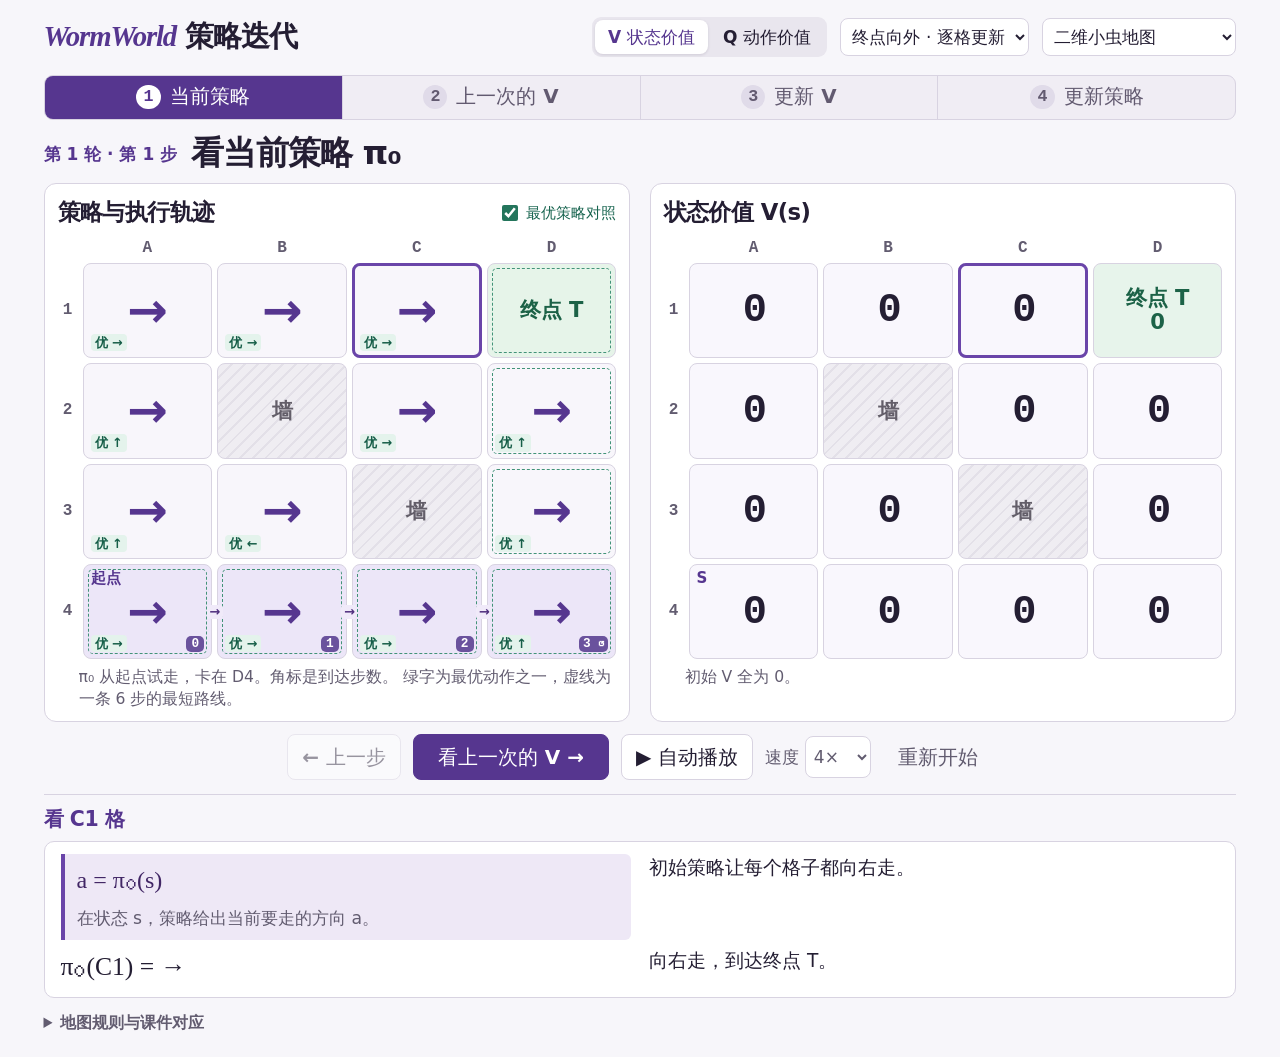
<file: courses/demos/wormworld-policy-iteration.html>
<!doctype html>
<html lang="zh-CN">
<head>
<meta charset="utf-8">
<meta name="viewport" content="width=device-width,initial-scale=1">
<title>WormWorld · 策略迭代</title>
<style>
:root {
  color-scheme: light;
  --ink:#241e33; --muted:#625c70; --purple:#56368f; --violet:#6a45a9;
  --paper:#f7f6fa; --line:#d8d3e1; --soft:#eee8f6; --green:#1c6247;
  --mono:"IBM Plex Mono","SFMono-Regular",Consolas,Menlo,monospace;
  font:20px/1.42 Inter,"PingFang SC","Microsoft YaHei",system-ui,sans-serif;
  color:var(--ink); background:var(--paper);
}
*{box-sizing:border-box}
body{margin:0}
[hidden]{display:none!important}
h1,h2,h3,p{margin:0}
button,select{font:inherit;color:inherit}
button,select,summary{cursor:pointer}
button,select{background:#fff;border:1px solid var(--line);border-radius:8px}
button{padding:7px 14px;font-weight:560}
button:hover:not(:disabled),select:hover{border-color:var(--violet);background:var(--soft)}
button:focus-visible,select:focus-visible,summary:focus-visible{outline:3px solid #8862c1;outline-offset:2px}
button:disabled{opacity:.45;cursor:default}
main{max-width:1460px;margin:auto;padding:14px clamp(16px,3.4vw,54px) 22px}
.topline,.settings,.tabs,.headline,.controls,.directions,.sweepnav{display:flex;align-items:center}
.topline{justify-content:space-between;gap:18px;min-height:46px}
h1{font-size:clamp(24px,2.25vw,36px);font-weight:690;letter-spacing:-.04em;line-height:1.15}
h1 em{color:var(--purple);font-family:Georgia,serif;font-weight:600}
.settings{gap:13px;flex-wrap:wrap}
.settings label{display:flex;align-items:center;gap:5px;font-size:16px;color:var(--muted)}
.settings select{padding:5px 7px;font-size:17px;min-height:38px}
.tabs{gap:2px;background:#e9e6ee;border-radius:9px;padding:3px}
.tabs button{padding:4px 12px;border-color:transparent;background:transparent;min-height:34px;font-size:17px;white-space:nowrap}
.tabs button[aria-selected="true"],.tabs .active{background:white;color:var(--purple);box-shadow:0 1px 3px #25153b20}
#stages{display:grid;grid-template-columns:repeat(4,minmax(0,1fr));gap:1px;list-style:none;margin:15px 0 0;padding:0;border-radius:9px;overflow:hidden;background:var(--line);border:1px solid var(--line)}
.stage{display:flex;align-items:center;justify-content:center;gap:9px;font-size:clamp(17px,1.55vw,23px);font-weight:580;color:#625a70;background:#f0edf4;padding:9px 4px;line-height:1.25;min-width:0}
.stage.active,.stage[aria-current="step"]{color:white;background:var(--purple)}
.stage .num{width:1.45em;height:1.45em;display:inline-grid;place-items:center;flex-shrink:0;border-radius:100%;font:600 .84em/1 var(--mono);background:#e0dbe9}
.stage.active .num,.stage[aria-current="step"] .num{background:#fff;color:var(--purple)}
.headline{gap:14px;flex-wrap:wrap;margin:14px 0 9px}
#round{color:var(--purple);font-size:17px;font-weight:650}
#title{font-size:clamp(27px,2.55vw,40px);line-height:1.22;letter-spacing:-.025em}
.scene{display:grid;grid-template-columns:minmax(0,1.55fr) minmax(300px,1fr);align-items:start;gap:clamp(12px,1.8vw,28px)}
.board,.scene aside{min-width:0;background:white;border:1px solid var(--line);border-radius:12px}
.board{padding:9px 14px 10px}
.matrix{display:grid;grid-template-columns:20px repeat(var(--cols),minmax(0,1fr));gap:5px}
.axis{display:grid;align-items:center;justify-items:center;font:600 16px/1.2 var(--mono);color:var(--muted)}
.cell{min-width:0;position:relative;display:grid;place-content:center;justify-items:center;isolation:isolate;height:clamp(74px,11.9vh,125px);padding:0;line-height:1;border:1px solid var(--line);border-radius:8px;background-color:var(--tint,#f8f6fb);overflow:hidden;text-align:center;font-variant-numeric:tabular-nums}
button.cell:hover{background-color:var(--tint,#f8f6fb);border-color:var(--violet)}
.cell[aria-pressed="true"],.cell.selected{outline:3px solid var(--violet);outline-offset:-3px;z-index:1}
.bigArrow{font:620 clamp(48px,4.1vw,72px)/.98 system-ui;color:var(--purple)}
.value{font:620 clamp(38px,3.7vw,60px)/1 var(--mono);letter-spacing:-.07em}
.cell.changed{background-color:#fff3df;box-shadow:inset 0 -4px #bc801d}
.cell.changed .bigArrow{color:#915200}
.oldArrow,.origin{position:absolute;top:5px;font-size:15px;line-height:1.1}
.oldArrow{right:7px;color:#765926}
.origin{left:7px;font-weight:600;color:var(--purple)}
.wall{background:repeating-linear-gradient(135deg,#e3e0e8 0 2px,#efedf2 2px 9px);color:#635e69}
.goal{background-color:#e7f4eb;color:var(--green)}
.tileText,.goal b,.wall span{font-size:clamp(18px,1.65vw,26px);font-weight:650;line-height:1.15}
.goal small{font-size:16px}
.qcell{background-image:linear-gradient(to top right,transparent 49.3%,#cbc4d9 50%,transparent 50.7%),linear-gradient(to bottom right,transparent 49.3%,#cbc4d9 50%,transparent 50.7%)}
.qval{position:absolute;font:590 clamp(20px,1.82vw,29px)/1 var(--mono);letter-spacing:-.07em;color:var(--ink)}
.qval.d0,.qval.d2{left:50%;transform:translateX(-50%)}
.qval.d0{top:5%}.qval.d2{bottom:5%}
.qval.d1,.qval.d3{top:50%;transform:translateY(-50%)}
.qval.d1{right:3%}.qval.d3{left:3%}
#legend{margin:7px 0 0 25px;color:var(--muted);font-size:17px;line-height:1.35}
.scene aside{padding:clamp(14px,1.6vw,24px)}
#focusTitle{font-size:clamp(21px,1.95vw,30px);line-height:1.25;margin-bottom:10px;letter-spacing:-.02em}
#inspector{overflow-wrap:anywhere;font-size:clamp(20px,1.6vw,24px)}
#inspector > * + *{margin-top:10px}
#inspector p + p{margin-top:8px}
.lead{line-height:1.5}
.math,.calculation{font-family:"STIX Two Text",Georgia,"PingFang SC","Microsoft YaHei",serif;line-height:1.45;font-variant-numeric:tabular-nums}
.math{font-size:clamp(22px,2vw,30px)}
.calculation,.result{border-left:4px solid var(--violet);background:#f3eef9;color:#443255;padding:8px 12px;font-size:clamp(22px,1.95vw,29px)}
.directions,.sweepnav{flex-wrap:wrap;gap:6px}
.directions button,.sweepnav button{padding:4px 10px;min-height:39px;font-size:18px}
.directions [aria-pressed="true"]{background:var(--purple);border-color:var(--purple);color:white}
.scores,table.scores,.scores table{width:100%;font-variant-numeric:tabular-nums}
table.scores,.scores table{border-collapse:collapse;font-size:20px}
.scores th,.scores td{border-bottom:1px solid var(--line);padding:3px 5px;text-align:left}
.scores th{font-size:17px;color:var(--muted);font-weight:560}
.scores .best{font-weight:690;color:var(--purple);background:#f2edf7}
.controls{flex-wrap:wrap;justify-content:center;gap:12px;margin-top:12px}
.controls button{min-height:46px}
#step{background:var(--purple);border-color:var(--purple);color:white;padding-inline:24px}
#step:hover:not(:disabled){background:#493078}
#reset{border-color:transparent;background:transparent;color:var(--muted)}
#rules{font-size:16px;color:var(--muted);margin-top:14px;max-width:100ch}
#rules summary{font-weight:600}
#rules p{margin-top:6px}
sub,sup{line-height:0}
@media(min-width:901px) and (max-height:740px){
  main{padding-top:9px}.topline{min-height:40px}
  #stages{margin-top:8px}.stage{padding-block:7px}
  .headline{margin:10px 0 7px}.board{padding:6px 11px 8px}
  .cell{height:clamp(68px,11.25vh,83px)}
  .controls{margin-top:9px}
}
@media(max-width:900px){
  main{padding-inline:14px}.scene{grid-template-columns:minmax(0,1.4fr) minmax(245px,1fr);gap:10px}
  .board{padding:7px}.matrix{gap:3px;grid-template-columns:14px repeat(var(--cols),minmax(0,1fr))}
  .scene aside{padding:13px}.settings{gap:6px}.settings select,.tabs button{font-size:15px}
  .qval{font-size:clamp(15px,2vw,18px)}.settings label{font-size:15px}
}
@media(max-width:700px){
  main{padding:10px}.topline{align-items:flex-start;flex-direction:column;gap:8px}.settings{width:100%;justify-content:space-between}
  #stages{margin-top:12px}.stage{font-size:15px;gap:3px;text-align:center;min-height:42px}.stage .num{width:1.35em;height:1.35em}
  .scene{grid-template-columns:1fr}.headline{gap:8px}.cell{height:clamp(72px,16vw,94px)}
  .qval{font-size:clamp(15px,3.5vw,23px)}
  #legend{margin-left:17px;font-size:16px}.controls{gap:6px}.controls button{padding:6px 11px;font-size:18px}
}
@media(max-width:400px){
  main{padding:8px}.stage{flex-direction:column;font-size:14px;padding:4px 1px}
  .cell{height:68px}.origin,.oldArrow{font-size:11px}.qval{font-size:clamp(12px,3.45vw,14px)}
  .bigArrow{font-size:46px}.value{font-size:clamp(29px,8.4vw,34px)}
  .tileText,.goal b,.wall span{font-size:17px}.settings{gap:3px}.settings select{max-width:158px}
  .tabs button,.settings select{padding-inline:5px}.controls{gap:4px}#step{padding-inline:12px}
}
.formulaBlock{padding:9px 12px;border-left:4px solid var(--violet);background:var(--soft);border-radius:0 6px 6px 0}
.formulaBlock .math{color:#412665;font-size:clamp(22px,1.88vw,30px);line-height:1.48}.formulaBlock .math sub{font-size:.68em}.notation{color:var(--muted);font-size:clamp(16px,1.35vw,20px)}.formulaBlock .notation{margin-top:4px}.term{display:inline-block}
/* Keep the two views on the same row and align their coordinate axes. */
.scene.boards{display:grid;grid-template-columns:repeat(2,minmax(0,1fr));align-items:stretch;gap:clamp(10px,1.5vw,24px)}
.boards .board{display:flex;flex-direction:column;padding:10px 13px 10px}
.boardHeading{display:flex;align-items:center;justify-content:space-between;gap:7px;min-height:39px;margin-bottom:4px}
.boardHeading h3{font-size:clamp(19px,1.78vw,27px);letter-spacing:-.025em;line-height:1.2}
.referenceSwitch{display:inline-flex;align-items:center;gap:5px;color:#17644f;font-size:clamp(13px,1.15vw,17px);white-space:nowrap;cursor:pointer}
.referenceSwitch input{width:16px;height:16px;accent-color:#24755c;cursor:pointer}
#valueMode{font-size:clamp(14px,1.2vw,18px);padding:3px 6px;max-width:55%}
.boards .matrix{margin-top:2px}.boards .cell{height:clamp(69px,10.6vh,112px)}
.boards .bigArrow{font-size:clamp(42px,3.8vw,62px)}
.boards .value{font-size:clamp(34px,3.15vw,55px)}
.boards .qval{font-size:clamp(19px,1.7vw,28px)}
#grid .cell.routePath{background-color:#ece6f8}
#grid .cell.changed{background-color:#fff0d9}
#grid .cell.goal{background-color:#e6f4e9}
#grid .cell.optimalPath::after{content:"";position:absolute;inset:4px;border:1.5px dashed #429378;border-radius:5px;pointer-events:none}
#grid .cell.arrive{box-shadow:inset 0 0 0 3px #317a61}
#grid .cell.arrive .bigArrow{color:#20664d}
#grid .optArrow,#grid .routeMark,#grid .origin,#grid .oldArrow{z-index:1}
#grid .optArrow{position:absolute;bottom:6px;left:7px;padding:1px 4px;border-radius:4px;background:#e4f3ec;color:#165e48;font:650 clamp(11px,1vw,15px)/1.18 system-ui}
#grid .routeMark{position:absolute;bottom:6px;right:7px;min-width:18px;padding:2px 4px;border-radius:5px;background:#6a529d;color:white;font:650 clamp(11px,1vw,15px)/1 var(--mono)}
#valueGrid .qval.written{color:#753e00;background:#ffe2a8;border-radius:4px;font-weight:750}
#valueGrid .qval.unknown{color:#827d88}
#valueGrid .cell.changed{background-color:#fff3df}
#legend,#valueLegend{margin:8px 0 0 21px;font-size:clamp(15px,1.22vw,19px);line-height:1.4;color:var(--muted)}
.formulaTray{margin-top:14px;border-top:1px solid var(--line);padding:12px 0 0}
#focusTitle{color:var(--purple);font-size:clamp(19px,1.6vw,25px);margin:0 0 8px}
.formulaTray #inspector{background:#fff;padding:12px 16px;border:1px solid var(--line);border-radius:10px;font-size:clamp(18px,1.45vw,23px)}
.formulaTray #inspector > * + *{margin-top:7px}
@media(min-width:950px){
 .formulaTray #inspector{display:grid;grid-template-columns:minmax(0,1fr) minmax(0,1fr);gap:8px 18px;align-items:start}
 .formulaTray #inspector > * + *{margin-top:0}
 .formulaTray .compactTD{grid-column:1/-1;display:grid;grid-template-columns:minmax(0,1.15fr) minmax(0,1fr);align-items:center;gap:6px 18px}
 .formulaTray .compactTD .sample{grid-column:1/-1}
 .formulaTray .compactTD .calculation{margin:0}
 .formulaTray .scores{grid-column:2;grid-row:1/4}
}
@media(min-width:741px) and (max-height:760px){.boards .cell{height:clamp(60px,9.35vh,77px)}.boardHeading{min-height:32px}}
@media(max-width:900px){.boards .board{padding:7px}.boards .bigArrow{font-size:40px}.boards .value{font-size:32px}.boards .qval{font-size:clamp(14px,2vw,19px)}}
@media(max-width:700px) and (min-width:601px){.boardHeading{align-items:start;flex-direction:column;min-height:59px}.boards .qval{font-size:13px}.boards .cell{height:74px}}
@media(max-width:600px){
 .scene.boards{grid-template-columns:1fr;gap:9px}
 .boards .board{padding:6px 8px 8px}.boardHeading{min-height:32px;margin-bottom:0}
 .boards .cell{height:clamp(47px,12.5vw,69px)}
 .boards .bigArrow{font-size:clamp(27px,7.4vw,40px)}.boards .value{font-size:clamp(24px,6.8vw,33px)}
 .boards .qval{font-size:clamp(12px,3.25vw,17px)}
 #legend,#valueLegend{margin:5px 0 0 14px;font-size:14px}
 #grid .routeMark{bottom:3px;right:4px;min-width:13px}
 #grid .optArrow{bottom:3px;left:4px;padding:0 2px}
 #grid .cell.optimalPath::after{inset:2px}
 .boards .origin,.boards .oldArrow{font-size:10px;top:3px}
 .formulaTray #inspector{padding:10px}
}


#grid{position:relative}
.bridge{position:absolute;z-index:3;pointer-events:none;display:grid;place-items:center;width:16px;height:14px;background:#f0eaf9;color:#50307e;border-radius:3px;font:700 13px/1 system-ui}
.bridge.across{right:-2.5px;top:50%;transform:translate(50%,-50%)}
.bridge.downward{bottom:-2.5px;left:50%;transform:translate(-50%,50%)}
.boards .qcell{container-type:size}
.boards .qval{font-size:min(19cqw,30cqh,28px)}
.boards .qval.d0,.boards .qval.d2{transform:translate(-50%,-50%);bottom:auto}
.boards .qval.d0{top:16.66%}.boards .qval.d2{top:83.33%}
#valueGrid .workCell{box-shadow:inset 0 -5px #cf8527}
@media(max-width:700px){.settings{flex-wrap:wrap;justify-content:flex-start}.settings #schedule{max-width:180px}}

#transferCue{display:flex;align-items:baseline;gap:4px 7px;flex-wrap:wrap;margin:8px 0 0 20px;color:#453260;font:550 clamp(15px,1.3vw,20px)/1.35 system-ui;font-variant-numeric:tabular-nums}
#transferCue[hidden]{display:none}
#transferCue .cueRead,#transferCue .cueWrite{border-radius:3px;font:650 13px/1.45 system-ui;padding:0 4px}
#transferCue .cueRead{background:#eee8f8;color:#50377a}#transferCue .cueWrite{background:#ffe7b5;color:#674500}
@media(max-width:600px){#transferCue{margin-left:14px;font-size:15px}}
#play[aria-pressed="true"]{background:var(--soft);border-color:var(--violet)}
.controls .speedLabel{color:var(--muted);font-size:17px;white-space:nowrap}
.controls #speed{padding:7px 4px;min-height:42px}
@media(max-width:700px){.controls .speedLabel{font-size:15px}}
</style>
</head>
<body>
<main>
<header class="topline">
  <h1><em>WormWorld</em> 策略迭代</h1>
  <div class="settings">
    <div class="tabs" role="tablist" aria-label="价值函数">
      <button role="tab" aria-controls="workspace" id="tabV">V 状态价值</button>
      <button role="tab" aria-controls="workspace" id="tabQ">Q 动作价值</button>
    </div>
    <select id="schedule" aria-label="策略评估的更新顺序"><option value="reverse">终点向外 · 逐格更新</option><option value="sync">同步整遍 · 课件</option></select>
    <select id="map" aria-label="选择地图">
      <option value="world">二维小虫地图</option><option value="line">课件走廊 A → B → T</option>
    </select>
  </div>
</header>
<nav id="stages" aria-label="本轮四步"></nav>
<section id="workspace" role="tabpanel" aria-labelledby="tabV">
  <div class="headline"><span id="round"></span><h2 id="title" aria-live="polite"></h2></div>
  <div class="scene boards">
    <section class="board" aria-label="左图，策略与执行轨迹">
      <div class="boardHeading"><h3>策略与执行轨迹</h3><label class="referenceSwitch"><input type="checkbox" id="optimal" checked>最优策略对照</label></div>
      <div id="grid" class="matrix" role="group" aria-label="策略地图，选择格子"></div><p id="legend"></p>
    </section>
    <section class="board" aria-label="右图，价值估计">
      <div class="boardHeading"><h3 id="valueTitle">状态价值 V(s)</h3></div>
      <div id="valueGrid" class="matrix" role="group" aria-label="价值地图，选择格子"></div><p id="transferCue" hidden></p><p id="valueLegend"></p>
    </section>
  </div>
  <footer class="controls"><button id="back">← 上一步</button><button id="step"></button><button id="finishSweep" hidden>完成本遍</button><button id="play" aria-pressed="false">▶ 自动播放</button><label class="speedLabel">速度 <select id="speed" aria-label="播放速度"><option value="1">1×</option><option value="2">2×</option><option value="4" selected>4×</option><option value="8">8×</option><option value="16">16×</option></select></label><button id="reset">重新开始</button></footer>
    <aside class="formulaTray" aria-label="选中格子的公式推算"><h3 id="focusTitle"></h3><div id="inspector"></div></aside>
</section>
<details id="rules"><summary>地图规则与课件对应</summary>
<p>每步可选上、右、下、左，撞墙或越界时留在原格。普通步奖励为 0，进入终点 T 得 +1，随后回合结束。γ = 0.9，终点后续回报为 0。初始策略全部向右，初始价值全为 0。</p>
<p>走廊沿用课件第 14 页的 A → B → T。二维地图按第 15 页的策略迭代循环拓展。默认按到终点的最短步数从近到远逐格评估。同距按行、列顺序排列。每格读取当前工作表，写入后随即供后面的格子使用。Q 模式先读取再一起写入本格的四个动作值。可切到“同步整遍”复现课件第 14 页：同一遍内统一读取上一遍的估计。整张表相邻两遍的最大变化不超过 10⁻⁷ 时，进入策略更新。并列最优时优先保留原方向，其次依上、右、下、左选择。</p>
</details>
</main>
<script>
/* The two evaluators implement Bellman expectation backups with two update schedules. */
const WormEngine = (() => {
  const offsets = [[-1, 0], [0, 1], [1, 0], [0, -1]];
  const directions = ['up', 'right', 'down', 'left'];
  const actions = [0, 1, 2, 3];
  const zeros = () => [0, 0, 0, 0];
  const oneHot = action => actions.map(index => Number(index === action));
  const dot = (probability, values) =>
    probability.reduce((sum, weight, action) => sum + weight * values[action], 0);

  function create(mode, options = {}) {
    const {
      map = ['...T', '.#..', '..#.', 'S...'], gamma = 0.9, stepReward = 0,
      goalReward = 1, initial = 'right', tolerance = 1e-7,
      wallReward = stepReward,
    } = options;
    if (!['V', 'Q'].includes(mode)) throw new Error('Unknown evaluation mode');
    if (gamma < 0 || gamma >= 1 || tolerance <= 0) throw new Error('Invalid evaluation parameters');
    const rows = map.length;
    const cols = map[0].length;
    if (map.some(row => row.length !== cols)) throw new Error('Invalid grid dimensions');
    const cells = map.flatMap(row => Array.from(row));
    const active = cells.map(tile => tile !== '#' && tile !== 'T');
    const policy = active.map((canAct, cell) => {
      if (!canAct) return zeros();
      if (Array.isArray(initial)) return Array.isArray(initial[cell]) ? initial[cell].slice() : oneHot(initial[cell]);
      if (initial === 'uniform') return [0.25, 0.25, 0.25, 0.25];
      const action = directions.indexOf(initial);
      if (action === -1) throw new Error('Unknown initial policy');
      return oneHot(action);
    });
    return {
      mode, map, rows, cols, cells, active, gamma, stepReward, goalReward, wallReward, tolerance,
      policy, oldPolicy: null, v: cells.map(() => 0), q: cells.map(zeros),
      round: 0, sweeps: 0, cursor: 0, delta: null, phase: 'evaluate', changed: [],
    };
  }

  function transition(state, cell, action) {
    if (!state.active[cell]) return {next: cell, reward: 0};
    const [dy, dx] = offsets[action];
    const row = Math.floor(cell / state.cols) + dy;
    const col = cell % state.cols + dx;
    const next = row * state.cols + col;
    if (row < 0 || row >= state.rows || col < 0 || col >= state.cols || state.cells[next] === '#') {
      return {next: cell, reward: state.wallReward};
    }
    return {next, reward: state.cells[next] === 'T' ? state.goalReward : state.stepReward};
  }

  function lookAhead(state, cell, v) {
    if (!state.active[cell]) return zeros();
    return actions.map(action => {
      const {next, reward} = transition(state, cell, action);
      return reward + state.gamma * v[next];
    });
  }

  function scores(state, cell) {
    return state.mode === 'Q' ? state.q[cell] : lookAhead(state, cell, state.v);
  }

  function sweep(state) {
    if (state.phase !== 'evaluate') return state;

    // In Q mode v[s] caches Σ π(a|s) Q(s,a) for the same, unmodified sweep.
    const q = state.cells.map((_, cell) => lookAhead(state, cell, state.v));
    const v = q.map((row, cell) => dot(state.policy[cell], row));
    let delta = 0;
    state.active.forEach((canAct, cell) => {
      if (!canAct) return;
      if (state.mode === 'V') delta = Math.max(delta, Math.abs(v[cell] - state.v[cell]));
      else actions.forEach(action => {
        delta = Math.max(delta, Math.abs(q[cell][action] - state.q[cell][action]));
      });
    });
    return {
      ...state, q, v, delta, sweeps: state.sweeps + 1,
      phase: delta <= state.tolerance ? 'improve' : 'evaluate',
    };
  }

  function updateOne(state, order) {
    // Update a whole state atomically. In particular, self-loops read the old row.
    const cell = order[state.cursor];
    const row = lookAhead(state, cell, state.v);
    const q = state.q.slice(), v = state.v.slice();
    q[cell] = row;
    v[cell] = dot(state.policy[cell], row);
    const change = state.mode === 'V' ? Math.abs(v[cell] - state.v[cell])
      : Math.max(...row.map((value, a) => Math.abs(value - state.q[cell][a])));
    const delta = Math.max(state.cursor ? state.delta : 0, change);
    const complete = state.cursor + 1 === order.length;
    return {...state,q,v,delta,cursor:complete ? 0 : state.cursor+1,
      sweeps:state.sweeps+Number(complete),
      phase:complete && delta<=state.tolerance ? 'improve' : 'evaluate'};
  }

  function improve(state) {
    if (state.phase !== 'improve') return state;
    const changed = [];
    const policy = state.policy.map((previous, cell) => {
      if (!state.active[cell]) return previous;
      const values = scores(state, cell);
      const best = Math.max(...values);
      // Ignore differences below evaluation accuracy. Prefer the incumbent on ties.
      const tieTolerance = Math.max(1e-12, 2 * state.gamma * state.tolerance / (1 - state.gamma));
      const tied = actions.filter(action => best - values[action] <= tieTolerance);
      const incumbent = previous.indexOf(1);
      const action = tied.includes(incumbent) ? incumbent : tied[0];
      if (action === incumbent) return previous;
      changed.push(cell);
      return oneHot(action);
    });
    if (!changed.length) return {...state, changed, oldPolicy: state.policy, phase: 'done'};
    // Warm-start with the estimates just computed; Q must use the new π for its expectation.
    const v = state.mode === 'Q' ? state.q.map((row, cell) => dot(policy[cell], row)) : state.v;
    return {...state, policy, oldPolicy: state.policy, v, changed, round: state.round + 1, sweeps: 0, delta: null, phase: 'evaluate'};
  }
  return {create, sweep, updateOne, improve, scores, transition};
})();

const maps = {world:['...T','.#..','..#.','S...'], line:['S.T']};
const arrows = ['↑','→','↓','←'];
// Put a direction marker across each shared edge actually traversed by the route.
function markRouteEdges(grid, path, cols){
  const edges=new Map();
  for(let i=1;i<path.length;i++){
    const from=path[i-1], to=path[i];
    if(from===to)continue;
    const lo=Math.min(from,to), hi=Math.max(from,to), key=lo+','+hi;
    const mask=(edges.get(key)?.mask??0) | (from===lo?1:2);
    edges.set(key,{lo,hi,mask});
  }
  for(const {lo,hi,mask} of edges.values()){
    const across=hi-lo===1;
    const marker=document.createElement('span');
    marker.setAttribute('aria-hidden','true');
    marker.className='bridge '+(across?'across':'downward');
    marker.style.gridColumn=(lo%cols+2)+' / span 1';
    marker.style.gridRow=(Math.floor(lo/cols)+2)+' / span 1';
    marker.textContent=(across?['','→','←','↔']:['','↓','↑','↕'])[mask];
    grid.append(marker);
  }
}

const direction = ['上','右','下','左'];
const sessions = new Map();
const el = id => document.getElementById(id);
let mapName = 'world';
let mode = 'V';
let schedule = 'reverse';
let playTimer = null;
function lessonKey(){return mapName+mode+schedule}

function newSession(){
  const s = WormEngine.create(mode,{map:maps[mapName],initial:'right'});
  return {frames:[{stage:0,s,cell:mapName==='line'?1:2}],index:0,pinned:null,action:1};
}
function session(){
  const key=lessonKey();
  if(!sessions.has(key)) sessions.set(key,newSession());
  return sessions.get(key);
}
function frame(){const view=session();return view.frames[view.index]}
function sub(n){return String(n).replace(/\d/g,c=>'₀₁₂₃₄₅₆₇₈₉'[Number(c)])}
function pi(n){return 'π'+sub(n)}
function fmt(n){return String(Number(n.toFixed(5)))}
function cellValue(s,cell){return mode==='V'?s.v[cell]:Math.max(...s.q[cell])}
function changedValue(s,prev,cell){
  if(mode==='V')return Math.abs(s.v[cell]-prev.v[cell])>1e-9;
  return s.q[cell].some((x,a)=>Math.abs(x-prev.q[cell][a])>1e-9);
}
function coord(s,cell){
  if(mapName==='line')return ['A','B','T'][cell];
  return String.fromCharCode(65+cell%s.cols)+(Math.floor(cell/s.cols)+1);
}
function actionAt(s,cell){return s.policy[cell].indexOf(1)}
function selected(f){return session().pinned??f.cell}
function advance(){
  const view=session(), f=frame(), s=f.s;
  if(view.index<view.frames.length-1){view.index++;return}
  let next;
  if(f.stage===0) next={...f,stage:1};
  else if(f.stage===1 || (f.stage===2 && s.phase==='evaluate')){
    if(schedule==='reverse'){
      const order=optimalPlan(s).order;
      next={stage:2,s:WormEngine.updateOne(s,order),prev:s,cell:order[s.cursor]};
    }else{
    const updated=WormEngine.sweep(s);
    // Follow a visible change in the chosen Q action when possible.
    const changed=updated.active.map((canAct,id)=>canAct&&changedValue(updated,s,id));
    const first=changed.indexOf(true);
    const example=mode==='Q'?changed.findIndex((diff,id)=>diff&&updated.q[id][view.action]!==s.q[id][view.action]):first;
    const cell=example<0?first:example;
    next={stage:2,s:updated,prev:s,cell:cell>=0?cell:f.cell};
    }
  }else if(f.stage===2){
    const improved=WormEngine.improve(s);
    next={stage:3,s:improved,prev:s,cell:improved.changed[0]??f.cell};
  }else if(s.phase!=='done')next={stage:0,s,cell:f.cell};
  if(next){view.frames.push(next);view.index++}
}
function tracePolicy(s){
  const start=s.cells.indexOf('S'), path=[start], visited=new Set(path);
  let cell=start;
  while(s.active[cell]){
    cell=WormEngine.transition(s,cell,actionAt(s,cell)).next;
    path.push(cell);
    if(visited.has(cell))break;
    visited.add(cell);
  }
  return path;
}
// A reference for the classroom overlay only. With zero step reward, +1 at
// the goal, and gamma < 1, any shortest route from S maximizes its return.
const optimalPlans=new Map();
function optimalPlan(s){
  const key=s.map.join('|');
  if(optimalPlans.has(key))return optimalPlans.get(key);
  const goal=s.cells.indexOf('T'), start=s.cells.indexOf('S');
  const predecessors=s.cells.map(()=>[]);
  s.active.forEach((canAct,id)=>{
    if(!canAct)return;
    for(let a=0;a<4;a++){
      const next=WormEngine.transition(s,id,a).next;
      if(next!==id)predecessors[next].push(id);
    }
  });
  // Distances to the goal yield an optimal action at every reachable cell.
  const distance=s.cells.map(()=>Infinity), queue=[goal];
  distance[goal]=0;
  for(let i=0;i<queue.length;i++){
    const id=queue[i];
    for(const prev of predecessors[id]){
      if(Number.isFinite(distance[prev]))continue;
      distance[prev]=distance[id]+1;queue.push(prev);
    }
  }
  const actions=s.cells.map((_,id)=>{
    if(!s.active[id]||!Number.isFinite(distance[id]))return -1;
    return [1,0,3,2].find(a=>distance[WormEngine.transition(s,id,a).next]===distance[id]-1);
  });
  const path=[start];
  while(actions[path.at(-1)]>=0){
    const cell=path.at(-1);
    path.push(WormEngine.transition(s,cell,actions[cell]).next);
  }
  const order=s.cells.map((_,id)=>id).filter(id=>s.active[id])
    .sort((a,b)=>distance[a]-distance[b] || a-b);
  const plan={actions,path,order,distance};optimalPlans.set(key,plan);return plan;
}
function routeResult(s,path){
  const last=path.at(-1);
  if(s.cells[last]==='T')return (path.length-1)+' 步到达 T';
  if(last===path.at(-2))return '卡在 '+coord(s,last);
  return '在 '+path.slice(path.indexOf(last)).map(id=>coord(s,id)).join(' → ')+' 循环';
}

function showReadWrite(source, target){
  const note=el('transferCue');
  note.hidden=!source;
  if(!source)return;
  note.innerHTML='<span class="cueRead">读</span><span>'+source+'</span><span aria-hidden="true">→</span><span class="cueWrite">写</span><span>'+target+'</span>';
}

function showModelTransfer(f){
  if(f.stage!==2 || schedule!=='reverse'){showReadWrite();return}
  const cell=f.cell, old=f.prev, updated=f.s;
  const a=mode==='V'?actionAt(old,cell):session().action;
  const {next}=WormEngine.transition(old,cell,a);
  const source=old.cells[next]==='T'?'终点 T 的后续值 0':
    mode==='V'?'V('+coord(old,next)+') = '+fmt(old.v[next]):
    'Q('+coord(old,next)+', '+arrows[actionAt(old,next)]+') = '+fmt(old.q[next][actionAt(old,next)]);
  const dest=mode==='V'?'V('+coord(old,cell)+') = '+fmt(updated.v[cell]):
    'Q('+coord(old,cell)+', '+arrows[a]+') = '+fmt(updated.q[cell][a]);
  showReadWrite(source,dest);
}
function renderMaps(f){
  showModelTransfer(f);
  const {s,stage,prev}=f;
  const values=stage===3?prev:s;
  const path=tracePolicy(s);
  const steps=new Map();
  path.forEach((id,i)=>{if(!steps.has(id))steps.set(id,i)});
  const optimal=el('optimal').checked?optimalPlan(s):null;
  const reference=optimal?.path??[];
  const routeClass=id=>(steps.has(id)?' routePath':'')+(reference.includes(id)?' optimalPath':'');
  function routeMark(id){
    if(!steps.has(id))return '';
    const end=id===path.at(-1)&&s.active[id]?' ↺':'';
    return '<span class="routeMark">'+steps.get(id)+end+'</span>';
  }
  const axis=label=>'<span class="axis">'+label+'</span>';
  let axes='<span aria-hidden="true"></span>';
  for(let c=0;c<s.cols;c++)axes+=axis(mapName==='line'?['A','B','T'][c]:String.fromCharCode(65+c));
  const policies=[axes], numbers=[axes];
  for(const [id,tile] of s.cells.entries()){
    if(id%s.cols===0){
      const row=axis(mapName==='line'?'':Math.floor(id/s.cols)+1);
      policies.push(row);numbers.push(row);
    }
    if(tile==='#'){
      const wall='<div class="cell wall"><span class="tileText">墙</span></div>';
      policies.push(wall);numbers.push(wall);continue;
    }
    if(tile==='T'){
      policies.push('<div class="cell goal'+routeClass(id)+'"><span class="tileText">终点 T</span>'+routeMark(id)+'</div>');
      numbers.push('<div class="cell goal"><span class="tileText">终点 T</span><span class="tileText">'+(mode==='V'?'0':'无动作')+'</span></div>');
      continue;
    }
    const label=coord(s,id), selectedAttrs=' data-cell="'+id+'" aria-pressed="'+(id===selected(f))+'"';
    const action=actionAt(s,id), turned=stage===3&&s.changed.includes(id);
    const old=turned?'<span class="oldArrow">原 '+arrows[actionAt(prev,id)]+'</span>':'';
    const start=tile==='S'?'<span class="origin" aria-hidden="true">起点</span>':'';
    const bestAction=optimal?.actions[id]??-1;
    const best=bestAction>=0?'<span class="optArrow">优 '+arrows[bestAction]+'</span>':'';
    const routeInfo=steps.has(id)?'，执行轨迹第 '+steps.get(id)+' 步':'';
    policies.push('<button class="cell'+routeClass(id)+(turned?' changed':'')+'"'+selectedAttrs+' aria-label="'+label+'，策略向'+direction[action]+routeInfo+(bestAction>=0?'，最优动作之一向'+direction[bestAction]:'')+'">'+start+'<span class="bigArrow">'+arrows[action]+'</span>'+old+routeMark(id)+best+'</button>');
    const changed=stage===2&&changedValue(values,prev,id);
    let valueHtml, desc;
    if(mode==='V'){
      valueHtml='<span class="value">'+fmtShort(values.v[id])+'</span>'; desc='V = '+fmt(values.v[id]);
    }else{
      valueHtml=values.q[id].map((v,a)=>{
        const highlight=changed&&Math.abs(v-prev.q[id][a])>1e-9;
        return '<span class="qval d'+a+(highlight?' written':'')+'">'+fmtShort(v)+'</span>';
      }).join('');
      desc=values.q[id].map((v,a)=>direction[a]+' '+fmt(v)).join('，');
    }
    const tint='hsl(262 58% '+(98-13*cellValue(values,id))+'%)';
    const valueStart=tile==='S'?'<span class="origin" aria-hidden="true">S</span>':'';
    numbers.push('<button class="cell'+(stage===2&&schedule==='reverse'&&id===f.cell?' workCell':'')+(mode==='Q'?' qcell':'')+(changed?' changed':'')+'" style="--tint:'+tint+'"'+selectedAttrs+' aria-label="'+label+'，'+desc+'">'+valueStart+valueHtml+'</button>');
  }
  for(const [id,content] of [['grid',policies],['valueGrid',numbers]]){
    const grid=el(id);grid.style.setProperty('--cols',s.cols);grid.innerHTML=content.join('');
  }
  markRouteEdges(el('grid'), path, s.cols);
  const result=routeResult(s,path);
  let left=pi(s.round)+' 从起点试走，'+result+'。角标是到达步数。';
  if(stage===3&&s.changed.length>0){
    const previous=routeResult(prev,tracePolicy(prev));
    left=s.changed.length+' 格改向。'+(previous===result?'从起点试走仍'+result+'。':'更新前'+previous+'，现在'+result+'。');
  }
  if(stage===3&&s.phase==='done')left='策略已稳定。按箭头从起点出发，'+result+'。';
  if(reference.length)left+=' 绿字为最优动作之一，虚线为一条 '+(reference.length-1)+' 步的最短路线。';
  el('legend').textContent=left;
  const valueTitle=el('valueTitle');
  if(valueTitle)valueTitle.textContent=mode==='V'?'状态价值 V(s)':'动作价值 Q(s, a)';
  let right=s.round===0?'初始 '+mode+' 全为 0。':'本轮从上一轮的 '+mode+' 表开始。';
  if(stage===2)right=s.phase==='improve'?'本遍估计已稳定，可以更新策略。':'本遍着色处的 '+mode+' 已改变，所有更新均读取上一遍的表。';
  if(schedule==='reverse' && stage===1){
    const first=optimalPlan(s).order[0];
    right+=' 下一步从 '+coord(s,first)+' 开始，按距终点的步数由近到远更新。';
  }
  if(schedule==='reverse' && stage===2){
    right='刚写入 '+coord(s,f.cell)+'。';
    if(s.phase==='improve')right+='整遍最大变化 '+fmt(s.delta)+'，评估已收敛。';
    else if(s.cursor===0)right+='本遍结束，再扫一遍检查收敛。';
    else right+='新值已可读取，下一格是 '+coord(s,optimalPlan(s).order[s.cursor])+'。';
  }
  if(stage===3)right='保留 '+pi(prev.round)+' 评估结束时的 '+mode+'，供左图选择动作。';
  if(mode==='Q')right+=' 四侧数值按上、右、下、左排列。';
  el('valueLegend').textContent=right;
}
function fmtShort(v){return String(Number(v.toFixed(2)))}
function directionPicker(){
  return '<div class="directions" role="group" aria-label="查看首步动作">'+arrows.map((arrow,a)=>'<button data-action="'+a+'" aria-pressed="'+(session().action===a)+'" aria-label="查看向'+direction[a]+'">'+arrow+'</button>').join('')+'</div>';
}
function transitionText(s,cell,a){
  const {next}=WormEngine.transition(s,cell,a);
  if(next===cell)return '向'+direction[a]+'遇到墙或边界，留在原格。';
  return '向'+direction[a]+'走，到达'+(s.cells[next]==='T'?'终点 T':coord(s,next))+'。';
}
function formulaBlock(equation, notation){
  return '<div class="formulaBlock"><p class="math">'+equation+'</p><p class="notation">'+notation+'</p></div>';
}
function inspector(f){
  const {s,stage,prev}=f, cell=selected(f), name=coord(s,cell), a=actionAt(s,cell);
  const currentPi=pi(s.round);
  el('focusTitle').textContent='看 '+name+' 格';
  if(stage===0){
    return formulaBlock('a = '+currentPi+'(s)', '在状态 s，策略给出当前要走的方向 a。')+'<p class="lead">'+(s.round===0?'初始策略让每个格子都向右走。':'本轮沿用上轮更新后的箭头。')+'</p>'+
      '<p class="math">'+currentPi+'('+name+') = '+arrows[a]+'</p><p>'+transitionText(s,cell,a)+'</p>';
  }
  if(stage===1){
    const isFirst=s.round===0, action=session().action;
    const label=mode==='V'?'V('+name+')':'Q('+name+', '+arrows[action]+')';
    const value=mode==='V'?s.v[cell]:s.q[cell][action];
    const args=mode==='V'?'(s)':'(s, a)';
    const init=mode+'<sub>0</sub>'+args+' = '+(isFirst?'0':'上一轮评估结束时的 '+mode+' 值');
    return formulaBlock(init,'下标 0 表示本轮评估的起点。')+'<p class="lead">'+(isFirst?'第一轮从全零开始。':'把上一轮评估结束时的数值带入本轮。')+'</p>'+
      (mode==='Q'?directionPicker():'')+'<p class="calculation">'+label+' = '+fmt(value)+'</p><p>这张旧表供第一遍计算读取。</p>';
  }
  if(stage===2&&schedule==='reverse'){
    const action=mode==='V'?a:session().action, args='('+name+(mode==='Q'?', '+arrows[action]:'')+')';
    const actionButtons=mode==='Q'?directionPicker():'';
    if(cell!==f.cell){
      const held=mode==='V'?s.v[cell]:s.q[cell][action];
      return '<p class="lead">刚才更新的是 '+coord(s,f.cell)+'。选中的 '+name+' 本步保持原值。</p>'+actionButtons+
        '<p class="calculation">'+mode+args+' = '+fmt(held)+'</p>';
    }
    const {next,reward}=WormEngine.transition(prev,cell,action);
    const order=optimalPlan(s).order, step=prev.cursor;
    const terminal=s.cells[next]==='T', before=mode==='V'?prev.v[cell]:prev.q[cell][action], after=mode==='V'?s.v[cell]:s.q[cell][action];
    const source=terminal?'终点后续回报为 0。':
      (next===cell?'留在本格，先读后写。':
      order.indexOf(next)<step?'后继格在本遍已写入。':'后继格在本遍尚未写入。')+
      '读到 '+mode+'('+coord(s,next)+(mode==='Q'?', '+arrows[actionAt(prev,next)]:'')+') = '+fmt(prev.v[next])+'。';
    const symbol=mode==='V'?'V(s) ← r + γ V(s′)':'Q(s,a) ← r + <span class="term">γ Q(s′, '+currentPi+'(s′))</span>';
    const key='本遍第 '+(step+1)+' / '+order.length+' 格。读取写入前的工作表'+(mode==='Q'?'，同时写入本格四个 Q。':'，算完即写回。');
    return formulaBlock(symbol,key)+actionButtons+'<p>'+transitionText(prev,cell,action)+source+'</p>'+
      '<p class="calculation">'+mode+args+' ← '+fmt(reward)+' + 0.9 × '+fmt(prev.v[next])+' = '+fmt(after)+'</p>'+
      '<p class="result">本格'+(mode==='Q'?'该动作':'')+'　'+fmt(before)+' → '+fmt(after)+'</p>';
  }
  if(stage===2){
    const action=mode==='V'?a:session().action;
    const {next,reward}=WormEngine.transition(prev,cell,action);
    const terminal=s.cells[next]==='T';
    const after=mode==='V'?s.v[cell]:s.q[cell][action], before=mode==='V'?prev.v[cell]:prev.q[cell][action];
    const source=terminal?'终点的后续回报为 0。':mode==='V'?'上一遍 V('+coord(s,next)+') = '+fmt(prev.v[next])+'。':
      '在 '+coord(s,next)+' 按 '+currentPi+' 走 '+arrows[actionAt(s,next)]+'，上一遍的 Q 为 '+fmt(prev.v[next])+'。';
    const symbol=mode==='V'
      ? 'V<sub>k+1</sub>(s) = r + γ V<sub>k</sub>(s′)'
      : 'Q<sub>k+1</sub>(s, a) = r + <span class="term">γ Q<sub>k</sub>(s′, '+currentPi+'(s′))</span>';
    const key=(mode==='V'?'按 a = '+currentPi+'(s) 走一步':'先选 a 走一步')+'，得到 r，到达 s′。本遍 k = '+prev.sweeps+'。';
    return formulaBlock(symbol,key)+'<p class="lead">'+(mode==='V'?'沿当前策略':'首步可选，随后按 '+currentPi+' 走')+(mode==='V'?'向'+direction[a]+'走。':'。')+'</p>'+
      (mode==='Q'?directionPicker():'')+'<p>'+transitionText(prev,cell,action)+source+'</p>'+
      '<p class="calculation">'+mode+sub(s.sweeps)+'('+name+(mode==='Q'?', '+arrows[action]:'')+') = '+fmt(reward)+' + 0.9 × '+fmt(prev.v[next])+' = '+fmt(after)+'</p>'+
      '<p class="result">本格'+(mode==='Q'?'该动作':'')+'的估值　'+fmt(before)+' → '+fmt(after)+'</p>';
  }
  const scores=WormEngine.scores(prev,cell), old=actionAt(prev,cell);
  const move=WormEngine.transition(prev,cell,a);
  const bestCalculation=mode==='V'?'<p class="calculation">'+arrows[a]+'　'+fmt(move.reward)+' + 0.9 × '+fmt(prev.v[move.next])+' = '+fmt(scores[a])+'</p>':'';
  const candidate=mode==='V'?'[r(s, a) + γ V(s′)]':'Q(s, a)';
  const greedy=pi(prev.round+1)+'(s) ∈ <span class="term">arg max<sub>a</sub></span> '+candidate;
  const explanation=(mode==='V'?'每试一个方向 a，就用该方向的奖励和后继格 s′ 的新 V 打分。':'用刚评估好的 Q 给四个方向打分。')+'选得分最高的方向。';
  return formulaBlock(greedy,explanation)+'<p class="lead">'+(old===a?'保留原方向，仍向'+direction[a]+'走。':'原来向'+direction[old]+'，现在改为向'+direction[a]+'。')+'</p>'+
    '<table class="scores"><thead><tr><th>动作</th><th>动作价值</th></tr></thead><tbody>'+scores.map((v,i)=>'<tr class="'+(i===a?'best':'')+'"><td>'+arrows[i]+' '+direction[i]+'</td><td>'+fmt(v)+(i===a?'　✓':'')+'</td></tr>').join('')+'</tbody></table>'+bestCalculation;
}
function draw(){
  const f=frame(), {s,stage}=f;
  const cycle=(stage===3?f.prev.round:s.round)+1;
  const labels=['当前策略','上一次的 '+mode,'更新 '+mode,'更新策略'];
  const titles=['看当前策略 '+pi(s.round),'看上一次的 '+mode,'固定 '+pi(s.round)+'，更新 '+mode,'根据新的 '+mode+' 更新策略'];
  for(const m of ['V','Q']){
    el('tab'+m).setAttribute('aria-selected',String(mode===m));
    el('tab'+m).tabIndex=mode===m?0:-1;
  }
  el('workspace').setAttribute('aria-labelledby','tab'+mode);
  el('stages').innerHTML=labels.map((label,i)=>'<span class="stage'+(i===stage?' active':'')+'"'+(i===stage?' aria-current="step"':'')+'><span class="num">'+(i+1)+'</span>'+label+'</span>').join('');
  el('round').textContent='第 '+cycle+' 轮 · 第 '+(stage+1)+' 步';
  const perCell=schedule==='reverse';
  const nSweep=stage===2?f.prev.sweeps+1:0;
  el('title').textContent=titles[stage]+(stage===2?' · 第 '+nSweep+' 遍'+(perCell?' · '+coord(s,f.cell):''):'');
  renderMaps(f);
  el('inspector').innerHTML=inspector(f);
  const nextLabels=['看上一次的 '+mode+' →','按当前策略更新 '+mode+' →',s.phase==='improve'?'用新 '+mode+' 更新策略 →':'再评估一遍 '+mode+' →',s.phase==='done'?'策略已稳定':'开始下一轮 →'];
  if(perCell&&(stage===1||stage===2&&s.phase==='evaluate')){
    nextLabels[stage]='更新 '+coord(s,optimalPlan(s).order[s.cursor])+' 格 →';
  }
  el('finishSweep').hidden=!(perCell&&(stage===1 || stage===2&&s.phase==='evaluate'));
  el('step').textContent=nextLabels[stage];
  el('step').disabled=stage===3&&s.phase==='done';
  el('back').disabled=session().index===0;
  updatePlaybackButton();
}
function updatePlaybackButton(){
  const running=playTimer!==null;
  el('play').textContent=running?'Ⅱ 暂停':'▶ 自动播放';
  el('play').setAttribute('aria-pressed',String(running));
  el('play').disabled=frame().s.phase==='done';
}
function stopPlayback(){
  clearInterval(playTimer);
  playTimer=null;
  updatePlaybackButton();
}
function startPlayback(){
  if(frame().s.phase==='done')return;
  clearInterval(playTimer);
  session().pinned=null;
  playTimer=setInterval(()=>{
    advance();
    if(frame().s.phase==='done')stopPlayback();
    draw();
  },1200/Number(el('speed').value));
  draw();
}
el('play').onclick=()=>{if(playTimer!==null)stopPlayback();else startPlayback()};
el('speed').onchange=()=>{if(playTimer!==null)startPlayback()};
document.addEventListener('visibilitychange',()=>{if(document.hidden)stopPlayback()});

function selectGridCell(event){
  const btn=event.target.closest('[data-cell]');
  if(!btn)return;
  stopPlayback();
  const id=Number(btn.dataset.cell);
  session().pinned=id;
  for(const tile of document.querySelectorAll('#grid [data-cell], #valueGrid [data-cell]')){
    tile.setAttribute('aria-pressed',String(Number(tile.dataset.cell)===id));
  }
  el('inspector').innerHTML=inspector(frame());
}
for(const id of ['grid','valueGrid'])el(id).addEventListener('click',selectGridCell);
el('optimal').onchange=()=>{stopPlayback();renderMaps(frame())};
el('inspector').addEventListener('click',event=>{
  const btn=event.target.closest('[data-action]');
  if(!btn)return;
  stopPlayback();
  session().action=Number(btn.dataset.action);
  showModelTransfer(frame());
  el('inspector').innerHTML=inspector(frame());
  el('inspector').querySelector('[data-action="'+session().action+'"]').focus({preventScroll:true});
});
for(const m of ['V','Q']){
  el('tab'+m).onclick=()=>{stopPlayback();mode=m;draw()};
  el('tab'+m).onkeydown=e=>{
    if(!['ArrowLeft','ArrowRight','Home','End'].includes(e.key))return;
    e.preventDefault();
    stopPlayback();
    mode=e.key==='Home'?'V':e.key==='End'?'Q':mode==='V'?'Q':'V';
    draw();el('tab'+mode).focus();
  };
}
el('schedule').onchange=e=>{stopPlayback();schedule=e.target.value;draw()};
el('finishSweep').onclick=()=>{
  stopPlayback();
  const target=frame().s.sweeps+1;
  while(frame().s.sweeps<target && frame().s.phase==='evaluate')advance();
  draw();
};
el('map').onchange=e=>{stopPlayback();mapName=e.target.value;draw()};
el('step').onclick=()=>{stopPlayback();advance();draw()};
el('back').onclick=()=>{stopPlayback();if(session().index>0)session().index--;draw()};
el('reset').onclick=()=>{stopPlayback();sessions.set(lessonKey(),newSession());draw()};
draw();

</script>
</body>
</html>
</file>
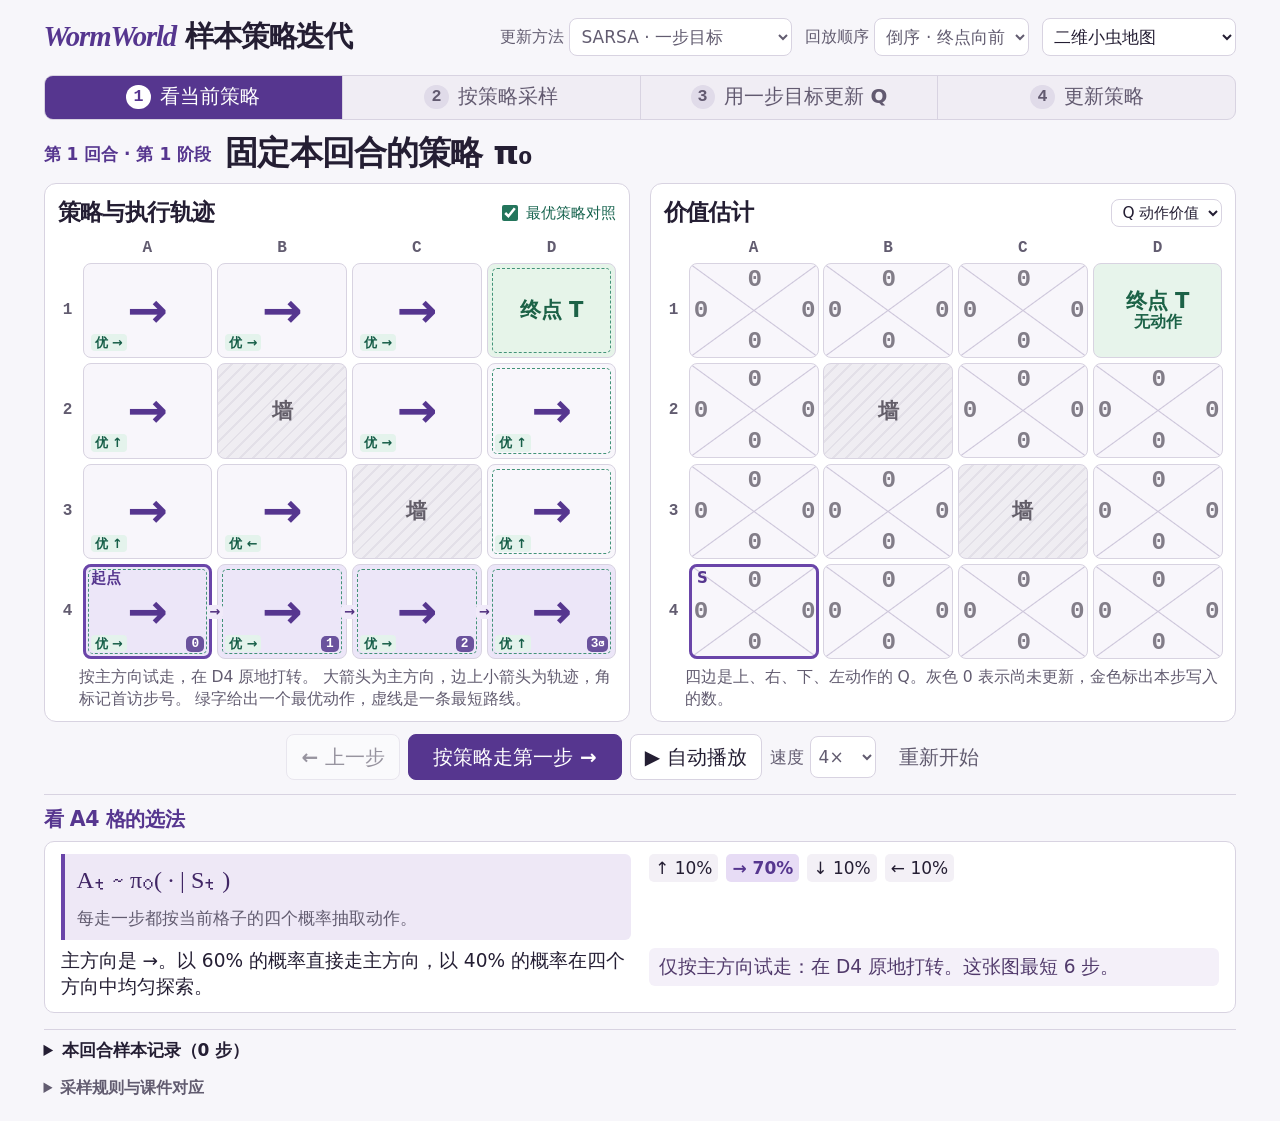
<file: courses/demos/wormworld-sample-policy-iteration.html>
<!doctype html>
<html lang="zh-CN">
<head>
<meta charset="utf-8">
<meta name="viewport" content="width=device-width,initial-scale=1">
<title>WormWorld · 基于样本的策略迭代</title>
<style>
:root {
  color-scheme: light;
  --ink:#241e33; --muted:#625c70; --purple:#56368f; --violet:#6a45a9;
  --paper:#f7f6fa; --line:#d8d3e1; --soft:#eee8f6; --green:#1c6247;
  --mono:"IBM Plex Mono","SFMono-Regular",Consolas,Menlo,monospace;
  font:20px/1.42 Inter,"PingFang SC","Microsoft YaHei",system-ui,sans-serif;
  color:var(--ink); background:var(--paper);
}
*{box-sizing:border-box}
body{margin:0}
[hidden]{display:none!important}
h1,h2,h3,p{margin:0}
button,select{font:inherit;color:inherit}
button,select,summary{cursor:pointer}
button,select{background:#fff;border:1px solid var(--line);border-radius:8px}
button{padding:7px 14px;font-weight:560}
button:hover:not(:disabled),select:hover{border-color:var(--violet);background:var(--soft)}
button:focus-visible,select:focus-visible,summary:focus-visible{outline:3px solid #8862c1;outline-offset:2px}
button:disabled{opacity:.45;cursor:default}
main{max-width:1460px;margin:auto;padding:14px clamp(16px,3.4vw,54px) 22px}
.topline,.settings,.tabs,.headline,.controls,.directions,.sweepnav{display:flex;align-items:center}
.topline{justify-content:space-between;gap:18px;min-height:46px}
h1{font-size:clamp(24px,2.25vw,36px);font-weight:690;letter-spacing:-.04em;line-height:1.15}
h1 em{color:var(--purple);font-family:Georgia,serif;font-weight:600}
.settings{gap:13px;flex-wrap:wrap}
.settings label{display:flex;align-items:center;gap:5px;font-size:16px;color:var(--muted)}
.settings select{padding:5px 7px;font-size:17px;min-height:38px}
.tabs{gap:2px;background:#e9e6ee;border-radius:9px;padding:3px}
.tabs button{padding:4px 12px;border-color:transparent;background:transparent;min-height:34px;font-size:17px;white-space:nowrap}
.tabs button[aria-selected="true"],.tabs .active{background:white;color:var(--purple);box-shadow:0 1px 3px #25153b20}
#stages{display:grid;grid-template-columns:repeat(4,minmax(0,1fr));gap:1px;list-style:none;margin:15px 0 0;padding:0;border-radius:9px;overflow:hidden;background:var(--line);border:1px solid var(--line)}
.stage{display:flex;align-items:center;justify-content:center;gap:9px;font-size:clamp(17px,1.55vw,23px);font-weight:580;color:#625a70;background:#f0edf4;padding:9px 4px;line-height:1.25;min-width:0}
.stage.active,.stage[aria-current="step"]{color:white;background:var(--purple)}
.stage .num{width:1.45em;height:1.45em;display:inline-grid;place-items:center;flex-shrink:0;border-radius:100%;font:600 .84em/1 var(--mono);background:#e0dbe9}
.stage.active .num,.stage[aria-current="step"] .num{background:#fff;color:var(--purple)}
.headline{gap:14px;flex-wrap:wrap;margin:14px 0 9px}
#round{color:var(--purple);font-size:17px;font-weight:650}
#title{font-size:clamp(27px,2.55vw,40px);line-height:1.22;letter-spacing:-.025em}
.scene{display:grid;grid-template-columns:minmax(0,1.55fr) minmax(300px,1fr);align-items:start;gap:clamp(12px,1.8vw,28px)}
.board,.scene aside{min-width:0;background:white;border:1px solid var(--line);border-radius:12px}
.board{padding:9px 14px 10px}
.matrix{display:grid;grid-template-columns:20px repeat(var(--cols),minmax(0,1fr));gap:5px}
.axis{display:grid;align-items:center;justify-items:center;font:600 16px/1.2 var(--mono);color:var(--muted)}
.cell{min-width:0;position:relative;display:grid;place-content:center;justify-items:center;isolation:isolate;height:clamp(74px,11.9vh,125px);padding:0;line-height:1;border:1px solid var(--line);border-radius:8px;background-color:var(--tint,#f8f6fb);overflow:hidden;text-align:center;font-variant-numeric:tabular-nums}
button.cell:hover{background-color:var(--tint,#f8f6fb);border-color:var(--violet)}
.cell[aria-pressed="true"],.cell.selected{outline:3px solid var(--violet);outline-offset:-3px;z-index:1}
.bigArrow{font:620 clamp(48px,4.1vw,72px)/.98 system-ui;color:var(--purple)}
.value{font:620 clamp(38px,3.7vw,60px)/1 var(--mono);letter-spacing:-.07em}
.cell.changed{background-color:#fff3df;box-shadow:inset 0 -4px #bc801d}
.cell.changed .bigArrow{color:#915200}
.oldArrow,.origin{position:absolute;top:5px;font-size:15px;line-height:1.1}
.oldArrow{right:7px;color:#765926}
.origin{left:7px;font-weight:600;color:var(--purple)}
.wall{background:repeating-linear-gradient(135deg,#e3e0e8 0 2px,#efedf2 2px 9px);color:#635e69}
.goal{background-color:#e7f4eb;color:var(--green)}
.tileText,.goal b,.wall span{font-size:clamp(18px,1.65vw,26px);font-weight:650;line-height:1.15}
.goal small{font-size:16px}
.qcell{background-image:linear-gradient(to top right,transparent 49.3%,#cbc4d9 50%,transparent 50.7%),linear-gradient(to bottom right,transparent 49.3%,#cbc4d9 50%,transparent 50.7%)}
.qval{position:absolute;font:590 clamp(20px,1.82vw,29px)/1 var(--mono);letter-spacing:-.07em;color:var(--ink)}
.qval.d0,.qval.d2{left:50%;transform:translateX(-50%)}
.qval.d0{top:5%}.qval.d2{bottom:5%}
.qval.d1,.qval.d3{top:50%;transform:translateY(-50%)}
.qval.d1{right:3%}.qval.d3{left:3%}
#legend{margin:7px 0 0 25px;color:var(--muted);font-size:17px;line-height:1.35}
.scene aside{padding:clamp(14px,1.6vw,24px)}
#focusTitle{font-size:clamp(21px,1.95vw,30px);line-height:1.25;margin-bottom:10px;letter-spacing:-.02em}
#inspector{overflow-wrap:anywhere;font-size:clamp(20px,1.6vw,24px)}
#inspector > * + *{margin-top:10px}
#inspector p + p{margin-top:8px}
.lead{line-height:1.5}
.math,.calculation{font-family:"STIX Two Text",Georgia,"PingFang SC","Microsoft YaHei",serif;line-height:1.45;font-variant-numeric:tabular-nums}
.math{font-size:clamp(22px,2vw,30px)}
.calculation,.result{border-left:4px solid var(--violet);background:#f3eef9;color:#443255;padding:8px 12px;font-size:clamp(22px,1.95vw,29px)}
.directions,.sweepnav{flex-wrap:wrap;gap:6px}
.directions button,.sweepnav button{padding:4px 10px;min-height:39px;font-size:18px}
.directions [aria-pressed="true"]{background:var(--purple);border-color:var(--purple);color:white}
.scores,table.scores,.scores table{width:100%;font-variant-numeric:tabular-nums}
table.scores,.scores table{border-collapse:collapse;font-size:20px}
.scores th,.scores td{border-bottom:1px solid var(--line);padding:3px 5px;text-align:left}
.scores th{font-size:17px;color:var(--muted);font-weight:560}
.scores .best{font-weight:690;color:var(--purple);background:#f2edf7}
.controls{flex-wrap:wrap;justify-content:center;gap:12px;margin-top:12px}
.controls button{min-height:46px}
#step{background:var(--purple);border-color:var(--purple);color:white;padding-inline:24px}
#step:hover:not(:disabled){background:#493078}
#reset{border-color:transparent;background:transparent;color:var(--muted)}
#rules{font-size:16px;color:var(--muted);margin-top:14px;max-width:100ch}
#rules summary{font-weight:600}
#rules p{margin-top:6px}
sub,sup{line-height:0}
@media(min-width:901px) and (max-height:740px){
  main{padding-top:9px}.topline{min-height:40px}
  #stages{margin-top:8px}.stage{padding-block:7px}
  .headline{margin:10px 0 7px}.board{padding:6px 11px 8px}
  .cell{height:clamp(68px,11.25vh,83px)}
  .controls{margin-top:9px}
}
@media(max-width:900px){
  main{padding-inline:14px}.scene{grid-template-columns:minmax(0,1.4fr) minmax(245px,1fr);gap:10px}
  .board{padding:7px}.matrix{gap:3px;grid-template-columns:14px repeat(var(--cols),minmax(0,1fr))}
  .scene aside{padding:13px}.settings{gap:6px}.settings select,.tabs button{font-size:15px}
  .qval{font-size:clamp(15px,2vw,18px)}.settings label{font-size:15px}
}
@media(max-width:700px){
  main{padding:10px}.topline{align-items:flex-start;flex-direction:column;gap:8px}.settings{width:100%;justify-content:space-between}
  #stages{margin-top:12px}.stage{font-size:15px;gap:3px;text-align:center;min-height:42px}.stage .num{width:1.35em;height:1.35em}
  .scene{grid-template-columns:1fr}.headline{gap:8px}.cell{height:clamp(72px,16vw,94px)}
  .qval{font-size:clamp(15px,3.5vw,23px)}
  #legend{margin-left:17px;font-size:16px}.controls{gap:6px}.controls button{padding:6px 11px;font-size:18px}
}
@media(max-width:400px){
  main{padding:8px}.stage{flex-direction:column;font-size:14px;padding:4px 1px}
  .cell{height:68px}.origin,.oldArrow{font-size:11px}.qval{font-size:clamp(12px,3.45vw,14px)}
  .bigArrow{font-size:46px}.value{font-size:clamp(29px,8.4vw,34px)}
  .tileText,.goal b,.wall span{font-size:17px}.settings{gap:3px}.settings select{max-width:158px}
  .tabs button,.settings select{padding-inline:5px}.controls{gap:4px}#step{padding-inline:12px}
}
.formulaBlock{padding:9px 12px;border-left:4px solid var(--violet);background:var(--soft);border-radius:0 6px 6px 0}
.formulaBlock .math{color:#412665;font-size:clamp(22px,1.88vw,30px);line-height:1.48}.formulaBlock .math sub{font-size:.68em}.notation{color:var(--muted);font-size:clamp(16px,1.35vw,20px)}.formulaBlock .notation{margin-top:4px}.term{display:inline-block}
.sample-kicker{color:var(--purple);font-size:16px;font-weight:650}
.board .cell.visited{background:#eee7f8}
.cell.depart{background:#fff0d5;border-color:#b68a41}
.cell.arrive{box-shadow:inset 0 0 0 3px #46946e;background:#e5f5e9}
.cell .worm{font:clamp(27px,3vw,42px)/1 system-ui}
.cell .trailArrow{font:600 clamp(34px,3.9vw,52px)/1 system-ui;color:#9076b4}
.cell.depart .trailArrow{color:#885410}
.cell .tileText.small{font-size:16px}
.cell .qval.written{color:#7c4300;background:#ffe4ab;border-radius:4px;padding:0 2px;font-weight:750}
.cell .qval.unknown{color:#89818e}
.cell.flash{box-shadow:inset 0 -4px #c5903d}
.controls #skip{font-size:17px;color:var(--purple)}
#trace{margin-top:16px;border-top:1px solid var(--line);padding-top:8px;font-size:17px}
#trace summary,#rules summary{font-weight:600}
.traceWrap{max-height:265px;overflow:auto;margin:10px 0}
.traceWrap table{width:min(100%,800px);font-variant-numeric:tabular-nums;border-collapse:collapse}
.traceWrap th,.traceWrap td{text-align:left;padding:5px;border-bottom:1px solid var(--line)}
.traceWrap .now{background:#ede6f8}
.math .keep{display:inline-block}
#inspector .calculation{font-size:clamp(20px,1.8vw,26px);overflow-wrap:anywhere}
#inspector .soft{background:#f4f0f9;color:#513a6b;border-radius:6px;padding:6px 10px}
#inspector .sampleObs{font:600 clamp(24px,2.5vw,35px)/1.35 var(--mono);color:#53378a}
#focusTitle{margin-bottom:9px}
#legend{min-height:1.3em}
#inspectInfo{font-size:17px;color:var(--muted);margin-top:8px}
.pattern{display:flex;align-items:center;gap:8px;flex-wrap:wrap}
.prob{display:inline-flex;align-items:center;gap:4px;background:#f3f0f6;padding:2px 6px;border-radius:5px;font-size:17px}
.prob.main{color:var(--purple);background:#e7dcf5;font-weight:650}
@media(max-width:700px){.sample-kicker{font-size:14px}.controls #skip{font-size:15px}#trace{font-size:15px}}
@media(max-width:400px){.cell .tileText.small{font-size:12px}.sample-kicker{font-size:13px}.cell .qval.written{padding:0}.cell.arrive .worm{font-size:24px}}
.controls{gap:8px}.controls #play[aria-pressed=true]{background:#eee6fc;border-color:var(--violet)}.speedLabel{color:var(--muted);font-size:17px;white-space:nowrap}.speedLabel select{padding:7px 4px;min-height:42px}.routeCheck{color:var(--purple);font-weight:650}.routeCheck small{font-size:inherit;color:var(--muted);font-weight:normal}.formulaBlock .factor{display:inline-block}.compactTD .math{font-size:clamp(20px,1.62vw,26px)}.compactTD .sample{font-size:clamp(18px,1.5vw,22px);margin:6px 0}.compactTD .calculation{margin:5px 0 8px}.compactTD .formulaBlock{padding-block:6px}
@media(max-width:700px){.settings{justify-content:start}.speedLabel{font-size:15px}.settings label{font-size:14px}}
/* Keep the two views on the same row and align their coordinate axes. */
.scene.boards{display:grid;grid-template-columns:repeat(2,minmax(0,1fr));align-items:stretch;gap:clamp(10px,1.5vw,24px)}
.boards .board{display:flex;flex-direction:column;padding:10px 13px 10px}
.boardHeading{display:flex;align-items:center;justify-content:space-between;gap:7px;min-height:39px;margin-bottom:4px}
.boardHeading h3{font-size:clamp(19px,1.78vw,27px);letter-spacing:-.025em;line-height:1.2}
.referenceSwitch{display:inline-flex;align-items:center;gap:5px;color:#17644f;font-size:clamp(13px,1.15vw,17px);white-space:nowrap;cursor:pointer}
.referenceSwitch input{width:16px;height:16px;accent-color:#24755c;cursor:pointer}
#valueMode{font-size:clamp(14px,1.2vw,18px);padding:3px 6px;max-width:55%}
.boards .matrix{margin-top:2px}.boards .cell{height:clamp(69px,10.6vh,112px)}
.boards .bigArrow{font-size:clamp(42px,3.8vw,62px)}
.boards .value{font-size:clamp(34px,3.15vw,55px)}
.boards .qval{font-size:clamp(19px,1.7vw,28px)}
#grid .cell.routePath{background-color:#ece6f8}
#grid .cell.changed{background-color:#fff0d9}
#grid .cell.goal{background-color:#e6f4e9}
#grid .cell.optimalPath::after{content:"";position:absolute;inset:4px;border:1.5px dashed #429378;border-radius:5px;pointer-events:none}
#grid .cell.arrive{box-shadow:inset 0 0 0 3px #317a61}
#grid .cell.arrive .bigArrow{color:#20664d}
#grid .optArrow,#grid .routeMark,#grid .origin,#grid .oldArrow{z-index:1}
#grid .optArrow{position:absolute;bottom:6px;left:7px;padding:1px 4px;border-radius:4px;background:#e4f3ec;color:#165e48;font:650 clamp(11px,1vw,15px)/1.18 system-ui}
#grid .routeMark{position:absolute;bottom:6px;right:7px;min-width:18px;padding:2px 4px;border-radius:5px;background:#6a529d;color:white;font:650 clamp(11px,1vw,15px)/1 var(--mono)}
#valueGrid .qval.written{color:#753e00;background:#ffe2a8;border-radius:4px;font-weight:750}
#valueGrid .qval.unknown{color:#827d88}
#valueGrid .cell.changed{background-color:#fff3df}
#legend,#valueLegend{margin:8px 0 0 21px;font-size:clamp(15px,1.22vw,19px);line-height:1.4;color:var(--muted)}
.formulaTray{margin-top:14px;border-top:1px solid var(--line);padding:12px 0 0}
#focusTitle{color:var(--purple);font-size:clamp(19px,1.6vw,25px);margin:0 0 8px}
.formulaTray #inspector{background:#fff;padding:12px 16px;border:1px solid var(--line);border-radius:10px;font-size:clamp(18px,1.45vw,23px)}
.formulaTray #inspector > * + *{margin-top:7px}
@media(min-width:950px){
 .formulaTray #inspector{display:grid;grid-template-columns:minmax(0,1fr) minmax(0,1fr);gap:8px 18px;align-items:start}
 .formulaTray #inspector > * + *{margin-top:0}
 .formulaTray .compactTD{grid-column:1/-1;display:grid;grid-template-columns:minmax(0,1.15fr) minmax(0,1fr);align-items:center;gap:6px 18px}
 .formulaTray .compactTD .sample{grid-column:1/-1}
 .formulaTray .compactTD .calculation{margin:0}
 .formulaTray .scores{grid-column:2;grid-row:1/4}
}
@media(min-width:741px) and (max-height:760px){.boards .cell{height:clamp(60px,9.35vh,77px)}.boardHeading{min-height:32px}}
@media(max-width:900px){.boards .board{padding:7px}.boards .bigArrow{font-size:40px}.boards .value{font-size:32px}.boards .qval{font-size:clamp(14px,2vw,19px)}}
@media(max-width:700px) and (min-width:601px){.boardHeading{align-items:start;flex-direction:column;min-height:59px}.boards .qval{font-size:13px}.boards .cell{height:74px}}
@media(max-width:600px){
 .scene.boards{grid-template-columns:1fr;gap:9px}
 .boards .board{padding:6px 8px 8px}.boardHeading{min-height:32px;margin-bottom:0}
 .boards .cell{height:clamp(47px,12.5vw,69px)}
 .boards .bigArrow{font-size:clamp(27px,7.4vw,40px)}.boards .value{font-size:clamp(24px,6.8vw,33px)}
 .boards .qval{font-size:clamp(12px,3.25vw,17px)}
 #legend,#valueLegend{margin:5px 0 0 14px;font-size:14px}
 #grid .routeMark{bottom:3px;right:4px;min-width:13px}
 #grid .optArrow{bottom:3px;left:4px;padding:0 2px}
 #grid .cell.optimalPath::after{inset:2px}
 .boards .origin,.boards .oldArrow{font-size:10px;top:3px}
 .formulaTray #inspector{padding:10px}
}


#grid{position:relative}
.bridge{position:absolute;z-index:3;pointer-events:none;display:grid;place-items:center;width:16px;height:14px;background:#f0eaf9;color:#50307e;border-radius:3px;font:700 13px/1 system-ui}
.bridge.across{right:-2.5px;top:50%;transform:translate(50%,-50%)}
.bridge.downward{bottom:-2.5px;left:50%;transform:translate(-50%,50%)}
.boards .qcell{container-type:size}
.boards .qval{font-size:min(19cqw,30cqh,28px)}
.boards .qval.d0,.boards .qval.d2{transform:translate(-50%,-50%);bottom:auto}
.boards .qval.d0{top:16.66%}.boards .qval.d2{top:83.33%}

#transferCue{display:flex;align-items:baseline;gap:4px 7px;flex-wrap:wrap;margin:8px 0 0 20px;color:#453260;font:550 clamp(15px,1.3vw,20px)/1.35 system-ui;font-variant-numeric:tabular-nums}
#transferCue[hidden]{display:none}
#transferCue .cueRead,#transferCue .cueWrite{border-radius:3px;font:650 13px/1.45 system-ui;padding:0 4px}
#transferCue .cueRead{background:#eee8f8;color:#50377a}#transferCue .cueWrite{background:#ffe7b5;color:#674500}
@media(max-width:600px){#transferCue{margin-left:14px;font-size:15px}}
</style>
</head>
<body>
<main>
<header class="topline">
  <h1><em>WormWorld</em> 样本策略迭代</h1>
  <div class="settings"><label>更新方法 <select id="mode"><option value="td">SARSA · 一步目标</option><option value="mc">Monte Carlo · 完整回报</option></select></label>
    <label id="orderLabel">回放顺序 <select id="replayOrder"><option value="reverse">倒序 · 终点向前</option><option value="forward">正序 · 起点向后</option></select></label>
    <select id="map" aria-label="选择地图"><option value="world">二维小虫地图</option><option value="line">课件走廊 A → B → T</option></select>
  </div>
</header>
<nav id="stages" aria-label="一个回合的四步"></nav>
<section id="workspace">
  <div class="headline"><span id="round"></span><h2 id="title" aria-live="polite"></h2></div>
  <div class="scene boards">
    <section class="board" aria-label="左图，策略与执行轨迹">
      <div class="boardHeading"><h3>策略与执行轨迹</h3><label class="referenceSwitch"><input type="checkbox" id="optimal" checked>最优策略对照</label></div>
      <div id="grid" class="matrix" role="group" aria-label="策略地图，选择格子"></div><p id="legend"></p>
    </section>
    <section class="board" aria-label="右图，价值估计">
      <div class="boardHeading"><h3 id="valueTitle">价值估计</h3><select id="valueMode" aria-label="右图的价值函数"><option value="q">Q 动作价值</option><option value="v">V 状态价值</option></select></div>
      <div id="valueGrid" class="matrix" role="group" aria-label="价值地图，选择格子"></div><p id="transferCue" hidden></p><p id="valueLegend"></p>
    </section>
  </div>
  <footer class="controls"><button id="back">← 上一步</button><button id="step"></button><button id="skip" hidden></button><button id="play" aria-pressed="false">▶ 自动播放</button><label class="speedLabel">速度 <select id="speed" aria-label="播放速度"><option value="1">1×</option><option value="2">2×</option><option value="4" selected>4×</option><option value="8">8×</option><option value="16">16×</option></select></label><button id="reset">重新开始</button></footer>
    <aside class="formulaTray" aria-label="选中格子的公式推算"><h3 id="focusTitle"></h3><div id="inspector"></div><p id="inspectInfo"></p></aside>
</section>
<details id="trace"><summary id="traceTitle">本回合样本记录</summary><div id="records"></div></details>
<details id="rules"><summary>采样规则与课件对应</summary>
<p>每回合从 S 出发，到终点 T 才结束。普通移动和撞墙奖励为 0，进入 T 得 +1，γ = 0.9。地图负责返回观察到的下一格和奖励；学习器只用实际采到的记录估计 Q。同一格的四个动作各有一个 Q 估计，改进策略时可以直接比较它们。固定随机种子，方便回退、重播同一堂课。</p>
<p>每回合固定当前策略 π。每次行动有 60% 的概率直接选主方向，40% 的概率从四个方向均匀抽取，所以主方向总概率为 70%，其他各为 10%。Q 初始为 0。二维地图的初始主方向会陷入环路，走廊的初始箭头都向左。</p>
<p><b>SARSA</b> 固定本回合的策略，先从起点采到终点，再回放本回合的样本。默认从最后一步向前更新 Q。每条记录仍读取实际采到的下一状态和下一动作，从当前工作表取其最新 Q，一次写入一个状态动作对。也可切换为正序回放，同一首回合样本可以逐步对照。对应的 Bellman 期望关系为 Q<sup>π</sup>(s,a) = E<sub>π</sub>[Rₜ₊₁ + γ Q<sup>π</sup>(Sₜ₊₁,Aₜ₊₁) | Sₜ=s, Aₜ=a]。每条实测转移给出一个样本目标；N 记录该状态动作对累计更新的次数。终点的后续估值为 0。两种方法都在回合末更新主方向。</p>
<p><b>Monte Carlo</b> 在回合结束后，倒序计算每一步的实际折扣回报。同一状态和动作在本回合只取时间上首次出现的回报。N 是该状态和动作已贡献过样本的回合数。跨回合累积样本均值，再按估计的 Q 更新主方向；并列最大时优先保留原方向。单回合估计会波动，箭头暂时不变时仍可继续采样。</p>
<p>对应第十章第 15 页的策略评估与改进、第 17 页的样本学习、第 18 页的完整回报，以及第 20 页的 ε-greedy 探索和第 21 页的 SARSA 一步目标。主方向试走仅供课堂观察，它关闭随机探索，从起点执行地图上的箭头，遇到重复格即说明会循环。学习器的更新只读取实际采样记录和 Q 表。</p></details>
</main>
<script>
/* SampleWorld.sample is the only learning-loop operation that consults the environment.
   learn() reads just the observed episode. improve() reads just action values. */
const SampleWorld = (() => {
  const maps = {world:['...T','.#..','..#.','S...'], line:['S.T']};
  const directions = [[-1,0],[0,1],[1,0],[0,-1]];
  const epsilon = 0.4, gamma = 0.9;
  const seeds = {world:466368,line:89931};

  

  function create(mapName) {
    const map = maps[mapName], cells = [...map.join('')];
    return {mapName, map, cells, rows:map.length, cols:map[0].length, epsilon, gamma,
      start:cells.indexOf('S'), goal:cells.indexOf('T'), round:0,
      q:cells.map(() => [0,0,0,0]), counts:cells.map(() => [0,0,0,0]),
      policy:cells.map(tile => tile === '#' || tile === 'T' ? -1 : (mapName==='line'?3:1)), changed:[]};
  }

  function probability(state, s, a) {
    return state.policy[s] < 0 ? 0 : state.epsilon / 4 + (state.policy[s] === a ? 1 - state.epsilon : 0);
  }

  // Mulberry32. Per-episode seeds make a replay independent of UI navigation.
  function randomStream(seed) {
    return () => {
      seed = (seed + 0x6d2b79f5) | 0;
      let value = Math.imul(seed ^ seed >>> 15, seed | 1);
      value ^= value + Math.imul(value ^ value >>> 7, value | 61);
      return ((value ^ value >>> 14) >>> 0) / 4294967296;
    };
  }

  function environmentStep(state, s, a) {
    const [dy,dx] = directions[a];
    const y = Math.floor(s/state.cols) + dy, x = s%state.cols + dx;
    const inBounds = 0 <= x && x < state.cols && 0 <= y && y < state.rows;
    const next = inBounds && state.cells[y*state.cols+x] !== '#' ? y*state.cols+x : s;
    return {s,a,r:Number(next === state.goal),next};
  }

  function sample(state) {
    const random = randomStream(seeds[state.mapName] + Math.imul(state.round, 0x9e3779b9));
    const episode = [];
    let s = state.start;
    while (s !== state.goal) {
      const a = random() < state.epsilon ? Math.floor(4*random()) : state.policy[s];
      const observation = environmentStep(state,s,a);
      episode.push(observation);
      s = observation.next;
    }
    return episode;
  }

  function learn(state, episode) {
    const returns = new Array(episode.length);
    let g = 0;
    for (let t = episode.length-1; t >= 0; t--) {
      g = episode[t].r + state.gamma*g;
      returns[t] = g;
    }

    const q = state.q.map(row => row.slice()), counts = state.counts.map(row => row.slice());
    const visited = new Set(), updates = [];
    for (let t = 0; t < episode.length; t++) {
      const {s,a} = episode[t], key = 4*s+a;
      if (visited.has(key)) continue;
      visited.add(key);
      const old = q[s][a], countBefore = counts[s][a], countAfter = countBefore+1;
      const value = old + (returns[t]-old)/countAfter;
      q[s][a] = value;
      counts[s][a] = countAfter;
      updates.push({t,s,a,g:returns[t],old,countBefore,countAfter,value});
    }
    return {state:{...state,q,counts},returns,updates};
  }

  function improve(state) {
    const changed = [];
    const policy = state.policy.map((previous,s) => {
      if (previous < 0) return previous;
      const best = Math.max(...state.q[s]);
      if (state.q[s][previous] === best) return previous;
      changed.push(s);
      return state.q[s].indexOf(best);
    });
    return {...state,policy,changed,round:state.round+1};
  }
  // Classroom diagnostic only. Neither learning rule receives this route.
  function probePolicy(state) {
    const route=[state.start], seen=new Set(route);
    while(route.at(-1)!==state.goal){
      const s=route.at(-1), next=environmentStep(state,s,state.policy[s]).next;
      route.push(next);
      if(seen.has(next))break;
      seen.add(next);
    }
    return route;
  }
  return {maps,create,probability,sample,learn,improve,probePolicy};
})();
// Put a direction marker across each shared edge actually traversed by the route.
function markRouteEdges(grid, path, cols){
  const edges=new Map();
  for(let i=1;i<path.length;i++){
    const from=path[i-1], to=path[i];
    if(from===to)continue;
    const lo=Math.min(from,to), hi=Math.max(from,to), key=lo+','+hi;
    const mask=(edges.get(key)?.mask??0) | (from===lo?1:2);
    edges.set(key,{lo,hi,mask});
  }
  for(const {lo,hi,mask} of edges.values()){
    const across=hi-lo===1;
    const marker=document.createElement('span');
    marker.setAttribute('aria-hidden','true');
    marker.className='bridge '+(across?'across':'downward');
    marker.style.gridColumn=(lo%cols+2)+' / span 1';
    marker.style.gridRow=(Math.floor(lo/cols)+2)+' / span 1';
    marker.textContent=(across?['','→','←','↔']:['','↓','↑','↕'])[mask];
    grid.append(marker);
  }
}

const directions = ['上','右','下','左'];
const arrows = ['↑','→','↓','←'];
// Replay one complete terminal episode sampled under a fixed behavior policy.
// Each backup reads the Q table just before this observation is applied.
function learnTD(state, episode, order='reverse') {
  const q = state.q.map(row => row.slice());
  const counts = state.counts.map(row => row.slice());
  const updates = [];
  for (let k = 0; k < episode.length; k++) {
    const t = order === 'reverse' ? episode.length - 1 - k : k;
    const {s, a, r, next} = episode[t];
    const terminal = t === episode.length - 1;
    const nextAction = terminal ? null : episode[t + 1].a;
    const old = q[s][a];
    const nextQ = terminal ? 0 : q[next][nextAction];
    const target = r + state.gamma * nextQ;
    const countBefore = counts[s][a];
    const countAfter = countBefore + 1;
    const value = old + (target - old) / countAfter;
    q[s][a] = value;
    counts[s][a] = countAfter;
    updates.push({t, s, a, next, nextAction, r, nextQ, target, old,
      countBefore, countAfter, value, terminal});
  }
  return {state:{...state, q, counts}, updates};
}

let mode='td', replayOrder='reverse', timer=null;
function backward(){return mode==='mc' || replayOrder==='reverse'}
const sessions = new Map();
const el = id => document.getElementById(id);
let mapName = 'world';

function newLesson(){
  return {rounds:[{start:SampleWorld.create(mapName)}],round:0,cursor:0,pin:null};
}
function lessonKey(){return [mapName,mode,backward()?'reverse':'forward'].join('/')}
function lesson(){
  const key=lessonKey();
  if(!sessions.has(key)) sessions.set(key,newLesson());
  return sessions.get(key);
}
function current(){const v=lesson(); return v.rounds[v.round]}
function stageOf(c,n){if(c===0)return 0;if(c<=n)return 1;if(c<=2*n)return 2;return 3}
function fmt(n){return String(Number(n.toFixed(5)))}
function short(n){return String(Number(n.toFixed(2)))}
function sub(i){return String(i).replace(/\d/g,c=>'₀₁₂₃₄₅₆₇₈₉'[Number(c)])}
function pi(s){return 'π'+sub(s.round)}
function nameOf(s,id){
  if(s.mapName==='line')return ['A','B','T'][id];
  return String.fromCharCode(65+id%s.cols)+(1+Math.floor(id/s.cols));
}
function pct(x){return Math.round(100*x)+'%'}
function numRelation(...terms){return terms.some(x=>Math.abs(Number(fmt(x))-x)>1e-9)?' ≈ ':' = '}
function prepare(round){
  if(round.ep)return;
  round.ep=SampleWorld.sample(round.start);
  round.learned=mode==='td'?learnTD(round.start,round.ep,replayOrder):SampleWorld.learn(round.start,round.ep);
  round.end=SampleWorld.improve(round.learned.state);
  round.byTime=new Map(round.learned.updates.map(u=>[u.t,u]));
}
function advance(){
  const view=lesson(), round=current();
  prepare(round);
  if(view.cursor<2*round.ep.length+1) view.cursor++;
  else{
    view.round++;
    if(!view.rounds[view.round]) view.rounds.push({start:round.end});
    view.cursor=0;
  }
  view.pin=null;
}
function back(){
  const v=lesson();
  if(v.cursor>0)v.cursor--;
  else if(v.round>0){v.round--;v.cursor=2*current().ep.length+1}
  v.pin=null;
}
// Reveal only processed edits; repeated TD writes must be applied in replay order.
function visibleTables(round,stage,t){
  if(stage===3)return round.learned.state;
  if(stage!==2)return round.start;
  const q=round.start.q.map(row=>row.slice()), counts=round.start.counts.map(row=>row.slice());
  for(const u of round.learned.updates){
    if(backward()?u.t<t:u.t>t)continue;
    q[u.s][u.a]=u.value; counts[u.s][u.a]=u.countAfter;
  }
  return {q,counts};
}
function getView(){
  const round=current(), v=lesson(), state=round.start;
  const n=round.ep?.length??0, stage=stageOf(v.cursor,n);
  const t=stage===1?v.cursor-1:stage===2?(backward()?2*n-v.cursor:v.cursor-n-1):-1;
  const obs=t>=0?round.ep[t]:null;
  const policy=stage===3?round.end:state;
  const focus=obs?.s??(stage===3?round.end.changed[0]:undefined)??state.start;
  return {round,state,n,stage,t,obs,policy,focus,cell:v.pin??focus,tables:visibleTables(round,stage,t)};
}
// Display-only shortest paths for the deterministic zero-step-reward classroom map.
// No sampling or learning function reads this reference.
const referenceByMap=new Map();
function optimalReference(s){
  if(referenceByMap.has(s.mapName))return referenceByMap.get(s.mapName);
  const offsets=[[-1,0],[0,1],[1,0],[0,-1]];
  function neighbor(id,a){
    const y=Math.floor(id/s.cols)+offsets[a][0], x=id%s.cols+offsets[a][1];
    if(y<0||y>=s.rows||x<0||x>=s.cols)return -1;
    const next=y*s.cols+x;
    return s.cells[next]==='#'?-1:next;
  }
  const distance=s.cells.map(()=>Infinity), queue=[s.goal];
  distance[s.goal]=0;
  for(let i=0;i<queue.length;i++){
    const id=queue[i];
    for(let a=0;a<4;a++){
      const near=neighbor(id,a);
      if(near<0||distance[near]!==Infinity)continue;
      distance[near]=distance[id]+1;
      queue.push(near);
    }
  }
  // When several routes tie, prefer right, then up, then left, then down.
  const best=s.cells.map((tile,id)=>{
    if(!Number.isFinite(distance[id])||tile==='T')return -1;
    return [1,0,3,2].find(a=>distance[neighbor(id,a)]===distance[id]-1);
  });
  const path=new Set();
  for(let id=s.start;id>=0 && !path.has(id);id=neighbor(id,best[id])){
    path.add(id);
    if(id===s.goal||best[id]===undefined||best[id]===-1)break;
  }
  const ref={best,path};referenceByMap.set(s.mapName,ref);return ref;
}

function projectedValue(policy,id,row){
  return row.reduce((sum,q,action)=>sum+SampleWorld.probability(policy,id,action)*q,0);
}

function mapRoute(v){
  const {round,state,stage,t,policy}=v;
  if(stage===0 || stage===3)return SampleWorld.probePolicy(policy);
  const observed=stage===1?round.ep.slice(0,t+1):round.ep;
  return [state.start,...observed.map(o=>o.next)];
}

function matrix(v){
  showSampleTransfer(v);
  const {round,state:s,stage,obs,policy,cell,tables}=v;
  const left=el('grid'), right=el('valueGrid');
  const route=mapRoute(v), visits=new Map();
  route.forEach((id,step)=>{
    if(!visits.has(id))visits.set(id,[]);
    visits.get(id).push(step);
  });
  const reference=el('optimal').checked?optimalReference(s):null;
  const stateValues=el('valueMode').value==='v';
  const update=stage===2?round.byTime.get(v.t):null;
  let leftHTML='<span aria-hidden="true"></span>';
  for(let col=0;col<s.cols;col++){
    const axis=s.mapName==='line'?['A','B','T'][col]:String.fromCharCode(65+col);
    leftHTML+='<span class="axis">'+axis+'</span>';
  }
  let rightHTML=leftHTML;
  for(const [id,tile] of s.cells.entries()){
    const name=nameOf(s,id);
    if(id%s.cols===0){
      const axis='<span class="axis">'+(s.mapName==='line'?'':Math.floor(id/s.cols)+1)+'</span>';
      leftHTML+=axis;rightHTML+=axis;
    }
    if(tile==='#'){
      const wall='<div class="cell wall" aria-label="'+name+' 墙"><span class="tileText">墙</span></div>';
      leftHTML+=wall;rightHTML+=wall;continue;
    }
    const steps=visits.get(id);
    const pathClass=(steps?' routePath':'')+(reference?.path.has(id)?' optimalPath':'');
    const stepTag=steps?'<span class="routeMark">'+steps[0]+(steps.length>1?'↺':'')+'</span>':'';
    const arrival=(stage===1||stage===2)&&id===obs.next?' arrive':'';
    if(tile==='T'){
      leftHTML+='<div class="cell goal'+pathClass+arrival+'"><span class="tileText">终点 T</span>'+stepTag+'</div>';
      rightHTML+='<div class="cell goal"><span class="tileText">终点 T</span><span class="tileText small">'+(stateValues?'V̂ = 0':'无动作')+'</span></div>';
      continue;
    }
    const button='type="button" data-cell="'+id+'" aria-pressed="'+(id===cell)+'"';
    const source=id===s.start?'<span class="origin">起点</span>':'';
    const a=policy.policy[id], changed=stage===3&&policy.changed.includes(id);
    const optimalArrow=reference?'<span class="optArrow">优 '+arrows[reference.best[id]]+'</span>':'';
    const oldArrow=changed?'<span class="oldArrow">原 '+arrows[s.policy[id]]+'</span>':'';
    leftHTML+='<button '+button+' class="cell'+pathClass+arrival+(changed?' changed':'')+'" aria-label="'+name+'，主方向'+directions[a]+(steps?'，首次在第 '+steps[0]+' 步到达':'')+'">'+
      '<span class="bigArrow">'+arrows[a]+'</span>'+source+oldArrow+stepTag+optimalArrow+'</button>';

    const counts=tables.counts[id], row=tables.q[id];
    const written=Boolean(update&&update.s===id);
    if(stateValues){
      const value=projectedValue(policy,id,row);
      const changedValue=written?Math.abs(update.value-update.old)>1e-12:changed&&Math.abs(value-projectedValue(s,id,row))>1e-12;
      rightHTML+='<button '+button+' class="cell'+(changedValue?' changed':'')+'" aria-label="'+name+'，由策略和 Q 估计的状态价值 '+fmt(value)+'">'+
        '<span class="value">'+short(value)+'</span>'+source+'</button>';
    }else{
      const values=row.map((q,i)=>'<span class="qval d'+i+(counts[i]?'':' unknown')+(written&&update.a===i?' written':'')+'">'+short(q)+'</span>').join('');
      const alt=row.map((q,i)=>directions[i]+' '+fmt(q)+(counts[i]?'':'，尚未更新')).join('；');
      rightHTML+='<button '+button+' class="cell qcell'+(written?' flash':'')+'" aria-label="'+name+'，'+alt+'">'+values+(id===s.start?'<span class="origin">S</span>':'')+'</button>';
    }
  }
  for(const grid of [left,right])grid.style.setProperty('--cols',s.cols);
  left.innerHTML=leftHTML;right.innerHTML=rightHTML;
  markRouteEdges(left, route, s.cols);
  let status='';
  if(stage===0)status='按主方向试走，'+routeSummary(s)+'。';
  else if(stage===3)status='更新 '+policy.changed.length+' 格。按新主方向试走，'+routeSummary(policy)+'。';
  else{
    const action=nameOf(s,obs.s)+' '+arrows[obs.a]+' '+nameOf(s,obs.next);
    status=(stage===1?'实际采样第 ':'回看样本第 ')+(v.t+1)+' 步：'+action+'。';
    if(stage===1&&v.t===v.n-1)status+='本回合 '+v.n+' 步，最短 '+minSteps(s)+' 步。';
  }
  el('legend').textContent=status+' 大箭头为主方向，边上小箭头为轨迹，角标记首访步号。'+(reference?' 绿字给出一个最优动作，虚线是一条最短路线。':'');
  el('valueLegend').textContent=stateValues?
    'V̂(s) = Σₐ π(a|s) Q̂(s,a)。按本图四个动作概率加权；Q 或策略变化时，V̂ 都可能改变。':
    '四边是上、右、下、左动作的 Q。灰色 0 表示尚未更新，金色标出本步写入的数。';
}
function probStrip(s,id){
  return '<div class="pattern">'+arrows.map((arrow,a)=>'<span class="prob'+(a===s.policy[id]?' main':'')+'">'+arrow+' '+pct(SampleWorld.probability(s,id,a))+'</span>').join('')+'</div>';
}
function block(math,caption){
  return '<div class="formulaBlock"><p class="math">'+math+'</p>'+(caption?'<p class="notation">'+caption+'</p>':'')+'</div>';
}
function sampleCard(v){
  const {obs:o,state:s,t}=v, old=nameOf(s,o.s), next=nameOf(s,o.next);
  const label=o.a===s.policy[o.s]?'本次抽到主方向':'本次抽到其他方向';
  const result=o.next===s.goal?'回合结束，用了 '+(t+1)+' 步（地图最短 '+minSteps(s)+' 步）。':o.s===o.next?'这一步留在原格。':'小虫现在位于 '+next+'。';
  return '<p class="sampleObs">'+old+' '+arrows[o.a]+' '+next+'</p><p>'+label+' '+arrows[o.a]+'，抽中概率 '+pct(SampleWorld.probability(s,o.s,o.a))+'。</p>'+
    block('(Sₜ, Aₜ, Rₜ₊₁, Sₜ₊₁)','t = '+t+'，本条观测如下。')+
    '<p class="calculation">('+old+', '+arrows[o.a]+', '+(o.r?'+1':'0')+', '+next+')</p><p>'+result+'</p>';
}
function minSteps(s){return s.mapName==='world'?6:2}
function routeSummary(s){
  const route=SampleWorld.probePolicy(s), last=route.at(-1);
  if(last===s.goal)return (route.length-1)+' 步到达终点';
  const cycle=route.slice(route.indexOf(last));
  if(cycle.length===2)return '在 '+nameOf(s,last)+' 原地打转';
  return '在 '+cycle.map(id=>nameOf(s,id)).join(' → ')+' 循环';
}
function tdCard(v){
  const {state:s,round,t}=v, u=round.byTime.get(t);
  const cur=nameOf(s,u.s)+', '+arrows[u.a];
  const next=nameOf(s,u.next)+(u.terminal?'':', '+arrows[u.nextAction]);
  const context='t = '+t+'，(Sₜ,Aₜ) = ('+cur+')；Rₜ₊₁ = '+u.r+'。';
  const successor=u.terminal?'Sₜ₊₁ 为终点 T，后续项取 0。':'(Sₜ₊₁,Aₜ₊₁) = ('+next+')，读取此刻的 Q('+next+') = '+fmt(u.nextQ)+'。';
  const targetText=u.terminal?'Y'+sub(t)+' = '+fmt(u.r):
    'Y'+sub(t)+' = '+u.r+' + 0.9 × '+fmt(u.nextQ)+numRelation(u.target,u.nextQ)+fmt(u.target);
  const target=block('Yₜ = Rₜ₊₁ + γ Q(Sₜ₊₁, Aₜ₊₁)',successor);
  const update=block('Q(Sₜ,Aₜ) ← Q(Sₜ,Aₜ) + <span class="factor">αₜ [Yₜ − Q(Sₜ,Aₜ)]</span>',
    '本次是第 '+u.countAfter+' 次更新 ('+cur+')，αₜ = 1/'+u.countAfter+'。');
  return '<div class="compactTD"><p class="sample">'+context+'</p>'+target+'<p class="calculation">'+targetText+'</p>'+
    update+'<p class="calculation">Q('+cur+') ← '+fmt(u.old)+' + ('+fmt(u.target)+' − '+fmt(u.old)+') / '+u.countAfter+numRelation(u.value,u.old,u.target)+fmt(u.value)+'</p></div>';
}
function learnCard(v){
  if(mode==='td')return tdCard(v);
  const {round,state:s,t,obs:o,n}=v, u=round.byTime.get(t), g=round.learned.returns[t];
  const later=t===n-1?0:round.learned.returns[t+1];
  const origin=nameOf(s,o.s), destination=nameOf(s,o.next);
  const observed='t = '+t+'，(Sₜ,Aₜ,Rₜ₊₁,Sₜ₊₁) = ('+origin+', '+arrows[o.a]+', '+o.r+', '+destination+')。';
  const gFormula='<p class="notation">'+observed+'</p>'+block('Gₜ = Rₜ₊₁ + γ Gₜ₊₁', t===n-1?'已到终点，后续回报 G'+sub(n)+' = 0。':'从后往前，接上刚算出的 G'+sub(t+1)+'。');
  const record='<p class="calculation">G'+sub(t)+' = '+o.r+' + 0.9 × '+fmt(later)+numRelation(g,later)+fmt(g)+'</p>';
  if(!u){
    const first=round.learned.updates.find(x=>x.s===o.s&&x.a===o.a);
    return gFormula+record+'<p>同一动作在第 '+(first.t+1)+' 步已出现。回报继续传回前一步，Q 和计数留给首次出现的位置更新。</p>';
  }
  const args='('+nameOf(s,o.s)+', '+arrows[o.a]+')';
  const formula=block('Q(Sₜ,Aₜ) ← Q(Sₜ,Aₜ) + <span class="factor">[Gₜ − Q(Sₜ,Aₜ)] / N(Sₜ,Aₜ)</span>','第 '+(t+1)+' 步是本回合首次访问 '+args+'。计数 N 从 '+u.countBefore+' 增至 '+u.countAfter+'。');
  return gFormula+record+formula+'<p class="calculation">Q'+args+' = '+fmt(u.old)+' + ('+fmt(g)+' − '+fmt(u.old)+') / '+u.countAfter+numRelation(u.value,u.old,g)+fmt(u.value)+'</p>';
}
function improveCard(v){
  const {state:s,round,cell}=v, old=s.policy[cell], a=round.end.policy[cell], q=round.learned.state.q[cell];
  const table='<table class="scores"><thead><tr><th>方向</th><th>样本 Q</th><th>旧 π → 新 π</th></tr></thead><tbody>'+
    q.map((value,i)=>'<tr class="'+(i===a?'best':'')+'"><td>'+arrows[i]+' '+directions[i]+'</td><td>'+fmt(value)+'</td><td>'+pct(SampleWorld.probability(s,cell,i))+' → '+pct(SampleWorld.probability(round.end,cell,i))+'</td></tr>').join('')+'</tbody></table>';
  return block('a* ∈ arg max<sub>a</sub> Q(s, a)','主方向概率 1 − ε + ε/4，其他各为 ε/4。')+
    '<p>'+(old===a?'保留主方向 '+arrows[a]+'。':'主方向从 '+arrows[old]+' 改为 '+arrows[a]+'。')+'下一回合按新概率采样。</p>'+table;
}
function panel(v){
  const {state:s,stage,cell,obs,t,tables}=v;
  let title='', body='', extra='';
  if(stage===0){
    title='看 '+nameOf(s,cell)+' 格的选法';
    body=block('Aₜ ∼ '+pi(s)+'( · | Sₜ )','每走一步都按当前格子的四个概率抽取动作。')+
      probStrip(s,cell)+'<p>主方向是 '+arrows[s.policy[cell]]+'。以 60% 的概率直接走主方向，以 40% 的概率在四个方向中均匀探索。</p>'+
      '<p class="soft">'+('仅按主方向试走：'+routeSummary(s)+'。这张图最短 '+minSteps(s)+' 步。')+'</p>';
  }else if(stage===1){title='观察第 '+(t+1)+' 步';body=sampleCard(v)}
  else if(stage===2){title='第 '+(t+1)+' 步 · '+nameOf(s,obs.s)+' 向'+directions[obs.a];body=learnCard(v)}
  else{title='看 '+nameOf(s,cell)+' 格的新策略';body=improveCard(v)}
  if(lesson().pin!==null){
    if(el('valueMode').value==='v'){
      const weights=tables.q[cell].map((q,i)=>fmt(SampleWorld.probability(v.policy,cell,i))+' × '+fmt(q));
      extra='查看 '+nameOf(s,cell)+' 格　V̂ ≈ '+weights.join(' + ')+' ≈ '+fmt(projectedValue(v.policy,cell,tables.q[cell]))+'。';
    }else{
      extra='查看 '+nameOf(s,cell)+' 格的 Q　'+arrows.map((a,i)=>a+' '+fmt(tables.q[cell][i])+'（N='+tables.counts[cell][i]+'）').join('　');
    }
  }
  el('focusTitle').textContent=title;
  el('inspector').innerHTML=body;
  el('inspectInfo').textContent=extra;
  el('inspectInfo').hidden=!extra;
}

function showReadWrite(source, target){
  const note=el('transferCue');
  note.hidden=!source;
  if(!source)return;
  note.innerHTML='<span class="cueRead">读</span><span>'+source+'</span><span aria-hidden="true">→</span><span class="cueWrite">写</span><span>'+target+'</span>';
}

function showSampleTransfer(v){
  if(v.stage!==2){showReadWrite();return}
  const u=v.round.byTime.get(v.t);
  if(!u){
    const note=el('transferCue');note.hidden=false;
    note.textContent='本次只回传 G；这个状态动作对的 Q 留到首次访问处更新。';
    return;
  }
  let source;
  if(mode==='td'){
    source=u.terminal?'终点 T 的后续值 0':
      'Q('+nameOf(v.state,u.next)+', '+arrows[u.nextAction]+') = '+fmt(u.nextQ);
  }else source='回报 G'+sub(v.t)+' = '+fmt(u.g);
  const dest='Q('+nameOf(v.state,u.s)+', '+arrows[u.a]+') = '+fmt(u.value);
  showReadWrite(source,dest);
}
function records(v){
  const {round,state:s,stage,t,n}=v;
  const seen=stage===0?0:stage===1?t+1:n;
  el('traceTitle').textContent='本回合样本记录（'+seen+' 步）';
  if(!el('trace').open)return;
  if(seen===0){el('records').innerHTML='<p>小虫走出第一步后，这里会记下观察结果。</p>';return}
  const rows=round.ep.slice(0,seen).map((o,i)=>{
    const known=stage===3 || (stage===2 && (backward()?i>=t:i<=t));
    const target=mode==='td'?round.byTime.get(i).target:round.learned.returns[i];
    return '<tr class="'+(i===t?'now':'')+'"><td>'+(i+1)+'</td><td>'+nameOf(s,o.s)+'</td><td>'+arrows[o.a]+'</td><td>'+o.r+'</td><td>'+nameOf(s,o.next)+'</td><td>'+(known?fmt(target):'—')+'</td></tr>';
  }).join('');
  el('records').innerHTML='<div class="traceWrap"><table><thead><tr><th>步</th><th>出发</th><th>动作</th><th>奖励</th><th>到达</th><th>'+(mode==='td'?'目标 Y':'回报 G')+'</th></tr></thead><tbody>'+rows+'</tbody></table></div>';
}
function draw(){
  const v=getView(), {state:s,stage,t,n}=v;
  const stages=['看当前策略','按策略采样',mode==='td'?'用一步目标更新 Q':'用完整回报更新 Q','更新策略'];
  el('stages').innerHTML=stages.map((name,i)=>'<span class="stage'+(stage===i?' active':'')+'"'+(stage===i?' aria-current="step"':'')+'><span class="num">'+(i+1)+'</span>'+name+'</span>').join('');
  const titles=['固定本回合的策略 '+pi(s),'小虫走出第 '+(t+1)+' 步',(backward()?'从终点倒推':'从起点顺推')+' · 处理第 '+(t+1)+' 步','根据样本 Q 改进策略'];
  el('round').textContent='第 '+(s.round+1)+' 回合 · 第 '+(stage+1)+' 阶段';
  el('title').textContent=titles[stage];
  matrix(v);panel(v);records(v);
  el('back').disabled=s.round===0&&lesson().cursor===0;
  el('orderLabel').hidden=mode!=='td';
  const lastBackup=backward()?t===0:t===n-1;
  const labels=['按策略走第一步 →',t===n-1?(backward()?'从最后一步倒推 →':'更新第一条样本 →'):'采下一步 →',lastBackup?'用 Q 更新策略 →':(backward()?'往前更新一步 →':'更新下一条样本 →'),'开始下一回合 →'];
  el('step').textContent=labels[stage];
  el('skip').hidden=!(stage===1&&t<n-1 || stage===2&&!lastBackup);
  el('skip').textContent=stage===1?'采样到终点':'完成本轮 Q 更新';
}
function playbackButton(){
  el('play').textContent=timer?'Ⅱ 暂停':'▶ 自动播放';
  el('play').setAttribute('aria-pressed',String(Boolean(timer)));
}
function stopPlayback(){clearInterval(timer);timer=null;playbackButton()}
function startPlayback(){
  clearInterval(timer);
  timer=setInterval(()=>{advance();draw()},1200/Number(el('speed').value));
  playbackButton();
}
el('play').onclick=()=>{if(timer)stopPlayback();else startPlayback()};
el('speed').onchange=()=>{if(timer)startPlayback()};
document.addEventListener('visibilitychange',()=>{if(document.hidden)stopPlayback()});
el('map').onchange=e=>{stopPlayback();mapName=e.target.value;draw()};
el('replayOrder').onchange=e=>{stopPlayback();replayOrder=e.target.value;draw()};
el('mode').onchange=e=>{stopPlayback();mode=e.target.value;draw()};
el('step').onclick=()=>{stopPlayback();advance();draw()};
el('back').onclick=()=>{stopPlayback();back();draw()};
el('skip').onclick=()=>{stopPlayback();const v=getView();lesson().cursor=v.stage===1?v.n:2*v.n;lesson().pin=null;draw()};
el('reset').onclick=()=>{stopPlayback();sessions.set(lessonKey(),newLesson());draw()};
el('trace').ontoggle=()=>records(getView());
function selectCell(event){
  const btn=event.target.closest('[data-cell]');
  if(!btn)return;
  stopPlayback();
  const selected=Number(btn.dataset.cell);
  lesson().pin=selected;
  for(const grid of [el('grid'),el('valueGrid')]){
    for(const tile of grid.querySelectorAll('[data-cell]'))tile.setAttribute('aria-pressed',String(Number(tile.dataset.cell)===selected));
  }
  panel(getView());
}
el('grid').onclick=selectCell;
el('valueGrid').onclick=selectCell;
el('optimal').onchange=()=>{stopPlayback();draw()};
el('valueMode').onchange=()=>{stopPlayback();draw()};
draw();

</script></body></html>
</file>
<file: stylesheets/styles.css>
html {
  scroll-behavior: smooth;
}

body {
  background: #fff;
  color: #222;
  font-family: Georgia, "Times New Roman", serif;
  font-size: 15px;
  line-height: 1.35;
  margin: 0;
  padding: 0 0 18px;
}

a {
  color: #224b8d;
  text-decoration: none;
}

a:hover {
  border-bottom: 1px dotted #777;
}

em {
  font-style: italic;
}

strong,
b {
  font-weight: bold;
}

table#tlayout {
  background: #fff;
  border: none;
  border-collapse: separate;
  border-spacing: 0;
  margin: 28px auto 0;
  max-width: 1080px;
  width: calc(100% - 48px);
}

#layout-menu {
  background: #f6f6f6;
  border: 1px solid #ddd;
  font-size: 15px;
  padding: 9px 10px 14px;
  position: sticky;
  text-align: left;
  top: 20px;
  vertical-align: top;
  white-space: nowrap;
  width: 190px;
}

.menu-category {
  border-bottom: 1px solid #777;
  color: #222;
  font-weight: bold;
  margin-top: 0.7em;
  padding: 0.2em 0 0.1em;
}

.menu-category:first-child {
  margin-top: 0;
}

.menu-item {
  padding-left: 16px;
  text-indent: -16px;
}

#layout-menu a {
  color: #527bbd;
  line-height: 1.6;
  margin-left: 0.5em;
}

#layout-menu a.current {
  border-bottom: 1px solid #777;
  color: #022b6d;
}

#layout-content {
  background: #fff;
  border: none;
  padding: 0 14px 0 26px;
  text-align: left;
  vertical-align: top;
}

#toptitle {
  border-bottom: 3px double #777;
  margin-bottom: 1.5em;
  padding-bottom: 0.2em;
}

h1,
h2,
h3 {
  color: #527bbd;
  line-height: 1.05;
}

h1 {
  border-bottom: none;
  font-size: 165%;
  margin: 0.5em 0 0;
  padding: 0 0 0.1em;
}

h2 {
  border-bottom: 1px solid #aaa;
  font-size: 125%;
  margin: 0.85em 0 0.35em;
  padding: 0.55em 0 0.2em;
}

h3 {
  border-bottom: none;
  font-size: 110%;
  margin: 0.8em 0 0.35em;
  padding: 0.35em 0 0;
}

p {
  margin: 0 0 0.8em;
  padding: 0;
}

ul,
ol {
  margin: 0.2em 0 0.9em 1.5em;
  padding: 0;
}

ul {
  list-style-position: outside;
  list-style-type: square;
}

li {
  margin: 0 0 0.25em;
}

li p {
  margin-bottom: 0.35em;
}

small {
  font-size: 85%;
}

img {
  border: none;
  max-width: 100%;
}

table.imgtable,
table.imgtable td {
  border: none;
  text-align: left;
}

table.imgtable {
  border-collapse: collapse;
  margin: 0 0 1.1em;
  width: auto;
}

table.imgtable td {
  padding: 0 18px 0 0;
  vertical-align: top;
}

.profile-photo {
  background: #fff;
  border: 1px solid #ddd;
  height: 220px;
  object-fit: cover;
  padding: 3px;
  width: 220px;
}

.profile-info {
  min-width: 340px;
}

.profile-title {
  font-size: 1.25em;
}

#news-list li {
  display: none;
}

#news-list li:nth-child(-n+5) {
  display: list-item;
}

#toggle-news {
  display: inline-block;
  margin: -0.2em 0 0.8em;
}

.service-columns {
  display: grid;
  gap: 0 36px;
  grid-template-columns: repeat(2, minmax(240px, 1fr));
  margin: 0.25em 0 0.9em;
}

.service-section h3 {
  color: #222;
  font-size: 105%;
  margin: 0.15em 0 0.25em;
  padding-top: 0;
}

.service-section ul {
  margin-bottom: 0.45em;
}

#footer {
  border-top: 1px solid #c0c0c0;
  color: #999;
  font-size: small;
  margin-top: 4em;
  padding-top: 0.2em;
}

#footer-text {
  padding-bottom: 8px;
}

@media print {
  #layout-menu {
    display: none;
  }
}

@media screen and (max-width: 820px) {
  body {
    font-size: 15px;
  }

  table#tlayout,
  table#tlayout tbody,
  table#tlayout tr,
  #layout-menu,
  #layout-content {
    display: block;
    width: auto;
  }

  table#tlayout {
    margin-top: 14px;
    width: calc(100% - 28px);
  }

  #layout-menu {
    margin-bottom: 18px;
    position: static;
    white-space: normal;
  }

  .menu-item {
    display: inline-block;
    margin-right: 14px;
  }

  #layout-content {
    padding: 0;
  }

  table.imgtable,
  table.imgtable tbody,
  table.imgtable tr,
  table.imgtable td {
    display: block;
    width: auto;
  }

  table.imgtable td {
    padding: 0;
  }

  .profile-photo {
    height: auto;
    margin-bottom: 12px;
    max-width: 220px;
    width: 70vw;
  }

  .profile-info {
    min-width: 0;
  }

  .service-columns {
    grid-template-columns: 1fr;
  }
}
</file>
<file: stylesheets/pygment_trac.css>
.highlight  { background: #ffffff; }
.highlight .c { color: #999988; font-style: italic } /* Comment */
.highlight .err { color: #a61717; background-color: #e3d2d2 } /* Error */
.highlight .k { font-weight: bold } /* Keyword */
.highlight .o { font-weight: bold } /* Operator */
.highlight .cm { color: #999988; font-style: italic } /* Comment.Multiline */
.highlight .cp { color: #999999; font-weight: bold } /* Comment.Preproc */
.highlight .c1 { color: #999988; font-style: italic } /* Comment.Single */
.highlight .cs { color: #999999; font-weight: bold; font-style: italic } /* Comment.Special */
.highlight .gd { color: #000000; background-color: #ffdddd } /* Generic.Deleted */
.highlight .gd .x { color: #000000; background-color: #ffaaaa } /* Generic.Deleted.Specific */
.highlight .ge { font-style: italic } /* Generic.Emph */
.highlight .gr { color: #aa0000 } /* Generic.Error */
.highlight .gh { color: #999999 } /* Generic.Heading */
.highlight .gi { color: #000000; background-color: #ddffdd } /* Generic.Inserted */
.highlight .gi .x { color: #000000; background-color: #aaffaa } /* Generic.Inserted.Specific */
.highlight .go { color: #888888 } /* Generic.Output */
.highlight .gp { color: #555555 } /* Generic.Prompt */
.highlight .gs { font-weight: bold } /* Generic.Strong */
.highlight .gu { color: #800080; font-weight: bold; } /* Generic.Subheading */
.highlight .gt { color: #aa0000 } /* Generic.Traceback */
.highlight .kc { font-weight: bold } /* Keyword.Constant */
.highlight .kd { font-weight: bold } /* Keyword.Declaration */
.highlight .kn { font-weight: bold } /* Keyword.Namespace */
.highlight .kp { font-weight: bold } /* Keyword.Pseudo */
.highlight .kr { font-weight: bold } /* Keyword.Reserved */
.highlight .kt { color: #445588; font-weight: bold } /* Keyword.Type */
.highlight .m { color: #009999 } /* Literal.Number */
.highlight .s { color: #d14 } /* Literal.String */
.highlight .na { color: #008080 } /* Name.Attribute */
.highlight .nb { color: #0086B3 } /* Name.Builtin */
.highlight .nc { color: #445588; font-weight: bold } /* Name.Class */
.highlight .no { color: #008080 } /* Name.Constant */
.highlight .ni { color: #800080 } /* Name.Entity */
.highlight .ne { color: #990000; font-weight: bold } /* Name.Exception */
.highlight .nf { color: #990000; font-weight: bold } /* Name.Function */
.highlight .nn { color: #555555 } /* Name.Namespace */
.highlight .nt { color: #000080 } /* Name.Tag */
.highlight .nv { color: #008080 } /* Name.Variable */
.highlight .ow { font-weight: bold } /* Operator.Word */
.highlight .w { color: #bbbbbb } /* Text.Whitespace */
.highlight .mf { color: #009999 } /* Literal.Number.Float */
.highlight .mh { color: #009999 } /* Literal.Number.Hex */
.highlight .mi { color: #009999 } /* Literal.Number.Integer */
.highlight .mo { color: #009999 } /* Literal.Number.Oct */
.highlight .sb { color: #d14 } /* Literal.String.Backtick */
.highlight .sc { color: #d14 } /* Literal.String.Char */
.highlight .sd { color: #d14 } /* Literal.String.Doc */
.highlight .s2 { color: #d14 } /* Literal.String.Double */
.highlight .se { color: #d14 } /* Literal.String.Escape */
.highlight .sh { color: #d14 } /* Literal.String.Heredoc */
.highlight .si { color: #d14 } /* Literal.String.Interpol */
.highlight .sx { color: #d14 } /* Literal.String.Other */
.highlight .sr { color: #009926 } /* Literal.String.Regex */
.highlight .s1 { color: #d14 } /* Literal.String.Single */
.highlight .ss { color: #990073 } /* Literal.String.Symbol */
.highlight .bp { color: #999999 } /* Name.Builtin.Pseudo */
.highlight .vc { color: #008080 } /* Name.Variable.Class */
.highlight .vg { color: #008080 } /* Name.Variable.Global */
.highlight .vi { color: #008080 } /* Name.Variable.Instance */
.highlight .il { color: #009999 } /* Literal.Number.Integer.Long */

.type-csharp .highlight .k { color: #0000FF }
.type-csharp .highlight .kt { color: #0000FF }
.type-csharp .highlight .nf { color: #000000; font-weight: normal }
.type-csharp .highlight .nc { color: #2B91AF }
.type-csharp .highlight .nn { color: #000000 }
.type-csharp .highlight .s { color: #A31515 }
.type-csharp .highlight .sc { color: #A31515 }
</file>
<file: courses/courses.css>
.intro,.course-subtitle{color:#666}.course-subtitle{font-size:14px;margin-top:8px}.resource-list{margin-top:22px;display:grid;gap:20px}.resource{border:1px solid #ddd;border-left:3px solid #527bbd;padding:20px 22px;background:#fff}.resource-heading{display:flex;gap:16px;align-items:flex-start;margin-bottom:12px}.resource-number{font-size:25px;color:#9daec8;line-height:1.35}.resource-type{font:12px -apple-system,BlinkMacSystemFont,sans-serif;color:#777;margin-bottom:4px}.resource h3{font-size:18px;line-height:1.5;margin:0;padding:0}.resource>p{font-family:-apple-system,BlinkMacSystemFont,"PingFang SC","Microsoft YaHei",sans-serif;font-size:14px;line-height:1.85;color:#444}.topics{list-style:none;display:flex;gap:7px;flex-wrap:wrap;margin:12px 0 17px}.topics li{font:12px -apple-system,BlinkMacSystemFont,sans-serif;background:#f3f5f8;border:1px solid #e3e7ed;color:#5c6c82;padding:5px 8px;margin:0}.resource-actions{display:flex;gap:20px;flex-wrap:wrap;align-items:center;font-size:14px}.open-demo{font-weight:bold}a:focus-visible{outline:2px solid #527bbd;outline-offset:4px}@media(max-width:600px){.resource{padding:16px 14px}.resource-heading{gap:10px}.resource h3{font-size:16px}.resource-actions{gap:13px;font-size:13px}.resource-number{font-size:20px}}
</file>
